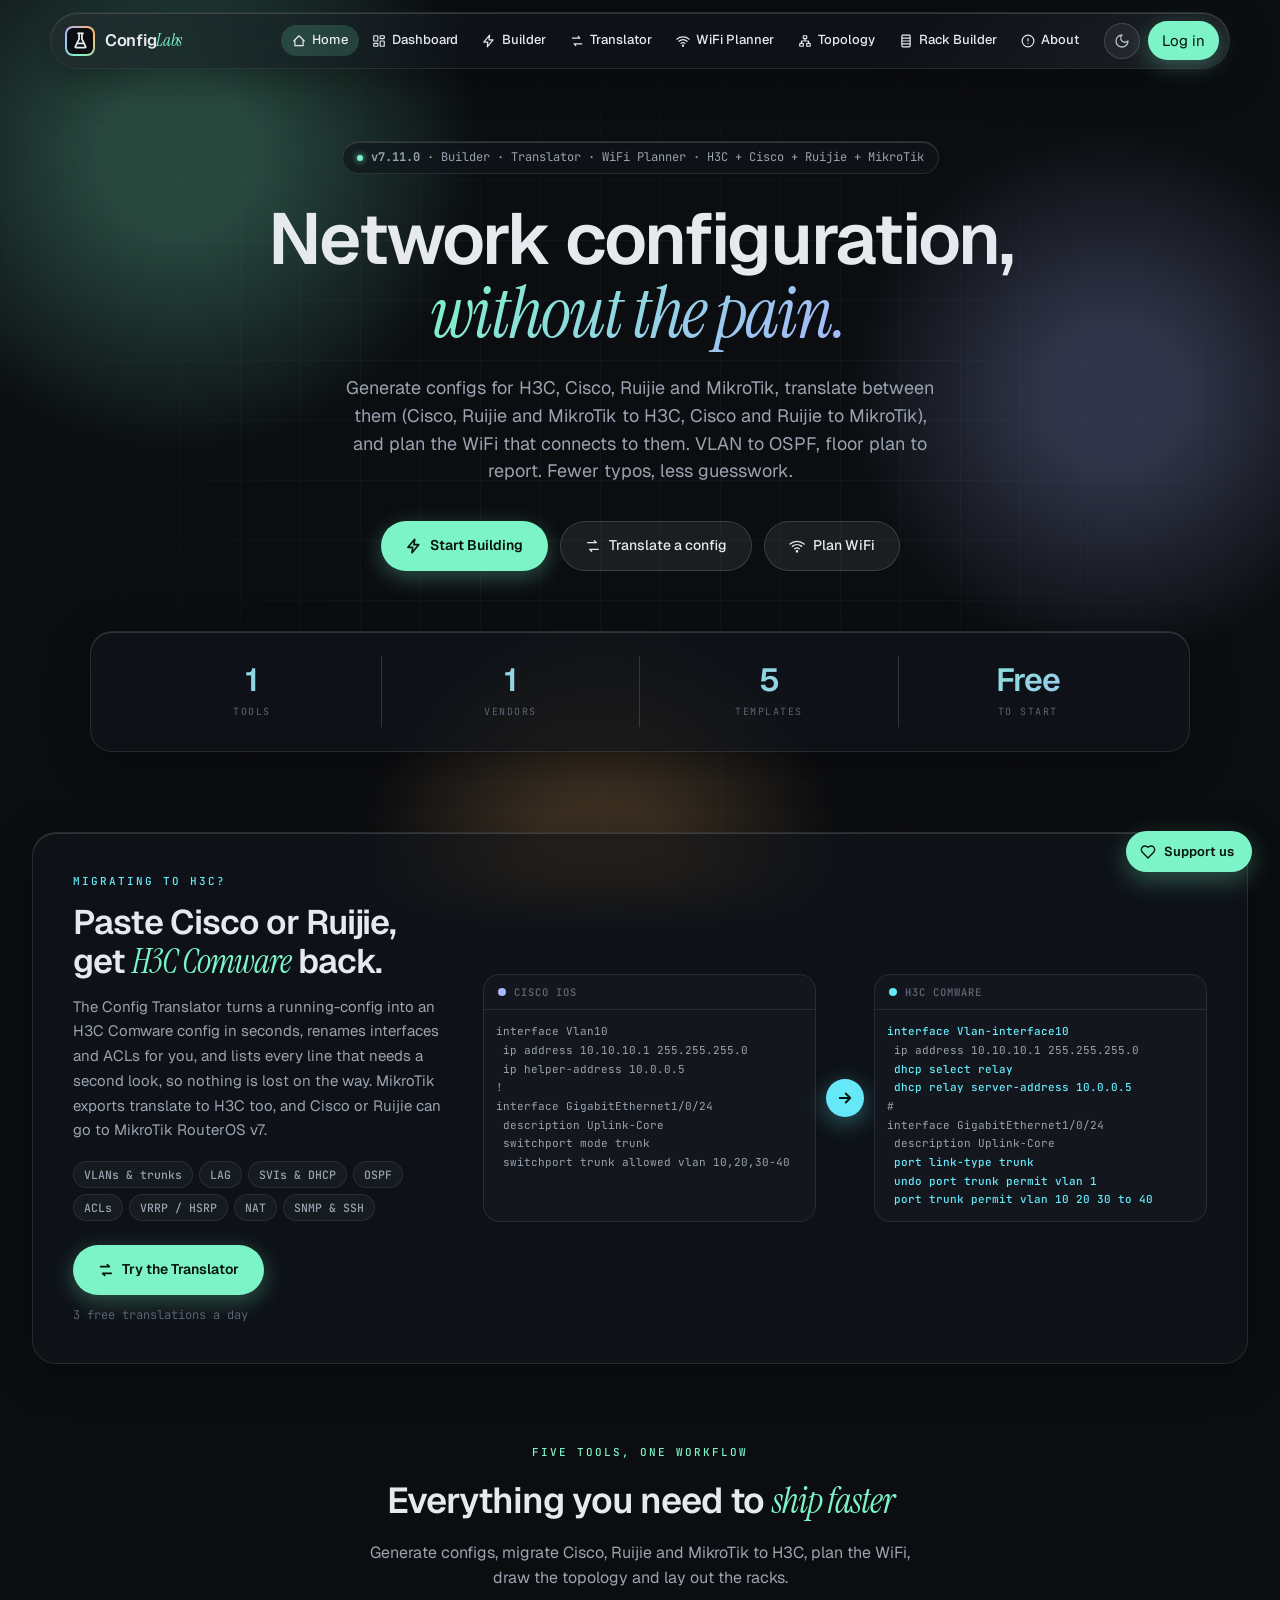
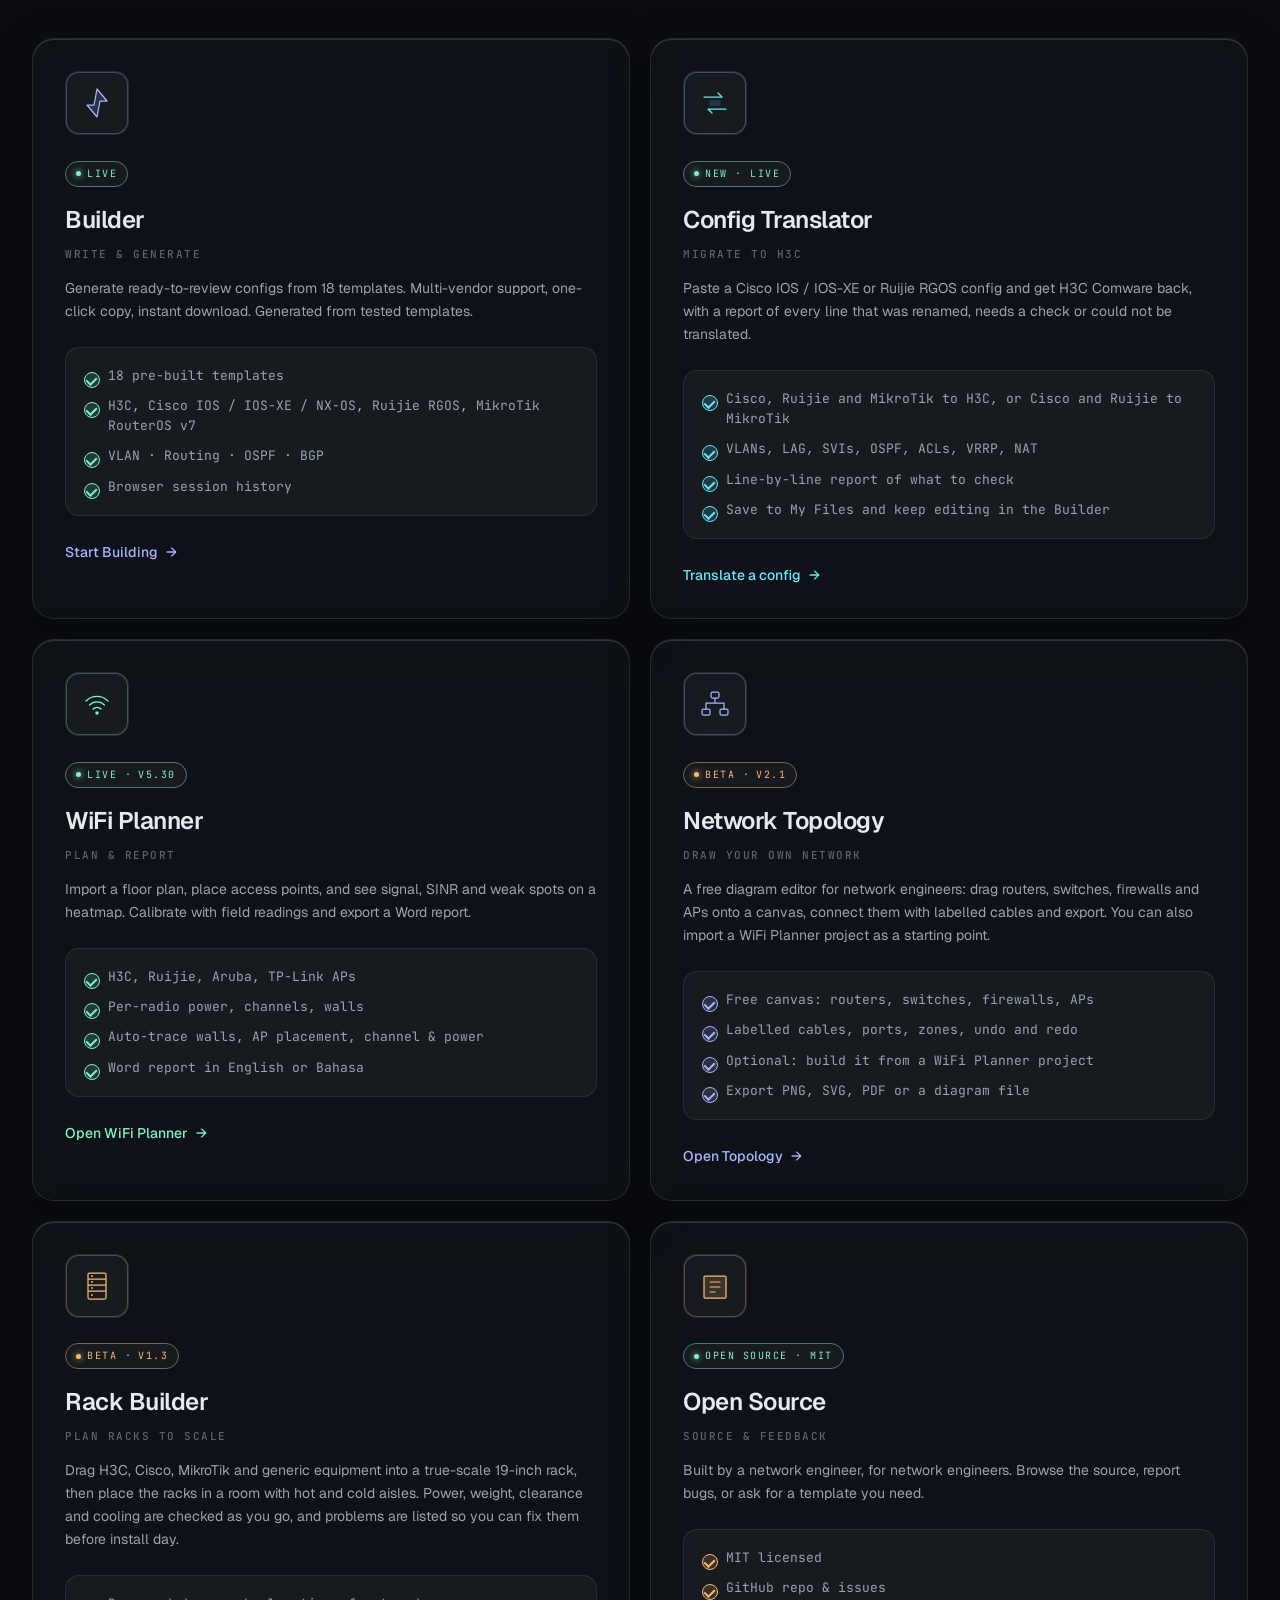
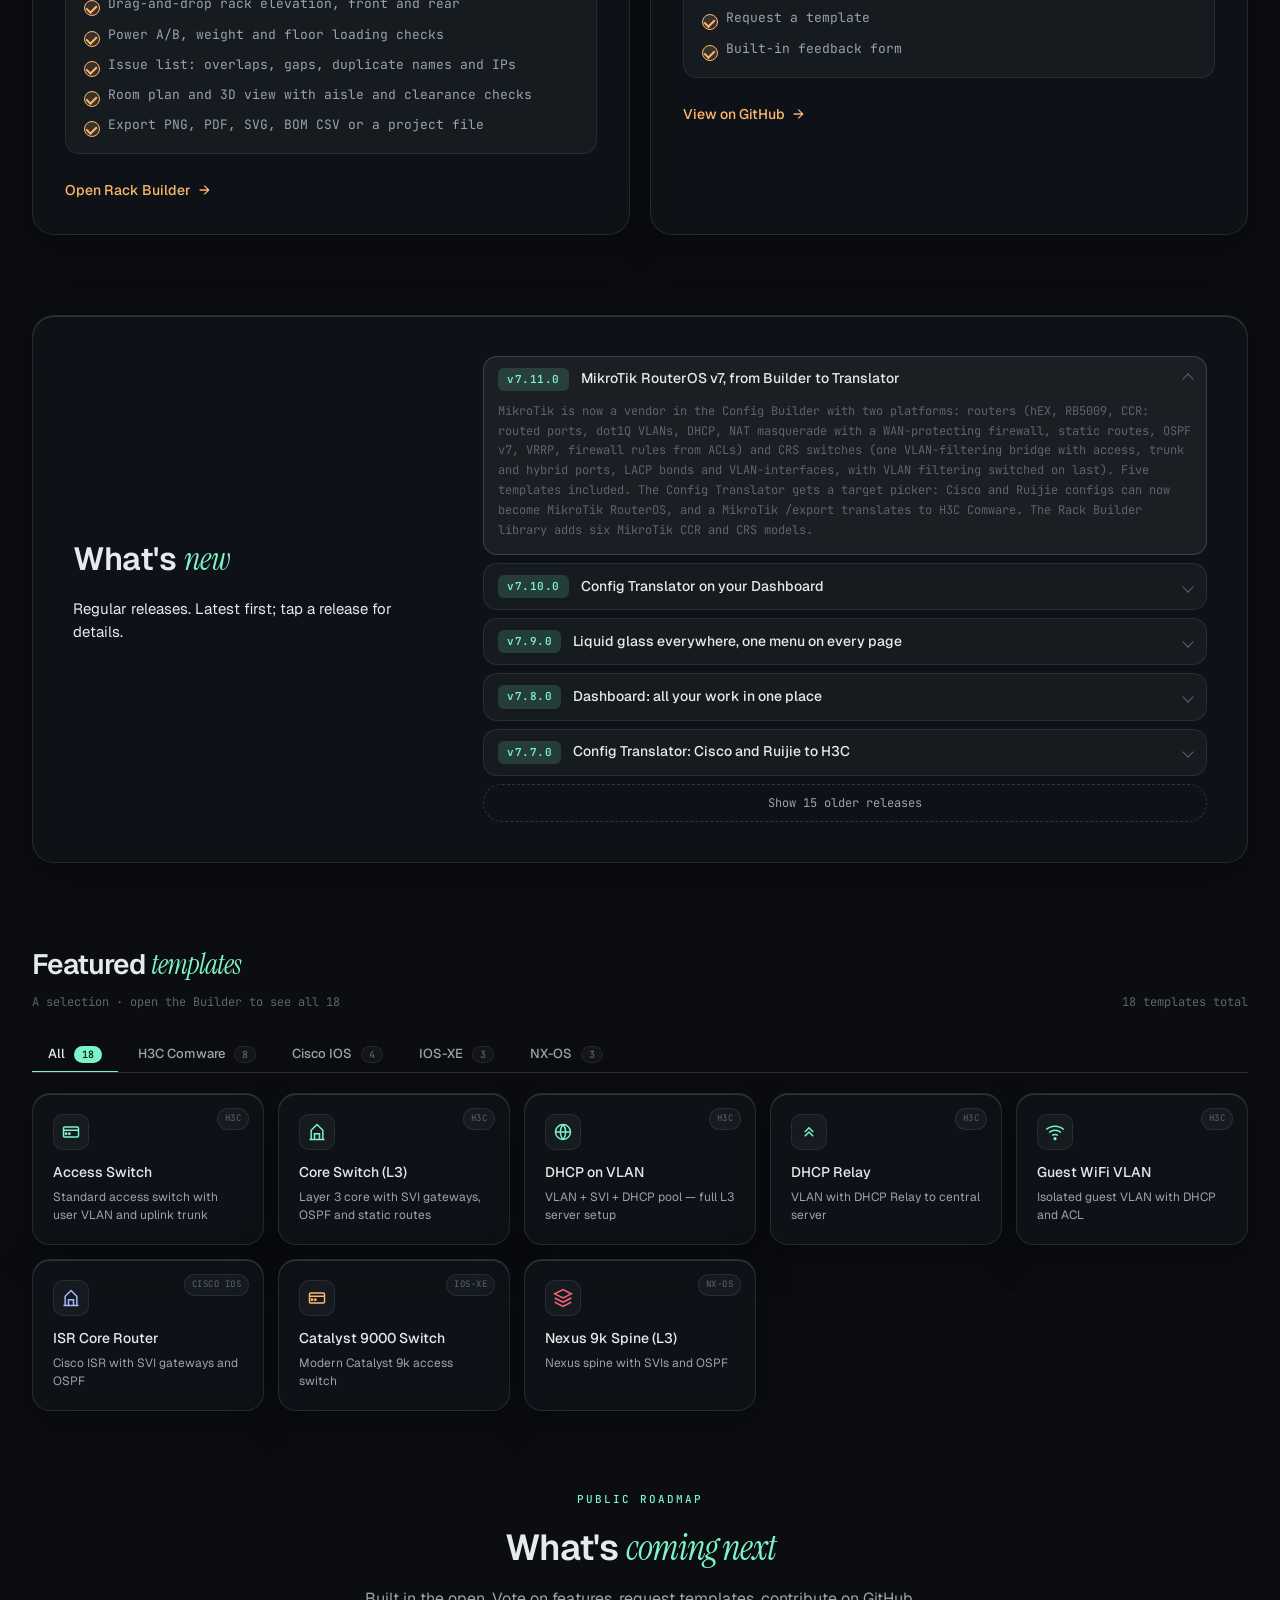
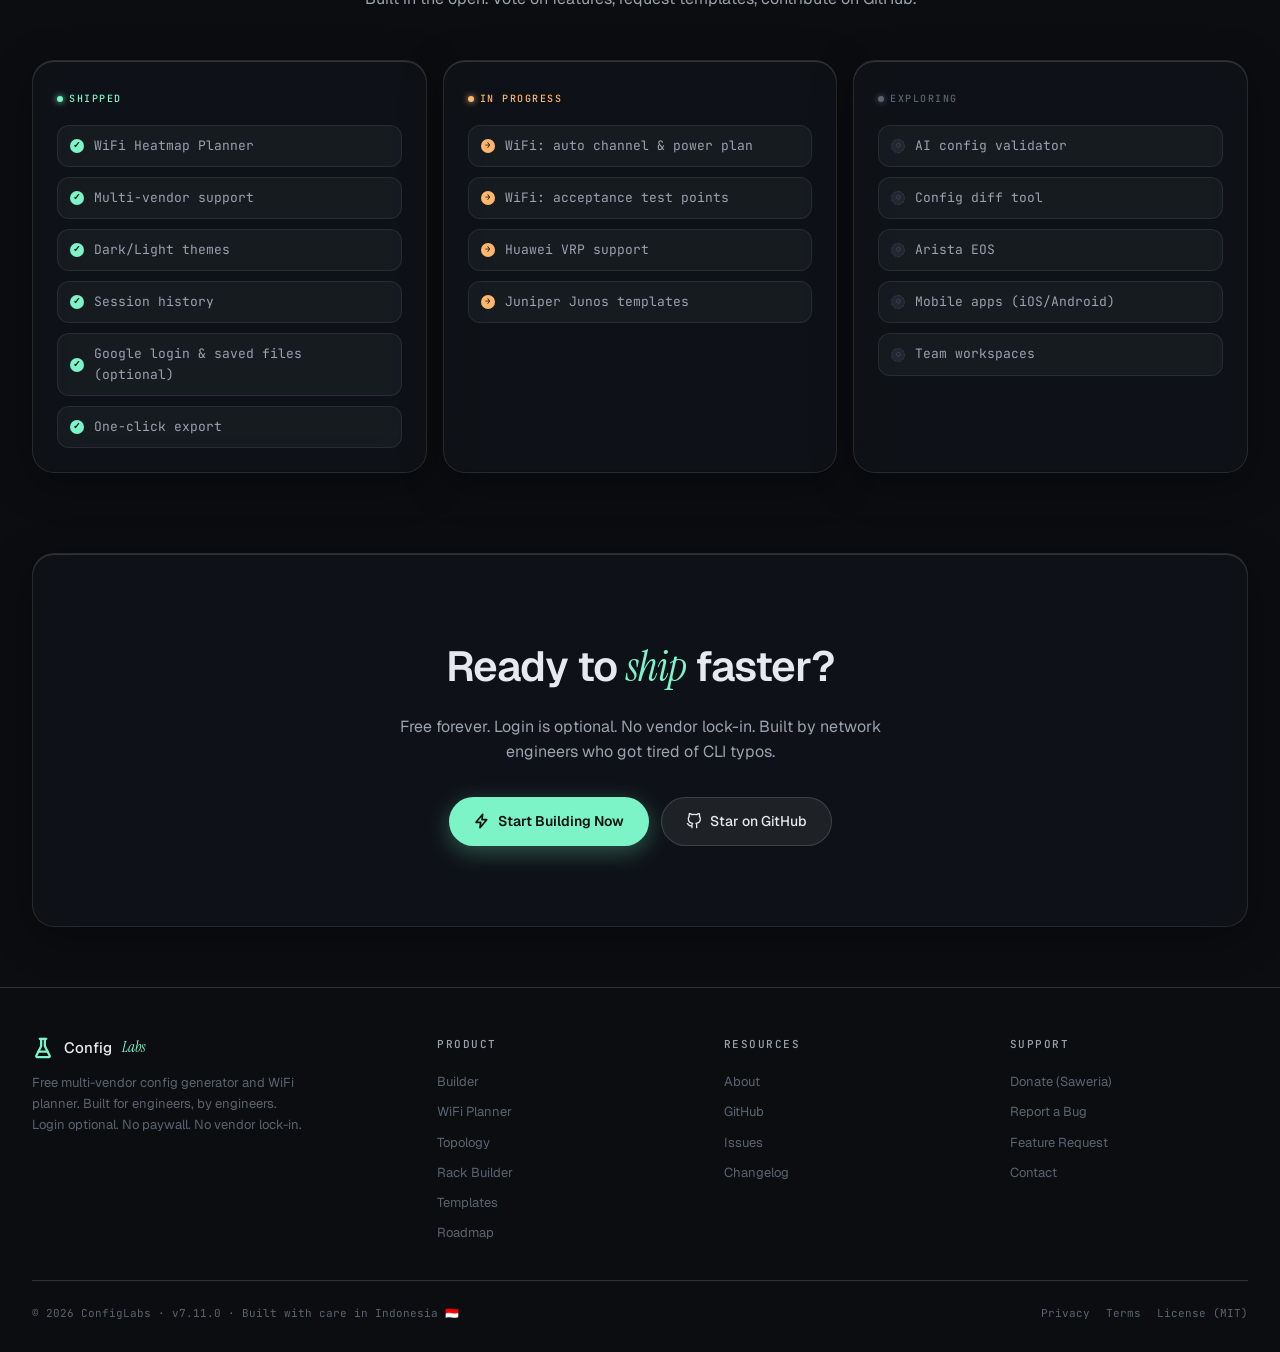
<file: index.html>
<!DOCTYPE html>
<html lang="en" data-theme="dark">
<head>
<meta charset="UTF-8"/>
<meta name="viewport" content="width=device-width, initial-scale=1.0"/>
<title>ConfigLabs — Network Config Generator, Cisco to H3C Translator &amp; WiFi Planner</title>
<meta name="description" content="Free network config generator for H3C Comware, Cisco, Ruijie and MikroTik RouterOS, a Cisco, Ruijie and MikroTik to H3C config translator (and Cisco to MikroTik), a WiFi heatmap planner, topology and rack tools. No login needed."/>
<meta name="keywords" content="H3C config generator, Cisco to H3C config converter, Cisco to H3C command translation, Ruijie to H3C, migrate Cisco to H3C Comware, Cisco IOS config, NX-OS config, Comware CLI, VLAN generator, OSPF config, WiFi heatmap planner, WiFi site survey, H3C access point"/>
<meta name="author" content="ConfigLabs"/>
<meta property="og:title" content="ConfigLabs — Network Config Generator, Cisco to H3C Translator &amp; WiFi Planner"/>
<meta property="og:description" content="Generate H3C, Cisco, Ruijie and MikroTik configs in seconds, translate Cisco, Ruijie and MikroTik configs to H3C Comware (or Cisco to MikroTik), and plan WiFi coverage with heatmaps and reports. Free to start."/>
<meta property="og:type" content="website"/>
<link rel="canonical" href="https://configlabs.online/"/>
<meta property="og:url" content="https://configlabs.online/"/>
<meta name="theme-color" content="#0b0d10"/>
<link rel="icon" type="image/x-icon" href="/favicon.ico"/>
<link rel="icon" type="image/png" sizes="32x32" href="/favicon-32.png"/>
<link rel="icon" type="image/png" sizes="16x16" href="/favicon-16.png"/>
<link rel="apple-touch-icon" sizes="180x180" href="/apple-touch-icon.png"/>
<link rel="icon" type="image/png" sizes="192x192" href="/android-chrome-192x192.png"/>
<link rel="manifest" href="/site.webmanifest"/>
<meta property="og:image" content="https://configlabs.online/og-image.png"/>
<meta property="og:image:width" content="1200"/><meta property="og:image:height" content="630"/>
<meta name="twitter:card" content="summary_large_image"/>
<meta name="twitter:image" content="https://configlabs.online/og-image.png"/>
<script type="application/ld+json">{"@context":"https://schema.org","@type":"WebApplication","name":"ConfigLabs","url":"https://configlabs.online","logo":"https://configlabs.online/favicon-512.png","description":"Free network configuration generator (H3C, Cisco) and WiFi heatmap planner.","applicationCategory":"DeveloperApplication","operatingSystem":"Web","offers":{"@type":"Offer","price":"0","priceCurrency":"USD"},"license":"https://opensource.org/licenses/MIT"}</script>
<link rel="stylesheet" href="/site.css"/>
<script src="/site.js" defer></script>
<link rel="preconnect" href="https://fonts.googleapis.com">
<link rel="preconnect" href="https://fonts.gstatic.com" crossorigin>
<link href="https://fonts.googleapis.com/css2?family=JetBrains+Mono:wght@400;500;700&family=Instrument+Serif:ital@0;1&family=Geist:wght@300;400;500;600;700&display=swap" rel="stylesheet">
<style>
:root{--tr:#67e8f9;
  --bg:#0b0d10;--bg-2:#111418;--surface:#15191f;--surface-2:#1b2027;
  --surface-hover:#222831;--border:#232a34;--border-strong:#2e3744;
  --text:#e6e9ee;--text-dim:#9aa3af;--text-muted:#5b6472;
  --accent:#7cf4c7;--accent-2:#a8b5ff;--accent-3:#ffb86b;
  --accent-cisco:#a8b5ff;--accent-h3c:#7cf4c7;
  --danger:#ff6478;--success:#7cf4c7;--warning:#ffc857;
  --glow:0 0 40px rgba(124,244,199,.15);
  --sans:'Geist',system-ui,sans-serif;
  --serif:'Instrument Serif',Georgia,serif;
  --mono:'JetBrains Mono',monospace;
  --radius:12px;--radius-lg:20px;
  --ease:cubic-bezier(.22,1,.36,1)
}
[data-theme="light"]{--tr:#0e7490;
  --bg:#f8f6f1;--bg-2:#fff;--surface:#fff;--surface-2:#f1ede3;
  --surface-hover:#ebe6d8;--border:#e4dfd0;--border-strong:#d0c9b5;
  --text:#1a1a1a;--text-dim:#5a5a5a;--text-muted:#8a8a8a;
  --accent:#0f766e;--accent-2:#4f46e5;--accent-3:#ea580c;
  --accent-cisco:#4f46e5;--accent-h3c:#0f766e;
  --glow:0 4px 20px rgba(15,118,110,.08)
}

*{box-sizing:border-box;margin:0;padding:0}
html,body{background:var(--bg);color:var(--text);font-family:var(--sans);font-size:15px;line-height:1.55;-webkit-font-smoothing:antialiased;overflow-x:hidden;transition:background .3s var(--ease),color .3s var(--ease)}
body::before{content:'';position:fixed;inset:0;background-image:linear-gradient(var(--border) 1px,transparent 1px),linear-gradient(90deg,var(--border) 1px,transparent 1px);background-size:60px 60px;mask-image:radial-gradient(ellipse at center,black 30%,transparent 80%);opacity:.3;pointer-events:none;z-index:0}

@keyframes pulse{0%,100%{opacity:1}50%{opacity:.4}}

/* LIQUID GLASS — panels and cards (tokens from /site.css) */
.stats-bar,.feature-card,.whats-new,.rm-col,.final-cta,.tpl,.modal,.auth-modal{background:var(--cl-glass);border:1px solid var(--cl-line);-webkit-backdrop-filter:blur(22px) saturate(170%);backdrop-filter:blur(22px) saturate(170%);box-shadow:inset 0 1px 0 var(--cl-rim),inset 0 -1px 0 rgba(0,0,0,.12),var(--cl-shadow)}
.tpl,.hero-tag{-webkit-backdrop-filter:blur(14px) saturate(150%);backdrop-filter:blur(14px) saturate(150%)}
@supports not ((backdrop-filter:blur(1px)) or (-webkit-backdrop-filter:blur(1px))){.stats-bar,.feature-card,.whats-new,.rm-col,.final-cta,.tpl,.modal,.auth-modal{background:var(--cl-glass-solid)}}
@media(max-width:640px){.stats-bar,.feature-card,.whats-new,.rm-col,.final-cta,.modal,.auth-modal{-webkit-backdrop-filter:blur(12px) saturate(150%);backdrop-filter:blur(12px) saturate(150%)}.tpl,.hero-tag{-webkit-backdrop-filter:blur(10px) saturate(140%);backdrop-filter:blur(10px) saturate(140%)}}

/* HERO */
.hero{text-align:center;padding:72px 32px 60px;position:relative;z-index:1}
.hero-tag{display:inline-flex;align-items:center;gap:8px;padding:6px 14px;border-radius:999px;background:var(--cl-glass);border:1px solid var(--cl-line);box-shadow:inset 0 1px 0 var(--cl-rim);font-size:12px;color:var(--text-dim);font-family:var(--mono);margin-bottom:28px;animation:fadeUp .6s var(--ease) both}
.hero-tag .live{width:6px;height:6px;border-radius:50%;background:var(--accent);box-shadow:0 0 6px var(--accent);animation:pulse 2s infinite}
.hero h1{font-size:clamp(40px,6vw,72px);line-height:1.02;letter-spacing:-2px;font-weight:600;margin-bottom:24px;animation:fadeUp .7s var(--ease) .1s both}
.hero h1 .serif{font-family:var(--serif);font-style:italic;font-weight:400;background:linear-gradient(135deg,var(--accent),var(--accent-2));-webkit-background-clip:text;background-clip:text;-webkit-text-fill-color:transparent;padding-right:4px}
.hero p{color:var(--text-dim);font-size:18px;max-width:600px;margin:0 auto 36px;animation:fadeUp .7s var(--ease) .2s both}
.hero-cta-row{display:flex;gap:12px;justify-content:center;flex-wrap:wrap;animation:fadeUp .7s var(--ease) .3s both}
.btn-primary{padding:13px 24px;background:var(--cl-accent);color:var(--cl-on-accent);border:1px solid transparent;border-radius:999px;font-weight:600;font-size:14px;cursor:pointer;text-decoration:none;display:inline-flex;align-items:center;gap:8px;transition:transform .2s var(--ease),filter .2s;font-family:var(--sans);box-shadow:0 6px 22px color-mix(in srgb,var(--cl-accent) 30%,transparent)}
.btn-primary:hover{transform:translateY(-2px);filter:brightness(1.06)}
.btn-secondary{padding:13px 24px;background:color-mix(in srgb,var(--text) 7%,transparent);color:var(--text);border:1px solid var(--cl-line-2);border-radius:999px;font-weight:500;font-size:14px;cursor:pointer;text-decoration:none;display:inline-flex;align-items:center;gap:8px;transition:all .2s var(--ease);font-family:var(--sans);-webkit-backdrop-filter:blur(14px) saturate(150%);backdrop-filter:blur(14px) saturate(150%)}
.btn-secondary:hover{background:color-mix(in srgb,var(--text) 12%,transparent);border-color:var(--accent)}
@keyframes fadeUp{from{opacity:0;transform:translateY(16px)}to{opacity:1;transform:translateY(0)}}

/* STATS */
.stats-bar{max-width:1100px;width:calc(100% - 32px);margin:0 auto 80px;padding:24px 32px;border-radius:22px;display:grid;grid-template-columns:repeat(4,1fr);gap:0;position:relative;z-index:1;animation:fadeUp .7s var(--ease) .4s both}
.stat-item{text-align:center;padding:8px 16px;border-right:1px solid var(--cl-line-2)}
.stat-item:last-child{border-right:none}
.stat-num{font-size:32px;font-weight:600;letter-spacing:-1px;background:linear-gradient(135deg,var(--accent),var(--accent-2));-webkit-background-clip:text;background-clip:text;-webkit-text-fill-color:transparent;line-height:1}
.stat-label{font-family:var(--mono);font-size:10px;color:var(--text-muted);text-transform:uppercase;letter-spacing:1.5px;margin-top:8px}
@media(max-width:768px){.stats-bar{grid-template-columns:repeat(2,1fr);gap:16px;margin-bottom:56px;padding:20px}.stat-item{border-right:none;border-bottom:1px solid var(--cl-line-2);padding-bottom:16px}.stat-item:nth-child(3),.stat-item:nth-child(4){border-bottom:none}}

/* TRANSLATOR SPOTLIGHT */
.tr-spot{display:grid;grid-template-columns:minmax(0,.75fr) minmax(0,1.45fr);gap:36px;align-items:center;padding:40px;border-radius:24px;margin-bottom:80px;position:relative;z-index:1;
  background:var(--cl-glass);border:1px solid var(--cl-line);-webkit-backdrop-filter:blur(22px) saturate(170%);backdrop-filter:blur(22px) saturate(170%);box-shadow:inset 0 1px 0 var(--cl-rim),var(--cl-shadow)}
.tr-spot .eyebrow{font-family:var(--mono);font-size:11px;color:var(--tr);text-transform:uppercase;letter-spacing:2px;margin-bottom:12px;font-weight:500}
.tr-spot h2{font-size:34px;font-weight:600;letter-spacing:-1px;line-height:1.15;margin-bottom:14px}
.tr-spot h2 em{font-family:var(--serif);font-style:italic;color:var(--accent);font-weight:400}
.tr-spot p{color:var(--text-dim);font-size:15px;line-height:1.65;margin-bottom:18px}
.tr-tags{display:flex;flex-wrap:wrap;gap:6px;margin-bottom:24px}
.tr-free{font:12px var(--mono);color:var(--text-muted);align-self:center}
.tr-tags span{font:500 11.5px var(--mono);padding:5px 10px;border-radius:999px;background:var(--cl-item);border:1px solid var(--cl-item-line);color:var(--text-dim)}
.tr-spot .hero-cta-row{justify-content:flex-start;margin:0}
.tr-demo{display:grid;grid-template-columns:minmax(0,1fr) auto minmax(0,1fr);gap:10px;align-items:center}
.tr-code{border-radius:16px;background:var(--cl-solid);border:1px solid var(--cl-solid-line);overflow:hidden;min-width:0;align-self:stretch}
.tr-code .hd{display:flex;align-items:center;gap:8px;padding:10px 14px;border-bottom:1px solid var(--cl-solid-line);font:600 10.5px var(--mono);letter-spacing:1px;text-transform:uppercase;color:var(--text-muted)}
.tr-code .hd i{width:8px;height:8px;border-radius:50%;background:var(--c)}
.tr-code pre{margin:0;padding:12px 12px;font:11px/1.7 var(--mono);color:var(--text-dim);overflow-x:auto;white-space:pre}
.tr-code pre b{color:var(--tr);font-weight:500}
.tr-arrow{width:38px;height:38px;border-radius:50%;display:grid;place-items:center;background:var(--tr);color:#06130e;box-shadow:0 6px 22px color-mix(in srgb,var(--tr) 35%,transparent)}
[data-theme="light"] .tr-arrow{color:#fff}
@media(max-width:1000px){.tr-spot{grid-template-columns:1fr;padding:28px;gap:28px}}
@media(max-width:700px){.tr-demo{grid-template-columns:1fr}.tr-arrow{transform:rotate(90deg);justify-self:center}.tr-spot h2{font-size:28px}.tr-spot{padding:22px}}
.feature-card.translator:hover{border-color:var(--tr)}
.feature-card.translator .feature-icon{box-shadow:inset 0 0 0 1px color-mix(in srgb,var(--tr) 30%,transparent)}
.feature-card.translator .feature-cta{color:var(--tr)}
.feature-card.translator .feature-benefits li::before{background:color-mix(in srgb,var(--tr) 15%,transparent);border-color:var(--tr)}
.feature-card.translator .feature-benefits li::after{border-color:var(--tr)}

/* FEATURES */
.container{position:relative;z-index:1;max-width:1280px;margin:0 auto;padding:0 32px}
.section-head-center{text-align:center;margin-bottom:48px}
.section-head-center .eyebrow{font-family:var(--mono);font-size:11px;color:var(--accent);text-transform:uppercase;letter-spacing:2px;margin-bottom:12px;font-weight:500}
.section-head-center h2{font-size:36px;font-weight:600;letter-spacing:-1px;margin-bottom:12px}
.section-head-center h2 em{font-family:var(--serif);font-style:italic;color:var(--accent);font-weight:400}
.section-head-center p{color:var(--text-dim);font-size:16px;max-width:560px;margin:0 auto}

.features-grid{display:grid;grid-template-columns:repeat(2,1fr);gap:20px;margin-bottom:80px}
@media(max-width:640px){.features-grid{grid-template-columns:1fr}}

.feature-card{border-radius:22px;padding:32px;transition:all .4s var(--ease);position:relative;overflow:hidden;opacity:0;transform:translateY(20px);animation:fadeCard .8s var(--ease) forwards;text-decoration:none;color:inherit;display:block}
.feature-card:nth-child(1){animation-delay:.5s}
.feature-card:nth-child(2){animation-delay:.6s}
.feature-card:nth-child(3){animation-delay:.7s}
@keyframes fadeCard{to{opacity:1;transform:translateY(0)}}

.feature-card:hover{transform:translateY(-6px);background:var(--cl-glass-strong);box-shadow:inset 0 1px 0 var(--cl-rim),0 20px 60px rgba(0,0,0,.4)}
[data-theme="light"] .feature-card:hover{box-shadow:inset 0 1px 0 var(--cl-rim),0 20px 50px rgba(60,50,20,.16)}
.feature-card.builder:hover{border-color:var(--accent-2)}
.feature-card.wifi:hover{border-color:var(--accent)}
.feature-card.rack:hover{border-color:var(--accent-3)}
.feature-card.rack .feature-icon{box-shadow:inset 0 0 0 1px color-mix(in srgb,var(--accent-3) 30%,transparent)}
.feature-card.rack .feature-cta{color:var(--accent-3)}
.feature-card.rack .feature-benefits li::before{background:color-mix(in srgb,var(--accent-3) 15%,transparent);border-color:var(--accent-3)}
.feature-card.rack .feature-benefits li::after{border-color:var(--accent-3)}
.feature-card.topo:hover{border-color:var(--accent-2)}
.feature-card.topo .feature-icon{box-shadow:inset 0 0 0 1px color-mix(in srgb,var(--accent-2) 30%,transparent)}
.feature-card.topo .feature-cta{color:var(--accent-2)}
.feature-card.topo .feature-benefits li::before{background:color-mix(in srgb,var(--accent-2) 15%,transparent);border-color:var(--accent-2)}
.feature-card.topo .feature-benefits li::after{border-color:var(--accent-2)}
.feature-card.about:hover{border-color:var(--accent-3)}
.feature-card:hover .feature-icon{transform:scale(1.1) rotate(-5deg)}
.feature-card:hover .feature-cta::after{transform:translateX(4px)}

.feature-icon{width:64px;height:64px;border-radius:14px;background:var(--cl-item);border:1px solid var(--cl-item-line);display:flex;align-items:center;justify-content:center;margin-bottom:24px;transition:transform .4s var(--ease);position:relative}
.feature-card.builder .feature-icon{box-shadow:inset 0 0 0 1px color-mix(in srgb,var(--accent-2) 30%,transparent)}
.feature-card.wifi .feature-icon{box-shadow:inset 0 0 0 1px color-mix(in srgb,var(--accent) 30%,transparent)}
.feature-card.about .feature-icon{box-shadow:inset 0 0 0 1px color-mix(in srgb,var(--accent-3) 30%,transparent)}
.feature-icon svg{width:32px;height:32px}

.feature-status{display:inline-flex;align-items:center;gap:6px;font-family:var(--mono);font-size:10px;text-transform:uppercase;letter-spacing:1.5px;padding:4px 10px;border-radius:999px;background:var(--cl-item);border:1px solid var(--cl-item-line);margin-bottom:14px}
.feature-status.live{color:var(--accent);border-color:color-mix(in srgb,var(--accent) 40%,var(--border))}
.feature-status.beta{color:var(--accent-3);border-color:color-mix(in srgb,var(--accent-3) 40%,var(--border))}
.feature-status .dot{width:5px;height:5px;border-radius:50%;background:currentColor;box-shadow:0 0 6px currentColor}

.feature-card h2{font-size:24px;font-weight:600;letter-spacing:-.5px;margin-bottom:8px}
.feature-card .subtitle{color:var(--text-muted);font-size:11px;font-family:var(--mono);font-weight:500;margin-bottom:14px;text-transform:uppercase;letter-spacing:1.5px}
.feature-card>p{color:var(--text-dim);font-size:14px;margin-bottom:24px;line-height:1.65}

.feature-benefits{list-style:none;margin:0 0 24px;padding:18px;background:var(--cl-item);border:1px solid var(--cl-item-line);border-radius:14px}
.feature-benefits li{font-size:13px;color:var(--text-dim);margin-bottom:10px;padding-left:24px;position:relative;font-family:var(--mono)}
.feature-benefits li:last-child{margin-bottom:0}
.feature-benefits li::before{content:'';position:absolute;left:0;top:6px;width:14px;height:14px;border-radius:50%;background:color-mix(in srgb,var(--accent) 15%,transparent);border:1px solid var(--accent)}
.feature-benefits li::after{content:'';position:absolute;left:4px;top:9px;width:5px;height:8px;border:solid var(--accent);border-width:0 2px 2px 0;transform:rotate(45deg)}
.feature-card.about .feature-benefits li::before{background:color-mix(in srgb,var(--accent-3) 15%,transparent);border-color:var(--accent-3)}
.feature-card.about .feature-benefits li::after{border-color:var(--accent-3)}

.feature-cta{display:inline-flex;align-items:center;gap:8px;color:var(--accent-2);font-weight:500;font-size:14px;text-decoration:none;transition:transform .3s var(--ease)}
.feature-card.wifi .feature-cta{color:var(--accent)}
.feature-card.about .feature-cta{color:var(--accent-3)}
.feature-cta::after{content:'→';transition:transform .3s var(--ease)}

/* WHAT'S NEW */
.whats-new{border-radius:22px;padding:40px;margin-bottom:80px;position:relative;overflow:hidden}
.whats-new-grid{display:grid;grid-template-columns:1fr 2fr;gap:48px;align-items:center;position:relative;z-index:1}
@media(max-width:768px){.whats-new-grid{grid-template-columns:1fr;gap:24px}}
.whats-new h3{font-size:32px;font-weight:600;letter-spacing:-.5px;margin-bottom:12px}
.whats-new h3 em{font-family:var(--serif);font-style:italic;color:var(--accent);font-weight:400}
.whats-new>div>p{color:var(--text-dim);font-size:14px;line-height:1.7}
.changelog{display:flex;flex-direction:column;gap:8px}
/* changelog rows: page's own .cl-item (overrides the shared .cl-item in /site.css; same name, its own look) */
.changelog .cl-item{background:var(--cl-item);border:1px solid var(--cl-item-line);border-radius:14px;transition:border-color .2s var(--ease),background .2s var(--ease)}
.changelog .cl-item:hover,.changelog .cl-item[open]{border-color:var(--cl-line-2);background:color-mix(in srgb,var(--text) 6%,transparent)}
[data-theme="light"] .changelog .cl-item:hover,[data-theme="light"] .changelog .cl-item[open]{background:rgba(255,255,255,.8)}
.cl-item summary{display:flex;align-items:center;gap:12px;padding:11px 14px;cursor:pointer;list-style:none}
.cl-item summary::-webkit-details-marker,.cl-more>summary::-webkit-details-marker{display:none}
.cl-item summary::after{content:'';margin-left:auto;width:7px;height:7px;border-right:1.5px solid var(--text-muted);border-bottom:1.5px solid var(--text-muted);transform:rotate(45deg);transition:transform .2s var(--ease);flex-shrink:0}
.cl-item[open] summary::after{transform:rotate(-135deg)}
.cl-version{font-family:var(--mono);font-size:11px;font-weight:600;padding:3px 9px;border-radius:6px;background:color-mix(in srgb,var(--accent) 15%,transparent);color:var(--accent);flex-shrink:0;letter-spacing:.5px}
.cl-item h4{font-size:14px;font-weight:500;margin:0;min-width:0}
.cl-item p{font-size:12px;line-height:1.65;color:var(--text-muted);font-family:var(--mono);padding:0 14px 14px}
.cl-more>summary{display:block;text-align:center;padding:9px;border:1px dashed var(--cl-line-2);border-radius:999px;cursor:pointer;list-style:none;font-family:var(--mono);font-size:12px;color:var(--text-dim);transition:all .2s var(--ease)}
.cl-more>summary:hover{border-color:var(--accent);color:var(--accent)}
.cl-more .cl-more-close,.cl-more[open] .cl-more-open{display:none}
.cl-more[open] .cl-more-close{display:inline}
.cl-older{display:flex;flex-direction:column;gap:8px;margin-top:8px}
@media(max-width:640px){.whats-new{padding:22px 14px;margin-bottom:56px}.whats-new h3{font-size:26px}.cl-item summary{padding:10px 12px;gap:8px}.cl-item h4{font-size:13px;line-height:1.35}.cl-version{font-size:10px;padding:3px 7px}.cl-item p{padding:0 12px 12px}}

/* TEMPLATES */
.templates-section{margin-bottom:80px}
.section-head{display:flex;align-items:flex-end;justify-content:space-between;margin-bottom:24px;flex-wrap:wrap;gap:16px}
.section-head h2{font-size:28px;font-weight:600;letter-spacing:-1px}
.section-head h2 em{font-family:var(--serif);font-style:italic;color:var(--accent);font-weight:400}
.section-head .meta{font-family:var(--mono);font-size:12px;color:var(--text-muted)}
.tpl-tabs{display:flex;gap:4px;margin-bottom:20px;border-bottom:1px solid var(--cl-line-2);overflow-x:auto;scrollbar-width:none}
.tpl-tabs::-webkit-scrollbar{display:none}
.tpl-tab{padding:10px 16px;background:transparent;border:none;color:var(--text-dim);font-family:var(--sans);font-size:13px;font-weight:500;cursor:pointer;border-radius:8px 8px 0 0;transition:all .2s;white-space:nowrap;position:relative}
.tpl-tab:hover{color:var(--text)}
.tpl-tab.active{color:var(--text)}
.tpl-tab.active::after{content:'';position:absolute;bottom:-1px;left:0;right:0;height:2px;background:var(--accent)}
.tpl-tab .count{font-family:var(--mono);font-size:10px;padding:1px 7px;border-radius:99px;background:var(--cl-item);color:var(--text-muted);margin-left:6px;border:1px solid var(--cl-item-line)}
.tpl-tab.active .count{background:var(--cl-accent);color:var(--cl-on-accent);border-color:transparent}

.templates-grid{display:grid;grid-template-columns:repeat(auto-fill,minmax(220px,1fr));gap:14px}
.tpl{border-radius:18px;padding:20px;cursor:pointer;transition:all .2s var(--ease);position:relative;overflow:hidden;text-decoration:none;color:inherit;display:block}
.tpl:hover{border-color:var(--accent);transform:translateY(-3px);background:var(--cl-glass-strong)}
.tpl-icon{width:36px;height:36px;border-radius:10px;background:var(--cl-item);border:1px solid var(--cl-item-line);display:flex;align-items:center;justify-content:center;margin-bottom:12px}
.tpl-icon svg{width:20px;height:20px}
.tpl-name{font-weight:500;font-size:14px;margin-bottom:4px}
.tpl-desc{font-size:12px;color:var(--text-dim);line-height:1.5}
.tpl-vendor-tag{position:absolute;top:14px;right:14px;font-family:var(--mono);font-size:9px;padding:3px 7px;border-radius:99px;background:var(--cl-item);color:var(--text-muted);letter-spacing:.5px;text-transform:uppercase;border:1px solid var(--cl-item-line)}

/* ROADMAP */
.roadmap{margin-bottom:80px}
.roadmap-grid{display:grid;grid-template-columns:repeat(3,1fr);gap:16px}
@media(max-width:768px){.roadmap-grid{grid-template-columns:1fr}}
.rm-col{border-radius:22px;padding:24px}
.rm-status{display:inline-flex;align-items:center;gap:6px;font-family:var(--mono);font-size:10px;text-transform:uppercase;letter-spacing:1.5px;margin-bottom:18px;font-weight:500}
.rm-status.shipped{color:var(--accent)}
.rm-status.progress{color:var(--accent-3)}
.rm-status.exploring{color:var(--text-muted)}
.rm-status .dot{width:6px;height:6px;border-radius:50%;background:currentColor;box-shadow:0 0 6px currentColor}
.rm-list{display:flex;flex-direction:column;gap:10px}
.rm-item{font-size:13px;color:var(--text-dim);padding:10px 12px;background:var(--cl-item);border:1px solid var(--cl-item-line);border-radius:12px;display:flex;align-items:center;gap:10px;font-family:var(--mono)}
.rm-item .check{width:14px;height:14px;border-radius:50%;flex-shrink:0;display:flex;align-items:center;justify-content:center;font-size:9px;font-weight:700}
.rm-col.shipped .rm-item .check{background:var(--accent);color:var(--bg)}
.rm-col.progress .rm-item .check{background:var(--accent-3);color:var(--bg)}
.rm-col.exploring .rm-item .check{background:var(--surface-hover);color:var(--text-muted);border:1px dashed var(--border-strong)}

/* FINAL CTA */
.final-cta{text-align:center;padding:80px 32px;border-radius:22px;margin-bottom:60px;position:relative;overflow:hidden}
.final-cta h2{font-size:42px;font-weight:600;letter-spacing:-1px;margin-bottom:16px;position:relative}
.final-cta h2 em{font-family:var(--serif);font-style:italic;color:var(--accent);font-weight:400}
.final-cta p{color:var(--text-dim);font-size:16px;margin-bottom:32px;max-width:520px;margin-left:auto;margin-right:auto;position:relative}
.final-cta .hero-cta-row{position:relative}

/* FOOTER */
footer{padding:48px 32px 30px;border-top:1px solid var(--cl-line-2);position:relative;z-index:1}
.footer-grid{max-width:1280px;margin:0 auto;display:grid;grid-template-columns:1.5fr 1fr 1fr 1fr;gap:48px;margin-bottom:32px}
@media(max-width:768px){.footer-grid{grid-template-columns:1fr 1fr}}
.footer-col h4{font-family:var(--mono);font-size:11px;color:var(--text-dim);text-transform:uppercase;letter-spacing:1.5px;margin-bottom:14px;font-weight:500}
.footer-col a{display:block;color:var(--text-muted);text-decoration:none;font-size:13px;padding:5px 0;transition:color .15s;cursor:pointer}
.footer-col a:hover{color:var(--accent)}
.footer-brand-block{font-size:15px;color:var(--text);margin-bottom:12px;font-weight:500;display:flex;align-items:center;gap:10px}
.footer-brand-block em{font-family:var(--serif);font-style:italic;color:var(--accent);font-weight:400}
.footer-tagline{color:var(--text-muted);font-size:13px;line-height:1.65;margin-bottom:14px;max-width:280px}
.legal{max-width:1280px;margin:0 auto;border-top:1px solid var(--cl-line-2);padding-top:24px;display:flex;justify-content:space-between;align-items:center;flex-wrap:wrap;gap:16px;font-size:11px;color:var(--text-muted);font-family:var(--mono)}
.legal-links{display:flex;gap:16px}
.legal-links a{color:var(--text-muted);text-decoration:none;transition:color .15s}
.legal-links a:hover{color:var(--accent)}

/* MODAL */
.modal-overlay{position:fixed;inset:0;background:rgba(0,0,0,.55);backdrop-filter:blur(8px);z-index:1100;opacity:0;pointer-events:none;transition:opacity .25s;display:grid;place-items:center;padding:20px}
.modal-overlay.show{opacity:1;pointer-events:auto}
.modal{background:var(--cl-glass-strong);border-radius:22px;padding:28px;max-width:500px;width:100%;transform:translateY(20px);transition:transform .25s var(--ease);max-height:90vh;overflow-y:auto}
.modal-overlay.show .modal{transform:translateY(0)}
.modal h2{font-size:24px;font-weight:600;letter-spacing:-.5px;margin-bottom:8px}
.modal h2 em{font-family:var(--serif);font-style:italic;color:var(--accent);font-weight:400}
.modal p{color:var(--text-dim);font-size:14px;line-height:1.6}
.modal-actions{display:flex;gap:10px;justify-content:flex-end;margin-top:20px;flex-wrap:wrap}
.btn{padding:10px 18px;border-radius:999px;font-size:13px;font-weight:500;cursor:pointer;border:none;font-family:var(--sans);text-decoration:none;display:inline-flex;align-items:center;gap:8px;transition:all .2s var(--ease)}
.btn.btn-primary{background:var(--cl-accent);color:var(--cl-on-accent)}
.btn.btn-primary:hover{filter:brightness(1.06);transform:translateY(-1px)}
.btn.btn-secondary{padding:10px 18px;background:color-mix(in srgb,var(--text) 7%,transparent);color:var(--text);border:1px solid var(--cl-line-2)}
.btn.btn-secondary:hover{background:color-mix(in srgb,var(--text) 12%,transparent)}
.support-hero{font-size:56px;text-align:center;margin-bottom:12px;line-height:1}
.support-reasons{background:var(--cl-item);border:1px solid var(--cl-item-line);border-radius:14px;padding:16px 18px;margin:16px 0 24px}
.support-reasons h4{font-family:var(--mono);font-size:11px;color:var(--text-dim);margin-bottom:12px;letter-spacing:1.5px;text-transform:uppercase;font-weight:500}
.support-reasons li{color:var(--text-dim);font-size:13px;padding:4px 0;list-style:none;display:flex;align-items:center;gap:10px}
.support-reasons li::before{content:'✓';color:var(--accent);font-weight:700;font-size:12px}
.btn-saweria{width:100%;padding:14px;background:var(--cl-accent);color:var(--cl-on-accent);border:none;border-radius:999px;font-size:15px;font-weight:600;cursor:pointer;display:flex;align-items:center;justify-content:center;gap:10px;text-decoration:none;transition:filter .15s}
.btn-saweria:hover{filter:brightness(1.05)}
.saweria-pill{background:var(--cl-on-accent);color:var(--cl-accent);padding:2px 8px;border-radius:5px;font-size:10px;font-weight:800;font-family:var(--mono);letter-spacing:1px}

/* Support FAB */
.support-fab{position:fixed;bottom:28px;right:28px;z-index:90;padding:12px 18px 12px 14px;border-radius:999px;background:var(--cl-accent);color:var(--cl-on-accent);font-family:var(--sans);font-size:13px;font-weight:600;border:none;cursor:pointer;display:inline-flex;align-items:center;gap:8px;box-shadow:0 8px 24px color-mix(in srgb,var(--cl-accent) 30%,transparent),0 2px 8px rgba(0,0,0,.3);transition:transform .2s var(--ease),box-shadow .2s;animation:fabIn .6s var(--ease) 1s both;text-decoration:none}
.support-fab:hover{transform:translateY(-2px) scale(1.03);box-shadow:0 12px 32px rgba(124,244,199,.4)}
@keyframes fabIn{from{opacity:0;transform:translateY(20px) scale(.8)}to{opacity:1;transform:translateY(0) scale(1)}}

::-webkit-scrollbar{width:8px;height:8px}
::-webkit-scrollbar-track{background:transparent}
::-webkit-scrollbar-thumb{background:var(--border-strong);border-radius:4px}
::-webkit-scrollbar-thumb:hover{background:var(--text-muted)}
/* ── LOGIN MODAL ─────────────────────────────────────────── */
.auth-modal-overlay{position:fixed;inset:0;background:rgba(0,0,0,.6);backdrop-filter:blur(8px);z-index:1100;display:none;place-items:center;padding:20px}
.auth-modal-overlay.open{display:grid}
.auth-modal{background:var(--cl-glass-strong);border-radius:22px;padding:32px;max-width:400px;width:100%;position:relative}
.auth-modal-title{font-size:26px;font-weight:600;letter-spacing:-.5px;margin-bottom:4px}
.auth-modal-title em{font-family:var(--serif);color:var(--accent);font-style:italic;font-weight:400}
.auth-modal-sub{font-size:13px;color:var(--text-dim);margin-bottom:24px}
.auth-modal-close{position:absolute;top:20px;right:20px;background:color-mix(in srgb,var(--text) 7%,transparent);border:1px solid var(--cl-line-2);border-radius:50%;width:32px;height:32px;display:flex;align-items:center;justify-content:center;cursor:pointer;color:var(--text-dim);font-size:14px;transition:all .15s}
.auth-modal-close:hover{background:color-mix(in srgb,var(--text) 12%,transparent);color:var(--text)}
.oauth-btn{display:flex;align-items:center;justify-content:center;gap:10px;width:100%;padding:13px;background:color-mix(in srgb,var(--text) 7%,transparent);border:1px solid var(--cl-line-2);color:var(--text);border-radius:999px;font-size:14px;font-weight:500;cursor:pointer;font-family:var(--sans);transition:all .15s var(--ease);margin-bottom:10px}
.oauth-btn:hover{background:color-mix(in srgb,var(--text) 12%,transparent);transform:translateY(-1px);box-shadow:0 4px 16px rgba(0,0,0,.15)}
.oauth-btn.google:hover{border-color:#4285f4;color:#4285f4}
.auth-terms{text-align:center;font-size:11px;color:var(--text-muted);margin-top:20px;line-height:1.6}
.auth-terms a{color:var(--accent);text-decoration:none}

@media(max-width:640px){
  .support-fab{bottom:14px!important;right:14px!important;padding:12px!important}
  .support-fab span{display:none}
}
@media(max-width:640px){
  .hero{padding:44px 20px 48px}
  .hero-tag{border-radius:14px;text-align:center;line-height:1.5}
}
.desk-only{display:none;margin-top:8px;font-family:var(--mono);font-size:11px;color:var(--text-muted)}
@media(max-width:767px){.desk-only{display:block}}
</style>
</head>
<body data-theme="dark">

<div class="cl-orbs" aria-hidden="true"><i></i><i></i><i></i></div>
<div id="cl-nav"></div>

<!-- ============================================================
     LOGIN MODAL
     ============================================================ -->
<div class="auth-modal-overlay" id="auth-modal" onclick="if(event.target===this)authCloseModal()">
  <div class="auth-modal">
    <button class="auth-modal-close" onclick="authCloseModal()">✕</button>
    <h2 class="auth-modal-title">Sign in to <em>ConfigLabs</em></h2>
    <p class="auth-modal-sub">Save your configs · It's free</p>

    <!-- Google OAuth Button -->
    <button class="oauth-btn google" onclick="window.location.href='/auth/google'">
      <svg width="18" height="18" viewBox="0 0 24 24" fill="none" xmlns="http://www.w3.org/2000/svg">
        <path d="M22.56 12.25c0-.78-.07-1.53-.2-2.25H12v4.26h5.92c-.26 1.37-1.04 2.53-2.21 3.31v2.77h3.57c2.08-1.92 3.28-4.74 3.28-8.09z" fill="#4285F4"/>
        <path d="M12 23c2.97 0 5.46-.98 7.28-2.66l-3.57-2.77c-.98.66-2.23 1.06-3.71 1.06-2.86 0-5.29-1.93-6.16-4.53H2.18v2.84C3.99 20.53 7.7 23 12 23z" fill="#34A853"/>
        <path d="M5.84 14.09c-.22-.66-.35-1.36-.35-2.09s.13-1.43.35-2.09V7.07H2.18C1.43 8.55 1 10.22 1 12s.43 3.45 1.18 4.93l2.85-2.22.81-.62z" fill="#FBBC05"/>
        <path d="M12 5.38c1.62 0 3.06.56 4.21 1.64l3.15-3.15C17.45 2.09 14.97 1 12 1 7.7 1 3.99 3.47 2.18 7.07l3.66 2.84c.87-2.6 3.3-4.53 6.16-4.53z" fill="#EA4335"/>
      </svg>
      Continue with Google
    </button>

    <p class="auth-terms">
      By signing in you agree to our <a href="/about.html#terms">Terms</a>.<br>
      We never share your data. No spam, ever.
    </p>
  </div>
</div>

<!-- ============================================================
     HERO
     ============================================================ -->
<section class="hero">
  <div class="hero-tag">
    <span class="live"></span>
    <span><b data-cl-version>v6.0.0</b> · Builder · Translator · WiFi Planner · H3C + Cisco + Ruijie + MikroTik</span>
  </div>
  <h1>Network configuration,<br><span class="serif">without the pain.</span></h1>
  <p>Generate configs for H3C, Cisco, Ruijie and MikroTik, translate between them (Cisco, Ruijie and MikroTik to H3C, Cisco and Ruijie to MikroTik), and plan the WiFi that connects to them. VLAN to OSPF, floor plan to report. Fewer typos, less guesswork.</p>
  <div class="hero-cta-row">
    <a href="/builder.html" class="btn-primary">
      <svg width="16" height="16" viewBox="0 0 24 24" fill="none" stroke="currentColor" stroke-width="2.5" stroke-linecap="round" stroke-linejoin="round"><path d="M13 2L3 14h7l-1 8 10-12h-7l1-8z"/></svg>
      Start Building
    </a>
    <a href="/translate.html" class="btn-secondary">
      <svg width="16" height="16" viewBox="0 0 24 24" fill="none" stroke="currentColor" stroke-width="2" stroke-linecap="round" stroke-linejoin="round"><path d="M4 7h13l-3-3M20 17H7l3 3"/></svg>
      Translate a config
    </a>
    <a href="/wifi.html" class="btn-secondary">
      <svg width="16" height="16" viewBox="0 0 24 24" fill="none" stroke="currentColor" stroke-width="2" stroke-linecap="round" stroke-linejoin="round"><path d="M5 12.55a11 11 0 0 1 14.08 0"/><path d="M1.42 9a16 16 0 0 1 21.16 0"/><path d="M8.53 16.11a6 6 0 0 1 6.95 0"/><circle cx="12" cy="20" r="1"/></svg>
      Plan WiFi
    </a>
  </div>
</section>

<!-- STATS -->
<div class="stats-bar">
  <div class="stat-item"><div class="stat-num">5</div><div class="stat-label">Tools</div></div>
  <div class="stat-item"><div class="stat-num">4</div><div class="stat-label">Vendors</div></div>
  <div class="stat-item"><div class="stat-num">18</div><div class="stat-label">Templates</div></div>
  <div class="stat-item"><div class="stat-num">Free</div><div class="stat-label">To start</div></div>
</div>

<div class="container">

  <!-- TRANSLATOR SPOTLIGHT -->
  <section class="tr-spot" aria-labelledby="tr-spot-h">
    <div>
      <div class="eyebrow">Migrating to H3C?</div>
      <h2 id="tr-spot-h">Paste Cisco or Ruijie,<br>get <em>H3C Comware</em> back.</h2>
      <p>The Config Translator turns a running-config into an H3C Comware config in seconds, renames interfaces and ACLs for you, and lists every line that needs a second look, so nothing is lost on the way. MikroTik exports translate to H3C too, and Cisco or Ruijie can go to MikroTik RouterOS v7.</p>
      <div class="tr-tags"><span>VLANs &amp; trunks</span><span>LAG</span><span>SVIs &amp; DHCP</span><span>OSPF</span><span>ACLs</span><span>VRRP / HSRP</span><span>NAT</span><span>SNMP &amp; SSH</span></div>
      <div class="hero-cta-row">
        <a href="/translate.html" class="btn-primary"><svg width="16" height="16" viewBox="0 0 24 24" fill="none" stroke="currentColor" stroke-width="2.5" stroke-linecap="round" stroke-linejoin="round"><path d="M4 7h13l-3-3M20 17H7l3 3"/></svg>Try the Translator</a>
        <span class="tr-free">3 free translations a day</span>
      </div>
    </div>
    <div class="tr-demo" aria-label="Example: a Cisco config and its H3C translation">
      <div class="tr-code" style="--c:#a8b5ff"><div class="hd"><i></i>Cisco IOS</div><pre>interface Vlan10
 ip address 10.10.10.1 255.255.255.0
 ip helper-address 10.0.0.5
!
interface GigabitEthernet1/0/24
 description Uplink-Core
 switchport mode trunk
 switchport trunk allowed vlan 10,20,30-40</pre></div>
      <span class="tr-arrow" aria-hidden="true"><svg width="18" height="18" viewBox="0 0 24 24" fill="none" stroke="currentColor" stroke-width="2.5" stroke-linecap="round" stroke-linejoin="round"><path d="M5 12h14M13 6l6 6-6 6"/></svg></span>
      <div class="tr-code" style="--c:var(--tr)"><div class="hd"><i></i>H3C Comware</div><pre><b>interface Vlan-interface10</b>
 ip address 10.10.10.1 255.255.255.0
<b> dhcp select relay
 dhcp relay server-address 10.0.0.5</b>
#
interface GigabitEthernet1/0/24
 description Uplink-Core
<b> port link-type trunk
 undo port trunk permit vlan 1
 port trunk permit vlan 10 20 30 to 40</b></pre></div>
    </div>
  </section>

  <div class="section-head-center">
    <div class="eyebrow">Five tools, one workflow</div>
    <h2>Everything you need to <em>ship faster</em></h2>
    <p>Generate configs, migrate Cisco, Ruijie and MikroTik to H3C, plan the WiFi, draw the topology and lay out the racks.</p>
  </div>

  <div class="features-grid">

    <!-- BUILDER -->
    <a href="/builder.html" class="feature-card builder">
      <div class="feature-icon">
        <svg viewBox="0 0 64 64" fill="none">
          <path d="M32 4L52 28H38L32 60L12 36H26L32 4Z" stroke="#a8b5ff" stroke-width="2.5" stroke-linejoin="round" stroke-linecap="round"/>
          <path d="M32 4L52 28H38L32 60L12 36H26L32 4Z" fill="#a8b5ff" opacity="0.15"/>
        </svg>
      </div>
      <div class="feature-status live"><span class="dot"></span>Live</div>
      <h2>Builder</h2>
      <div class="subtitle">Write & Generate</div>
      <p>Generate ready-to-review configs from 18 templates. Multi-vendor support, one-click copy, instant download. Generated from tested templates.</p>
      <ul class="feature-benefits">
        <li>18 pre-built templates</li>
        <li>H3C, Cisco IOS / IOS-XE / NX-OS, Ruijie RGOS, MikroTik RouterOS v7</li>
        <li>VLAN · Routing · OSPF · BGP</li>
        <li>Browser session history</li>
      </ul>
      <span class="feature-cta">Start Building</span>
    </a>

    <!-- TRANSLATOR -->
    <a href="/translate.html" class="feature-card translator">
      <div class="feature-icon">
        <svg viewBox="0 0 64 64" fill="none">
          <path d="M10 20h36l-8-8" stroke="#67e8f9" stroke-width="2.5" stroke-linecap="round" stroke-linejoin="round"/>
          <path d="M54 44H18l8 8" stroke="#67e8f9" stroke-width="2.5" stroke-linecap="round" stroke-linejoin="round"/>
          <rect x="22" y="27" width="20" height="10" rx="3" fill="#67e8f9" opacity="0.15" stroke="#67e8f9" stroke-width="2"/>
        </svg>
      </div>
      <div class="feature-status live"><span class="dot"></span>New · Live</div>
      <h2>Config Translator</h2>
      <div class="subtitle">Migrate to H3C</div>
      <p>Paste a Cisco IOS / IOS-XE or Ruijie RGOS config and get H3C Comware back, with a report of every line that was renamed, needs a check or could not be translated.</p>
      <ul class="feature-benefits">
        <li>Cisco, Ruijie and MikroTik to H3C, or Cisco and Ruijie to MikroTik</li>
        <li>VLANs, LAG, SVIs, OSPF, ACLs, VRRP, NAT</li>
        <li>Line-by-line report of what to check</li>
        <li>Save to My Files and keep editing in the Builder</li>
      </ul>
      <span class="feature-cta">Translate a config</span>
    </a>


    <!-- WIFI -->
    <a href="/wifi.html" class="feature-card wifi">
      <div class="feature-icon">
        <svg viewBox="0 0 64 64" fill="none">
          <path d="M10 26a31 31 0 0 1 44 0" stroke="#7cf4c7" stroke-width="2.5" stroke-linecap="round"/>
          <path d="M17 34a21 21 0 0 1 30 0" stroke="#7cf4c7" stroke-width="2.5" stroke-linecap="round"/>
          <path d="M24 42a11 11 0 0 1 16 0" stroke="#7cf4c7" stroke-width="2.5" stroke-linecap="round"/>
          <circle cx="32" cy="50" r="3.5" fill="#7cf4c7"/>
        </svg>
      </div>
      <div class="feature-status live"><span class="dot"></span>Live · <span data-cl-wifi>v5.17</span></div>
      <h2>WiFi Planner</h2>
      <div class="subtitle">Plan & Report</div>
      <p>Import a floor plan, place access points, and see signal, SINR and weak spots on a heatmap. Calibrate with field readings and export a Word report.</p>
      <ul class="feature-benefits">
        <li>H3C, Ruijie, Aruba, TP-Link APs</li>
        <li>Per-radio power, channels, walls</li>
        <li>Auto-trace walls, AP placement, channel &amp; power</li>
        <li>Word report in English or Bahasa</li>
      </ul>
      <span class="feature-cta">Open WiFi Planner</span>
      <span class="desk-only">Laptop / tablet only</span>
    </a>

    <!-- TOPOLOGY -->
    <a href="/topology.html" class="feature-card topo">
      <div class="feature-icon">
        <svg viewBox="0 0 64 64" fill="none">
          <rect x="24" y="8" width="16" height="12" rx="3" stroke="#a8b5ff" stroke-width="2.5"/>
          <rect x="6" y="42" width="16" height="12" rx="3" stroke="#a8b5ff" stroke-width="2.5"/>
          <rect x="42" y="42" width="16" height="12" rx="3" stroke="#a8b5ff" stroke-width="2.5"/>
          <path d="M32 20v10M14 42V30h36v12" stroke="#a8b5ff" stroke-width="2.5" stroke-linecap="round" stroke-linejoin="round"/>
        </svg>
      </div>
      <div class="feature-status beta"><span class="dot"></span>Beta · <span data-cl-topo>v2.1</span></div>
      <h2>Network Topology</h2>
      <div class="subtitle">Draw your own network</div>
      <p>A free diagram editor for network engineers: drag routers, switches, firewalls and APs onto a canvas, connect them with labelled cables and export. You can also import a WiFi Planner project as a starting point.</p>
      <ul class="feature-benefits">
        <li>Free canvas: routers, switches, firewalls, APs</li>
        <li>Labelled cables, ports, zones, undo and redo</li>
        <li>Optional: build it from a WiFi Planner project</li>
        <li>Export PNG, SVG, PDF or a diagram file</li>
      </ul>
      <span class="feature-cta">Open Topology</span>
      <span class="desk-only">Laptop / tablet only</span>
    </a>

    <!-- RACK BUILDER -->
    <a href="/rack.html" class="feature-card rack">
      <div class="feature-icon">
        <svg viewBox="0 0 64 64" fill="none">
          <rect x="14" y="6" width="36" height="52" rx="3" stroke="#ffb86b" stroke-width="2.5"/>
          <path d="M14 18h36M14 30h36M14 42h36" stroke="#ffb86b" stroke-width="2.5"/>
          <circle cx="22" cy="12" r="1.8" fill="#ffb86b"/><circle cx="22" cy="24" r="1.8" fill="#ffb86b"/><circle cx="22" cy="36" r="1.8" fill="#ffb86b"/><circle cx="22" cy="50" r="1.8" fill="#ffb86b"/>
        </svg>
      </div>
      <div class="feature-status beta"><span class="dot"></span>Beta · <span data-cl-rack>v1.1</span></div>
      <h2>Rack Builder</h2>
      <div class="subtitle">Plan racks to scale</div>
      <p>Drag H3C, Cisco, MikroTik and generic equipment into a true-scale 19-inch rack, then place the racks in a room with hot and cold aisles. Power, weight, clearance and cooling are checked as you go, and problems are listed so you can fix them before install day.</p>
      <ul class="feature-benefits">
        <li>Drag-and-drop rack elevation, front and rear</li>
        <li>Power A/B, weight and floor loading checks</li>
        <li>Issue list: overlaps, gaps, duplicate names and IPs</li>
        <li>Room plan and 3D view with aisle and clearance checks</li>
        <li>Export PNG, PDF, SVG, BOM CSV or a project file</li>
      </ul>
      <span class="feature-cta">Open Rack Builder</span>
      <span class="desk-only">Laptop / tablet only</span>
    </a>

    <!-- ABOUT - Opens GitHub -->
    <a href="https://github.com/NaufalBudiman/ConfigLabs" target="_blank" rel="noopener noreferrer" class="feature-card about">
      <div class="feature-icon">
        <svg viewBox="0 0 64 64" fill="none">
          <path d="M12 12C10.9 12 10 12.9 10 14V54C10 55.1 10.9 56 12 56H52C53.1 56 54 55.1 54 54V14C54 12.9 53.1 12 52 12H12Z" stroke="#ffb86b" stroke-width="2.5" stroke-linejoin="round"/>
          <path d="M12 12C10.9 12 10 12.9 10 14V54C10 55.1 10.9 56 12 56H52C53.1 56 54 55.1 54 54V14C54 12.9 53.1 12 52 12H12Z" fill="#ffb86b" opacity="0.15"/>
          <line x1="22" y1="24" x2="42" y2="24" stroke="#ffb86b" stroke-width="2" stroke-linecap="round"/>
          <line x1="22" y1="34" x2="42" y2="34" stroke="#ffb86b" stroke-width="2" stroke-linecap="round"/>
          <line x1="22" y1="44" x2="32" y2="44" stroke="#ffb86b" stroke-width="2" stroke-linecap="round"/>
        </svg>
      </div>
      <div class="feature-status live"><span class="dot"></span>Open Source · MIT</div>
      <h2>Open Source</h2>
      <div class="subtitle">Source & Feedback</div>
      <p>Built by a network engineer, for network engineers. Browse the source, report bugs, or ask for a template you need.</p>
      <ul class="feature-benefits">
        <li>MIT licensed</li>
        <li>GitHub repo &amp; issues</li>
        <li>Request a template</li>
        <li>Built-in feedback form</li>
      </ul>
      <span class="feature-cta">View on GitHub</span>
    </a>

  </div>

  <!-- WHAT'S NEW -->
  <section class="whats-new">
    <div class="whats-new-grid">
      <div>
        <h3>What's <em>new</em></h3>
        <p>Regular releases. Latest first; tap a release for details.</p>
      </div>
      <div class="changelog">
        <details class="cl-item" open><summary><span class="cl-version"><span data-cl-version>v7.11.0</span></span><h4>MikroTik RouterOS v7, from Builder to Translator</h4></summary><p>MikroTik is now a vendor in the Config Builder with two platforms: routers (hEX, RB5009, CCR: routed ports, dot1Q VLANs, DHCP, NAT masquerade with a WAN-protecting firewall, static routes, OSPF v7, VRRP, firewall rules from ACLs) and CRS switches (one VLAN-filtering bridge with access, trunk and hybrid ports, LACP bonds and VLAN-interfaces, with VLAN filtering switched on last). Five templates included. The Config Translator gets a target picker: Cisco and Ruijie configs can now become MikroTik RouterOS, and a MikroTik /export translates to H3C Comware. The Rack Builder library adds six MikroTik CCR and CRS models.</p></details>
        <details class="cl-item"><summary><span class="cl-version">v7.10.0</span><h4>Config Translator on your Dashboard</h4></summary><p>Every translation is now kept in this browser and can be reopened with its input, output and report. Save to My Files turns a translated config into an H3C config in your account that opens in the Builder, so you can keep editing it there. The Dashboard has a Config Translator card with today's free translations and your last translation, a Translations tile, and a Translations filter in Recent work.</p></details>
        <details class="cl-item"><summary><span class="cl-version">v7.9.0</span><h4>Liquid glass everywhere, one menu on every page</h4></summary><p>Every page now has the liquid-glass look of the Dashboard: glass panels, cards, toolbars and dialogs over soft colour glows, in dark and light. The top menu is now exactly the same on every page, with Log in or your account menu and the theme switch in one place, and your theme choice follows you from page to page. Code output, inputs and the drawing areas of the WiFi Planner, Topology and Rack Builder stay solid so they are easy to read.</p></details>
        <details class="cl-item"><summary><span class="cl-version">v7.8.0</span><h4>Dashboard: all your work in one place</h4></summary><p>A new Dashboard page brings your saved configs, WiFi projects, topology diagrams and rack projects together, with a Continue where you left off card, today's Translator usage and quick actions. Liquid-glass design in dark and light, built for phones too. Diagrams and racks saved in this browser show up even when you are not logged in. The Builder can now open a saved config from a link, WiFi projects that live only in your account open from a link too, and logging in from the Dashboard brings you back to it.</p></details>
        <details class="cl-item"><summary><span class="cl-version">v7.7.0</span><h4>Config Translator: Cisco and Ruijie to H3C</h4></summary><p>Paste a Cisco IOS / IOS-XE or Ruijie RGOS config and get an H3C Comware config. VLANs, trunks, LAG, SVIs, DHCP, static routes, OSPF, ACLs (renumbered for Comware), VRRP/HSRP, SNMP, SSH and NAT overload are translated. A report lists every line that was not translated or needs a second look, plus the interface and ACL renaming. Free: 3 translations a day, up to 150 lines. The H3C Config Builder now also supports LAG, VRRP, ACL ports and names, SNMP, SSH and OSPF multi-area.</p></details>
        <details class="cl-more"><summary><span class="cl-more-open">Show 15 older releases</span><span class="cl-more-close">Hide older releases</span></summary>
          <div class="cl-older">
          <details class="cl-item"><summary><span class="cl-version">v7.6.0</span><h4>Config Builder: Ruijie</h4></summary><p>Ruijie (RGOS) is now a vendor in the Config Builder, with three platforms: switches (VLAN, trunk, LAG, VRRP, OSPF, ACL), routers (dot1Q sub-interfaces, NAT, DHCP, routing) and WLAN AC with fit APs (SSIDs, AP groups, WPA2-PSK, DHCP option 138). Nine templates included. Syntax follows public Ruijie documentation, so test on your model first.</p></details>
          <details class="cl-item"><summary><span class="cl-version">v7.5.0</span><h4>Rack Builder: polish</h4></summary><p>Press ? to see every shortcut (C cable tool, F fit, V front/rear, G gaps). The Core and Compute templates now come with cabling and power cords. Cable schedules export to PDF, PNG, SVG and CSV, and large projects (600+ devices) stay fast.</p></details>
          <details class="cl-item"><summary><span class="cl-version">v7.4.0</span><h4>Rack Builder: power cords, cooling and hand-offs</h4></summary><p>Draw power cords from device PSUs to PDU outlets: devices then take their A or B feed from the PDU, and each PDU is checked against its capacity. Auto power cords wires a whole rack in one click. Racks now show kW, BTU/h and the airflow needed, with a warning above about 10 kW. Send the cabled devices to the Topology editor as a ready diagram, or open a switch in the Config Builder with its hostname and interface descriptions filled in from its cables.</p></details>
          <details class="cl-item"><summary><span class="cl-version">v7.3.0</span><h4>Rack Builder: cabling</h4></summary><p>Connect any port to any port with the Cable tool (press C): pick the cable type (Cat5e/6/6A, DAC, AOC, OM3/OM4/OS2 fiber, console, USB), colour, length and label. Cables are drawn on the rack front and rear, with warnings for a wrong cable type, a port used twice and a cable that is too long. Includes a cable schedule (CSV, PDF) and a purchase list by type and length.</p></details>
          <details class="cl-item"><summary><span class="cl-version">v7.2.1</span><h4>Rack Builder: vendor-accurate device looks</h4></summary><p>H3C switches and servers are now drawn in black and Cisco in grey, like the real hardware. The category colour moved to a thin line on top (toggle: Tag). H3C S6860 now has its console, management ports, four fan trays and two PSUs on the rear. H3C servers get the UniServer ear layout (VGA, Type-C, USB on the left; power, UID, health on the right), a Bezel toggle and serial labels.</p></details>
          <details class="cl-item"><summary><span class="cl-version">v7.2.0</span><h4>Rack Builder: realistic device faceplates</h4></summary><p>Switches, firewalls, servers, storage, patch panels, PDUs and UPS units are now drawn like the real hardware, front and rear: port blocks with numbering, console and LEDs, drive bays and carriers, power supply and fan modules, PCIe slots. Each device shows a front and rear preview in its panel, and the equipment list shows a thumbnail. Port counts and types follow each model; LED and module positions are illustrative. Every port now has an ID, ready for cabling in the next version.</p></details>
          <details class="cl-item"><summary><span class="cl-version">v7.1.5</span><h4>Config Builder: DHCP CIDR dropdown</h4></summary><p>The CIDR field in each DHCP pool is now a dropdown (/8 to /32) that lists how many usable hosts each size gives, for example "/24 - 254 hosts", and shows the pool size under the form. If you list excluded IPs, it also shows how many users are left. This is display only; the generated config is unchanged.</p></details>
          <details class="cl-item"><summary><span class="cl-version">v7.1.3</span><h4>Rack Builder: snap tooltip</h4></summary><p>The Snap menu in Room mode now explains the shortcuts: hold Alt while dragging for free placement, or Shift to snap to floor tiles.</p></details>
          <details class="cl-item"><summary><span class="cl-version">v7.1.2</span><h4>Rack Builder: rename hint</h4></summary><p>Rack tabs now show a "Double-click to rename" tooltip, so naming racks is easier to discover.</p></details>
          <details class="cl-item"><summary><span class="cl-version">v7.1.1</span><h4>Rack Builder: floor tiles, rack types, names</h4></summary><p>Rooms now have a tile grid (600 mm squares with row and column labels) and racks and objects snap into the tiles and stay inside the walls. Pick a rack type from a catalogue (cabinet, open frame, wall mount) and any height in U, name each rack, and see the server count per rack and for the whole project. Fixes: duplicated racks no longer land on top of the original, double-click rename works, the first click after editing a field is no longer lost, and the editor now fits phone screens.</p></details>
          <details class="cl-item"><summary><span class="cl-version">v7.1.0</span><h4>Rack Builder: Room plan and 3D</h4></summary><p>Rack Builder now has a Room mode. Set the room size, place racks and objects (doors, cooling units, columns) on a to-scale plan, and drag them with snapping. Racks arrange into hot and cold aisles with one click, and the plan checks clearance in front and behind each rack, door swing, racks facing the wrong way, and the room heat load against your cooling capacity. A 3D view lets you orbit the room. Export the plan or the 3D view as PNG, PDF or SVG.</p></details>
          <details class="cl-item"><summary><span class="cl-version">v7.0.0</span><h4>Rack Builder (beta)</h4></summary><p>A new tool for planning server racks to scale: drag H3C, Cisco and generic equipment into a 19-inch rack, see the front and rear, and check power per feed, loss of a feed, rack weight and floor loading. Open gaps, overlaps and duplicate names or IPs are listed as issues. Export PNG, PDF, SVG, a bill of materials (CSV) or a project file. Values marked Typical are placeholders: check them against the datasheet.</p></details>
          <details class="cl-item"><summary><span class="cl-version">v6.3.5</span><h4>H3C config accuracy</h4></summary><p>H3C output now follows the official Comware 7 command reference: DHCP forbidden-ip moved to system view, banner delimiters, common DHCP pools no longer emit an extended-pool apply command, and VLAN templates fill both Name and Description.</p></details>
          <details class="cl-item"><summary><span class="cl-version">v6.3.3</span><h4>Topology: Export Everywhere</h4></summary><p>JPEG, WebP and PDF downloads are now also in the WiFi Planner view, and every diagram on the My diagrams page has an Export image / PDF option in its menu that opens the export dialog directly.</p></details>
          <details class="cl-item"><summary><span class="cl-version">v6.3.2</span><h4>Topology (beta): Export</h4></summary><p>The Topology editor is now labelled Beta. Export has its own dialog with a live preview: PNG, JPEG, WebP, SVG, PDF (A4, A3, Letter or fit-to-diagram), draw.io for editing in diagrams.net, and a .json backup. Choose resolution, theme, transparent background and whether to include the title and legend.</p></details>
          </div>
        </details>
      </div>
    </div>
  </section>
  <script>if(window.innerWidth<640){var f=document.querySelector('.changelog .cl-item[open]');if(f)f.removeAttribute('open')}</script>

  <!-- TEMPLATES -->
  <section class="templates-section">
    <div class="section-head">
      <div>
        <h2>Featured <em>templates</em></h2>
        <div class="meta" style="margin-top:6px">A selection · open the Builder to see all 18</div>
      </div>
      <span class="meta">18 templates total</span>
    </div>

    <div class="tpl-tabs">
      <button class="tpl-tab active" data-f="all">All <span class="count">18</span></button>
      <button class="tpl-tab" data-f="h3c">H3C Comware <span class="count">8</span></button>
      <button class="tpl-tab" data-f="ios">Cisco IOS <span class="count">4</span></button>
      <button class="tpl-tab" data-f="iosxe">IOS-XE <span class="count">3</span></button>
      <button class="tpl-tab" data-f="nxos">NX-OS <span class="count">3</span></button>
    </div>

    <div class="templates-grid">
      <a href="/builder.html" class="tpl" data-os="h3c"><span class="tpl-vendor-tag">H3C</span><div class="tpl-icon"><svg viewBox="0 0 24 24" fill="none" stroke="#7cf4c7" stroke-width="1.8"><rect x="3" y="6" width="18" height="12" rx="1.5"/><line x1="3" y1="10" x2="21" y2="10"/><circle cx="6" cy="14" r="0.8" fill="currentColor"/><circle cx="10" cy="14" r="0.8" fill="currentColor"/></svg></div><div class="tpl-name">Access Switch</div><div class="tpl-desc">Standard access switch with user VLAN and uplink trunk</div></a>
      <a href="/builder.html" class="tpl" data-os="h3c"><span class="tpl-vendor-tag">H3C</span><div class="tpl-icon"><svg viewBox="0 0 24 24" fill="none" stroke="#7cf4c7" stroke-width="1.8"><path d="M3 21h18M5 21V10l7-7 7 7v11M9 21V14h6v7"/></svg></div><div class="tpl-name">Core Switch (L3)</div><div class="tpl-desc">Layer 3 core with SVI gateways, OSPF and static routes</div></a>
      <a href="/builder.html" class="tpl" data-os="h3c"><span class="tpl-vendor-tag">H3C</span><div class="tpl-icon"><svg viewBox="0 0 24 24" fill="none" stroke="#7cf4c7" stroke-width="1.8"><circle cx="12" cy="12" r="9"/><path d="M3 12h18M12 3a14 14 0 010 18M12 3a14 14 0 000 18"/></svg></div><div class="tpl-name">DHCP on VLAN</div><div class="tpl-desc">VLAN + SVI + DHCP pool — full L3 server setup</div></a>
      <a href="/builder.html" class="tpl" data-os="h3c"><span class="tpl-vendor-tag">H3C</span><div class="tpl-icon"><svg viewBox="0 0 24 24" fill="none" stroke="#7cf4c7" stroke-width="1.8"><path d="M7 17l5-5 5 5M7 12l5-5 5 5"/></svg></div><div class="tpl-name">DHCP Relay</div><div class="tpl-desc">VLAN with DHCP Relay to central server</div></a>
      <a href="/builder.html" class="tpl" data-os="h3c"><span class="tpl-vendor-tag">H3C</span><div class="tpl-icon"><svg viewBox="0 0 24 24" fill="none" stroke="#7cf4c7" stroke-width="1.8"><path d="M5 12.55a11 11 0 0114.08 0M1.42 9a16 16 0 0121.16 0M8.53 16.11a6 6 0 016.95 0"/><circle cx="12" cy="20" r="1"/></svg></div><div class="tpl-name">Guest WiFi VLAN</div><div class="tpl-desc">Isolated guest VLAN with DHCP and ACL</div></a>
      <a href="/builder.html" class="tpl" data-os="ios"><span class="tpl-vendor-tag">CISCO IOS</span><div class="tpl-icon"><svg viewBox="0 0 24 24" fill="none" stroke="#a8b5ff" stroke-width="1.8"><path d="M3 21h18M5 21V10l7-7 7 7v11M9 21V14h6v7"/></svg></div><div class="tpl-name">ISR Core Router</div><div class="tpl-desc">Cisco ISR with SVI gateways and OSPF</div></a>
      <a href="/builder.html" class="tpl" data-os="iosxe"><span class="tpl-vendor-tag">IOS-XE</span><div class="tpl-icon"><svg viewBox="0 0 24 24" fill="none" stroke="#ffb86b" stroke-width="1.8"><rect x="3" y="6" width="18" height="12" rx="1.5"/><line x1="3" y1="10" x2="21" y2="10"/><circle cx="6" cy="14" r="0.8" fill="currentColor"/><circle cx="10" cy="14" r="0.8" fill="currentColor"/></svg></div><div class="tpl-name">Catalyst 9000 Switch</div><div class="tpl-desc">Modern Catalyst 9k access switch</div></a>
      <a href="/builder.html" class="tpl" data-os="nxos"><span class="tpl-vendor-tag">NX-OS</span><div class="tpl-icon"><svg viewBox="0 0 24 24" fill="none" stroke="#ff6478" stroke-width="1.8"><path d="M12 2L2 7l10 5 10-5-10-5zM2 17l10 5 10-5M2 12l10 5 10-5"/></svg></div><div class="tpl-name">Nexus 9k Spine (L3)</div><div class="tpl-desc">Nexus spine with SVIs and OSPF</div></a>
    </div>
  </section>

  <!-- ROADMAP -->
  <section class="roadmap" id="roadmap">
    <div class="section-head-center">
      <div class="eyebrow">Public roadmap</div>
      <h2>What's <em>coming next</em></h2>
      <p>Built in the open. Vote on features, request templates, contribute on GitHub.</p>
    </div>

    <div class="roadmap-grid">
      <div class="rm-col shipped">
        <div class="rm-status shipped"><span class="dot"></span>Shipped</div>
        <div class="rm-list">
          <div class="rm-item"><span class="check">✓</span>WiFi Heatmap Planner</div>
          <div class="rm-item"><span class="check">✓</span>Multi-vendor support</div>
          <div class="rm-item"><span class="check">✓</span>Dark/Light themes</div>
          <div class="rm-item"><span class="check">✓</span>Session history</div>
          <div class="rm-item"><span class="check">✓</span>Google login &amp; saved files (optional)</div>
          <div class="rm-item"><span class="check">✓</span>One-click export</div>
        </div>
      </div>
      <div class="rm-col progress">
        <div class="rm-status progress"><span class="dot"></span>In Progress</div>
        <div class="rm-list">
          <div class="rm-item"><span class="check">→</span>WiFi: auto channel &amp; power plan</div>
          <div class="rm-item"><span class="check">→</span>WiFi: acceptance test points</div>
          <div class="rm-item"><span class="check">→</span>Huawei VRP support</div>
          <div class="rm-item"><span class="check">→</span>Juniper Junos templates</div>
        </div>
      </div>
      <div class="rm-col exploring">
        <div class="rm-status exploring"><span class="dot"></span>Exploring</div>
        <div class="rm-list">
          <div class="rm-item"><span class="check">○</span>AI config validator</div>
          <div class="rm-item"><span class="check">○</span>Config diff tool</div>
          <div class="rm-item"><span class="check">○</span>Arista EOS</div>
          <div class="rm-item"><span class="check">○</span>Mobile apps (iOS/Android)</div>
          <div class="rm-item"><span class="check">○</span>Team workspaces</div>
        </div>
      </div>
    </div>
  </section>

  <!-- FINAL CTA -->
  <section class="final-cta">
    <h2>Ready to <em>ship</em> faster?</h2>
    <p>Free forever. Login is optional. No vendor lock-in. Built by network engineers who got tired of CLI typos.</p>
    <div class="hero-cta-row">
      <a href="/builder.html" class="btn-primary">
        <svg width="16" height="16" viewBox="0 0 24 24" fill="none" stroke="currentColor" stroke-width="2.5" stroke-linecap="round" stroke-linejoin="round"><path d="M13 2L3 14h7l-1 8 10-12h-7l1-8z"/></svg>
        Start Building Now
      </a>
      <a href="https://github.com/NaufalBudiman/ConfigLabs" target="_blank" rel="noopener noreferrer" class="btn-secondary">
        <svg width="16" height="16" viewBox="0 0 24 24" fill="none" stroke="currentColor" stroke-width="2" stroke-linecap="round" stroke-linejoin="round"><path d="M9 19c-5 1.5-5-2.5-7-3m14 6v-3.87a3.37 3.37 0 0 0-.94-2.61c3.14-.35 6.44-1.54 6.44-7A5.44 5.44 0 0 0 20 4.77 5.07 5.07 0 0 0 19.91 1S18.73.65 16 2.48a13.38 13.38 0 0 0-7 0C6.27.65 5.09 1 5.09 1A5.07 5.07 0 0 0 5 4.77a5.44 5.44 0 0 0-1.5 3.78c0 5.42 3.3 6.61 6.44 7A3.37 3.37 0 0 0 9 18.13V22"/></svg>
        Star on GitHub
      </a>
    </div>
  </section>

</div>

<!-- FOOTER -->
<footer>
  <div class="footer-grid">
    <div>
      <div class="footer-brand-block">
        <svg width="22" height="22" viewBox="0 0 24 24" fill="none" stroke="currentColor" stroke-width="2.5" stroke-linecap="round" stroke-linejoin="round" style="color:var(--accent);flex-shrink:0"><path d="M10 2v7.527a2 2 0 0 1-.211.896L4.72 20.55a1 1 0 0 0 .9 1.45h12.76a1 1 0 0 0 .9-1.45l-5.069-10.127A2 2 0 0 1 14 9.527V2"/><path d="M8.5 2h7"/><path d="M7 16h10"/></svg>
        Config<em>Labs</em>
      </div>
      <p class="footer-tagline">Free multi-vendor config generator and WiFi planner. Built for engineers, by engineers. Login optional. No paywall. No vendor lock-in.</p>
    </div>
    <div class="footer-col">
      <h4>Product</h4>
      <a href="/builder.html">Builder</a>
      <a href="/wifi.html">WiFi Planner</a>
      <a href="/topology.html">Topology</a>
      <a href="/rack.html">Rack Builder</a>
      <a href="/builder.html">Templates</a>
      <a href="#roadmap">Roadmap</a>
    </div>
    <div class="footer-col">
      <h4>Resources</h4>
      <a href="/about.html">About</a>
      <a href="https://github.com/NaufalBudiman/ConfigLabs" target="_blank" rel="noopener noreferrer">GitHub</a>
      <a href="https://github.com/NaufalBudiman/ConfigLabs/issues" target="_blank" rel="noopener noreferrer">Issues</a>
      <a href="https://github.com/NaufalBudiman/ConfigLabs/releases" target="_blank" rel="noopener noreferrer">Changelog</a>
    </div>
    <div class="footer-col">
      <h4>Support</h4>
      <a href="https://saweria.co/configlabs" target="_blank" rel="noopener noreferrer">Donate (Saweria)</a>
      <a href="https://github.com/NaufalBudiman/ConfigLabs/issues/new" target="_blank" rel="noopener noreferrer">Report a Bug</a>
      <a href="https://github.com/NaufalBudiman/ConfigLabs/issues/new" target="_blank" rel="noopener noreferrer">Feature Request</a>
      <a href="/about.html#contact">Contact</a>
    </div>
  </div>
  <div class="legal">
    <span>© 2026 ConfigLabs · <span data-cl-version>v6.0.0</span> · Built with care in Indonesia 🇮🇩</span>
    <div class="legal-links">
      <a href="/about.html#privacy">Privacy</a>
      <a href="/about.html#terms">Terms</a>
      <a href="https://github.com/NaufalBudiman/ConfigLabs/blob/main/LICENSE" target="_blank" rel="noopener noreferrer">License (MIT)</a>
    </div>
  </div>
</footer>

<!-- Support FAB -->
<button class="support-fab" onclick="openSupport()" title="Support ConfigLabs">
  <svg class="cl-ic" aria-hidden="true"><use href="/icons.svg#i-heart"/></svg> <span>Support us</span>
</button>

<!-- Support Modal -->
<div class="modal-overlay" id="support-modal" onclick="if(event.target===this)closeSupport()">
  <div class="modal">
    <div class="support-hero"><svg class="cl-ic" aria-hidden="true" style="width:30px;height:30px"><use href="/icons.svg#i-heart"/></svg></div>
    <h2 style="text-align:center">Support <em>ConfigLabs</em></h2>
    <p style="text-align:center;margin:8px 0 0">ConfigLabs is free and will stay free. No ads, no tracking.</p>
    <div class="support-reasons">
      <h4>Your support helps:</h4>
      <ul>
        <li>Cover server &amp; database hosting</li>
        <li>Keep the domain alive</li>
        <li>Stay completely ad-free</li>
        <li>Add more vendors &amp; features</li>
      </ul>
    </div>
    <a href="https://saweria.co/configlabs" target="_blank" rel="noopener noreferrer" class="btn-saweria"><svg class="cl-ic" aria-hidden="true"><use href="/icons.svg#i-heart"/></svg> Support via <span class="saweria-pill">SAWERIA</span></a>
    <p style="text-align:center;font-family:var(--mono);font-size:12px;color:var(--text-muted);margin-top:14px">Terima kasih banyak!</p>
    <div class="modal-actions" style="justify-content:center"><button class="btn btn-secondary" onclick="closeSupport()">Maybe later</button></div>
  </div>
</div>

<script>
// Theme toggle (matches existing site)
function toggleTheme(){
  const html = document.documentElement;
  const body = document.body;
  const cur = body.dataset.theme || 'dark';
  const next = cur === 'dark' ? 'light' : 'dark';
  body.dataset.theme = next;
  html.dataset.theme = next;
  const tb = document.getElementById('theme-btn');
  if(tb) tb.textContent = next === 'dark' ? '🌙' : '☀️';
  try{ localStorage.setItem('clab_theme', next); }catch(e){}
}

// Support modal
function openSupport()  { document.getElementById('support-modal').classList.add('show'); }
function closeSupport() { document.getElementById('support-modal').classList.remove('show'); }
// ESC key closes modals
document.addEventListener('keydown', e => {
  if (e.key === 'Escape') {
    document.querySelectorAll('.modal-overlay.show').forEach(m => m.classList.remove('show'));
  }
});
// Restore theme from localStorage
try{
  const saved = localStorage.getItem('clab_theme') || localStorage.getItem('configlabs-theme');
  if(saved === 'light' || saved === 'dark'){
    document.body.dataset.theme = saved;
    document.documentElement.dataset.theme = saved;
    const tb = document.getElementById('theme-btn');
    if(tb) tb.textContent = saved === 'dark' ? '🌙' : '☀️';
  }
}catch(e){}

// Animate stats on scroll
const stats = document.querySelectorAll('.stat-num');
const observer = new IntersectionObserver(entries => {
  entries.forEach(entry => {
    if (entry.isIntersecting) {
      const el = entry.target;
      const target = el.textContent;
      const isPercent = target.includes('%');
      const isPlus = target.includes('+');
      const num = parseInt(target);
      if (isNaN(num)) return;
      let current = 0;
      const duration = 1500;
      const step = num / (duration / 16);
      const animate = () => {
        current += step;
        if (current >= num) {
          el.textContent = num + (isPlus ? '+' : '') + (isPercent ? '%' : '');
          return;
        }
        el.textContent = Math.floor(current) + (isPlus ? '+' : '') + (isPercent ? '%' : '');
        requestAnimationFrame(animate);
      };
      animate();
      observer.unobserve(el);
    }
  });
}, { threshold: 0.5 });
stats.forEach(s => observer.observe(s));

// Tab switching for templates
document.querySelectorAll('.tpl-tab').forEach(tab => {
  tab.addEventListener('click', () => {
    document.querySelectorAll('.tpl-tab').forEach(t => t.classList.remove('active'));
    tab.classList.add('active');
    const f=tab.dataset.f;
    document.querySelectorAll('.templates-grid .tpl').forEach(c=>{c.style.display=(f==='all'||c.dataset.os===f)?'':'none'});
  });
});
</script>

<!-- ============================================================
     AUTH MANAGER
     ============================================================ -->
<script>
(function() {
  // ── State ────────────────────────────────────────────────
  let _user  = null;
  let _token = localStorage.getItem('clab_token') || '';

  // ── Open / Close Modal ───────────────────────────────────
  window.authOpenModal  = () => document.getElementById('auth-modal').classList.add('open');
  window.authCloseModal = () => document.getElementById('auth-modal').classList.remove('open');
  document.addEventListener('keydown', e => { if (e.key === 'Escape') authCloseModal(); });

  // ── Toggle dropdown ──────────────────────────────────────
  window.authToggleDropdown = () => {
    const dd = document.getElementById('auth-dd');
    if (dd) dd.classList.toggle('open');
  };
  document.addEventListener('click', e => {
    const wrap = document.getElementById('auth-nav');
    if (wrap && !wrap.contains(e.target)) {
      const dd = document.getElementById('auth-dd');
      if (dd) dd.classList.remove('open');
    }
  });

  // ── Logout ───────────────────────────────────────────────
  window.authLogout = () => {
    localStorage.removeItem('clab_token');
    _user  = null;
    _token = '';
    renderAuthNav();
    if (typeof toast === 'function') toast('Logged out');
  };

  // ── Render nav UI ────────────────────────────────────────
  function renderAuthNav() {
    const el = document.getElementById('auth-nav');
    if (!el) return;

    if (_user) {
      const _X=v=>String(v==null?"":v).replace(/&/g,"&amp;").replace(/</g,"&lt;").replace(/>/g,"&gt;").replace(/"/g,"&quot;").replace(/'/g,"&#39;");
      const avatar = _user.avatar_url
        ? `<img class="auth-avatar" src="${/^https:\/\//.test(_user.avatar_url)?_X(_user.avatar_url):''}" alt="avatar" onclick="authToggleDropdown()">`
        : `<button class="auth-avatar" onclick="authToggleDropdown()" style="background:var(--accent);color:var(--bg);font-weight:700;font-size:14px;display:flex;align-items:center;justify-content:center">${_X((_user.name||"?")[0].toUpperCase())}</button>`;

      el.innerHTML = `
        <div class="auth-user-wrap">
          ${avatar}
          <div class="auth-dropdown" id="auth-dd">
            <div class="auth-dropdown-header">
              <div class="auth-dropdown-name">${_X(_user.name)}</div>
              <div class="auth-dropdown-email">${_X(_user.email)}</div>
              <div class="auth-dropdown-provider">via ${_X(_user.provider)}</div>
            </div>
            <button class="auth-dropdown-item danger" onclick="authLogout()">
              <svg width="14" height="14" viewBox="0 0 24 24" fill="none" stroke="currentColor" stroke-width="2" stroke-linecap="round" stroke-linejoin="round"><path d="M9 21H5a2 2 0 01-2-2V5a2 2 0 012-2h4"/><polyline points="16 17 21 12 16 7"/><line x1="21" y1="12" x2="9" y2="12"/></svg>
              Logout
            </button>
          </div>
        </div>`;
    } else {
      el.innerHTML = `<button class="auth-login-btn" onclick="authOpenModal()">
        <svg width="14" height="14" viewBox="0 0 24 24" fill="none" stroke="currentColor" stroke-width="2" stroke-linecap="round" stroke-linejoin="round"><path d="M15 3h4a2 2 0 012 2v14a2 2 0 01-2 2h-4"/><polyline points="10 17 15 12 10 7"/><line x1="15" y1="12" x2="3" y2="12"/></svg>
        Login
      </button>`;
    }
  }

  // ── Fetch current user from API ──────────────────────────
  async function fetchMe() {
    if (!_token) { renderAuthNav(); return; }
    try {
      const res = await fetch('/api/me', {
        headers: { 'Authorization': `Bearer ${_token}` }
      });
      if (res.ok) {
        _user = await res.json();
      } else {
        localStorage.removeItem('clab_token');
        _token = '';
        _user  = null;
      }
    } catch (_) {
      _user = null;
    }
    renderAuthNav();
  }

  // ── Handle OAuth callback (?auth_token=...) ──────────────
  const params = new URLSearchParams(window.location.search);
  const incoming = params.get('auth_token');
  const authErr  = params.get('auth_error');

  if (incoming && !/^[\w-]+\.[\w-]+\.[\w-]+$/.test(incoming)) { window.history.replaceState({}, '', window.location.pathname); }
  else if (incoming) {
    localStorage.setItem('clab_token', incoming);
    _token = incoming;
    try { const nx = localStorage.getItem('cl_next'); if (nx && /^\/[a-z]+\.html$/.test(nx)) { localStorage.removeItem('cl_next'); window.location.replace(nx); } } catch (e) {}
    window.history.replaceState({}, '', window.location.pathname);
  }
  if (authErr) {
    window.history.replaceState({}, '', window.location.pathname);
    alert('Login failed — please try again.');
  }

  // ── Init ─────────────────────────────────────────────────
  fetchMe();
})();
</script>
</body>
</html>
</file>
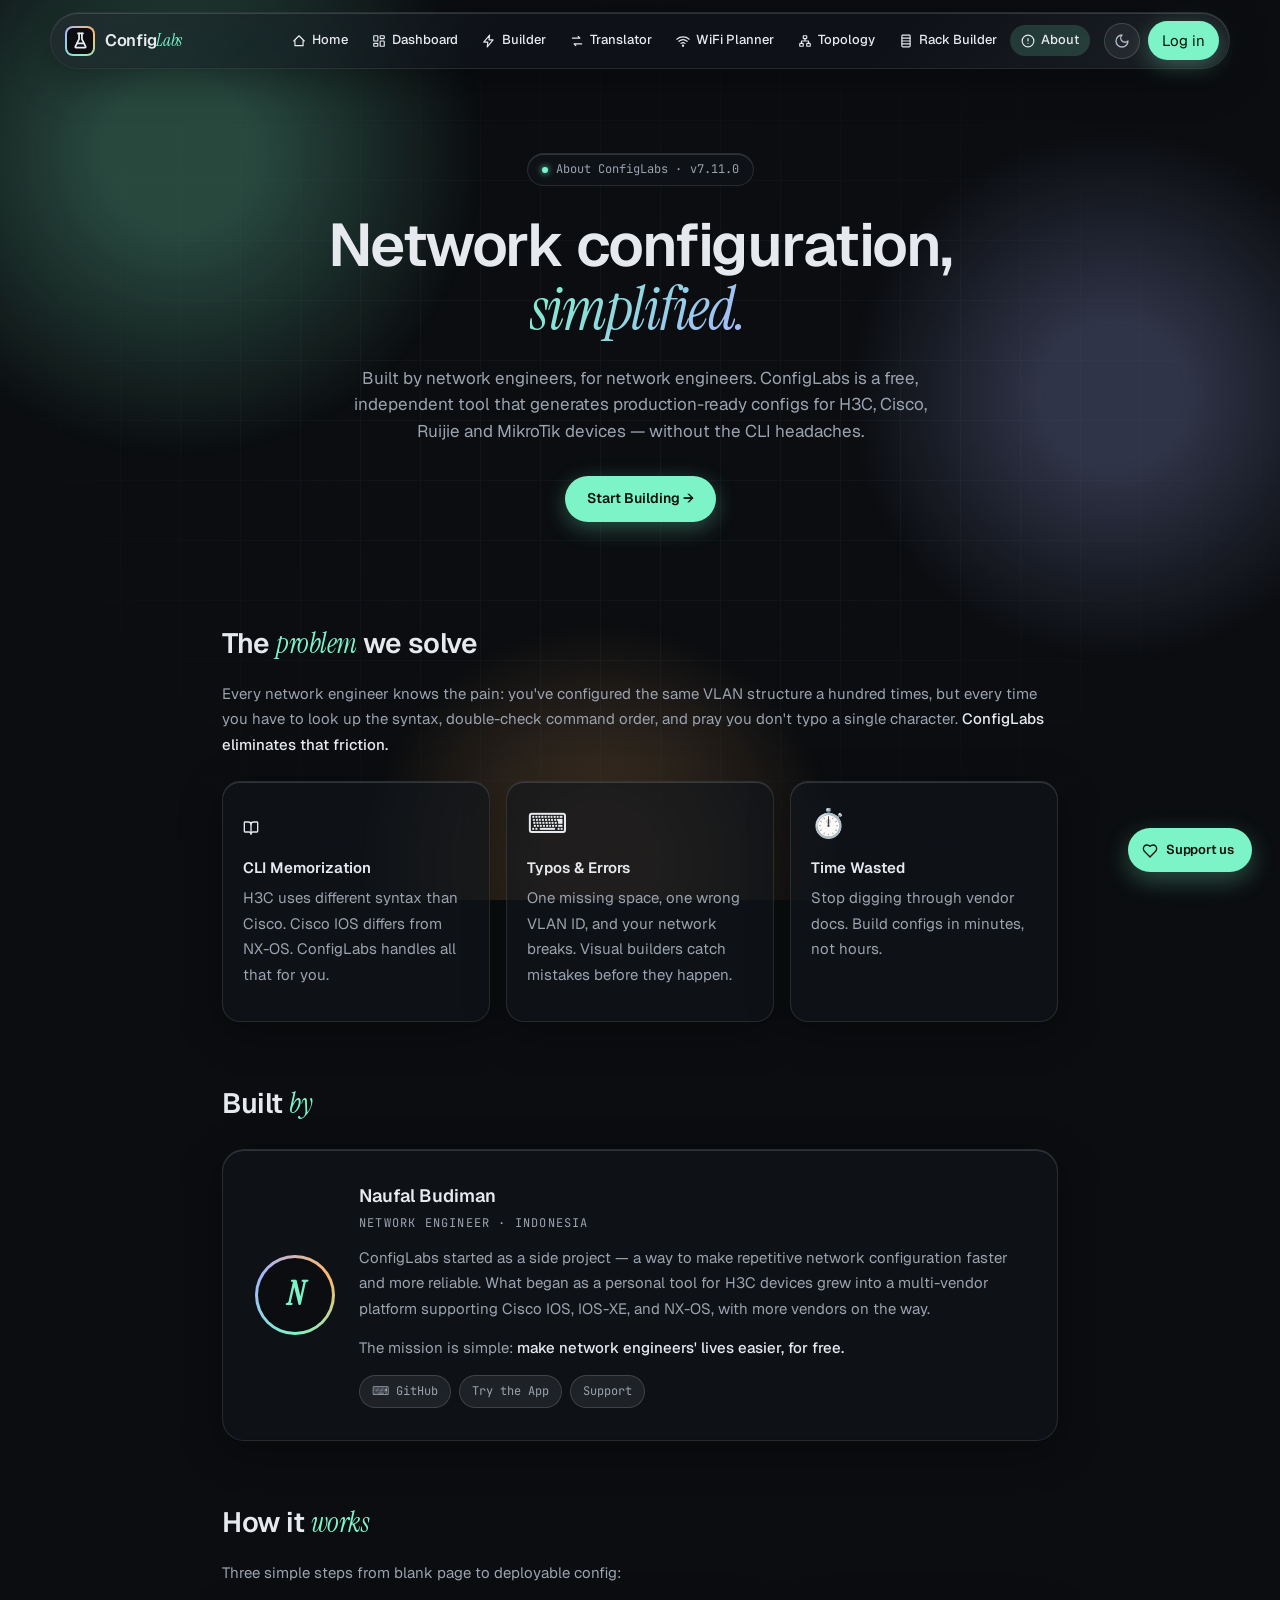
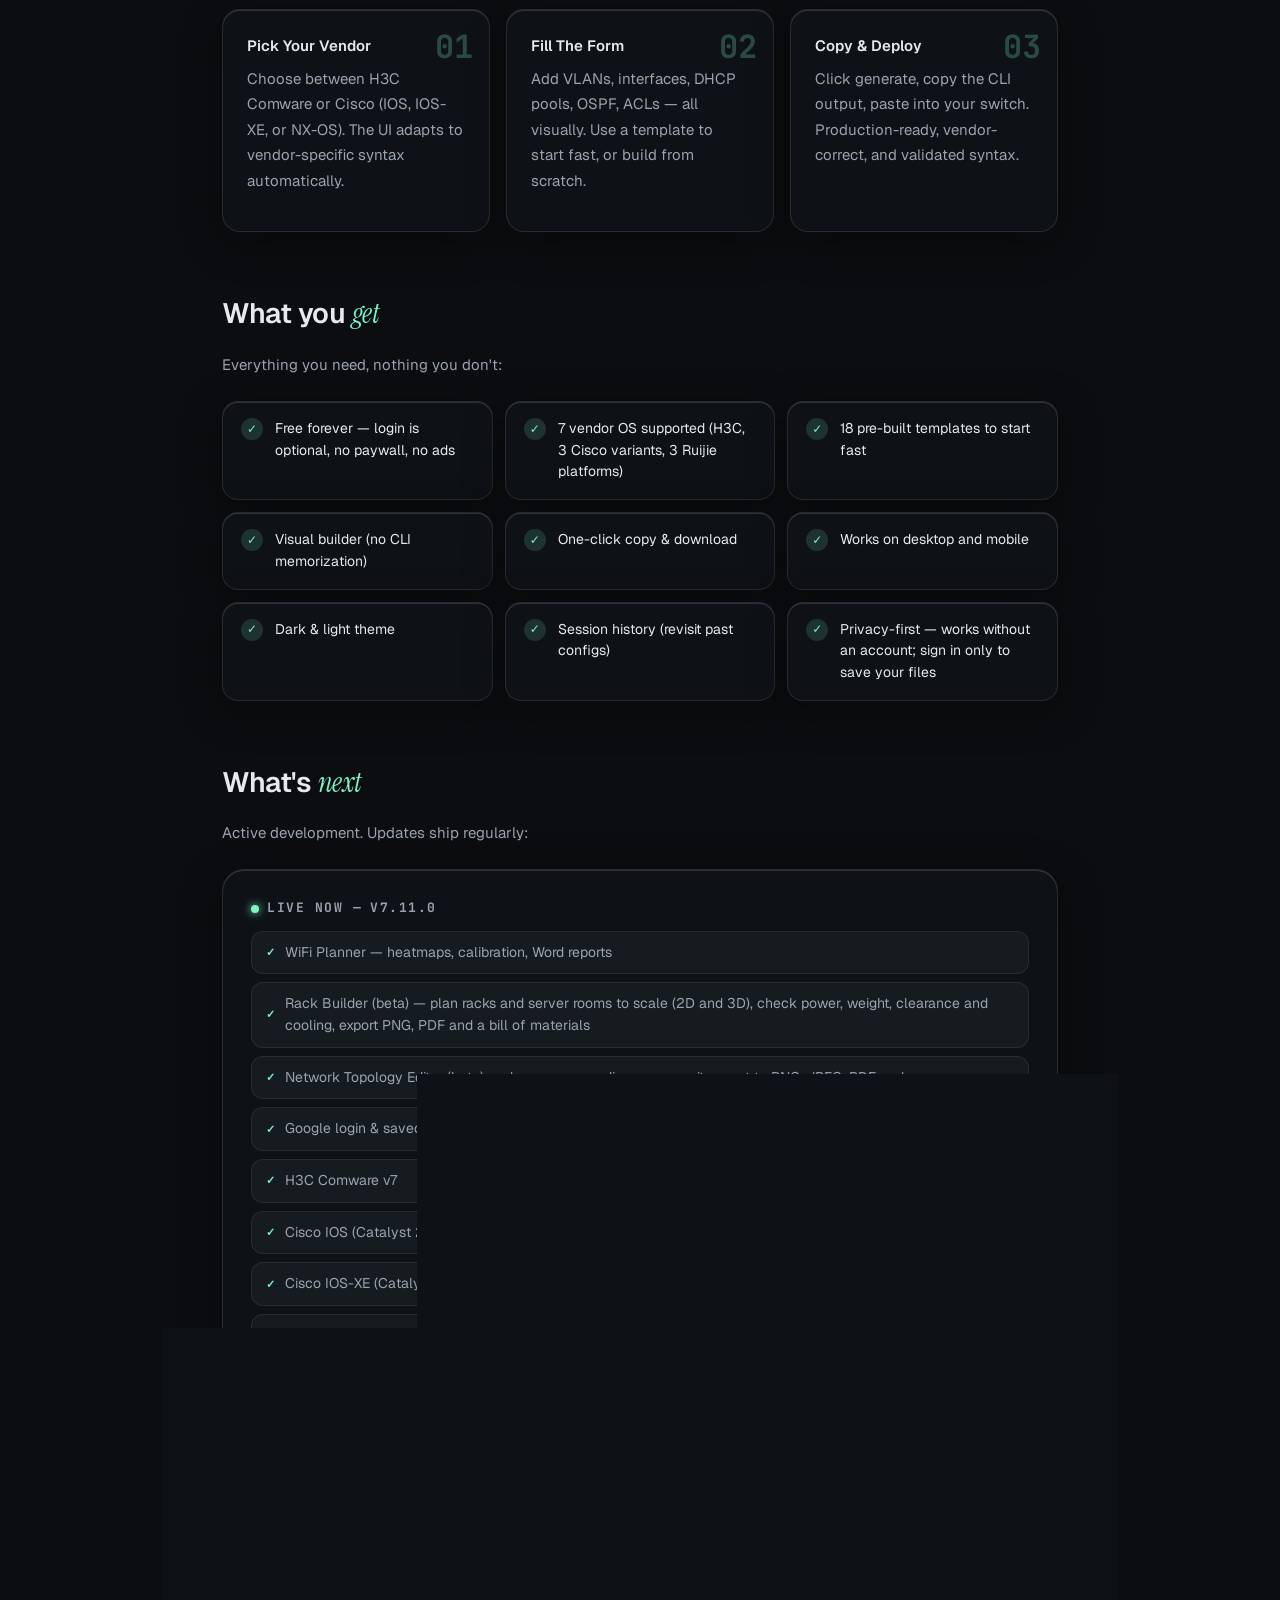
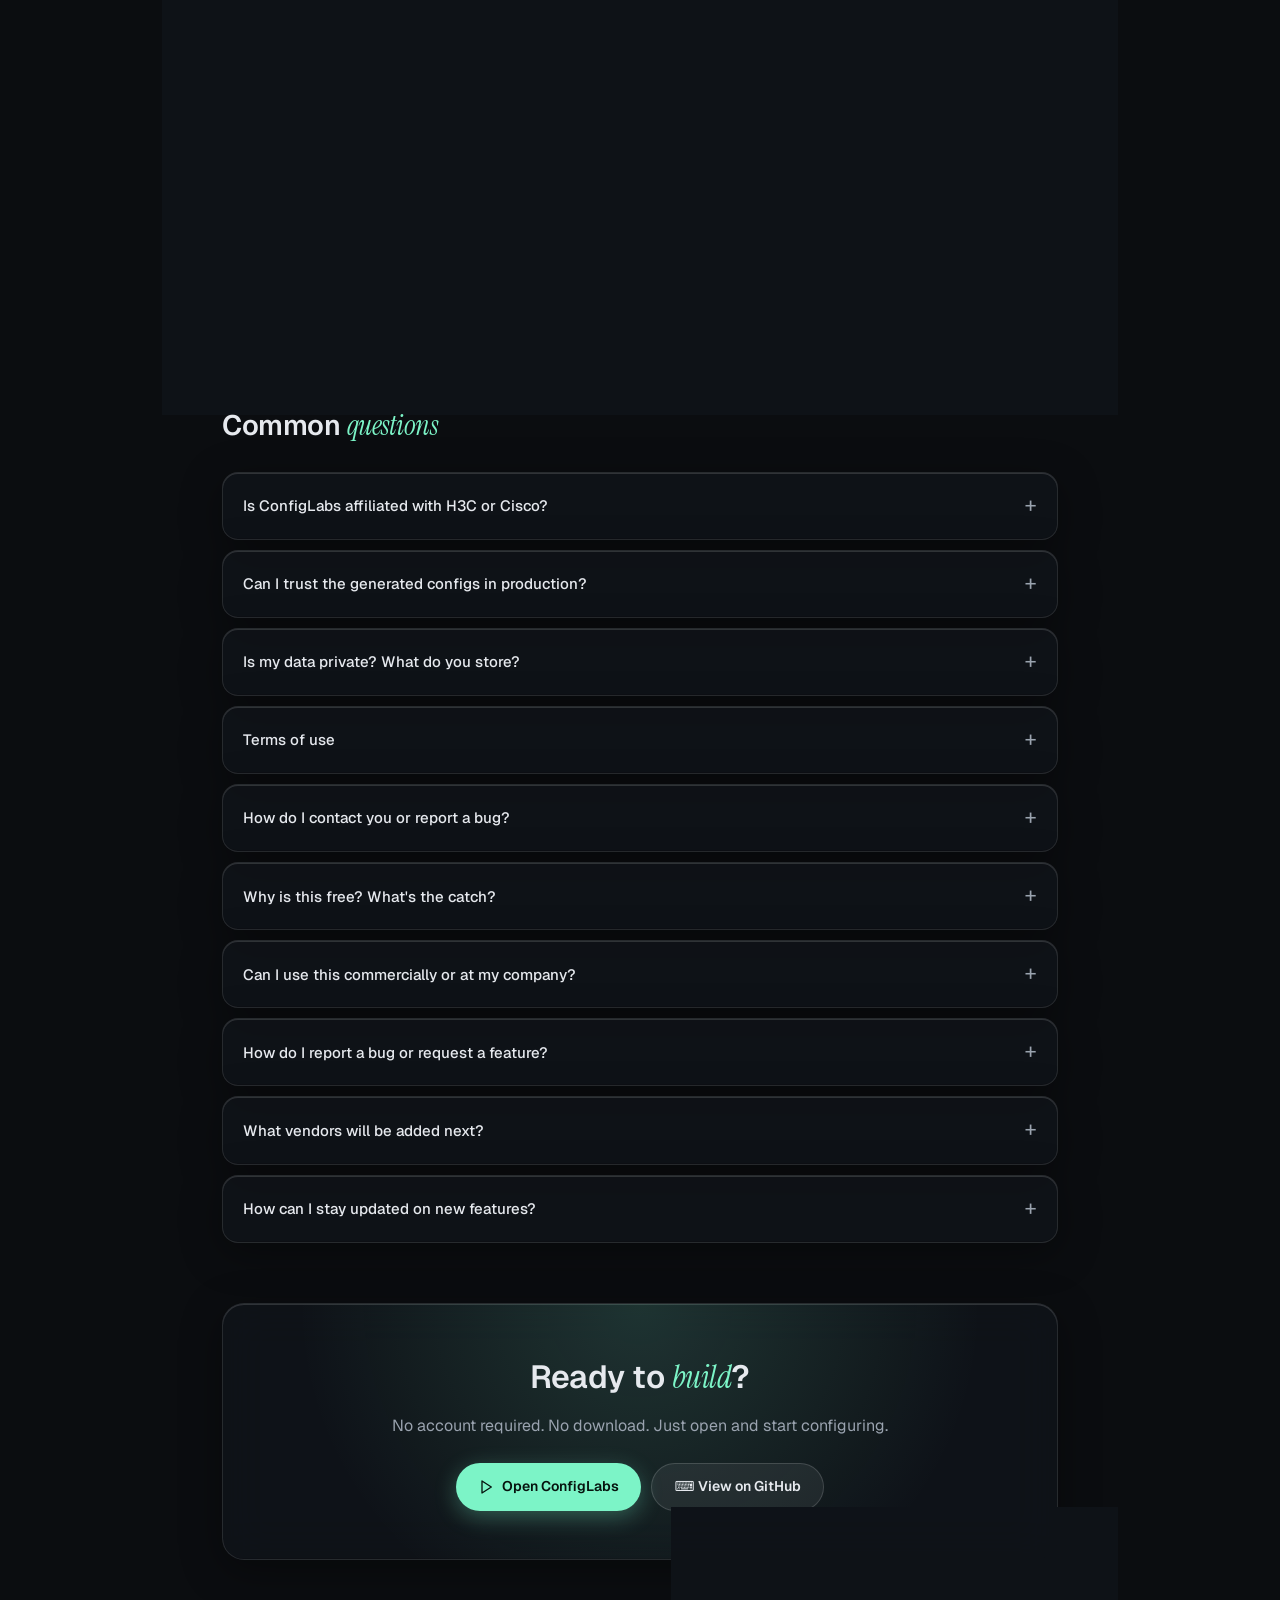
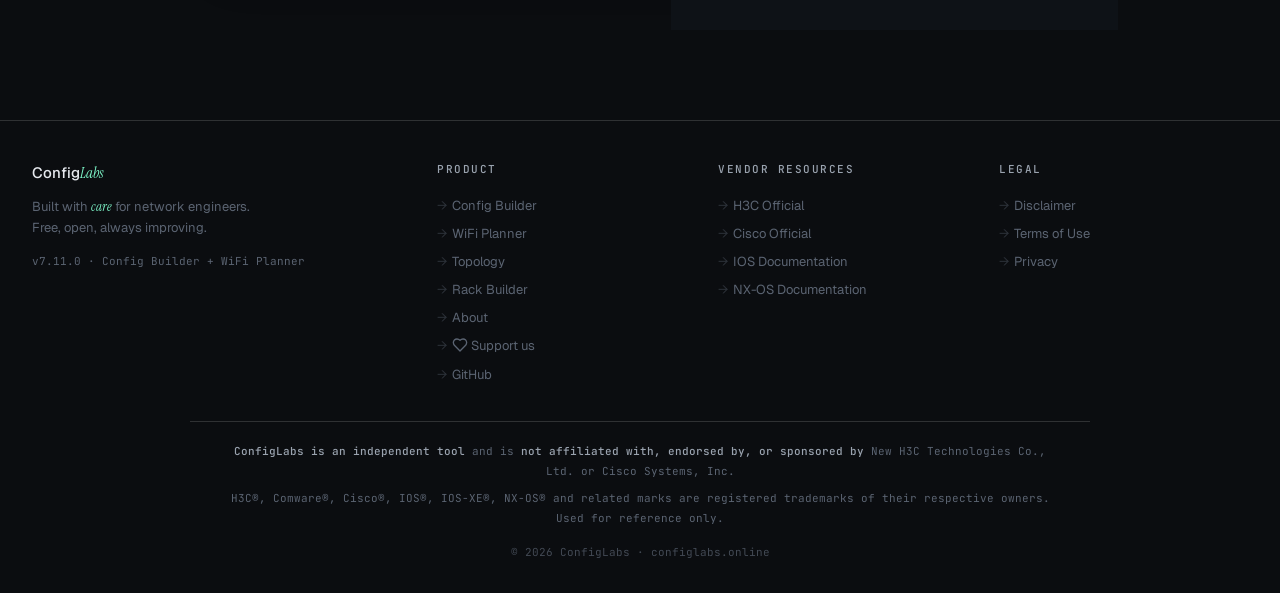
<file: about.html>
<!DOCTYPE html>
<html lang="en">
<head>
<meta charset="UTF-8"/>
<meta name="viewport" content="width=device-width, initial-scale=1.0"/>
<title>About — ConfigLabs</title>
<meta name="description" content="ConfigLabs is a free, independent network configuration generator and WiFi planner built by a network engineer, for network engineers."/>
<meta name="keywords" content="ConfigLabs, about, H3C, Cisco, Ruijie, MikroTik, network configuration, WiFi planner"/>
<meta name="author" content="ConfigLabs"/>
<meta property="og:title" content="About ConfigLabs — Network Configuration, Simplified"/>
<meta property="og:description" content="The story behind ConfigLabs. Built by a network engineer, for network engineers. Free and open source."/>
<meta property="og:type" content="website"/>
<link rel="canonical" href="https://configlabs.online/about.html"/>
<meta property="og:url" content="https://configlabs.online/about.html"/>
<meta name="theme-color" content="#0b0d10"/>

<!-- Proper favicon setup -->
<link rel="icon" type="image/x-icon" href="/favicon.ico"/>
<link rel="icon" type="image/png" sizes="32x32" href="/favicon-32.png"/>
<link rel="icon" type="image/png" sizes="16x16" href="/favicon-16.png"/>
<link rel="apple-touch-icon" sizes="180x180" href="/apple-touch-icon.png"/>
<link rel="icon" type="image/png" sizes="192x192" href="/android-chrome-192x192.png"/>
<link rel="manifest" href="/site.webmanifest"/>

<!-- Schema.org for the About page -->
<script type="application/ld+json">{"@context":"https://schema.org","@type":"WebApplication","name":"ConfigLabs","url":"https://configlabs.online","logo":"https://configlabs.online/favicon-512.png","description":"Free network configuration generator (H3C, Cisco) and WiFi heatmap planner.","applicationCategory":"DeveloperApplication","operatingSystem":"Web","offers":{"@type":"Offer","price":"0","priceCurrency":"USD"},"license":"https://opensource.org/licenses/MIT"}</script>
<link rel="stylesheet" href="/site.css"/>
<script src="/site.js" defer></script>

<link rel="preconnect" href="https://fonts.googleapis.com">
<link rel="preconnect" href="https://fonts.gstatic.com" crossorigin>
<link href="https://fonts.googleapis.com/css2?family=JetBrains+Mono:wght@400;500;700&family=Instrument+Serif:ital@0;1&family=Geist:wght@300;400;500;600;700&display=swap" rel="stylesheet">

<style>
:root {
  --bg: #0b0d10;
  --bg-2: #111418;
  --surface: #15191f;
  --surface-2: #1b2027;
  --surface-hover: #222831;
  --border: #232a34;
  --border-strong: #2e3744;
  --text: #e6e9ee;
  --text-dim: #9aa3af;
  --text-muted: #5b6472;
  --accent: #7cf4c7;
  --accent-2: #a8b5ff;
  --accent-3: #ffb86b;
  --danger: #ff6478;
  --success: #7cf4c7;
  --glow: 0 0 40px rgba(124, 244, 199, 0.15);
  --sans: 'Geist', system-ui, sans-serif;
  --serif: 'Instrument Serif', Georgia, serif;
  --mono: 'JetBrains Mono', monospace;
  --radius: 12px;
  --radius-lg: 20px;
  --ease: cubic-bezier(0.22, 1, 0.36, 1);
}
[data-theme="light"] {
  --bg: #f8f6f1; --bg-2: #ffffff; --surface: #ffffff; --surface-2: #f1ede3;
  --surface-hover: #ebe6d8; --border: #e4dfd0; --border-strong: #d0c9b5;
  --text: #1a1a1a; --text-dim: #5a5a5a; --text-muted: #8a8a8a;
  --accent: #0f766e; --accent-2: #4f46e5; --accent-3: #ea580c;
  --glow: 0 4px 20px rgba(15, 118, 110, 0.08);
}

* { box-sizing: border-box; margin: 0; padding: 0; }
html, body { background: var(--bg); color: var(--text); font-family: var(--sans); font-size: 15px; line-height: 1.55; -webkit-font-smoothing: antialiased; transition: background 0.3s var(--ease), color 0.3s var(--ease); }

body::before { content: ''; position: fixed; inset: 0; background-image: linear-gradient(var(--border) 1px, transparent 1px), linear-gradient(90deg, var(--border) 1px, transparent 1px); background-size: 60px 60px; mask-image: radial-gradient(ellipse at center, black 30%, transparent 80%); opacity: 0.3; pointer-events: none; z-index: 0; }

/* ========== LIQUID GLASS (tokens from /site.css) ========== */
.problem-card, .step, .maker, .roadmap, .cta-section, .auth-modal, .feature, .faq-item, .hero-tag { background: var(--cl-glass); border: 1px solid var(--cl-line); -webkit-backdrop-filter: blur(22px) saturate(170%); backdrop-filter: blur(22px) saturate(170%); box-shadow: inset 0 1px 0 var(--cl-rim), inset 0 -1px 0 rgba(0,0,0,.12), var(--cl-shadow); }
.feature, .faq-item, .hero-tag { -webkit-backdrop-filter: blur(14px) saturate(150%); backdrop-filter: blur(14px) saturate(150%); }
.hero-tag { box-shadow: inset 0 1px 0 var(--cl-rim); }
@supports not ((backdrop-filter: blur(1px)) or (-webkit-backdrop-filter: blur(1px))) { .problem-card, .step, .maker, .roadmap, .cta-section, .auth-modal, .feature, .faq-item, .hero-tag { background: var(--cl-glass-solid); } }
@media (max-width: 640px) { .problem-card, .step, .maker, .roadmap, .cta-section, .auth-modal { -webkit-backdrop-filter: blur(12px) saturate(150%); backdrop-filter: blur(12px) saturate(150%); } .feature, .faq-item, .hero-tag { -webkit-backdrop-filter: blur(10px) saturate(140%); backdrop-filter: blur(10px) saturate(140%); } }

/* ========== CONTAINER ========== */
.container { position: relative; z-index: 1; max-width: 900px; margin: 0 auto; padding: 24px 32px 80px; }

/* ========== HERO ========== */
.hero { text-align: center; padding: 60px 0 40px; }
.hero-tag { display: inline-flex; align-items: center; gap: 8px; padding: 6px 14px; border-radius: 999px; font-size: 12px; color: var(--text-dim); font-family: var(--mono); margin-bottom: 28px; animation: fadeUp 0.6s var(--ease) both; }
.hero-tag .live { width: 6px; height: 6px; border-radius: 50%; background: var(--accent); box-shadow: 0 0 6px var(--accent); }
.hero h1 { font-size: clamp(40px, 6vw, 60px); line-height: 1.05; letter-spacing: -1.5px; font-weight: 600; margin-bottom: 24px; animation: fadeUp 0.7s var(--ease) 0.1s both; }
.hero h1 .serif { font-family: var(--serif); font-style: italic; font-weight: 400; background: linear-gradient(135deg, var(--accent), var(--accent-2)); -webkit-background-clip: text; background-clip: text; -webkit-text-fill-color: transparent; padding-right: 4px; }
.hero p { color: var(--text-dim); font-size: 17px; max-width: 600px; margin: 0 auto 32px; animation: fadeUp 0.7s var(--ease) 0.2s both; }
.cta-btn { display: inline-flex; align-items: center; gap: 8px; padding: 12px 22px; background: var(--cl-accent); color: var(--cl-on-accent); border-radius: 999px; text-decoration: none; font-weight: 600; font-size: 14px; box-shadow: 0 6px 22px color-mix(in srgb, var(--cl-accent) 30%, transparent); transition: transform 0.2s var(--ease); animation: fadeUp 0.7s var(--ease) 0.3s both; }
.cta-btn:hover { transform: translateY(-2px); }

@keyframes fadeUp { from { opacity: 0; transform: translateY(16px); } to { opacity: 1; transform: translateY(0); } }

/* ========== SECTIONS ========== */
section.block { margin: 60px 0; animation: fadeUp 0.7s var(--ease) both; }
section.block h2 { font-size: 28px; font-weight: 600; letter-spacing: -0.5px; margin-bottom: 16px; }
section.block h2 em { font-family: var(--serif); font-style: italic; color: var(--accent); font-weight: 400; }
section.block p { color: var(--text-dim); font-size: 15px; line-height: 1.7; margin-bottom: 14px; }
section.block strong { color: var(--text); font-weight: 500; }

/* ========== PROBLEM CARDS ========== */
.problem-grid { display: grid; grid-template-columns: repeat(auto-fit, minmax(220px, 1fr)); gap: 16px; margin-top: 24px; }
.problem-card { border-radius: 18px; padding: 20px; transition: all 0.2s var(--ease); }
.problem-card:hover { border-color: var(--accent); transform: translateY(-2px); }
.problem-card .icon { font-size: 28px; margin-bottom: 10px; display: block; }
.problem-card h3 { font-size: 15px; font-weight: 600; margin-bottom: 6px; color: var(--text); }
.problem-card p { font-size: 13px; color: var(--text-dim); margin: 0; line-height: 1.5; }

/* ========== HOW IT WORKS ========== */
.steps { display: grid; grid-template-columns: repeat(auto-fit, minmax(220px, 1fr)); gap: 16px; margin-top: 24px; counter-reset: step; }
.step { border-radius: 18px; padding: 24px; position: relative; transition: all 0.2s var(--ease); }
.step:hover { border-color: var(--accent); }
.step::before { counter-increment: step; content: counter(step, decimal-leading-zero); position: absolute; top: 12px; right: 16px; font-family: var(--mono); font-size: 32px; color: var(--accent); opacity: 0.25; font-weight: 700; }
.step h3 { font-size: 15px; font-weight: 600; margin-bottom: 8px; color: var(--text); }
.step p { font-size: 13px; color: var(--text-dim); margin: 0; line-height: 1.5; }

/* ========== FEATURES ========== */
.features { display: grid; grid-template-columns: repeat(auto-fit, minmax(260px, 1fr)); gap: 12px; margin-top: 24px; }
.feature { border-radius: 16px; padding: 16px 18px; display: flex; align-items: flex-start; gap: 12px; transition: all 0.2s var(--ease); }
.feature:hover { border-color: var(--accent); }
.feature .check { width: 22px; height: 22px; border-radius: 50%; background: color-mix(in srgb, var(--accent) 15%, transparent); color: var(--accent); display: grid; place-items: center; flex-shrink: 0; font-weight: 700; font-size: 12px; }
.feature span { font-size: 14px; color: var(--text); }

/* ========== ROADMAP ========== */
.roadmap { border-radius: 22px; padding: 28px; margin-top: 24px; }
.roadmap-section { margin-bottom: 22px; }
.roadmap-section:last-child { margin-bottom: 0; }
.roadmap-section h3 { font-size: 13px; font-family: var(--mono); text-transform: uppercase; letter-spacing: 1.5px; color: var(--text-dim); margin-bottom: 12px; display: flex; align-items: center; gap: 8px; }
.roadmap-section h3 .dot { width: 8px; height: 8px; border-radius: 50%; }
.roadmap-section.live h3 .dot { background: var(--accent); box-shadow: 0 0 8px var(--accent); }
.roadmap-section.soon h3 .dot { background: var(--accent-2); }
.roadmap-section.maybe h3 .dot { background: var(--accent-3); }
.roadmap-list { list-style: none; padding: 0; margin: 0; display: flex; flex-direction: column; gap: 8px; }
.roadmap-list li { padding: 10px 14px; background: var(--cl-item); border: 1px solid var(--cl-item-line); border-radius: 12px; font-size: 14px; color: var(--text-dim); display: flex; align-items: center; gap: 10px; }
.roadmap-list li::before { font-family: var(--mono); font-size: 11px; }
.roadmap-section.live .roadmap-list li::before { content: '✓'; color: var(--accent); font-weight: 700; }
.roadmap-section.soon .roadmap-list li::before { content: '→'; color: var(--accent-2); }
.roadmap-section.maybe .roadmap-list li::before { content: '?'; color: var(--accent-3); }

/* ========== FAQ ========== */
.faq { display: flex; flex-direction: column; gap: 10px; margin-top: 24px; }
.faq-item { border-radius: 16px; overflow: hidden; transition: border-color 0.2s; }
.faq-item:hover { border-color: var(--cl-line-2); }
.faq-item summary { padding: 16px 20px; font-weight: 500; font-size: 15px; color: var(--text); cursor: pointer; list-style: none; display: flex; justify-content: space-between; align-items: center; transition: background 0.15s; }
.faq-item summary::-webkit-details-marker { display: none; }
.faq-item summary::after { content: '+'; font-family: var(--mono); font-size: 22px; color: var(--text-dim); transition: transform 0.3s var(--ease); font-weight: 300; }
.faq-item summary:hover { background: color-mix(in srgb, var(--text) 5%, transparent); }
.faq-item[open] summary::after { transform: rotate(45deg); color: var(--accent); }
.faq-item .faq-body { padding: 0 20px 18px; color: var(--text-dim); font-size: 14px; line-height: 1.7; }
.faq-item .faq-body a { color: var(--accent); text-decoration: none; }
.faq-item .faq-body a:hover { text-decoration: underline; }

/* ========== MAKER CARD ========== */
.maker { border-radius: 22px; padding: 32px; margin-top: 24px; display: flex; gap: 24px; align-items: center; }
@media (max-width: 600px) { .maker { flex-direction: column; text-align: center; } }
.maker-avatar { width: 80px; height: 80px; border-radius: 50%; background: conic-gradient(from 180deg, var(--accent), var(--accent-2), var(--accent-3), var(--accent)); display: grid; place-items: center; flex-shrink: 0; position: relative; }
.maker-avatar::after { content: ''; position: absolute; inset: 3px; border-radius: 50%; background: var(--bg); }
.maker-avatar span { position: relative; z-index: 1; font-size: 32px; font-family: var(--serif); font-style: italic; color: var(--accent); font-weight: 600; }
.maker-info h3 { font-size: 18px; font-weight: 600; margin-bottom: 4px; }
.maker-info .role { font-family: var(--mono); font-size: 12px; color: var(--text-dim); margin-bottom: 12px; text-transform: uppercase; letter-spacing: 1.2px; }
.maker-info p { font-size: 14px; color: var(--text-dim); line-height: 1.6; margin-bottom: 12px; }
.maker-links { display: flex; gap: 8px; flex-wrap: wrap; }
.maker-links a { display: inline-flex; align-items: center; gap: 6px; padding: 6px 12px; background: color-mix(in srgb, var(--text) 7%, transparent); border: 1px solid var(--cl-line-2); border-radius: 999px; color: var(--text-dim); text-decoration: none; font-size: 12px; font-family: var(--mono); transition: all 0.2s; }
.maker-links a:hover { border-color: var(--accent); color: var(--accent); }

/* ========== CTA SECTION ========== */
.cta-section { border-radius: 22px; padding: 48px 32px; text-align: center; margin-top: 60px; position: relative; overflow: hidden; }
.cta-section::before { content: ''; position: absolute; inset: 0; background: radial-gradient(circle at 50% 0%, color-mix(in srgb, var(--accent) 15%, transparent), transparent 70%); pointer-events: none; }
.cta-section h2 { position: relative; z-index: 1; font-size: 32px; font-weight: 600; letter-spacing: -0.5px; margin-bottom: 12px; }
.cta-section h2 em { font-family: var(--serif); font-style: italic; color: var(--accent); font-weight: 400; }
.cta-section p { position: relative; z-index: 1; color: var(--text-dim); margin-bottom: 24px; font-size: 16px; }
.cta-buttons { position: relative; z-index: 1; display: flex; gap: 10px; justify-content: center; flex-wrap: wrap; }
.cta-section .btn { padding: 12px 22px; border-radius: 999px; font-weight: 600; font-size: 14px; text-decoration: none; display: inline-flex; align-items: center; gap: 8px; transition: transform 0.2s; }
.cta-section .btn-primary { background: var(--cl-accent); color: var(--cl-on-accent); box-shadow: 0 6px 22px color-mix(in srgb, var(--cl-accent) 30%, transparent); }
.cta-section .btn-secondary { background: color-mix(in srgb, var(--text) 7%, transparent); color: var(--text); border: 1px solid var(--cl-line-2); }
.cta-section .btn:hover { transform: translateY(-2px); }

/* ========== FOOTER ========== */
footer { position: relative; z-index: 1; margin-top: 80px; padding: 40px 0 30px; border-top: 1px solid var(--cl-line-2); color: var(--text-muted); font-size: 13px; }
.footer-grid { max-width: 1400px; margin: 0 auto; padding: 0 32px; display: grid; grid-template-columns: 1.5fr 1fr 1fr 1fr; gap: 32px; margin-bottom: 32px; }
@media (max-width: 768px) { .footer-grid { grid-template-columns: 1fr 1fr; } }
.footer-col h4 { font-family: var(--mono); font-size: 11px; color: var(--text-dim); text-transform: uppercase; letter-spacing: 1.5px; margin-bottom: 14px; font-weight: 500; }
.footer-col a { display: block; color: var(--text-muted); text-decoration: none; font-size: 13px; padding: 4px 0; transition: color 0.15s; cursor: pointer; }
.footer-col a:hover { color: var(--accent); }
.footer-col a::before { content: '→ '; opacity: 0.4; margin-right: 2px; }
.footer-brand-block { font-size: 15px; color: var(--text); margin-bottom: 12px; font-weight: 500; }
.footer-brand-block em { font-family: var(--serif); font-style: italic; color: var(--accent); font-weight: 400; }
.footer-tagline { color: var(--text-muted); font-size: 13px; line-height: 1.6; margin-bottom: 14px; }
.legal { max-width: 900px; margin: 0 auto; padding: 0 32px; border-top: 1px solid var(--cl-line-2); padding-top: 20px; text-align: center; font-size: 11px; color: var(--text-muted); line-height: 1.8; font-family: var(--mono); }
.legal strong { color: var(--text-dim); font-weight: 500; }

/* Support FAB */
.support-fab { position: fixed; bottom: 28px; right: 28px; z-index: 90; padding: 12px 18px 12px 14px; border-radius: 999px; background: var(--cl-accent); color: var(--cl-on-accent); font-family: var(--sans); font-size: 13px; font-weight: 600; letter-spacing: -0.2px; border: none; cursor: pointer; display: inline-flex; align-items: center; gap: 8px; box-shadow: 0 8px 24px color-mix(in srgb, var(--cl-accent) 30%, transparent), 0 2px 8px rgba(0,0,0,0.3); transition: transform 0.2s var(--ease); text-decoration: none; }
.support-fab:hover { transform: translateY(-2px) scale(1.04); }
.support-fab .fab-icon { font-size: 18px; line-height: 1; }
@media (max-width: 600px) { .support-fab { bottom: 20px; right: 20px; padding: 11px 16px 11px 12px; font-size: 12px; } }

::-webkit-scrollbar { width: 8px; height: 8px; }
::-webkit-scrollbar-track { background: transparent; }
::-webkit-scrollbar-thumb { background: var(--border-strong); border-radius: 4px; }
::-webkit-scrollbar-thumb:hover { background: var(--text-muted); }
/* ── AUTH ───────────────────────────────────────────────────────── */
.auth-modal-overlay{position:fixed;inset:0;background:rgba(0,0,0,.6);backdrop-filter:blur(8px);z-index:1100;display:none;place-items:center;padding:20px}
.auth-modal-overlay.open{display:grid}
.auth-modal{background:var(--cl-glass-strong);border-radius:22px;padding:32px;max-width:400px;width:100%;position:relative}
.auth-modal-title{font-size:26px;font-weight:600;letter-spacing:-.5px;margin-bottom:4px}
.auth-modal-title em{font-family:var(--serif);color:var(--accent);font-style:italic;font-weight:400}
.auth-modal-sub{font-size:13px;color:var(--text-dim);margin-bottom:24px}
.auth-modal-close{position:absolute;top:20px;right:20px;background:color-mix(in srgb,var(--text) 7%,transparent);border:1px solid var(--cl-line-2);border-radius:50%;width:32px;height:32px;display:flex;align-items:center;justify-content:center;cursor:pointer;color:var(--text-dim);font-size:14px;transition:all .15s}
.auth-modal-close:hover{background:color-mix(in srgb,var(--text) 12%,transparent);color:var(--text)}
.oauth-btn{display:flex;align-items:center;justify-content:center;gap:10px;width:100%;padding:13px;background:color-mix(in srgb,var(--text) 7%,transparent);border:1px solid var(--cl-line-2);color:var(--text);border-radius:999px;font-size:14px;font-weight:500;cursor:pointer;font-family:var(--sans);transition:all .15s;margin-bottom:10px}
.oauth-btn:hover{background:color-mix(in srgb,var(--text) 12%,transparent);transform:translateY(-1px)}
.oauth-btn.google:hover{border-color:#4285f4;color:#4285f4}
.auth-terms{text-align:center;font-size:11px;color:var(--text-muted);margin-top:20px;line-height:1.6}
.auth-terms a{color:var(--accent);text-decoration:none}

@media(max-width:640px){
  .support-fab{bottom:14px!important;right:14px!important;padding:12px!important}
  .support-fab span{display:none}
}
@media(max-width:640px){
  .container{padding:16px 20px 64px}
  .hero{padding:36px 0 32px}
  .hero-tag{border-radius:14px;text-align:center;line-height:1.5}
}
</style>
</head>
<body data-theme="dark">

<div class="cl-orbs" aria-hidden="true"><i></i><i></i><i></i></div>
<div id="cl-nav"></div>
<!-- LOGIN MODAL -->
<div class="auth-modal-overlay" id="auth-modal" onclick="if(event.target===this)authCloseModal()">
  <div class="auth-modal">
    <button class="auth-modal-close" onclick="authCloseModal()">✕</button>
    <h2 class="auth-modal-title">Sign in to <em>ConfigLabs</em></h2>
    <p class="auth-modal-sub">Save your configs · It's free</p>
    <button class="oauth-btn google" onclick="window.location.href='/auth/google'">
      <svg width="18" height="18" viewBox="0 0 24 24" fill="none"><path d="M22.56 12.25c0-.78-.07-1.53-.2-2.25H12v4.26h5.92c-.26 1.37-1.04 2.53-2.21 3.31v2.77h3.57c2.08-1.92 3.28-4.74 3.28-8.09z" fill="#4285F4"/><path d="M12 23c2.97 0 5.46-.98 7.28-2.66l-3.57-2.77c-.98.66-2.23 1.06-3.71 1.06-2.86 0-5.29-1.93-6.16-4.53H2.18v2.84C3.99 20.53 7.7 23 12 23z" fill="#34A853"/><path d="M5.84 14.09c-.22-.66-.35-1.36-.35-2.09s.13-1.43.35-2.09V7.07H2.18C1.43 8.55 1 10.22 1 12s.43 3.45 1.18 4.93l2.85-2.22.81-.62z" fill="#FBBC05"/><path d="M12 5.38c1.62 0 3.06.56 4.21 1.64l3.15-3.15C17.45 2.09 14.97 1 12 1 7.7 1 3.99 3.47 2.18 7.07l3.66 2.84c.87-2.6 3.3-4.53 6.16-4.53z" fill="#EA4335"/></svg>
      Continue with Google
    </button>
    <p class="auth-terms">By signing in you agree to our <a href="/about.html">Terms</a>.<br>We never share your data.</p>
  </div>
</div>

<div class="container">

  <!-- ===================== HERO ===================== -->
  <section class="hero">
    <div class="hero-tag"><span class="live"></span> About ConfigLabs · <span data-cl-version>v6.0.0</span></div>
    <h1>Network configuration,<br><span class="serif">simplified.</span></h1>
    <p>Built by network engineers, for network engineers. ConfigLabs is a free, independent tool that generates production-ready configs for H3C, Cisco, Ruijie and MikroTik devices — without the CLI headaches.</p>
    <a href="/builder.html" class="cta-btn">Start Building →</a>
  </section>

  <!-- ===================== THE PROBLEM ===================== -->
  <section class="block">
    <h2>The <em>problem</em> we solve</h2>
    <p>Every network engineer knows the pain: you've configured the same VLAN structure a hundred times, but every time you have to look up the syntax, double-check command order, and pray you don't typo a single character. <strong>ConfigLabs eliminates that friction.</strong></p>

    <div class="problem-grid">
      <div class="problem-card">
        <span class="icon"><svg class="cl-ic" aria-hidden="true"><use href="/icons.svg#i-book-open"/></svg></span>
        <h3>CLI Memorization</h3>
        <p>H3C uses different syntax than Cisco. Cisco IOS differs from NX-OS. ConfigLabs handles all that for you.</p>
      </div>
      <div class="problem-card">
        <span class="icon">⌨️</span>
        <h3>Typos &amp; Errors</h3>
        <p>One missing space, one wrong VLAN ID, and your network breaks. Visual builders catch mistakes before they happen.</p>
      </div>
      <div class="problem-card">
        <span class="icon">⏱️</span>
        <h3>Time Wasted</h3>
        <p>Stop digging through vendor docs. Build configs in minutes, not hours.</p>
      </div>
    </div>
  </section>

  <!-- ===================== THE MAKER ===================== -->
  <section class="block">
    <h2>Built <em>by</em></h2>
    <div class="maker">
      <div class="maker-avatar"><span>N</span></div>
      <div class="maker-info">
        <h3>Naufal Budiman</h3>
        <div class="role">Network Engineer · Indonesia</div>
        <p>ConfigLabs started as a side project — a way to make repetitive network configuration faster and more reliable. What began as a personal tool for H3C devices grew into a multi-vendor platform supporting Cisco IOS, IOS-XE, and NX-OS, with more vendors on the way.</p>
        <p>The mission is simple: <strong>make network engineers' lives easier, for free.</strong></p>
        <div class="maker-links">
          <a href="https://github.com/NaufalBudiman/ConfigLabs" target="_blank" rel="noopener">⌨ GitHub</a>
          <a href="/builder.html" >Try the App</a>
          <a href="https://saweria.co/configlabs" target="_blank" rel="noopener">Support</a>
        </div>
      </div>
    </div>
  </section>

  <!-- ===================== HOW IT WORKS ===================== -->
  <section class="block">
    <h2>How it <em>works</em></h2>
    <p>Three simple steps from blank page to deployable config:</p>
    <div class="steps">
      <div class="step">
        <h3>Pick Your Vendor</h3>
        <p>Choose between H3C Comware or Cisco (IOS, IOS-XE, or NX-OS). The UI adapts to vendor-specific syntax automatically.</p>
      </div>
      <div class="step">
        <h3>Fill The Form</h3>
        <p>Add VLANs, interfaces, DHCP pools, OSPF, ACLs — all visually. Use a template to start fast, or build from scratch.</p>
      </div>
      <div class="step">
        <h3>Copy &amp; Deploy</h3>
        <p>Click generate, copy the CLI output, paste into your switch. Production-ready, vendor-correct, and validated syntax.</p>
      </div>
    </div>
  </section>

  <!-- ===================== FEATURES ===================== -->
  <section class="block">
    <h2>What you <em>get</em></h2>
    <p>Everything you need, nothing you don't:</p>
    <div class="features">
      <div class="feature"><div class="check">✓</div><span>Free forever — login is optional, no paywall, no ads</span></div>
      <div class="feature"><div class="check">✓</div><span>7 vendor OS supported (H3C, 3 Cisco variants, 3 Ruijie platforms)</span></div>
      <div class="feature"><div class="check">✓</div><span>18 pre-built templates to start fast</span></div>
      <div class="feature"><div class="check">✓</div><span>Visual builder (no CLI memorization)</span></div>
      <div class="feature"><div class="check">✓</div><span>One-click copy &amp; download</span></div>
      <div class="feature"><div class="check">✓</div><span>Works on desktop and mobile</span></div>
      <div class="feature"><div class="check">✓</div><span>Dark &amp; light theme</span></div>
      <div class="feature"><div class="check">✓</div><span>Session history (revisit past configs)</span></div>
      <div class="feature"><div class="check">✓</div><span>Privacy-first — works without an account; sign in only to save your files</span></div>
    </div>
  </section>

  <!-- ===================== ROADMAP ===================== -->
  <section class="block">
    <h2>What's <em>next</em></h2>
    <p>Active development. Updates ship regularly:</p>
    <div class="roadmap">
      <div class="roadmap-section live">
        <h3><span class="dot"></span>Live now — <span data-cl-version>v6.0.0</span></h3>
        <ul class="roadmap-list">
          <li>WiFi Planner — heatmaps, calibration, Word reports</li>
          <li>Rack Builder (beta) — plan racks and server rooms to scale (2D and 3D), check power, weight, clearance and cooling, export PNG, PDF and a bill of materials</li>
          <li>Network Topology Editor (beta) — draw your own diagram, save it, export to PNG, JPEG, PDF and more</li>
          <li>Google login &amp; saved configs (optional)</li>
          <li>H3C Comware v7</li>
          <li>Cisco IOS (Catalyst 2960/3750, ISR)</li>
          <li>Cisco IOS-XE (Catalyst 9000, ISR 4k)</li>
          <li>Cisco NX-OS (Nexus 9k/7k/5k)</li>
          <li>Ruijie RGOS (switches, routers, WLAN AC + fit AP)</li>
        </ul>
      </div>
      <div class="roadmap-section soon">
        <h3><span class="dot"></span>Coming soon</h3>
        <ul class="roadmap-list">
          <li>WiFi: auto channel &amp; power plan</li>
          <li>WiFi: acceptance test points</li>
          <li>Huawei VRP support</li>
          <li>Juniper Junos support</li>
        </ul>
      </div>
      <div class="roadmap-section maybe">
        <h3><span class="dot"></span>Exploring</h3>
        <ul class="roadmap-list">
          <li>AI-powered config validator</li>
          <li>Config diff &amp; comparison tool</li>
          <li>Arista EOS &amp; MikroTik RouterOS</li>
          <li>Mobile app (iOS &amp; Android)</li>
        </ul>
      </div>
    </div>
  </section>

  <!-- ===================== FAQ ===================== -->
  <section class="block">
    <h2>Common <em>questions</em></h2>
    <div class="faq">

      <details class="faq-item" id="disclaimer">
        <summary>Is ConfigLabs affiliated with H3C or Cisco?</summary>
        <div class="faq-body">No. ConfigLabs is an independent tool — not affiliated with, endorsed by, or sponsored by New H3C Technologies Co., Ltd., Cisco Systems, Inc., Ruijie Networks Co., Ltd., or any other vendor. H3C®, Comware®, Cisco®, IOS®, IOS-XE®, NX-OS®, Ruijie® and RGOS® are registered trademarks of their respective owners. We just respect their platforms.</div>
      </details>

      <details class="faq-item">
        <summary>Can I trust the generated configs in production?</summary>
        <div class="faq-body">Always review and test in a lab environment first. ConfigLabs follows official vendor syntax and best practices, but every network is different. The tool is provided "AS IS" — you're responsible for what you deploy.</div>
      </details>

      <details class="faq-item" id="privacy">
        <summary>Is my data private? What do you store?</summary>
        <div class="faq-body"><strong>Short version: very little.</strong> The Config Builder and WiFi Planner work without an account, and there are no ads or tracking scripts.<br><br>
        <strong>Config Builder:</strong> the values you enter are sent to our server only to render the config; they are not stored. Your session history stays in your browser tab.<br>
        <strong>WiFi Planner:</strong> projects, floor plans and measurements are stored in your own browser (IndexedDB) and are not uploaded. Clear your browser data and they are gone, so export what you need.<br>
        <strong>If you sign in with Google:</strong> we keep your name, email and avatar, plus any configs you choose to save, in our database (Neon PostgreSQL).<br>
        <strong>Feedback:</strong> messages you send through the feedback form are logged so we can read them.</div>
      </details>

      <details class="faq-item" id="terms">
        <summary>Terms of use</summary>
        <div class="faq-body">ConfigLabs is provided "AS IS", without warranty of any kind. You are responsible for reviewing and testing everything you generate or plan before using it on real equipment or sites. WiFi predictions are estimates and should be validated with a site survey. The source code is released under the <a href="https://github.com/NaufalBudiman/ConfigLabs/blob/main/LICENSE" target="_blank" rel="noopener">MIT License</a>.</div>
      </details>

      <details class="faq-item" id="contact">
        <summary>How do I contact you or report a bug?</summary>
        <div class="faq-body">Open an issue on <a href="https://github.com/NaufalBudiman/ConfigLabs/issues/new" target="_blank" rel="noopener">GitHub</a>, or use the Feedback button in the Config Builder.</div>
      </details>

      <details class="faq-item">
        <summary>Why is this free? What's the catch?</summary>
        <div class="faq-body">There's no catch. ConfigLabs is built as a passion project for the networking community. If it saves you time, you can <a href="https://saweria.co/configlabs" target="_blank" rel="noopener">support it via Saweria</a> — but you don't have to. The tool stays free regardless.</div>
      </details>

      <details class="faq-item">
        <summary>Can I use this commercially or at my company?</summary>
        <div class="faq-body">Yes! Use it for any purpose — personal projects, work, lab studies, certifications, client deployments. No license required, no attribution needed. Just don't redistribute it as your own product.</div>
      </details>

      <details class="faq-item">
        <summary>How do I report a bug or request a feature?</summary>
        <div class="faq-body">Click the Feedback button in the app, or open an issue on <a href="https://github.com/NaufalBudiman/ConfigLabs" target="_blank" rel="noopener">GitHub</a>. We read every message and prioritize based on impact.</div>
      </details>

      <details class="faq-item">
        <summary>What vendors will be added next?</summary>
        <div class="faq-body">Huawei VRP and Juniper Junos are next on the roadmap, followed by Arista EOS and MikroTik RouterOS. Got a vendor request? Send feedback and let us know!</div>
      </details>

      <details class="faq-item">
        <summary>How can I stay updated on new features?</summary>
        <div class="faq-body">Star the <a href="https://github.com/NaufalBudiman/ConfigLabs" target="_blank" rel="noopener">GitHub repo</a> to follow updates. Major releases will be announced there. Social media accounts coming soon.</div>
      </details>

    </div>
  </section>

  <!-- ===================== CTA ===================== -->
  <section class="cta-section">
    <h2>Ready to <em>build</em>?</h2>
    <p>No account required. No download. Just open and start configuring.</p>
    <div class="cta-buttons">
      <a href="/builder.html" class="btn btn-primary"><svg class="cl-ic" aria-hidden="true"><use href="/icons.svg#i-play"/></svg> Open ConfigLabs</a>
      <a href="https://github.com/NaufalBudiman/ConfigLabs" target="_blank" rel="noopener" class="btn btn-secondary">⌨ View on GitHub</a>
    </div>
  </section>

</div>

<!-- ===================== FOOTER ===================== -->
<footer>
  <div class="footer-grid">
    <div class="footer-col">
      <div class="footer-brand-block">Config<em>Labs</em></div>
      <div class="footer-tagline">
        Built with <em style="font-family:var(--serif); font-style:italic; color:var(--accent);">care</em> for network engineers.<br>
        Free, open, always improving.
      </div>
      <div style="font-family:var(--mono); font-size:11px; color:var(--text-muted);"><span data-cl-version>v6.0.0</span> · Config Builder + WiFi Planner</div>
    </div>
    <div class="footer-col">
      <h4>Product</h4>
      <a href="/builder.html">Config Builder</a>
      <a href="/wifi.html">WiFi Planner</a>
      <a href="/topology.html">Topology</a>
      <a href="/rack.html">Rack Builder</a>
      <a href="/about.html">About</a>
      <a href="https://saweria.co/configlabs" target="_blank" rel="noopener"><svg class="cl-ic" aria-hidden="true"><use href="/icons.svg#i-heart"/></svg> Support us</a>
      <a href="https://github.com/NaufalBudiman/ConfigLabs" target="_blank" rel="noopener">GitHub</a>
    </div>
    <div class="footer-col">
      <h4>Vendor Resources</h4>
      <a href="https://www.h3c.com" target="_blank" rel="noopener">H3C Official</a>
      <a href="https://www.cisco.com" target="_blank" rel="noopener">Cisco Official</a>
      <a href="https://www.cisco.com/c/en/us/td/docs/ios-xml/ios/" target="_blank" rel="noopener">IOS Documentation</a>
      <a href="https://www.cisco.com/c/en/us/support/switches/nexus-9000-series-switches/" target="_blank" rel="noopener">NX-OS Documentation</a>
    </div>
    <div class="footer-col">
      <h4>Legal</h4>
      <a href="#disclaimer">Disclaimer</a>
      <a href="#terms">Terms of Use</a>
      <a href="#privacy">Privacy</a>
    </div>
  </div>
  <div class="legal">
    <p><strong>ConfigLabs is an independent tool</strong> and is <strong>not affiliated with, endorsed by, or sponsored by</strong> New H3C Technologies Co., Ltd. or Cisco Systems, Inc.</p>
    <p style="margin-top:8px">H3C®, Comware®, Cisco®, IOS®, IOS-XE®, NX-OS® and related marks are registered trademarks of their respective owners. Used for reference only.</p>
    <p style="margin-top:14px; opacity:0.7">© <span id="year"></span> ConfigLabs · configlabs.online</p>
  </div>
</footer>

<!-- Floating Support Button -->
<a href="https://saweria.co/configlabs" target="_blank" rel="noopener" class="support-fab" title="Support ConfigLabs">
  <span class="fab-icon"><svg class="cl-ic" aria-hidden="true"><use href="/icons.svg#i-heart"/></svg></span>
  <span>Support us</span>
</a>

<script>
const THEME_KEY = 'clab_theme';
document.getElementById('year').textContent = new Date().getFullYear();

function toggleTheme() {
  const cur = document.body.dataset.theme;
  const next = cur === 'dark' ? 'light' : 'dark';
  document.body.dataset.theme = next;
  document.documentElement.dataset.theme = next;
  const tb = document.getElementById('theme-btn');
  if (tb) tb.textContent = next === 'dark' ? '🌙' : '☀️';
  try { localStorage.setItem(THEME_KEY, next); } catch(e){}
}
(function initTheme(){
  try {
    const saved = localStorage.getItem(THEME_KEY) || localStorage.getItem('configlabs_theme') || localStorage.getItem('configlabs-theme');
    if (saved === 'light' || saved === 'dark') {
      document.body.dataset.theme = saved;
      document.documentElement.dataset.theme = saved;
      const tb = document.getElementById('theme-btn');
      if (tb) tb.textContent = saved === 'dark' ? '🌙' : '☀️';
    }
  } catch(e){}
})();
</script>

<script>
(function(){var _u=null,_t=localStorage.getItem("clab_token")||"";window.authOpenModal=function(){document.getElementById("auth-modal").classList.add("open")};window.authCloseModal=function(){document.getElementById("auth-modal").classList.remove("open")};document.addEventListener("keydown",function(e){if(e.key==="Escape")authCloseModal()});window.authToggleDropdown=function(){var d=document.getElementById("auth-dd");if(d)d.classList.toggle("open")};document.addEventListener("click",function(e){var w=document.getElementById("auth-nav");if(w&&!w.contains(e.target)){var d=document.getElementById("auth-dd");if(d)d.classList.remove("open")}});window.authLogout=function(){localStorage.removeItem("clab_token");_u=null;_t="";rAN()};function X(v){return String(v==null?"":v).replace(/&/g,"&amp;").replace(/</g,"&lt;").replace(/>/g,"&gt;").replace(/"/g,"&quot;").replace(/'/g,"&#39;")}function rAN(){var el=document.getElementById("auth-nav");if(!el)return;if(_u){var av=_u.avatar_url?"<img class=\'auth-avatar\' src=\'"+_u.avatar_url+"\' alt=\'\'  onclick=\'authToggleDropdown()\'>":" <button class=\'auth-avatar\' onclick=\'authToggleDropdown()\' style=\'background:var(--accent);color:var(--bg);font-weight:700;font-size:14px;display:flex;align-items:center;justify-content:center\'>" +X((_u.name||"?")[0].toUpperCase())+"</button>";el.innerHTML="<div class=\'auth-user-wrap\'>"+av+"<div class=\'auth-dropdown\' id=\'auth-dd\'><div class=\'auth-dropdown-header\'><div class=\'auth-dropdown-name\'>"+X(_u.name)+"</div><div class=\'auth-dropdown-email\'>"+X(_u.email)+"</div></div><button class=\'auth-dropdown-item danger\' onclick=\'authLogout()\'>Logout</button></div></div>";}else{el.innerHTML="<button class=\'auth-login-btn\' onclick=\'authOpenModal()\'>Login</button>";}}async function fetchMe(){if(!_t){rAN();return;}try{var r=await fetch("/api/me",{headers:{"Authorization":"Bearer "+_t}});if(r.ok){_u=await r.json();}else{localStorage.removeItem("clab_token");_t="";_u=null;}}catch(e){_u=null;}rAN();}var p=new URLSearchParams(window.location.search);var tk=p.get("auth_token"),er=p.get("auth_error");if(tk&&/^[\w-]+\.[\w-]+\.[\w-]+$/.test(tk)){localStorage.setItem("clab_token",tk);_t=tk;window.history.replaceState({},"",window.location.pathname);}fetchMe();})();
</script>
<script>
(function(){function o(){var h=location.hash.slice(1);if(!h)return;var e=document.getElementById(h);if(e&&e.tagName==='DETAILS'){e.open=true;e.scrollIntoView({behavior:'smooth',block:'center'});}}
window.addEventListener('hashchange',o);window.addEventListener('load',o);})();
</script>
</body>
</html>
</file>
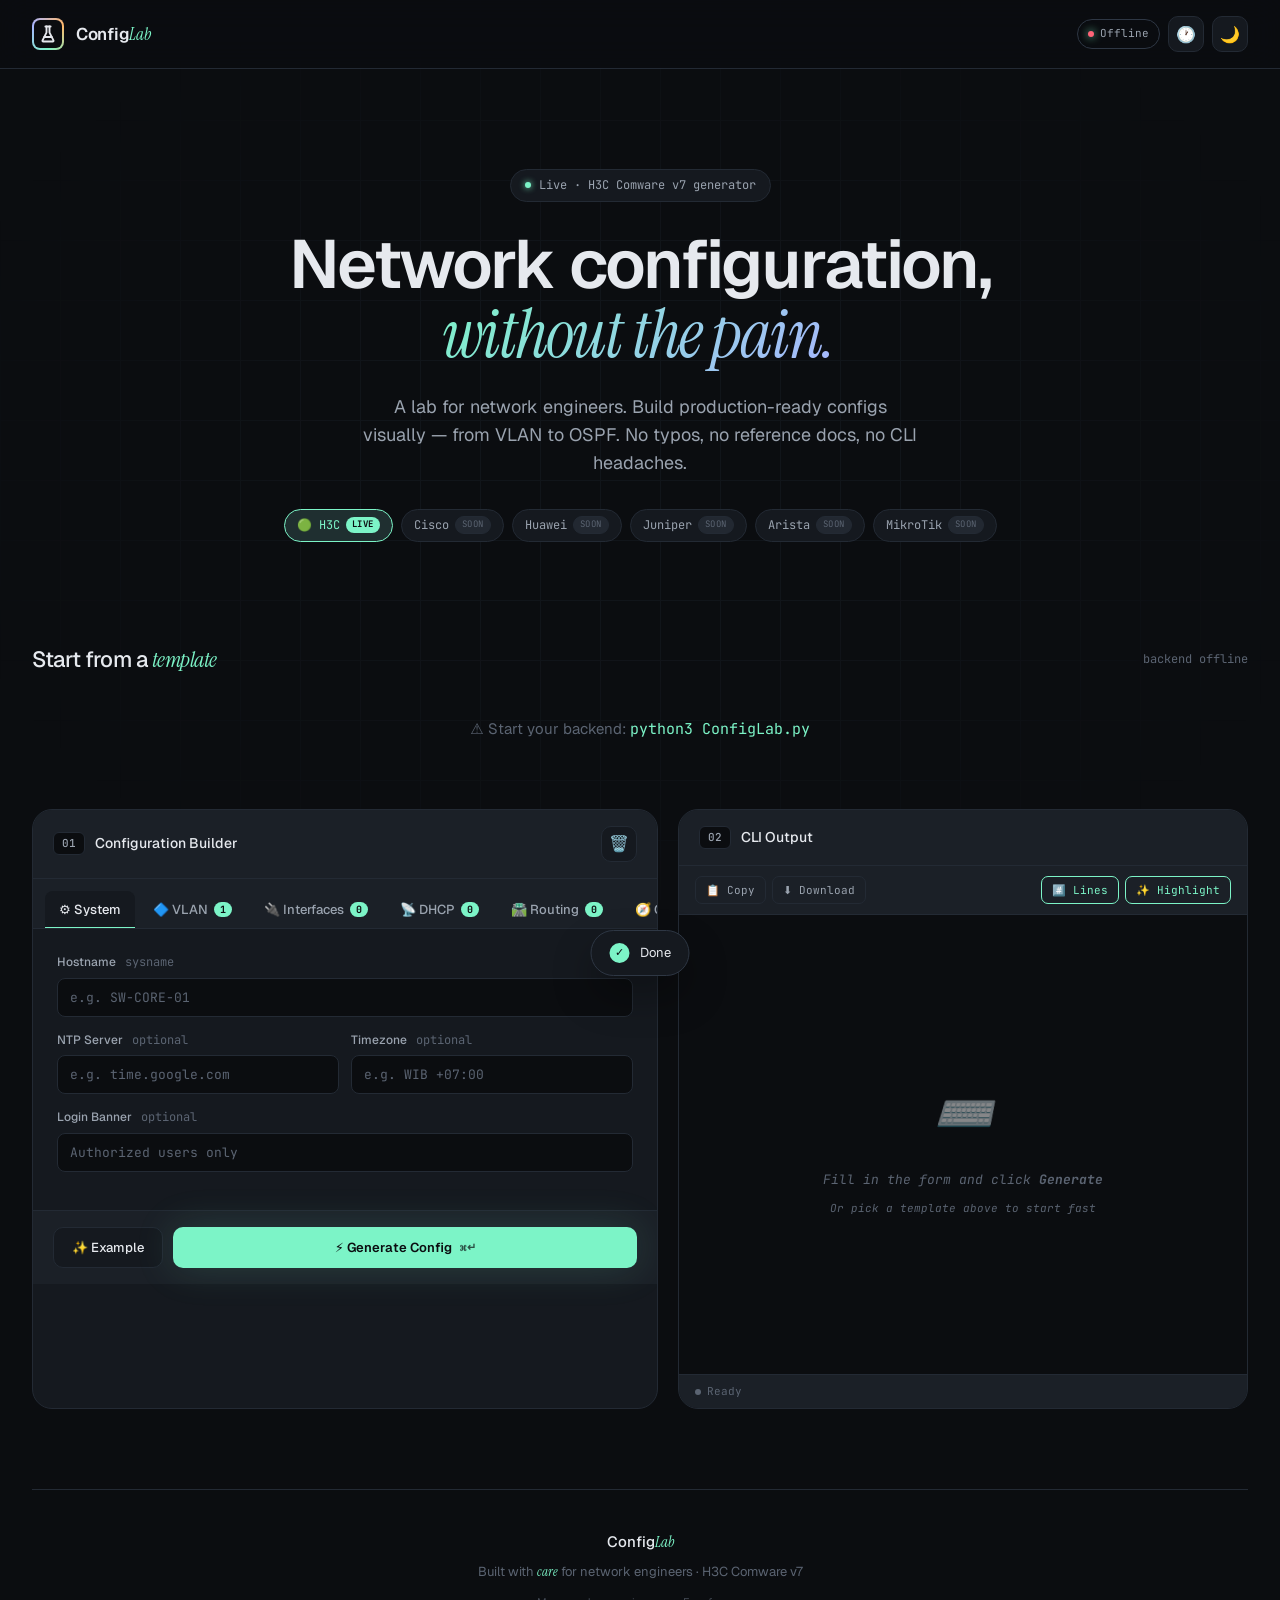
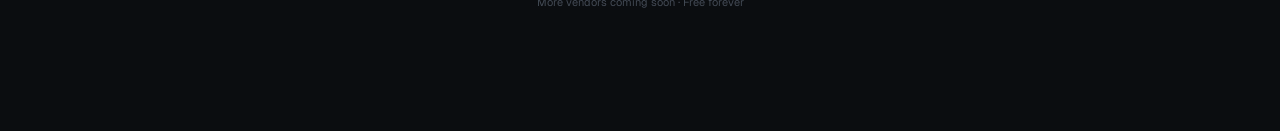
<file: ConfigLab.html>
<!DOCTYPE html>
<html lang="en">
<head>
<meta charset="UTF-8"/>
<meta name="viewport" content="width=device-width, initial-scale=1.0"/>
<title>ConfigLab — Network Configuration, Simplified</title>
<link rel="preconnect" href="https://fonts.googleapis.com">
<link rel="preconnect" href="https://fonts.gstatic.com" crossorigin>
<link href="https://fonts.googleapis.com/css2?family=JetBrains+Mono:wght@400;500;700&family=Instrument+Serif:ital@0;1&family=Geist:wght@300;400;500;600;700&display=swap" rel="stylesheet">
<style>
:root {
  --bg: #0b0d10;
  --bg-2: #111418;
  --surface: #15191f;
  --surface-2: #1b2027;
  --surface-hover: #222831;
  --border: #232a34;
  --border-strong: #2e3744;
  --text: #e6e9ee;
  --text-dim: #9aa3af;
  --text-muted: #5b6472;
  --accent: #7cf4c7;
  --accent-2: #a8b5ff;
  --accent-3: #ffb86b;
  --danger: #ff6478;
  --success: #7cf4c7;
  --warning: #ffc857;
  --glow: 0 0 40px rgba(124, 244, 199, 0.15);
  --sans: 'Geist', system-ui, sans-serif;
  --serif: 'Instrument Serif', Georgia, serif;
  --mono: 'JetBrains Mono', monospace;
  --radius: 12px;
  --radius-lg: 20px;
  --ease: cubic-bezier(0.22, 1, 0.36, 1);
}

[data-theme="light"] {
  --bg: #f8f6f1;
  --bg-2: #ffffff;
  --surface: #ffffff;
  --surface-2: #f1ede3;
  --surface-hover: #ebe6d8;
  --border: #e4dfd0;
  --border-strong: #d0c9b5;
  --text: #1a1a1a;
  --text-dim: #5a5a5a;
  --text-muted: #8a8a8a;
  --accent: #0f766e;
  --accent-2: #4f46e5;
  --accent-3: #ea580c;
  --glow: 0 4px 20px rgba(15, 118, 110, 0.08);
}

* { box-sizing: border-box; margin: 0; padding: 0; }

html, body {
  background: var(--bg);
  color: var(--text);
  font-family: var(--sans);
  font-size: 15px;
  line-height: 1.55;
  -webkit-font-smoothing: antialiased;
  transition: background 0.3s var(--ease), color 0.3s var(--ease);
}

body::before {
  content: '';
  position: fixed; inset: 0;
  background-image:
    linear-gradient(var(--border) 1px, transparent 1px),
    linear-gradient(90deg, var(--border) 1px, transparent 1px);
  background-size: 60px 60px;
  mask-image: radial-gradient(ellipse at center, black 30%, transparent 80%);
  opacity: 0.3;
  pointer-events: none;
  z-index: 0;
}

nav {
  position: sticky; top: 0; z-index: 50;
  padding: 16px 32px;
  background: color-mix(in srgb, var(--bg) 75%, transparent);
  backdrop-filter: blur(20px);
  -webkit-backdrop-filter: blur(20px);
  border-bottom: 1px solid var(--border);
  display: flex; align-items: center; justify-content: space-between;
}

.brand {
  display: flex; align-items: center; gap: 12px;
  font-weight: 600; font-size: 17px; letter-spacing: -0.3px;
}

.brand-logo {
  width: 32px; height: 32px;
  border-radius: 8px;
  background: conic-gradient(from 180deg, var(--accent), var(--accent-2), var(--accent-3), var(--accent));
  display: grid; place-items: center;
  position: relative;
}
.brand-logo::after {
  content: '';
  position: absolute; inset: 2px;
  border-radius: 6px;
  background: var(--bg);
}
.brand-logo svg {
  position: relative; z-index: 1;
  width: 18px; height: 18px;
  color: var(--text);
}

.brand em {
  font-family: var(--serif);
  font-style: italic;
  color: var(--accent);
  font-weight: 400;
}

.nav-actions { display: flex; gap: 8px; align-items: center; }

.chip {
  font-family: var(--mono);
  font-size: 11px;
  padding: 5px 10px;
  border-radius: 999px;
  border: 1px solid var(--border-strong);
  color: var(--text-dim);
  display: inline-flex; align-items: center; gap: 6px;
}

.chip .dot {
  width: 6px; height: 6px; border-radius: 50%;
  background: var(--success);
  box-shadow: 0 0 8px var(--success);
  animation: pulse 2s infinite;
}

@keyframes pulse { 0%,100% { opacity: 1; } 50% { opacity: 0.4; } }

.icon-btn {
  background: var(--surface);
  border: 1px solid var(--border);
  color: var(--text-dim);
  width: 36px; height: 36px;
  border-radius: 10px;
  cursor: pointer;
  display: grid; place-items: center;
  transition: all 0.2s var(--ease);
  font-size: 16px;
}
.icon-btn:hover { background: var(--surface-hover); color: var(--text); border-color: var(--border-strong); }

.container {
  position: relative; z-index: 1;
  max-width: 1400px;
  margin: 0 auto;
  padding: 40px 32px 80px;
}

.hero {
  text-align: center;
  padding: 60px 0 40px;
}

.hero-tag {
  display: inline-flex;
  align-items: center; gap: 8px;
  padding: 6px 14px;
  border-radius: 999px;
  background: var(--surface);
  border: 1px solid var(--border);
  font-size: 12px;
  color: var(--text-dim);
  font-family: var(--mono);
  margin-bottom: 28px;
  animation: fadeUp 0.6s var(--ease) both;
}

.hero-tag .live {
  width: 6px; height: 6px; border-radius: 50%;
  background: var(--accent);
  box-shadow: 0 0 6px var(--accent);
}

.hero h1 {
  font-size: clamp(40px, 6vw, 68px);
  line-height: 1.02;
  letter-spacing: -2px;
  font-weight: 600;
  margin-bottom: 24px;
  animation: fadeUp 0.7s var(--ease) 0.1s both;
}

.hero h1 .serif {
  font-family: var(--serif);
  font-style: italic;
  font-weight: 400;
  background: linear-gradient(135deg, var(--accent), var(--accent-2));
  -webkit-background-clip: text;
  background-clip: text;
  -webkit-text-fill-color: transparent;
  padding-right: 4px;
}

.hero p {
  color: var(--text-dim);
  font-size: 18px;
  max-width: 560px;
  margin: 0 auto 32px;
  animation: fadeUp 0.7s var(--ease) 0.2s both;
}

.vendor-pills {
  display: flex;
  justify-content: center;
  gap: 8px;
  flex-wrap: wrap;
  animation: fadeUp 0.7s var(--ease) 0.3s both;
}

.vendor-pill {
  padding: 6px 12px;
  border-radius: 999px;
  border: 1px solid var(--border);
  background: var(--surface);
  font-size: 12px;
  display: inline-flex; align-items: center; gap: 6px;
  font-family: var(--mono);
  color: var(--text-dim);
  transition: all 0.2s;
}

.vendor-pill.active {
  border-color: var(--accent);
  color: var(--accent);
  background: color-mix(in srgb, var(--accent) 10%, var(--surface));
}

.vendor-pill .soon-badge {
  font-size: 9px;
  padding: 1px 6px;
  border-radius: 99px;
  background: var(--surface-hover);
  color: var(--text-muted);
  border: 1px solid var(--border);
  letter-spacing: 0.5px;
}

.vendor-pill.active .soon-badge {
  background: var(--accent);
  color: var(--bg);
  border: none;
  font-weight: 700;
}

@keyframes fadeUp {
  from { opacity: 0; transform: translateY(16px); }
  to   { opacity: 1; transform: translateY(0); }
}

.templates-section {
  margin-bottom: 48px;
  margin-top: 60px;
  animation: fadeUp 0.7s var(--ease) 0.4s both;
}

.section-head {
  display: flex; align-items: center; justify-content: space-between;
  margin-bottom: 20px;
}

.section-head h2 {
  font-size: 22px;
  font-weight: 500;
  letter-spacing: -0.5px;
}

.section-head h2 em {
  font-family: var(--serif); font-style: italic; color: var(--accent);
  font-weight: 400;
}

.section-head .count {
  font-family: var(--mono);
  font-size: 12px;
  color: var(--text-muted);
}

.templates-grid {
  display: grid;
  grid-template-columns: repeat(auto-fill, minmax(220px, 1fr));
  gap: 12px;
}

.tpl {
  background: var(--surface);
  border: 1px solid var(--border);
  border-radius: var(--radius);
  padding: 16px;
  cursor: pointer;
  transition: all 0.2s var(--ease);
  position: relative;
  overflow: hidden;
}

.tpl:hover { border-color: var(--accent); transform: translateY(-2px); }

.tpl-emoji { font-size: 26px; margin-bottom: 10px; display: block; }
.tpl-name { font-weight: 500; font-size: 14px; margin-bottom: 4px; }
.tpl-desc { font-size: 12px; color: var(--text-dim); line-height: 1.5; }

.main-layout {
  display: grid;
  grid-template-columns: 1.1fr 1fr;
  gap: 20px;
}

@media (max-width: 960px) {
  .main-layout { grid-template-columns: 1fr; }
}

.builder, .output-wrap {
  background: var(--surface);
  border: 1px solid var(--border);
  border-radius: var(--radius-lg);
  overflow: hidden;
  animation: fadeUp 0.7s var(--ease) 0.5s both;
}

.panel-head {
  padding: 16px 20px;
  border-bottom: 1px solid var(--border);
  display: flex; align-items: center; justify-content: space-between;
  background: var(--surface-2);
}

.panel-title {
  font-weight: 500;
  font-size: 14px;
  display: flex; align-items: center; gap: 10px;
}

.panel-title .num {
  font-family: var(--mono); font-size: 11px;
  padding: 2px 8px; border-radius: 6px;
  background: var(--bg); color: var(--text-dim);
  border: 1px solid var(--border);
}

.tabs {
  display: flex; gap: 4px;
  padding: 12px 12px 0;
  background: var(--surface-2);
  border-bottom: 1px solid var(--border);
  overflow-x: auto;
}

.tab {
  padding: 10px 14px;
  background: transparent;
  border: none;
  color: var(--text-dim);
  font-family: var(--sans);
  font-size: 13px;
  font-weight: 500;
  cursor: pointer;
  border-radius: 8px 8px 0 0;
  transition: all 0.2s;
  display: flex; align-items: center; gap: 6px;
  white-space: nowrap;
  position: relative;
}

.tab:hover { color: var(--text); background: var(--surface-hover); }

.tab.active {
  color: var(--text);
  background: var(--surface);
}

.tab.active::after {
  content: '';
  position: absolute;
  bottom: -1px; left: 0; right: 0;
  height: 2px;
  background: var(--accent);
}

.tab .badge {
  font-family: var(--mono); font-size: 10px;
  padding: 1px 6px; border-radius: 99px;
  background: var(--accent); color: var(--bg);
  font-weight: 700;
}

.panel-body { padding: 24px; }

.tab-panel { display: none; animation: fadeIn 0.25s var(--ease); }
.tab-panel.active { display: block; }

@keyframes fadeIn { from { opacity: 0; } to { opacity: 1; } }

.field { margin-bottom: 14px; }

.field-row {
  display: grid;
  grid-template-columns: 1fr 1fr;
  gap: 12px;
}

.field-row-3 {
  display: grid;
  grid-template-columns: 1fr 1fr 1fr;
  gap: 12px;
}

label {
  display: block;
  font-size: 12px;
  color: var(--text-dim);
  margin-bottom: 6px;
  font-weight: 500;
}

label .hint { font-family: var(--mono); color: var(--text-muted); font-weight: 400; margin-left: 6px; }

input, select, textarea {
  width: 100%;
  padding: 10px 12px;
  background: var(--bg);
  border: 1px solid var(--border);
  border-radius: 8px;
  color: var(--text);
  font-family: var(--mono);
  font-size: 13px;
  outline: none;
  transition: all 0.15s var(--ease);
}

input:focus, select:focus, textarea:focus {
  border-color: var(--accent);
  box-shadow: 0 0 0 3px color-mix(in srgb, var(--accent) 20%, transparent);
}

input::placeholder { color: var(--text-muted); }

.segmented {
  display: grid;
  grid-auto-flow: column;
  grid-auto-columns: 1fr;
  gap: 4px;
  padding: 4px;
  background: var(--bg);
  border: 1px solid var(--border);
  border-radius: 10px;
}

.segmented button {
  padding: 8px 12px;
  background: transparent;
  border: none;
  color: var(--text-dim);
  font-family: var(--sans);
  font-size: 12px;
  font-weight: 500;
  cursor: pointer;
  border-radius: 7px;
  transition: all 0.2s;
  text-transform: uppercase;
  letter-spacing: 0.5px;
}

.segmented button:hover { color: var(--text); }
.segmented button.active {
  background: var(--accent);
  color: var(--bg);
  font-weight: 600;
}

.repeater {
  display: flex; flex-direction: column;
  gap: 10px;
  margin-bottom: 16px;
}

.repeater-item {
  background: var(--bg);
  border: 1px solid var(--border);
  border-radius: 10px;
  padding: 14px;
  position: relative;
  transition: border-color 0.2s;
  animation: fadeIn 0.3s var(--ease);
}

.repeater-item:hover { border-color: var(--border-strong); }

.repeater-head {
  display: flex; align-items: center; justify-content: space-between;
  margin-bottom: 10px;
}

.repeater-title {
  font-size: 12px;
  font-family: var(--mono);
  color: var(--text-dim);
  text-transform: uppercase;
  letter-spacing: 1px;
}

.repeater-item .btn-remove {
  background: transparent; border: 1px solid var(--border);
  color: var(--text-muted);
  width: 24px; height: 24px; border-radius: 6px;
  cursor: pointer; display: grid; place-items: center;
  font-size: 14px;
  transition: all 0.2s;
}

.repeater-item .btn-remove:hover { background: var(--danger); color: white; border-color: var(--danger); }

.btn-add {
  background: transparent;
  border: 1px dashed var(--border-strong);
  color: var(--text-dim);
  padding: 12px;
  border-radius: 10px;
  cursor: pointer;
  width: 100%;
  font-family: var(--sans); font-size: 13px;
  transition: all 0.2s;
  display: flex; align-items: center; justify-content: center; gap: 6px;
}

.btn-add:hover { border-color: var(--accent); color: var(--accent); background: color-mix(in srgb, var(--accent) 5%, transparent); }

.check {
  display: flex; align-items: center; gap: 8px;
  cursor: pointer; user-select: none;
  font-size: 13px; color: var(--text-dim);
}

.check input { width: auto; margin: 0; }

.panel-footer {
  padding: 16px 20px;
  border-top: 1px solid var(--border);
  display: flex; gap: 10px;
  background: var(--surface-2);
}

.btn {
  padding: 11px 18px;
  border: none;
  border-radius: 10px;
  font-family: var(--sans);
  font-size: 13px;
  font-weight: 500;
  cursor: pointer;
  transition: all 0.2s var(--ease);
  display: inline-flex; align-items: center; justify-content: center; gap: 8px;
}

.btn-primary {
  background: var(--accent);
  color: var(--bg);
  flex: 1;
  font-weight: 600;
  box-shadow: var(--glow);
}

.btn-primary:hover { transform: translateY(-1px); filter: brightness(1.05); }

.btn-secondary {
  background: var(--surface);
  color: var(--text);
  border: 1px solid var(--border);
}
.btn-secondary:hover { background: var(--surface-hover); border-color: var(--border-strong); }

.output-wrap { display: flex; flex-direction: column; min-height: 600px; }

.output-toolbar {
  display: flex; gap: 6px;
  padding: 10px 16px;
  border-bottom: 1px solid var(--border);
  background: var(--surface-2);
  align-items: center;
  justify-content: space-between;
}

.output-toolbar-left { display: flex; gap: 6px; }

.tool-btn {
  background: transparent;
  border: 1px solid var(--border);
  color: var(--text-dim);
  padding: 6px 10px;
  border-radius: 7px;
  font-family: var(--mono); font-size: 11px;
  cursor: pointer;
  transition: all 0.2s;
  display: inline-flex; align-items: center; gap: 5px;
}
.tool-btn:hover { color: var(--text); border-color: var(--accent); background: color-mix(in srgb, var(--accent) 8%, transparent); }
.tool-btn.active { color: var(--accent); border-color: var(--accent); }

.output {
  flex: 1;
  overflow: auto;
  padding: 20px;
  font-family: var(--mono);
  font-size: 13px;
  line-height: 1.8;
  background: var(--bg);
}

.output.empty {
  color: var(--text-muted);
  font-style: italic;
  display: grid; place-items: center;
  text-align: center;
}

.empty-art {
  font-size: 48px; margin-bottom: 12px; display: block;
  opacity: 0.5;
}

.line {
  display: grid;
  grid-template-columns: 40px 1fr;
  gap: 14px;
  padding: 1px 6px;
  border-radius: 4px;
  transition: background 0.15s;
}
.line:hover { background: color-mix(in srgb, var(--accent) 5%, transparent); }
.line .ln {
  color: var(--text-muted);
  user-select: none;
  text-align: right;
  font-size: 11px;
}
.line.comment .content { color: var(--text-muted); font-style: italic; }
.line.cmd .kw { color: var(--accent-2); }
.line.cmd .val { color: var(--accent); }

.status-bar {
  padding: 8px 16px;
  border-top: 1px solid var(--border);
  background: var(--surface-2);
  font-family: var(--mono); font-size: 11px;
  color: var(--text-muted);
  display: flex; justify-content: space-between; align-items: center;
}

.status-bar .s-dot {
  display: inline-block;
  width: 6px; height: 6px; border-radius: 50%;
  background: var(--text-muted);
  margin-right: 6px;
  vertical-align: middle;
}
.status-bar.ok .s-dot { background: var(--success); box-shadow: 0 0 6px var(--success); }
.status-bar.err .s-dot { background: var(--danger); }

.history-drawer {
  position: fixed;
  top: 0; right: -420px;
  width: 420px; max-width: 100%;
  height: 100vh;
  background: var(--bg-2);
  border-left: 1px solid var(--border);
  transition: right 0.4s var(--ease);
  z-index: 100;
  display: flex; flex-direction: column;
}

.history-drawer.open { right: 0; }

.drawer-head {
  padding: 20px;
  border-bottom: 1px solid var(--border);
  display: flex; align-items: center; justify-content: space-between;
}
.drawer-head h3 { font-size: 18px; font-weight: 500; }
.drawer-head h3 em { font-family: var(--serif); font-style: italic; color: var(--accent); font-weight: 400; }

.drawer-body {
  flex: 1; overflow-y: auto; padding: 16px;
}

.history-item {
  background: var(--surface);
  border: 1px solid var(--border);
  border-radius: 10px;
  padding: 14px;
  margin-bottom: 10px;
  cursor: pointer;
  transition: all 0.2s;
}
.history-item:hover { border-color: var(--accent); transform: translateX(-4px); }

.history-item .h-time {
  font-family: var(--mono); font-size: 11px;
  color: var(--text-muted); margin-bottom: 6px;
}
.history-item .h-preview {
  font-family: var(--mono); font-size: 12px;
  color: var(--text-dim);
  max-height: 60px; overflow: hidden;
  white-space: pre-wrap;
  position: relative;
}
.history-item .h-preview::after {
  content: ''; position: absolute; bottom: 0; left: 0; right: 0; height: 30px;
  background: linear-gradient(to bottom, transparent, var(--surface));
}
.history-empty { text-align: center; color: var(--text-muted); padding: 40px 20px; font-size: 13px; }

.overlay {
  position: fixed; inset: 0;
  background: rgba(0,0,0,0.5);
  backdrop-filter: blur(4px);
  z-index: 99;
  opacity: 0; pointer-events: none;
  transition: opacity 0.3s;
}
.overlay.show { opacity: 1; pointer-events: auto; }

.toast {
  position: fixed; bottom: 24px; left: 50%;
  transform: translate(-50%, 100px);
  background: var(--surface);
  border: 1px solid var(--border-strong);
  color: var(--text);
  padding: 12px 18px;
  border-radius: 999px;
  font-size: 13px;
  box-shadow: 0 20px 40px rgba(0,0,0,0.3);
  z-index: 200;
  transition: transform 0.3s var(--ease);
  display: flex; align-items: center; gap: 10px;
}

.toast.show { transform: translate(-50%, 0); }
.toast .t-icon {
  width: 20px; height: 20px; border-radius: 50%;
  background: var(--success); color: var(--bg);
  display: grid; place-items: center; font-weight: 700; font-size: 11px;
}

footer {
  margin-top: 80px;
  padding: 40px 0;
  border-top: 1px solid var(--border);
  text-align: center;
  color: var(--text-muted);
  font-size: 13px;
}

footer em { font-family: var(--serif); font-style: italic; color: var(--accent); }

footer .footer-brand {
  font-size: 15px;
  color: var(--text);
  margin-bottom: 8px;
  font-weight: 500;
}

::-webkit-scrollbar { width: 8px; height: 8px; }
::-webkit-scrollbar-track { background: transparent; }
::-webkit-scrollbar-thumb { background: var(--border-strong); border-radius: 4px; }
::-webkit-scrollbar-thumb:hover { background: var(--text-muted); }
</style>
</head>
<body data-theme="dark">

<nav>
  <div class="brand">
    <div class="brand-logo">
      <svg viewBox="0 0 24 24" fill="none" stroke="currentColor" stroke-width="2.5" stroke-linecap="round" stroke-linejoin="round">
        <path d="M10 2v7.527a2 2 0 0 1-.211.896L4.72 20.55a1 1 0 0 0 .9 1.45h12.76a1 1 0 0 0 .9-1.45l-5.069-10.127A2 2 0 0 1 14 9.527V2"/>
        <path d="M8.5 2h7"/>
        <path d="M7 16h10"/>
      </svg>
    </div>
    <div>Config<em>Lab</em></div>
  </div>
  <div class="nav-actions">
    <div class="chip"><span class="dot"></span><span id="backend-status">Connecting...</span></div>
    <button class="icon-btn" onclick="toggleHistory()" title="History">🕐</button>
    <button class="icon-btn" onclick="toggleTheme()" title="Theme" id="theme-btn">🌙</button>
  </div>
</nav>

<div class="container">

  <section class="hero">
    <div class="hero-tag"><span class="live"></span> Live · H3C Comware v7 generator</div>
    <h1>Network configuration,<br><span class="serif">without the pain.</span></h1>
    <p>A lab for network engineers. Build production-ready configs visually — from VLAN to OSPF. No typos, no reference docs, no CLI headaches.</p>
    <div class="vendor-pills">
      <div class="vendor-pill active">🟢 H3C <span class="soon-badge">LIVE</span></div>
      <div class="vendor-pill">Cisco <span class="soon-badge">SOON</span></div>
      <div class="vendor-pill">Huawei <span class="soon-badge">SOON</span></div>
      <div class="vendor-pill">Juniper <span class="soon-badge">SOON</span></div>
      <div class="vendor-pill">Arista <span class="soon-badge">SOON</span></div>
      <div class="vendor-pill">MikroTik <span class="soon-badge">SOON</span></div>
    </div>
  </section>

  <section class="templates-section">
    <div class="section-head">
      <h2>Start from a <em>template</em></h2>
      <span class="count" id="tpl-count">loading...</span>
    </div>
    <div class="templates-grid" id="templates-grid"></div>
  </section>

  <div class="main-layout">

    <section class="builder">
      <div class="panel-head">
        <div class="panel-title">
          <span class="num">01</span>
          Configuration Builder
        </div>
        <button class="icon-btn" onclick="clearAll()" title="Clear all">🗑️</button>
      </div>

      <div class="tabs" id="tabs">
        <button class="tab active" data-tab="system">⚙️ System</button>
        <button class="tab" data-tab="vlan">🔷 VLAN <span class="badge" id="b-vlan">0</span></button>
        <button class="tab" data-tab="intf">🔌 Interfaces <span class="badge" id="b-intf">0</span></button>
        <button class="tab" data-tab="dhcp">📡 DHCP <span class="badge" id="b-dhcp">0</span></button>
        <button class="tab" data-tab="route">🛣️ Routing <span class="badge" id="b-route">0</span></button>
        <button class="tab" data-tab="ospf">🧭 OSPF</button>
        <button class="tab" data-tab="acl">🛡️ ACL <span class="badge" id="b-acl">0</span></button>
      </div>

      <div class="panel-body">

        <div class="tab-panel active" id="pane-system">
          <div class="field">
            <label>Hostname <span class="hint">sysname</span></label>
            <input id="sys-hostname" placeholder="e.g. SW-CORE-01">
          </div>
          <div class="field-row">
            <div class="field">
              <label>NTP Server <span class="hint">optional</span></label>
              <input id="sys-ntp" placeholder="e.g. time.google.com">
            </div>
            <div class="field">
              <label>Timezone <span class="hint">optional</span></label>
              <input id="sys-tz" placeholder="e.g. WIB +07:00">
            </div>
          </div>
          <div class="field">
            <label>Login Banner <span class="hint">optional</span></label>
            <input id="sys-banner" placeholder="Authorized users only">
          </div>
        </div>

        <div class="tab-panel" id="pane-vlan">
          <div class="repeater" id="rep-vlans"></div>
          <button class="btn-add" onclick="addVlan()">＋ Add VLAN</button>
        </div>

        <div class="tab-panel" id="pane-intf">
          <div class="repeater" id="rep-intfs"></div>
          <button class="btn-add" onclick="addIntf()">＋ Add Interface</button>
        </div>

        <div class="tab-panel" id="pane-dhcp">
          <div class="repeater" id="rep-dhcp"></div>
          <button class="btn-add" onclick="addDhcp()">＋ Add DHCP Pool</button>
        </div>

        <div class="tab-panel" id="pane-route">
          <div class="repeater" id="rep-routes"></div>
          <button class="btn-add" onclick="addRoute()">＋ Add Static Route</button>
        </div>

        <div class="tab-panel" id="pane-ospf">
          <div class="field-row">
            <div class="field">
              <label>Process ID <span class="hint">e.g. 1</span></label>
              <input id="ospf-pid" placeholder="1">
            </div>
            <div class="field">
              <label>Router ID <span class="hint">e.g. 1.1.1.1</span></label>
              <input id="ospf-rid" placeholder="1.1.1.1">
            </div>
          </div>
          <div class="field">
            <label>Area <span class="hint">e.g. 0 for backbone</span></label>
            <input id="ospf-area" placeholder="0">
          </div>
          <label style="margin-top:8px">Networks in this area</label>
          <div class="repeater" id="rep-ospf-nets"></div>
          <button class="btn-add" onclick="addOspfNet()">＋ Add Network</button>
        </div>

        <div class="tab-panel" id="pane-acl">
          <div class="repeater" id="rep-acls"></div>
          <button class="btn-add" onclick="addAcl()">＋ Add ACL</button>
        </div>

      </div>

      <div class="panel-footer">
        <button class="btn btn-secondary" onclick="loadExample()">✨ Example</button>
        <button class="btn btn-primary" onclick="generate()">
          ⚡ Generate Config
          <span style="font-family:var(--mono);font-size:11px;opacity:0.7">⌘↵</span>
        </button>
      </div>
    </section>

    <section class="output-wrap">
      <div class="panel-head">
        <div class="panel-title">
          <span class="num">02</span>
          CLI Output
        </div>
      </div>
      <div class="output-toolbar">
        <div class="output-toolbar-left">
          <button class="tool-btn" onclick="copyConfig()">📋 Copy</button>
          <button class="tool-btn" onclick="downloadConfig()">⬇ Download</button>
        </div>
        <div class="output-toolbar-left">
          <button class="tool-btn active" id="toggle-ln" onclick="toggleLineNumbers()">#️⃣ Lines</button>
          <button class="tool-btn active" id="toggle-hl" onclick="toggleHighlight()">✨ Highlight</button>
        </div>
      </div>
      <div class="output empty" id="output">
        <div>
          <span class="empty-art">⌨️</span>
          <div>Fill in the form and click <strong>Generate</strong></div>
          <div style="font-size:11px; margin-top:8px">Or pick a template above to start fast</div>
        </div>
      </div>
      <div class="status-bar" id="status">
        <div><span class="s-dot"></span><span id="status-text">Ready</span></div>
        <span id="line-info"></span>
      </div>
    </section>

  </div>

  <footer>
    <div class="footer-brand">Config<em>Lab</em></div>
    <div>Built with <em>care</em> for network engineers · H3C Comware v7</div>
    <div style="margin-top:12px; font-size:11px; opacity:0.7">More vendors coming soon · Free forever</div>
  </footer>
</div>

<div class="overlay" id="overlay" onclick="toggleHistory()"></div>
<aside class="history-drawer" id="history-drawer">
  <div class="drawer-head">
    <h3>Config <em>History</em></h3>
    <button class="icon-btn" onclick="toggleHistory()">✕</button>
  </div>
  <div class="drawer-body" id="history-body">
    <div class="history-empty">No saved configs yet.<br>Generate something first!</div>
  </div>
</aside>

<div class="toast" id="toast"><span class="t-icon">✓</span><span id="toast-msg">Done</span></div>

<script>
const API = 'http://127.0.0.1:5001';
const THEME_KEY = 'configlab_theme';
const MAX_HIST = 20;

let showLineNumbers = true;
let showHighlight = true;
let lastConfig = '';
let history = [];

function toggleTheme() {
  const cur = document.body.dataset.theme;
  const next = cur === 'dark' ? 'light' : 'dark';
  document.body.dataset.theme = next;
  document.getElementById('theme-btn').textContent = next === 'dark' ? '🌙' : '☀️';
  try { localStorage.setItem(THEME_KEY, next); } catch(e){}
}

(function initTheme(){
  try {
    const saved = localStorage.getItem(THEME_KEY);
    if (saved) {
      document.body.dataset.theme = saved;
      document.getElementById('theme-btn').textContent = saved === 'dark' ? '🌙' : '☀️';
    }
  } catch(e){}
})();

document.querySelectorAll('.tab').forEach(t => {
  t.addEventListener('click', () => {
    document.querySelectorAll('.tab').forEach(x => x.classList.remove('active'));
    document.querySelectorAll('.tab-panel').forEach(x => x.classList.remove('active'));
    t.classList.add('active');
    document.getElementById('pane-' + t.dataset.tab).classList.add('active');
  });
});

function makeItem(title, html) {
  const div = document.createElement('div');
  div.className = 'repeater-item';
  div.innerHTML = `
    <div class="repeater-head">
      <div class="repeater-title">${title}</div>
      <button class="btn-remove" onclick="this.closest('.repeater-item').remove(); updateBadges();">✕</button>
    </div>
    ${html}
  `;
  return div;
}

function addVlan(data = {}) {
  const html = `
    <div class="field-row-3">
      <div class="field"><label>VLAN ID</label><input class="v-id" value="${data.vlan||''}" placeholder="10"></div>
      <div class="field"><label>Name</label><input class="v-name" value="${data.name||''}" placeholder="USERS"></div>
      <div class="field"><label>Gateway IP (CIDR)</label><input class="v-ip" value="${data.ip||''}" placeholder="10.10.10.1/24"></div>
    </div>
    <div class="field"><label>Description <span class="hint">optional</span></label><input class="v-desc" value="${data.description||''}" placeholder="Office user VLAN"></div>
    <div class="field"><label>DHCP Relay Server <span class="hint">optional — for L3 VLANs</span></label><input class="v-relay" value="${data.dhcp_relay||''}" placeholder="10.10.100.10"></div>
  `;
  document.getElementById('rep-vlans').appendChild(makeItem('VLAN', html));
  updateBadges();
}

function addIntf(data = {}) {
  const mode = data.mode || 'access';
  const html = `
    <div class="field-row">
      <div class="field"><label>Interface Name</label><input class="i-name" value="${data.interface||''}" placeholder="GigabitEthernet1/0/1"></div>
      <div class="field"><label>Description</label><input class="i-desc" value="${data.description||''}" placeholder="Uplink to core"></div>
    </div>
    <div class="field">
      <label>Port Mode</label>
      <div class="segmented mode-seg">
        <button type="button" data-mode="access" class="${mode==='access'?'active':''}">Access</button>
        <button type="button" data-mode="trunk" class="${mode==='trunk'?'active':''}">Trunk</button>
        <button type="button" data-mode="hybrid" class="${mode==='hybrid'?'active':''}">Hybrid</button>
      </div>
      <input type="hidden" class="i-mode" value="${mode}">
    </div>
    <div class="field i-vlan-wrap" style="display:${mode==='access'?'block':'none'}">
      <label>Access VLAN</label><input class="i-vlan" value="${data.vlan||''}" placeholder="10">
    </div>
    <div class="field i-trunk-wrap" style="display:${mode==='trunk'?'block':'none'}">
      <div class="field-row">
        <div><label>Allowed VLANs</label><input class="i-allowed" value="${data.allowed||''}" placeholder="10 20 30"></div>
        <div><label>Native (PVID)</label><input class="i-pvid" value="${data.pvid||''}" placeholder="1"></div>
      </div>
    </div>
    <div class="field i-hybrid-wrap" style="display:${mode==='hybrid'?'block':'none'}">
      <div class="field-row">
        <div><label>Untagged VLANs</label><input class="i-untagged" value="${data.untagged||''}" placeholder="10"></div>
        <div><label>Tagged VLANs</label><input class="i-tagged" value="${data.tagged||''}" placeholder="20 30"></div>
      </div>
    </div>
    <div style="display:flex; gap:16px; margin-top:8px; flex-wrap:wrap">
      <label class="check"><input type="checkbox" class="i-edge" ${data.stp_edge?'checked':''}> STP Edge Port</label>
      <label class="check"><input type="checkbox" class="i-poe" ${data.poe?'checked':''}> PoE Enable</label>
      <label class="check"><input type="checkbox" class="i-shut" ${data.shutdown?'checked':''}> Shutdown</label>
    </div>
  `;
  const el = makeItem('Interface', html);
  document.getElementById('rep-intfs').appendChild(el);
  el.querySelectorAll('.mode-seg button').forEach(b => {
    b.addEventListener('click', () => {
      el.querySelectorAll('.mode-seg button').forEach(x => x.classList.remove('active'));
      b.classList.add('active');
      el.querySelector('.i-mode').value = b.dataset.mode;
      el.querySelector('.i-vlan-wrap').style.display = b.dataset.mode==='access'?'block':'none';
      el.querySelector('.i-trunk-wrap').style.display = b.dataset.mode==='trunk'?'block':'none';
      el.querySelector('.i-hybrid-wrap').style.display = b.dataset.mode==='hybrid'?'block':'none';
    });
  });
  updateBadges();
}

function addDhcp(data = {}) {
  const html = `
    <div class="field-row">
      <div class="field"><label>Pool Name</label><input class="d-name" value="${data.pool_name||''}" placeholder="USERS_POOL"></div>
      <div class="field"><label>Lease (days)</label><input class="d-lease" value="${data.lease_days||'7'}" placeholder="7"></div>
    </div>
    <div class="field-row-3">
      <div class="field"><label>Network</label><input class="d-net" value="${data.network||''}" placeholder="10.10.10.0"></div>
      <div class="field"><label>CIDR</label><input class="d-cidr" value="${data.cidr||''}" placeholder="24"></div>
      <div class="field"><label>Gateway</label><input class="d-gw" value="${data.gateway||''}" placeholder="10.10.10.1"></div>
    </div>
    <div class="field-row">
      <div class="field"><label>DNS Servers</label><input class="d-dns" value="${data.dns||'8.8.8.8 1.1.1.1'}" placeholder="8.8.8.8 1.1.1.1"></div>
      <div class="field"><label>Domain</label><input class="d-domain" value="${data.domain||''}" placeholder="company.local"></div>
    </div>
    <div class="field-row">
      <div class="field"><label>Exclude From</label><input class="d-ex-start" value="${data.exclude_start||''}" placeholder="10.10.10.1"></div>
      <div class="field"><label>Exclude To</label><input class="d-ex-end" value="${data.exclude_end||''}" placeholder="10.10.10.20"></div>
    </div>
  `;
  document.getElementById('rep-dhcp').appendChild(makeItem('DHCP Pool', html));
  updateBadges();
}

function addRoute(data = {}) {
  const html = `
    <div class="field-row-3">
      <div class="field"><label>Destination</label><input class="r-net" value="${data.network||''}" placeholder="0.0.0.0"></div>
      <div class="field"><label>CIDR</label><input class="r-cidr" value="${data.cidr||''}" placeholder="0"></div>
      <div class="field"><label>Next Hop</label><input class="r-nh" value="${data.next_hop||''}" placeholder="192.168.1.1"></div>
    </div>
    <div class="field-row">
      <div class="field"><label>Preference <span class="hint">optional</span></label><input class="r-pref" value="${data.preference||''}" placeholder="60"></div>
      <div class="field"><label>Description</label><input class="r-desc" value="${data.description||''}" placeholder="Default route"></div>
    </div>
  `;
  document.getElementById('rep-routes').appendChild(makeItem('Static Route', html));
  updateBadges();
}

function addOspfNet(data = {}) {
  const html = `
    <div class="field-row">
      <div class="field"><label>Network</label><input class="o-net" value="${data.network||''}" placeholder="10.0.0.0"></div>
      <div class="field"><label>CIDR</label><input class="o-cidr" value="${data.cidr||''}" placeholder="16"></div>
    </div>
  `;
  document.getElementById('rep-ospf-nets').appendChild(makeItem('OSPF Network', html));
}

function addAcl(data = {}) {
  const rulesData = data.rules && data.rules.length ? data.rules : [{}];
  const rulesHtml = rulesData.map((r, i) => `
    <div class="field-row-3" style="margin-bottom:6px">
      <input class="acl-rid" value="${r.rule_id||((i+1)*5)}" placeholder="5">
      <select class="acl-act">
        <option value="permit" ${r.action==='permit'?'selected':''}>permit</option>
        <option value="deny" ${r.action==='deny'?'selected':''}>deny</option>
      </select>
      <input class="acl-src" value="${r.source||'any'}" placeholder="any or 10.10.10.0">
    </div>
  `).join('');
  const html = `
    <div class="field-row">
      <div class="field"><label>ACL Number <span class="hint">2000–2999 basic · 3000–3999 advanced</span></label><input class="a-num" value="${data.acl_number||'3000'}" placeholder="3000"></div>
    </div>
    <label>Rules <span class="hint">rule-id · action · source</span></label>
    <div class="acl-rules">${rulesHtml}</div>
    <button class="btn-add" style="margin-top:8px" onclick="addAclRule(this)">＋ Add Rule</button>
  `;
  document.getElementById('rep-acls').appendChild(makeItem('ACL', html));
  updateBadges();
}

function addAclRule(btn) {
  const row = document.createElement('div');
  row.className = 'field-row-3';
  row.style.marginBottom = '6px';
  row.innerHTML = '<input class="acl-rid" placeholder="10"><select class="acl-act"><option value="permit">permit</option><option value="deny">deny</option></select><input class="acl-src" placeholder="any">';
  btn.previousElementSibling.appendChild(row);
}

function updateBadges() {
  document.getElementById('b-vlan').textContent  = document.getElementById('rep-vlans').children.length;
  document.getElementById('b-intf').textContent  = document.getElementById('rep-intfs').children.length;
  document.getElementById('b-dhcp').textContent  = document.getElementById('rep-dhcp').children.length;
  document.getElementById('b-route').textContent = document.getElementById('rep-routes').children.length;
  document.getElementById('b-acl').textContent   = document.getElementById('rep-acls').children.length;
}

function collectData() {
  const data = {};
  const sys = {};
  const hostname = document.getElementById('sys-hostname').value.trim();
  if (hostname) sys.hostname = hostname;
  const ntp = document.getElementById('sys-ntp').value.trim();
  if (ntp) sys.ntp = ntp;
  const tz = document.getElementById('sys-tz').value.trim();
  if (tz) sys.timezone = tz;
  const banner = document.getElementById('sys-banner').value.trim();
  if (banner) sys.banner = banner;
  if (Object.keys(sys).length) data.system = sys;

  data.vlans = [...document.querySelectorAll('#rep-vlans .repeater-item')].map(el => ({
    vlan: el.querySelector('.v-id').value.trim(),
    name: el.querySelector('.v-name').value.trim(),
    description: el.querySelector('.v-desc').value.trim(),
    ip: el.querySelector('.v-ip').value.trim(),
    dhcp_relay: el.querySelector('.v-relay').value.trim()
  })).filter(v => v.vlan);

  data.interfaces = [...document.querySelectorAll('#rep-intfs .repeater-item')].map(el => ({
    interface: el.querySelector('.i-name').value.trim(),
    description: el.querySelector('.i-desc').value.trim(),
    mode: el.querySelector('.i-mode').value,
    vlan: el.querySelector('.i-vlan').value.trim(),
    allowed: el.querySelector('.i-allowed').value.trim(),
    pvid: el.querySelector('.i-pvid').value.trim(),
    untagged: el.querySelector('.i-untagged').value.trim(),
    tagged: el.querySelector('.i-tagged').value.trim(),
    stp_edge: el.querySelector('.i-edge').checked,
    poe: el.querySelector('.i-poe').checked,
    shutdown: el.querySelector('.i-shut').checked
  })).filter(i => i.interface);

  data.dhcp_pools = [...document.querySelectorAll('#rep-dhcp .repeater-item')].map(el => ({
    pool_name: el.querySelector('.d-name').value.trim(),
    network: el.querySelector('.d-net').value.trim(),
    cidr: el.querySelector('.d-cidr').value.trim(),
    gateway: el.querySelector('.d-gw').value.trim(),
    dns: el.querySelector('.d-dns').value.trim(),
    domain: el.querySelector('.d-domain').value.trim(),
    lease_days: el.querySelector('.d-lease').value.trim(),
    exclude_start: el.querySelector('.d-ex-start').value.trim(),
    exclude_end: el.querySelector('.d-ex-end').value.trim()
  })).filter(p => p.pool_name);

  data.static_routes = [...document.querySelectorAll('#rep-routes .repeater-item')].map(el => ({
    network: el.querySelector('.r-net').value.trim(),
    cidr: el.querySelector('.r-cidr').value.trim(),
    next_hop: el.querySelector('.r-nh').value.trim(),
    preference: el.querySelector('.r-pref').value.trim(),
    description: el.querySelector('.r-desc').value.trim()
  })).filter(r => r.network && r.next_hop);

  const opid = document.getElementById('ospf-pid').value.trim();
  if (opid) {
    const nets = [...document.querySelectorAll('#rep-ospf-nets .repeater-item')].map(el => ({
      network: el.querySelector('.o-net').value.trim(),
      cidr: el.querySelector('.o-cidr').value.trim()
    })).filter(n => n.network);
    data.ospf = {
      process_id: opid,
      router_id: document.getElementById('ospf-rid').value.trim(),
      area: document.getElementById('ospf-area').value.trim(),
      networks: nets
    };
  }

  data.acls = [...document.querySelectorAll('#rep-acls .repeater-item')].map(el => {
    const rules = [...el.querySelectorAll('.acl-rules .field-row-3')].map(rr => ({
      rule_id: rr.querySelector('.acl-rid').value.trim(),
      action: rr.querySelector('.acl-act').value,
      source: rr.querySelector('.acl-src').value.trim()
    })).filter(r => r.source);
    return { acl_number: el.querySelector('.a-num').value.trim(), rules };
  }).filter(a => a.acl_number);

  return data;
}

function applyTemplate(data) {
  clearAll(true);
  if (data.system) {
    document.getElementById('sys-hostname').value = data.system.hostname || '';
    document.getElementById('sys-ntp').value = data.system.ntp || '';
    document.getElementById('sys-tz').value = data.system.timezone || '';
    document.getElementById('sys-banner').value = data.system.banner || '';
  }
  (data.vlans || []).forEach(v => addVlan(v));
  (data.interfaces || []).forEach(i => addIntf(i));
  (data.dhcp_pools || []).forEach(d => addDhcp(d));
  (data.static_routes || []).forEach(r => addRoute(r));
  if (data.ospf) {
    document.getElementById('ospf-pid').value = data.ospf.process_id || '';
    document.getElementById('ospf-rid').value = data.ospf.router_id || '';
    document.getElementById('ospf-area').value = data.ospf.area || '';
    (data.ospf.networks || []).forEach(n => addOspfNet(n));
  }
  (data.acls || []).forEach(a => addAcl(a));
  updateBadges();
  toast('Template loaded');
}

function clearAll(silent) {
  ['sys-hostname','sys-ntp','sys-tz','sys-banner','ospf-pid','ospf-rid','ospf-area'].forEach(id => {
    const el = document.getElementById(id); if (el) el.value = '';
  });
  ['rep-vlans','rep-intfs','rep-dhcp','rep-routes','rep-ospf-nets','rep-acls'].forEach(id => {
    document.getElementById(id).innerHTML = '';
  });
  updateBadges();
  if (!silent) {
    document.getElementById('output').className = 'output empty';
    document.getElementById('output').innerHTML = '<div><span class="empty-art">⌨️</span><div>Fill in the form and click <strong>Generate</strong></div></div>';
    document.getElementById('line-info').textContent = '';
    setStatus('Ready', '');
    toast('Cleared');
  }
}

function loadExample() {
  applyTemplate({
    system: { hostname: 'SW-DEMO-01' },
    vlans: [
      { vlan: '10', name: 'USERS', description: 'Office users', ip: '10.10.10.1/24' },
      { vlan: '20', name: 'SERVERS', ip: '10.10.20.1/24' }
    ],
    interfaces: [
      { interface: 'GigabitEthernet1/0/1', mode: 'access', vlan: '10', description: 'User port', stp_edge: true },
      { interface: 'GigabitEthernet1/0/24', mode: 'trunk', allowed: '10 20', description: 'Uplink' }
    ]
  });
}

async function generate() {
  const data = collectData();
  if (!data.system && (!data.vlans || data.vlans.length === 0) && (!data.interfaces || data.interfaces.length === 0) &&
      (!data.dhcp_pools || data.dhcp_pools.length === 0) && (!data.static_routes || data.static_routes.length === 0) &&
      !data.ospf && (!data.acls || data.acls.length === 0)) {
    toast('Add something first!', true);
    return;
  }
  setStatus('Generating...', '');
  try {
    const res = await fetch(API + '/generate', {
      method: 'POST',
      headers: { 'Content-Type': 'application/json' },
      body: JSON.stringify(data)
    });
    if (!res.ok) throw new Error('Server error');
    const result = await res.json();
    lastConfig = result.config;
    renderOutput(lastConfig);
    setStatus('Generated ' + new Date().toLocaleTimeString(), 'ok');
    document.getElementById('line-info').textContent = (result.lines || lastConfig.split('\n').length) + ' lines';
    saveHistory(lastConfig);
    toast('Config generated!');
  } catch (e) {
    setStatus('Backend offline — run python3 CloudLab.py', 'err');
    toast('Cannot reach backend', true);
  }
}

function renderOutput(text) {
  const out = document.getElementById('output');
  out.classList.remove('empty');
  const lines = text.split('\n');
  out.innerHTML = lines.map((line, i) => {
    const ln = showLineNumbers ? `<span class="ln">${i+1}</span>` : '<span></span>';
    let cls = 'line';
    let content;
    if (line.startsWith('#')) {
      cls += ' comment';
      content = escapeHtml(line);
    } else {
      cls += ' cmd';
      content = showHighlight ? highlight(line) : escapeHtml(line);
    }
    return `<div class="${cls}">${ln}<span class="content">${content || '&nbsp;'}</span></div>`;
  }).join('');
}

function highlight(line) {
  let s = escapeHtml(line);
  s = s.replace(/\b(system-view|vlan|name|description|interface|port|link-type|access|trunk|hybrid|permit|tagged|untagged|ip|address|route-static|dhcp|server|ip-pool|network|gateway-list|dns-list|expired|domain-name|forbidden-ip|ospf|router-id|area|acl|number|rule|source|any|mask|quit|save|force|sysname|header|ntp-service|unicast-server|clock|timezone|poe|enable|stp|edged-port|shutdown|undo|speed|duplex|pvid|relay|select|preference|from|to|deny|day|shell)\b/g,
    '<span class="kw">$1</span>');
  s = s.replace(/\b(\d{1,3}(?:\.\d{1,3}){3}(?:\/\d+)?)\b/g, '<span class="val">$1</span>');
  return s;
}

function escapeHtml(s) {
  return s.replace(/&/g,'&amp;').replace(/</g,'&lt;').replace(/>/g,'&gt;');
}

function setStatus(text, cls) {
  const s = document.getElementById('status');
  s.className = 'status-bar' + (cls ? ' ' + cls : '');
  document.getElementById('status-text').textContent = text;
}

function toggleLineNumbers() {
  showLineNumbers = !showLineNumbers;
  document.getElementById('toggle-ln').classList.toggle('active', showLineNumbers);
  if (lastConfig) renderOutput(lastConfig);
}

function toggleHighlight() {
  showHighlight = !showHighlight;
  document.getElementById('toggle-hl').classList.toggle('active', showHighlight);
  if (lastConfig) renderOutput(lastConfig);
}

function copyConfig() {
  if (!lastConfig) { toast('Nothing to copy yet', true); return; }
  navigator.clipboard.writeText(lastConfig);
  toast('Copied to clipboard');
}

function downloadConfig() {
  if (!lastConfig) { toast('Nothing to download', true); return; }
  const host = document.getElementById('sys-hostname').value.trim() || 'config';
  const blob = new Blob([lastConfig], { type: 'text/plain' });
  const a = document.createElement('a');
  a.href = URL.createObjectURL(blob);
  a.download = `${host}-configlab-${Date.now()}.txt`;
  a.click();
  toast('Downloaded!');
}

function toast(msg, isErr) {
  const t = document.getElementById('toast');
  document.getElementById('toast-msg').textContent = msg;
  t.querySelector('.t-icon').style.background = isErr ? 'var(--danger)' : 'var(--success)';
  t.querySelector('.t-icon').textContent = isErr ? '!' : '✓';
  t.classList.add('show');
  clearTimeout(window._toastT);
  window._toastT = setTimeout(() => t.classList.remove('show'), 2400);
}

function saveHistory(cfg) {
  history.unshift({ time: Date.now(), config: cfg });
  if (history.length > MAX_HIST) history = history.slice(0, MAX_HIST);
  renderHistory();
}

function renderHistory() {
  const body = document.getElementById('history-body');
  if (history.length === 0) {
    body.innerHTML = '<div class="history-empty">No saved configs yet.<br>Generate something first!</div>';
    return;
  }
  body.innerHTML = history.map((h, i) => `
    <div class="history-item" onclick="restoreHistory(${i})">
      <div class="h-time">${new Date(h.time).toLocaleString()}</div>
      <div class="h-preview">${escapeHtml(h.config.split('\n').slice(0,6).join('\n'))}</div>
    </div>
  `).join('');
}

function restoreHistory(i) {
  if (!history[i]) return;
  lastConfig = history[i].config;
  renderOutput(lastConfig);
  document.getElementById('line-info').textContent = lastConfig.split('\n').length + ' lines';
  setStatus('Restored from ' + new Date(history[i].time).toLocaleTimeString(), 'ok');
  toggleHistory();
  toast('Restored');
}

function toggleHistory() {
  document.getElementById('history-drawer').classList.toggle('open');
  document.getElementById('overlay').classList.toggle('show');
}

async function loadTemplates() {
  try {
    const res = await fetch(API + '/templates');
    const data = await res.json();
    const grid = document.getElementById('templates-grid');
    const keys = Object.keys(data);
    document.getElementById('tpl-count').textContent = keys.length + ' ready to use';
    grid.innerHTML = keys.map(k => {
      const t = data[k];
      const emojiMatch = t.name.match(/\p{Emoji}/u);
      const emoji = emojiMatch ? emojiMatch[0] : '📋';
      const name = t.name.replace(/\p{Emoji}/u, '').trim();
      const safeData = JSON.stringify(t.data).replace(/"/g, '&quot;').replace(/'/g, '&#39;');
      return `
        <div class="tpl" data-tpl="${safeData}">
          <span class="tpl-emoji">${emoji}</span>
          <div class="tpl-name">${name}</div>
          <div class="tpl-desc">${t.description}</div>
        </div>
      `;
    }).join('');
    document.querySelectorAll('.tpl').forEach(el => {
      el.addEventListener('click', () => {
        try { applyTemplate(JSON.parse(el.dataset.tpl.replace(/&quot;/g,'"').replace(/&#39;/g,"'"))); }
        catch(e){ console.error(e); }
      });
    });
    document.getElementById('backend-status').textContent = 'Connected';
  } catch (e) {
    document.getElementById('backend-status').textContent = 'Offline';
    document.querySelector('.chip .dot').style.background = 'var(--danger)';
    document.getElementById('tpl-count').textContent = 'backend offline';
    document.getElementById('templates-grid').innerHTML = '<div style="grid-column:1/-1;padding:20px;text-align:center;color:var(--text-muted)">⚠️ Start your backend: <code style="font-family:var(--mono);color:var(--accent)">python3 ConfigLab.py</code></div>';
  }
}

document.addEventListener('keydown', e => {
  if ((e.metaKey || e.ctrlKey) && e.key === 'Enter') { e.preventDefault(); generate(); }
  if (e.key === 'Escape') {
    document.getElementById('history-drawer').classList.remove('open');
    document.getElementById('overlay').classList.remove('show');
  }
});

loadTemplates();
addVlan({ vlan: '10', name: 'USERS' });
</script>
</body>
</html>
</file>
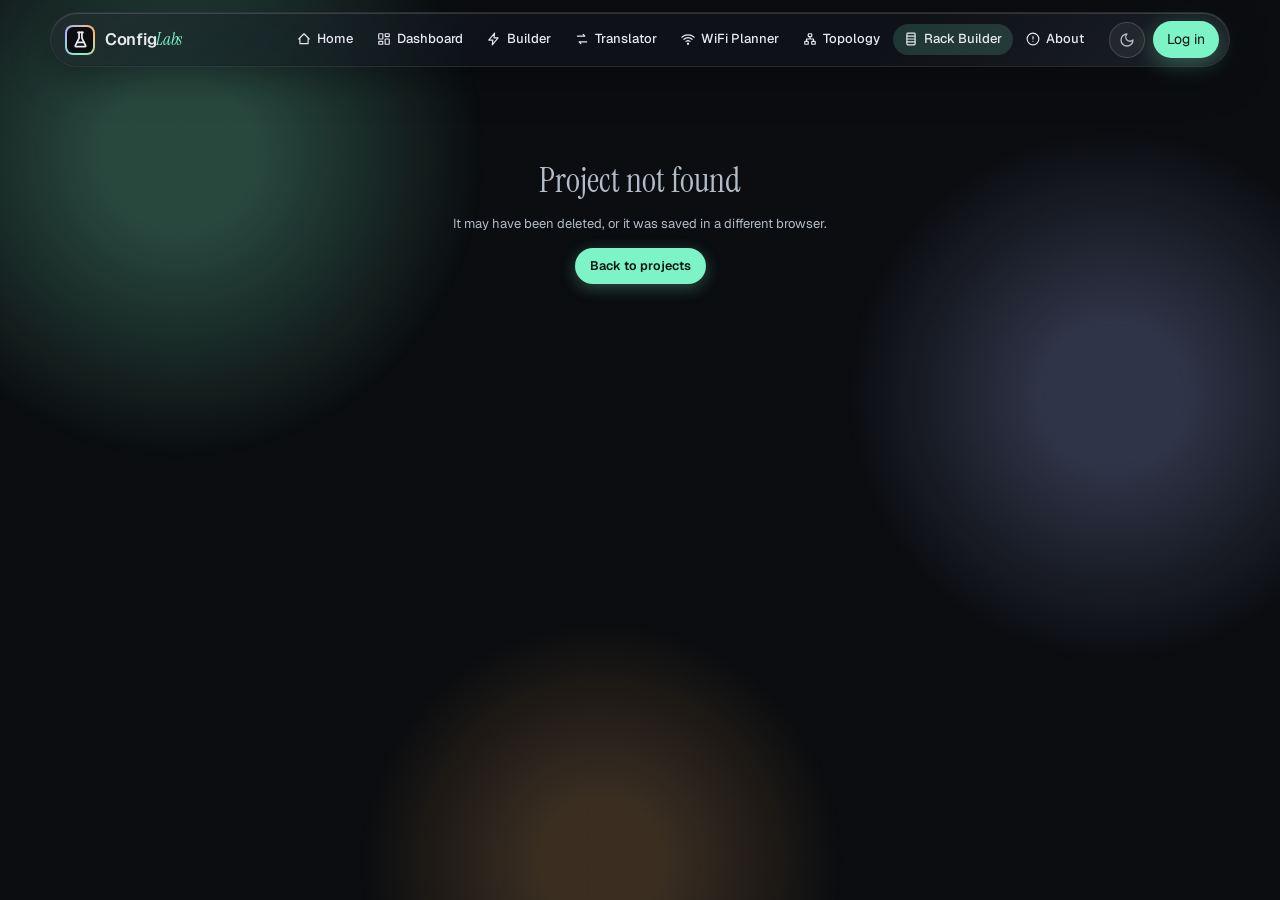
<file: rack-editor.html>
<!DOCTYPE html>
<html lang="en">
<head>
<meta charset="UTF-8"/>
<meta name="viewport" content="width=device-width, initial-scale=1.0"/>
<title>Rack Editor — ConfigLabs</title>
<meta name="description" content="Design server racks to scale: drag H3C, Cisco and generic equipment into a 19-inch rack, check power and weight, and export PNG, PDF or a bill of materials. Free, no login."/>
<meta name="author" content="ConfigLabs"/>
<meta name="robots" content="noindex"/>
<meta property="og:title" content="Rack Editor — ConfigLabs"/>
<meta property="og:description" content="A free rack elevation builder with power and weight checks. No account needed."/>
<meta property="og:type" content="website"/>
<link rel="canonical" href="https://configlabs.online/rack-editor.html"/>
<meta property="og:url" content="https://configlabs.online/rack-editor.html"/>

<meta name="theme-color" content="#0b0d10"/>
<link rel="icon" type="image/x-icon" href="/favicon.ico"/>
<link rel="icon" type="image/png" sizes="32x32" href="/favicon-32.png"/>
<link rel="icon" type="image/png" sizes="16x16" href="/favicon-16.png"/>
<link rel="apple-touch-icon" sizes="180x180" href="/apple-touch-icon.png"/>
<link rel="manifest" href="/site.webmanifest"/>
<meta property="og:image" content="https://configlabs.online/og-image.png"/>
<link rel="stylesheet" href="/site.css"/>
<script src="/site.js" defer></script>
<link rel="preconnect" href="https://fonts.googleapis.com">
<link rel="preconnect" href="https://fonts.gstatic.com" crossorigin>
<link href="https://fonts.googleapis.com/css2?family=JetBrains+Mono:wght@400;500;700&family=Instrument+Serif:ital@0;1&family=Geist:wght@300;400;500;600;700&display=swap" rel="stylesheet">
<style>
/* ===== Rack Builder: projects ===== */
:root{--bg:#0b0d10;--bg-2:#111418;--surface:#15191f;--surface-2:#1b2027;--surface-hover:#222831;--border:#232a34;--border-strong:#2e3744;--text:#e6e9ee;--text-dim:#b3bcc8;--text-muted:#9ca5b3;--accent:#7cf4c7;--accent-2:#a8b5ff;--accent-3:#ffb86b;--danger:#ff6478;--success:#7cf4c7;--warning:#ffc857;--sans:'Geist',system-ui,sans-serif;--serif:'Instrument Serif',Georgia,serif;--mono:'JetBrains Mono',monospace;--ease:cubic-bezier(.22,1,.36,1)}
[data-theme="light"]{--bg:#f8f6f1;--bg-2:#fff;--surface:#fff;--surface-2:#f1ede3;--surface-hover:#ebe6d8;--border:#e4dfd0;--border-strong:#d0c9b5;--text:#1a1a1a;--text-dim:#4a4d53;--text-muted:#5a5e66;--accent:#0f766e;--accent-2:#4f46e5;--accent-3:#ea580c;--danger:#e11d48;--warning:#b7791f}
*{box-sizing:border-box;margin:0;padding:0}
html,body{height:100%;background:var(--bg);color:var(--text);font-family:var(--sans);font-size:14px;line-height:1.5;-webkit-font-smoothing:antialiased}
body{display:flex;flex-direction:column;overflow:hidden}
#app{flex:1;min-height:0;display:grid;grid-template-columns:292px 1fr 324px;position:relative}
.panel{background:var(--bg-2);border-right:1px solid var(--border);overflow-y:auto;overflow-x:hidden;display:flex;flex-direction:column;z-index:5}
#right.panel{border-right:none;border-left:1px solid var(--border)}
.panel::-webkit-scrollbar{width:8px}.panel::-webkit-scrollbar-thumb{background:var(--border-strong);border-radius:8px}
.sec{padding:16px 18px;border-bottom:1px solid var(--border)}
.sec h4{font-size:10.5px;font-family:var(--mono);letter-spacing:1.2px;text-transform:uppercase;color:var(--text-muted);margin-bottom:10px;font-weight:600;display:flex;justify-content:space-between;align-items:center}
.sec h4 small{font-size:10px;letter-spacing:0;text-transform:none;color:var(--text-muted);font-weight:400}
.lbl{font-size:11.5px;color:var(--text-dim);margin-bottom:4px;display:block}
select,input[type=text],input[type=number]{width:100%;padding:8px 10px;background:var(--bg);border:1px solid var(--border);border-radius:8px;color:var(--text);font-family:var(--mono);font-size:12px;outline:none;transition:all .15s var(--ease)}
select:focus,input:focus{border-color:var(--accent);box-shadow:0 0 0 3px color-mix(in srgb,var(--accent) 18%,transparent)}
.row{display:flex;gap:8px;align-items:center}
.row>*{flex:1;min-width:0}
.seg{display:flex;background:var(--bg);border:1px solid var(--border);border-radius:9px;padding:3px;gap:2px}
.seg button{flex:1;padding:6px 8px;border:none;background:none;color:var(--text-dim);font-size:12px;font-weight:500;border-radius:6px;cursor:pointer;font-family:var(--sans);transition:all .15s}
.seg button.on{background:color-mix(in srgb,var(--accent) 16%,var(--surface));color:var(--accent);box-shadow:0 0 0 1px color-mix(in srgb,var(--accent) 35%,transparent)}
.tgl{display:flex;align-items:center;justify-content:space-between;padding:6px 0;font-size:12.5px;color:var(--text-dim);cursor:pointer;user-select:none}
.tgl input{display:none}
.tgl i{width:32px;height:18px;border-radius:99px;background:var(--border-strong);position:relative;transition:background .2s;flex:none}
.tgl i::after{content:'';position:absolute;top:2px;left:2px;width:14px;height:14px;border-radius:50%;background:#fff;transition:transform .2s var(--ease)}
.tgl input:checked+i{background:var(--accent)}
.tgl input:checked+i::after{transform:translateX(14px)}
.btn{padding:8px 12px;border-radius:9px;border:1px solid var(--border-strong);background:var(--surface);color:var(--text);font-size:12.5px;font-weight:500;cursor:pointer;font-family:var(--sans);transition:all .15s;display:inline-flex;align-items:center;justify-content:center;gap:6px}
.btn:hover{background:var(--surface-hover);border-color:var(--accent)}
.btn.pri{background:linear-gradient(135deg,var(--accent),var(--accent-2));color:#0b0d10;border-color:transparent;font-weight:600}
.btn.sm{padding:5px 9px;font-size:11.5px}
.note{font-size:11px;color:var(--text-muted);line-height:1.55;margin-top:8px}
.pill{font-family:var(--mono);font-size:10px;padding:2px 7px;border-radius:99px;border:1px solid var(--border-strong);color:var(--text-dim);white-space:nowrap}
.pill.ok{color:var(--accent);border-color:color-mix(in srgb,var(--accent) 40%,transparent)}
.pill.warn{color:var(--warning);border-color:color-mix(in srgb,var(--warning) 45%,transparent)}
.pill.bad{color:var(--danger);border-color:color-mix(in srgb,var(--danger) 45%,transparent)}
.tools{position:absolute;top:14px;left:50%;transform:translateX(-50%);display:flex;gap:4px;background:color-mix(in srgb,var(--surface) 92%,transparent);backdrop-filter:blur(14px);border:1px solid var(--border-strong);border-radius:12px;padding:5px;box-shadow:0 12px 30px rgba(0,0,0,.28);z-index:6;max-width:calc(100% - 20px);flex-wrap:wrap;justify-content:center}
.tools button{background:none;border:none;color:var(--text-dim);min-width:34px;height:32px;padding:0 9px;border-radius:8px;cursor:pointer;font-size:12.5px;display:inline-flex;align-items:center;justify-content:center;gap:6px;font-family:var(--sans);font-weight:500;transition:all .15s}
.tools button:hover{background:var(--surface-hover);color:var(--text)}
.tools button.on{color:var(--accent);background:color-mix(in srgb,var(--accent) 12%,transparent)}
.tools .sep{width:1px;background:var(--border-strong);margin:5px 3px}
.tools .zl{font-family:var(--mono);font-size:11px;color:var(--text-muted);min-width:44px;text-align:center;align-self:center}
.menu{position:relative}
.menu .dd{position:absolute;top:38px;right:0;min-width:210px;background:var(--surface);border:1px solid var(--border-strong);border-radius:11px;box-shadow:0 18px 40px rgba(0,0,0,.35);padding:5px;display:none;z-index:9}
.menu.open .dd{display:block}
.dd button{width:100%;justify-content:flex-start;height:auto;padding:8px 10px;text-align:left;white-space:nowrap}
.dd small{display:block;font-size:10.5px;color:var(--text-muted);font-weight:400}
#mini{position:absolute;right:14px;bottom:14px;width:210px;height:140px;background:color-mix(in srgb,var(--surface) 92%,transparent);border:1px solid var(--border-strong);border-radius:12px;overflow:hidden;box-shadow:0 12px 30px rgba(0,0,0,.28);z-index:6;cursor:pointer}
#mini svg{width:100%;height:100%;display:block}
#hint{position:absolute;left:14px;bottom:14px;font-size:11px;color:var(--text-muted);font-family:var(--mono);background:color-mix(in srgb,var(--surface) 85%,transparent);padding:6px 10px;border-radius:8px;border:1px solid var(--border);z-index:6;pointer-events:none}
#toast{position:fixed;bottom:22px;left:50%;transform:translate(-50%,90px);background:var(--surface);border:1px solid var(--border-strong);padding:10px 16px;border-radius:999px;font-size:12.5px;z-index:99;transition:transform .3s var(--ease);box-shadow:0 14px 34px rgba(0,0,0,.4)}
#toast.show{transform:translate(-50%,0)}
#printbox{display:none}
body{display:block;overflow:auto;height:auto;min-height:100%}
.beta{font:700 9px var(--mono);letter-spacing:1px;padding:2px 6px;border-radius:99px;background:color-mix(in srgb,var(--accent-3) 18%,transparent);color:var(--accent-3);border:1px solid color-mix(in srgb,var(--accent-3) 45%,transparent);margin-left:6px;vertical-align:2px}
a.btn{text-decoration:none}
.bnote{display:flex;gap:10px;align-items:flex-start;font-size:12.5px;color:var(--text-dim);background:color-mix(in srgb,var(--accent-3) 8%,var(--surface));border:1px solid color-mix(in srgb,var(--accent-3) 30%,transparent);border-radius:10px;padding:9px 12px;margin-bottom:16px}
.wrap{max-width:1240px;margin:0 auto;padding:34px 24px 80px}
.hd{display:flex;align-items:flex-end;justify-content:space-between;gap:16px;flex-wrap:wrap;margin-bottom:22px}
.hd h1{font-family:var(--serif);font-weight:400;font-size:42px;letter-spacing:-.5px;line-height:1.05}
.hd h1 em{color:var(--accent)}
.hd p{color:var(--text-dim);margin-top:6px;font-size:13.5px}
.hd .acts{display:flex;gap:8px;flex-wrap:wrap}
.bar{display:flex;gap:10px;align-items:center;flex-wrap:wrap;margin-bottom:18px}
.bar input[type=text]{max-width:300px;flex:1;min-width:160px}
.bar select{width:auto}
.bar .sp{flex:1}
.seg{display:flex;background:var(--bg-2);border:1px solid var(--border);border-radius:9px;padding:3px;gap:2px}
.seg button{padding:6px 10px;border:none;background:none;color:var(--text-dim);font-size:12px;border-radius:6px;cursor:pointer;font-family:var(--sans)}
.seg button.on{background:color-mix(in srgb,var(--accent) 16%,var(--surface));color:var(--accent)}
.grid{display:grid;grid-template-columns:repeat(auto-fill,minmax(250px,1fr));gap:16px}
.dc{background:var(--surface);border:1px solid var(--border);border-radius:14px;overflow:hidden;cursor:pointer;position:relative;transition:all .2s var(--ease)}
.dc:hover{border-color:var(--accent);transform:translateY(-2px);box-shadow:0 14px 34px rgba(0,0,0,.25)}
.dc .th{aspect-ratio:16/10;background:var(--bg);background-image:radial-gradient(var(--border) 1px,transparent 1px);background-size:16px 16px;display:grid;place-items:center;border-bottom:1px solid var(--border);overflow:hidden}
.dc .th svg{width:100%;height:100%;display:block}
.dc .th .ph{color:var(--text-muted);font-size:12px;font-family:var(--mono)}
.dc .mt{padding:12px 14px 13px}
.dc .mt b{display:block;font-size:14px;font-weight:600;overflow:hidden;text-overflow:ellipsis;white-space:nowrap;padding-right:30px}
.dc .mt span{display:block;font-size:11.5px;color:var(--text-muted);font-family:var(--mono);margin-top:2px}
.dc .mt .ds{font-family:var(--sans);color:var(--text-dim);overflow:hidden;text-overflow:ellipsis;white-space:nowrap}
.dots{position:absolute;right:8px;bottom:10px;width:30px;height:30px;border-radius:8px;border:1px solid transparent;background:none;color:var(--text-dim);cursor:pointer;font-size:18px;line-height:1}
.dots:hover{background:var(--surface-hover);border-color:var(--border-strong);color:var(--text)}
.pop{position:fixed;z-index:80;min-width:170px;background:var(--surface);border:1px solid var(--border-strong);border-radius:11px;box-shadow:0 18px 40px rgba(0,0,0,.4);padding:5px;display:none}
.pop button{display:block;width:100%;text-align:left;padding:8px 10px;background:none;border:none;border-radius:7px;color:var(--text);font-size:12.5px;cursor:pointer;font-family:var(--sans)}
.pop button:hover{background:var(--surface-hover)}
.pop button.dng{color:var(--danger)}
.new{border:2px dashed var(--border-strong);background:none;display:flex;flex-direction:column;align-items:center;justify-content:center;gap:8px;min-height:230px;color:var(--text-dim);font-size:13px}
.new:hover{color:var(--accent);background:color-mix(in srgb,var(--accent) 5%,transparent)}
.new i{font-style:normal;font-size:34px;line-height:1;color:var(--accent)}
.list .grid{grid-template-columns:1fr;gap:8px}
.list .dc{display:flex;align-items:center}
.list .dc .th{width:120px;aspect-ratio:16/10;border-bottom:none;border-right:1px solid var(--border);flex:none}
.list .dc .mt{flex:1;min-width:0}
.list .dots{bottom:auto;top:50%;transform:translateY(-50%)}
.list .new{min-height:70px;flex-direction:row}
.empty{text-align:center;padding:60px 20px;color:var(--text-dim)}
.empty h2{font-family:var(--serif);font-weight:400;font-size:34px;color:var(--text);margin-bottom:8px}
.empty h2 em{color:var(--accent)}
.empty .row{justify-content:center;margin-top:16px;flex-wrap:wrap}
.empty .row>*{flex:none}
.foot{margin-top:26px;font-size:11.5px;color:var(--text-muted);font-family:var(--mono)}
.ov{position:fixed;inset:0;background:rgba(0,0,0,.55);backdrop-filter:blur(4px);z-index:90;display:none;align-items:center;justify-content:center;padding:20px}
.ov.on{display:flex}
.md{background:var(--surface);border:1px solid var(--border-strong);border-radius:16px;width:min(460px,100%);padding:22px;box-shadow:0 30px 80px rgba(0,0,0,.5)}
.md h3{font-size:18px;margin-bottom:14px;font-weight:600}
.md .fld{margin-bottom:12px}
.md label.l{font-size:11.5px;color:var(--text-dim);display:block;margin-bottom:4px}
.md .ft{display:flex;gap:8px;justify-content:flex-end;margin-top:16px}
.tpl{display:grid;grid-template-columns:1fr 1fr;gap:8px}
.tpl div{padding:10px 12px;border:1px solid var(--border);border-radius:10px;cursor:pointer;font-size:12.5px;background:var(--bg)}
.tpl div b{display:block;font-size:13px;margin-bottom:2px}
.tpl div span{color:var(--text-muted);font-size:11.5px}
.tpl div.on{border-color:var(--accent);background:color-mix(in srgb,var(--accent) 8%,var(--bg))}
.drop{position:fixed;inset:0;z-index:95;background:color-mix(in srgb,var(--accent) 12%,rgba(0,0,0,.6));display:none;align-items:center;justify-content:center;font-size:22px;font-family:var(--serif);color:var(--text);pointer-events:none;border:3px dashed var(--accent)}
.drop.on{display:flex}
@media (max-width:640px){.wrap{padding:22px 16px 60px}.hd h1{font-size:32px}.grid{grid-template-columns:1fr 1fr;gap:10px}}
/* ===== Rack editor ===== */
html,body{height:100%}body{display:flex;flex-direction:column;overflow:hidden;min-height:0}
#app{grid-template-columns:304px minmax(0,1fr) 344px}
#stage{position:relative;min-width:0;min-height:0;display:flex;flex-direction:column}
#docbar{flex:none;height:46px;display:flex;align-items:center;gap:10px;padding:0 14px;background:var(--bg-2);border-bottom:1px solid var(--border)}
#docbar .btn,#docbar .seg button{white-space:nowrap}#docbar input{width:auto;flex:0 1 260px;min-width:120px;background:transparent;border-color:transparent;font-family:var(--sans);font-size:14px;font-weight:600}
#docbar input:hover{border-color:var(--border)}#docbar input:focus{background:var(--bg)}
#docbar .sp{flex:1}#sv{font:11px var(--mono);color:var(--text-muted);white-space:nowrap}
#rtabs{flex:none;display:flex;gap:4px;padding:8px 14px 0;background:var(--bg-2);border-bottom:1px solid var(--border);overflow-x:auto;align-items:flex-end}
#rtabs button{padding:7px 14px;border:1px solid var(--border);border-bottom:none;border-radius:9px 9px 0 0;background:var(--bg);color:var(--text-dim);font:500 12.5px var(--sans);cursor:pointer;white-space:nowrap}
#rtabs button.on{background:var(--surface);color:var(--accent);border-color:var(--border-strong);position:relative;top:1px}
#rtabs .add{color:var(--accent);border-style:dashed}
#bar2,#bar3{flex:none;display:flex;gap:8px;align-items:center;padding:8px 14px;background:var(--bg-2);border-bottom:1px solid var(--border);flex-wrap:wrap}
#bar2 .zl,#bar3 .zl{font:11px var(--mono);color:var(--text-muted);min-width:42px;text-align:center}
#bar2 .sp,#bar3 .sp{flex:1}
#cv{flex:1;min-height:0;overflow:auto;display:flex;padding:20px;background:var(--bg);background-image:radial-gradient(var(--border) 1px,transparent 1px);background-size:18px 18px;touch-action:pan-x pan-y}
#cv svg{margin:auto;display:block;flex:none;user-select:none;-webkit-user-select:none}
#cv svg [data-dev]{cursor:grab}
#stat{flex:none;display:flex;gap:18px;flex-wrap:wrap;align-items:center;padding:7px 14px;border-top:1px solid var(--border);background:var(--bg-2);font:11.5px var(--mono);color:var(--text-dim)}
#stat b{color:var(--text);font-weight:600}#stat .sp{flex:1}
.tabs{display:flex;border-bottom:1px solid var(--border);position:sticky;top:0;background:var(--bg-2);z-index:2;flex:none}
.tabs button{flex:1;padding:11px 6px;background:none;border:none;border-bottom:2px solid transparent;color:var(--text-dim);font:500 12.5px var(--sans);cursor:pointer;position:relative}
.tabs button.on{color:var(--accent);border-bottom-color:var(--accent)}
.tabs .n{font:700 9.5px var(--mono);background:var(--danger);color:#fff;border-radius:99px;padding:1px 5px;margin-left:4px}
.tabs .n.w{background:var(--warning);color:#1a1a1a}
.grp{font:600 10.5px var(--mono);letter-spacing:1.1px;text-transform:uppercase;color:var(--text-muted);padding:12px 18px 6px;display:flex;justify-content:space-between}
.mi{position:relative;margin:0 12px 6px;padding:9px 38px 9px 12px;border:1px solid var(--border);border-radius:10px;background:var(--surface);cursor:grab;touch-action:none;user-select:none}
.mi:hover{border-color:var(--accent);background:var(--surface-hover)}
.mi .t{display:flex;gap:6px;align-items:center;justify-content:space-between}.mi b{font-size:12.5px;font-weight:600;min-width:0;overflow:hidden;text-overflow:ellipsis;white-space:nowrap}
.mi .s{font:10.5px var(--mono);color:var(--text-muted);margin-top:2px}.mi .pv{margin-top:6px;pointer-events:none;border-radius:3px;overflow:hidden}.mi .pv svg{display:block}.pvbig{margin-top:8px}.pvbig .l{font:10px var(--mono);color:var(--text-muted);text-transform:uppercase;letter-spacing:.06em;margin:6px 0 2px}.pvbig svg{display:block;border-radius:4px}
.mi .add{position:absolute;right:6px;top:50%;transform:translateY(-50%);width:26px;height:26px;border-radius:7px;border:1px solid var(--border-strong);background:var(--bg);color:var(--accent);cursor:pointer;font-size:16px;line-height:1}
.mi .cx{position:absolute;right:38px;bottom:5px;background:none;border:none;color:var(--text-muted);cursor:pointer;font-size:12px;padding:2px 4px}.mi .cx:hover{color:var(--danger)}
.mi .add:hover{background:var(--accent);color:#0b0d10}
#chip{position:fixed;z-index:99;pointer-events:none;padding:6px 10px;border-radius:8px;background:var(--surface);border:1px solid var(--accent);font:12px var(--mono);box-shadow:0 10px 26px rgba(0,0,0,.4);display:none}
.rr{display:flex;align-items:center;gap:8px;padding:8px 10px;margin-bottom:6px;border:1px solid var(--border);border-radius:10px;background:var(--surface);cursor:pointer}.rr.on{border-color:var(--accent)}.rr b{flex:1;min-width:0;overflow:hidden;text-overflow:ellipsis;white-space:nowrap;font-size:12.5px}.rr small{color:var(--text-muted);font:10.5px var(--mono)}
#modeseg{min-width:150px}
.cabrow{display:flex;gap:8px;align-items:center;padding:7px 9px;border:1px solid var(--border);border-radius:8px;margin-bottom:6px;cursor:pointer;font-size:12px;background:var(--surface)}.cabrow:hover{background:var(--surface-hover)}.cabrow.on{border-color:var(--accent);box-shadow:0 0 0 2px color-mix(in srgb,var(--accent) 22%,transparent)}.cabrow i{width:11px;height:11px;border-radius:50%;flex:none;box-shadow:0 0 0 1px #0007}.cabrow span{flex:1;min-width:0;overflow-wrap:anywhere}.cabrow small{color:var(--text-muted);font:11px var(--mono);white-space:nowrap}
.swc{display:flex;gap:6px;flex-wrap:wrap}.swc button{width:24px;height:24px;border-radius:7px;border:2px solid transparent;cursor:pointer;box-shadow:0 0 0 1px #0006}.swc button.on{border-color:var(--text)}
.cabmsg{font-size:12px;padding:6px 9px;border-radius:7px;margin-top:6px;border:1px solid var(--border)}.cabmsg.warn{border-color:var(--warning);color:var(--warning)}.cabmsg.info{color:var(--text-dim)}#r3d{touch-action:none;cursor:grab}
.f2{display:grid;grid-template-columns:1fr 1fr;gap:8px}
.f{margin-bottom:10px}.f.full{grid-column:1/-1}
textarea{width:100%;padding:8px 10px;background:var(--bg);border:1px solid var(--border);border-radius:8px;color:var(--text);font-family:var(--mono);font-size:12px;outline:none;resize:vertical;min-height:54px}
textarea:focus{border-color:var(--accent)}
.chk{display:flex;gap:14px;font-size:12.5px;color:var(--text-dim)}.chk label{display:flex;gap:6px;align-items:center;cursor:pointer}.chk input{width:auto}
.meter{height:8px;border-radius:99px;background:var(--bg);border:1px solid var(--border);overflow:hidden;margin:4px 0 2px}
.meter i{display:block;height:100%;background:var(--accent);border-radius:99px}.meter i.warn{background:var(--warning)}.meter i.bad{background:var(--danger)}
.mrow{display:flex;justify-content:space-between;font:11.5px var(--mono);color:var(--text-dim)}.mrow b{color:var(--text);font-weight:600}
.is{padding:10px 12px;border:1px solid var(--border);border-left-width:3px;border-radius:9px;margin-bottom:8px;font-size:12.5px;background:var(--surface);cursor:pointer}
.is.crit{border-left-color:var(--danger)}.is.warn{border-left-color:var(--warning)}.is.info{border-left-color:var(--accent-2)}
.is.ack{opacity:.5}.is b{display:block;font:600 10.5px var(--mono);letter-spacing:.8px;text-transform:uppercase;color:var(--text-muted);margin-bottom:3px}
.is .ak{float:right;font-size:11px}
table.bom{width:100%;border-collapse:collapse;font-size:12px}table.bom th{font:600 10px var(--mono);letter-spacing:1px;text-transform:uppercase;color:var(--text-muted);text-align:left;padding:6px 4px;border-bottom:1px solid var(--border)}
table.bom td{padding:7px 4px;border-bottom:1px solid var(--border);vertical-align:top}table.bom td.r,table.bom th.r{text-align:right;font-family:var(--mono)}
.kv{font-size:12px;color:var(--text-dim);line-height:1.7}.kv b{color:var(--text);font-weight:600}
.empt{padding:26px 18px;color:var(--text-dim);font-size:13px;text-align:center}
.md{width:min(560px,100%);max-height:92vh;overflow:auto}
.opts{display:flex;gap:6px;flex-wrap:wrap}.opts button{padding:6px 11px;border-radius:8px;border:1px solid var(--border-strong);background:var(--bg);color:var(--text-dim);font:12px var(--sans);cursor:pointer}.opts button.on{border-color:var(--accent);color:var(--accent);background:color-mix(in srgb,var(--accent) 10%,var(--bg))}
@media (max-width:700px){#docbar{height:auto;flex-wrap:wrap;padding:8px 12px;gap:8px}#docbar input{flex:1 1 140px;min-width:100px}#docbar .sp,.beta{display:none}#docbar .btn.sm{padding:6px 9px}}
@media (max-width:1000px){html,body{height:auto}body{display:block;overflow:auto;min-height:100%}#app{display:flex;flex-direction:column;flex:none;min-height:0}#stage{order:1;display:flex;flex-direction:column;min-width:0}#right{order:2}#left{order:3}.panel{max-height:none;overflow:visible;border:none;border-bottom:1px solid var(--border)}#cv{flex:none;height:70vh;min-height:360px}.tabs{position:static}}
/* ===== liquid glass layer (tokens, orbs and the top nav live in /site.css). The rack drawing (#cv), inputs and tables stay solid. ===== */
#cl-nav{flex:none}
#app{z-index:1;flex:1 1 auto;min-height:0;height:calc(100vh - var(--cl-nav-h));gap:10px;padding:8px 12px 12px}
.panel,#stage{background:var(--cl-glass);border:1px solid var(--cl-line);border-radius:20px;-webkit-backdrop-filter:blur(22px) saturate(170%);backdrop-filter:blur(22px) saturate(170%);box-shadow:inset 0 1px 0 var(--cl-rim),inset 0 -1px 0 rgba(0,0,0,.12),var(--cl-shadow)}
#right.panel{border:1px solid var(--cl-line)}
#stage{overflow:hidden}
.panel::-webkit-scrollbar-thumb{background:color-mix(in srgb,var(--text) 18%,transparent)}
.sec{border-bottom-color:var(--cl-item-line)}
.tabs{background:var(--cl-glass-strong);border-bottom-color:var(--cl-item-line);-webkit-backdrop-filter:blur(18px) saturate(160%);backdrop-filter:blur(18px) saturate(160%)}
#docbar{height:auto;min-height:50px;flex-wrap:wrap;row-gap:6px;padding:7px 12px;background:transparent;border-bottom-color:var(--cl-item-line)}
#docbar input{flex:1 1 150px;max-width:300px}#docbar input:hover{border-color:var(--cl-item-line)}
.vsep{width:1px;height:20px;background:var(--cl-item-line);flex:none}
#rtabs{padding:8px 14px;align-items:center;background:transparent;border-bottom-color:var(--cl-item-line);scrollbar-width:thin}
#rtabs button{padding:6px 14px;border:1px solid var(--cl-item-line);border-radius:999px;background:var(--cl-item)}
#rtabs button.on{top:0;color:var(--accent);background:color-mix(in srgb,var(--accent) 14%,transparent);border-color:color-mix(in srgb,var(--accent) 45%,transparent)}
#rtabs .add{border-style:dashed;border-color:color-mix(in srgb,var(--accent) 45%,transparent);background:none}
#bar2,#bar3{background:transparent;border-bottom-color:var(--cl-item-line)}
#cv{border-bottom:1px solid var(--cl-item-line)}
#stat{background:transparent;border-top:none}
.btn{border-radius:999px;padding:8px 14px;background:color-mix(in srgb,var(--text) 7%,transparent);border-color:var(--cl-line-2);color:var(--text);font-weight:600}
.btn.sm{padding:5px 10px}
.btn:hover{background:color-mix(in srgb,var(--text) 12%,transparent);border-color:var(--cl-line-2)}
.btn.pri{background:var(--accent);color:var(--cl-on-accent);border-color:transparent;box-shadow:0 4px 16px color-mix(in srgb,var(--accent) 28%,transparent)}
.btn.pri:hover{background:var(--accent);filter:brightness(1.06)}
.seg{background:color-mix(in srgb,var(--text) 6%,transparent);border-color:var(--cl-line-2);border-radius:999px}
.seg button{border-radius:999px}
.opts button{border-radius:999px;background:var(--cl-item);border-color:var(--cl-item-line)}
.opts button.on{background:color-mix(in srgb,var(--accent) 12%,transparent);border-color:var(--accent)}
.mi,.rr,.cabrow,.is{background:var(--cl-item);border-color:var(--cl-item-line)}
.mi,.rr,.is{border-radius:12px}
.mi:hover,.cabrow:hover{background:color-mix(in srgb,var(--text) 8%,transparent);border-color:color-mix(in srgb,var(--accent) 50%,var(--cl-item-line))}
.rr.on,.cabrow.on{border-color:var(--accent)}
.mi .add{border-radius:999px;border-color:var(--cl-line-2);background:var(--cl-solid)}
.mi .add:hover{background:var(--accent);color:var(--cl-on-accent)}
.cabmsg{border-color:var(--cl-item-line)}
table.bom th,table.bom td{border-bottom-color:var(--cl-item-line)}
.tpl div{background:var(--cl-item);border-color:var(--cl-item-line);border-radius:12px}
.tpl div.on{border-color:var(--accent);background:color-mix(in srgb,var(--accent) 10%,transparent)}
.ov{z-index:1001;background:rgba(0,0,0,.45)}
[data-theme="light"] .ov{background:rgba(40,34,20,.22)}
.md{background:var(--cl-glass-strong);border-color:var(--cl-line);border-radius:22px;padding:24px;-webkit-backdrop-filter:blur(26px) saturate(170%);backdrop-filter:blur(26px) saturate(170%);box-shadow:inset 0 1px 0 var(--cl-rim),inset 0 -1px 0 rgba(0,0,0,.12),0 30px 80px rgba(0,0,0,.45)}
#toast{background:var(--cl-glass-strong);border-color:var(--cl-line);-webkit-backdrop-filter:blur(18px) saturate(160%);backdrop-filter:blur(18px) saturate(160%);box-shadow:inset 0 1px 0 var(--cl-rim),0 14px 34px rgba(0,0,0,.35);z-index:1002}
#chip{z-index:1003;border-radius:999px;background:var(--cl-glass-strong);-webkit-backdrop-filter:blur(14px);backdrop-filter:blur(14px)}
@supports not ((backdrop-filter:blur(1px)) or (-webkit-backdrop-filter:blur(1px))){.panel,#stage,.md,#toast,#chip{background:var(--cl-glass-solid)}.tabs{background:var(--cl-glass-solid)}}
@media (max-width:1000px){#app{height:auto;padding:8px 12px 16px;gap:12px}.panel{border:1px solid var(--cl-line)}.tabs{border-radius:20px 20px 0 0}}
@media (max-width:640px){.panel,#stage,.md{-webkit-backdrop-filter:blur(12px) saturate(150%);backdrop-filter:blur(12px) saturate(150%)}}
</style>
</head>
<body data-theme="dark">
<div class="cl-orbs" aria-hidden="true"><i></i><i></i><i></i></div>
<div id="cl-nav"></div>
<div id="app">
  <aside class="panel" id="left"></aside>
  <section id="stage">
    <div id="docbar"><a class="btn sm" href="/rack.html" title="Back to all rack projects">← Projects</a><input type="text" id="docname" maxlength="80" placeholder="Project name" spellcheck="false"><span class="beta">BETA</span><div class="seg" id="modeseg"><button data-md="rack" class="on">Rack</button><button data-md="room">Room</button></div><span class="sp"></span><span id="sv"></span>
      <button class="btn sm" id="b-undo" title="Undo (Ctrl+Z)">↶</button><button class="btn sm" id="b-redo" title="Redo (Ctrl+Y)">↷</button><button class="btn sm pri" id="b-exp">Export</button></div>
    <div id="rtabs"></div>
    <div id="bar2">
      <div class="seg" id="faceseg" style="min-width:150px"><button data-f="front" class="on">Front</button><button data-f="rear">Rear</button></div>
      <button class="btn sm" id="z-out" title="Zoom out">−</button><span class="zl" id="zl">100%</span><button class="btn sm" id="z-in" title="Zoom in">+</button><button class="btn sm" id="z-fit">Fit</button>
      <label class="tgl" style="gap:8px;padding:0 4px"><span>Show gaps</span><input type="checkbox" id="t-gaps" checked><i></i></label>
      <button class="btn sm" id="b-cab" title="Cable tool (C): click a port, then another port to connect them. Esc to stop.">Cable tool</button><label class="tgl" style="gap:8px;padding:0 4px"><span>Cables</span><input type="checkbox" id="t-cab" checked><i></i></label>
      <span class="vsep"></span><button class="btn sm" id="b-tag" onclick="toggleArt('catTag')" title="Show or hide the thin category colour line on top of each device">Tag</button><button class="btn sm" id="b-bez" onclick="toggleArt('bezel')" title="Show the front bezel on H3C servers (hides the drive bays)">Bezel</button>
      <span class="sp"></span>
      <button class="btn sm" id="b-rename" title="Rename this rack (or double-click its tab)">Rename rack</button>
      <button class="btn sm" id="b-blank" title="Fit blanking panels in every open gap between equipment">Fill gaps with blanking</button>
    </div>
    <div id="bar3" style="display:none">
      <div class="seg" id="viewseg" style="min-width:140px"><button data-v="2d" class="on">2D plan</button><button data-v="3d">3D</button></div>
      <button class="btn sm" id="rz-out" title="Zoom out">−</button><span class="zl" id="zl3" style="min-width:64px">100%</span><button class="btn sm" id="rz-in" title="Zoom in">+</button><button class="btn sm" id="rz-fit">Fit</button>
      <label class="lbl" style="margin:0 0 0 6px">Colour by</label><select id="r-col" style="width:auto"><option value="plain">Plain</option><option value="power">Power load</option><option value="fill">Space used</option><option value="weight">Weight</option></select>
      <label class="lbl" style="margin:0 0 0 6px">Snap</label><select id="r-snap" style="width:auto" title="Hold Alt while dragging for free placement, Shift to snap to tiles"><option value="tile">Tile (600 mm)</option><option value="100">100 mm</option><option value="free">Free</option></select>
      <label class="tgl" style="gap:8px;padding:0 4px"><span>Clearance zones</span><input type="checkbox" id="b-clr"><i></i></label>
      <span class="sp"></span><button class="btn sm" id="b-rot" title="Rotate selected (R)">Rotate ↻</button>
    </div>
    <div id="cv"></div>
    <div id="stat"></div>
  </section>
  <aside class="panel" id="right"></aside>
</div>
<div id="chip"></div>
<div class="ov" id="ov"><div class="md" id="md"></div></div>
<div id="toast"></div>
<script src="/rack-lib.js"></script>
<script src="/rack-calc.js"></script>
<script src="/rack-render.js"></script>
<script src="/rack-art.js"></script>
<script src="/rack-cable.js"></script>
<script src="/topology-raster.js"></script>
<script>
'use strict';
const $ = id => document.getElementById(id), esc = RR.esc, UMM = RK.UMM;
const ls = { get(k) { try { return localStorage.getItem(k); } catch (e) { return null; } }, set(k, v) { try { localStorage.setItem(k, v); return true; } catch (e) { return false; } }, del(k) { try { localStorage.removeItem(k); } catch (e) {} } };
let _tt; function toast(m) { const t = $('toast'); t.textContent = m; t.classList.add('show'); clearTimeout(_tt); _tt = setTimeout(() => t.classList.remove('show'), 2800); }
const qs = new URLSearchParams(location.search), PID = /^[\w.\-]{1,60}$/.test(qs.get('p') || '') ? qs.get('p') : '';
const S = { P: null, rackId: null, face: 'front', sel: null, zoom: 1, gaps: true, tabL: 'lib', tabR: 'dev', q: '', vendor: 'all', undo: [], redo: [], geo: null, drag: null, issues: [] };
const pal = () => document.body.dataset.theme === 'light' ? 'light' : 'dark';
const rack = () => RC.rack(S.P, S.rackId) || S.P.racks[0];
const selDev = () => S.sel ? RC.dev(S.P, S.sel) : null;
const num = (v, d, lo, hi) => { v = parseFloat(v); if (!isFinite(v)) v = d; return Math.min(hi, Math.max(lo, v)); };
const imp = () => S.P.settings.units === 'imperial';
const fKg = v => imp() ? (v * 2.20462).toFixed(1) + ' lb' : (+v.toFixed(1)) + ' kg';
const fLen = v => imp() ? (v / 25.4).toFixed(1) + ' in' : Math.round(v) + ' mm';
const fW = v => v >= 10000 ? (v / 1000).toFixed(1) + ' kW' : Math.round(v) + ' W';

/* ---------- load / save ---------- */
function load() {
  let P = null; try { P = RC.cleanProject(JSON.parse(ls.get('cl_rk_d_' + PID))); } catch (e) {}
  if (!PID || !P) { document.getElementById('app').innerHTML = '<div class="empt" style="grid-column:1/-1;padding:80px 20px"><h2 style="font-family:var(--serif);font-weight:400;font-size:34px;margin-bottom:8px">Project not found</h2><p>It may have been deleted, or it was saved in a different browser.</p><p style="margin-top:14px"><a class="btn pri" href="/rack.html">Back to projects</a></p></div>'; return false; }
  S.P = P; S.rackId = P.racks[0].id; return true;
}
let _sv; function touch() { $('sv').textContent = 'Saving…'; clearTimeout(_sv); _sv = setTimeout(save, 350); }
function save() {
  const P = S.P, used = {}; P.devices.forEach(d => used[d.modelId] = 1); Object.keys(P.models).forEach(k => { if (!used[k]) delete P.models[k]; });
  if (!ls.set('cl_rk_d_' + PID, JSON.stringify(P))) { $('sv').textContent = 'Not saved'; toast('Browser storage is full or blocked: export a file now so you do not lose work'); return; }
  let a = []; try { a = JSON.parse(ls.get('cl_rk_idx') || '[]'); } catch (e) {} if (!Array.isArray(a)) a = [];
  const x = a.find(y => y && y.id === PID); if (x) { x.name = P.name; x.desc = P.site || x.desc || ''; x.updated = Date.now(); x.n = P.racks.length; x.d = P.devices.length; ls.set('cl_rk_idx', JSON.stringify(a)); }
  $('sv').textContent = 'Saved ' + new Date().toLocaleTimeString([], { hour: '2-digit', minute: '2-digit' });
}
addEventListener('beforeunload', () => { if (S.P) save(); });
function mutate(fn, keep) {
  if (!keep) { S.undo.push(JSON.stringify(S.P)); if (S.undo.length > 80) S.undo.shift(); S.redo = []; }
  fn(); const c = RC.cleanProject(S.P); if (c) S.P = c;
  if (!RC.rack(S.P, S.rackId)) S.rackId = S.P.racks[0].id; if (S.sel && !RC.dev(S.P, S.sel)) S.sel = null;
  touch(); render();
}
function undo(redo) {
  const from = redo ? S.redo : S.undo, to = redo ? S.undo : S.redo; if (!from.length) return;
  to.push(JSON.stringify(S.P)); const c = RC.cleanProject(JSON.parse(from.pop())); if (!c) return; S.P = c;
  if (!RC.rack(S.P, S.rackId)) S.rackId = S.P.racks[0].id; if (S.sel && !RC.dev(S.P, S.sel)) S.sel = null; touch(); render();
}

/* ---------- keep the DOM stable when panels refresh (so a click is never lost to a re-render) ---------- */
function morph(el, html) { const t = document.createElement('div'); t.innerHTML = html; mSync(el, t); }
function mSync(a, b) {
  const bc = [...b.childNodes];
  bc.forEach((y, i) => {
    const x = a.childNodes[i];
    if (!x) { a.appendChild(y.cloneNode(true)); return; }
    if (x.nodeType !== y.nodeType || (x.nodeType === 1 && x.tagName !== y.tagName)) { a.replaceChild(y.cloneNode(true), x); return; }
    if (x.nodeType !== 1) { if (x.nodeValue !== y.nodeValue) x.nodeValue = y.nodeValue; return; }
    [...x.attributes].forEach(at => { if (!y.hasAttribute(at.name)) x.removeAttribute(at.name); });
    [...y.attributes].forEach(at => { if (x.getAttribute(at.name) !== at.value) x.setAttribute(at.name, at.value); });
    const tg = x.tagName;
    if (tg === 'INPUT') { if (x.type === 'checkbox') x.checked = y.hasAttribute('checked'); else { const v = y.getAttribute('value') || ''; if (x.value !== v) x.value = v; } }
    else if (tg === 'TEXTAREA') { if (x.value !== y.textContent) x.value = y.textContent; }
    else { mSync(x, y); if (tg === 'SELECT') x.selectedIndex = Math.max(0, [...y.options].findIndex(o => o.hasAttribute('selected'))); }
  });
  while (a.childNodes.length > bc.length) a.removeChild(a.lastChild);
}

/* ---------- rendering ---------- */
function render() { S.issues = RC.validate(S.P); renderTabs(); renderCanvas(); renderLeft(); renderRight(); S.mode === 'room' ? statRoom() : renderStat(); $('docname').value !== S.P.name && document.activeElement !== $('docname') && ($('docname').value = S.P.name); $('b-undo').disabled = !S.undo.length; $('b-redo').disabled = !S.redo.length; }
function renderTabs() {
  $('rtabs').innerHTML = S.P.racks.map(r => `<button data-r="${esc(r.id)}" title="Double-click to rename" class="${r.id === S.rackId ? 'on' : ''}">${esc(r.label)} <small style="color:var(--text-muted)">${r.u}U${RC.summary(S.P, r.id).servers ? ' · ' + RC.summary(S.P, r.id).servers + ' srv' : ''}</small></button>`).join('') + '<button class="add" data-add="1" title="Add a rack">+ Rack</button>';
  document.querySelectorAll('#faceseg button').forEach(b => b.classList.toggle('on', b.dataset.f === S.face));
}
function cabOverlay() { if (!S.geo || S.mode === 'room') return ''; return RCB.overlay(S.P, rack(), S.geo, S.face, { pal: pal(), sel: S.cabSel, show: S.cabShow, pending: S.cabA, hover: S.cabHover }); }
function paintCab() { const g = $('cabw'); if (g) g.innerHTML = cabOverlay(); }
function cabPoint(e) { const b = $('rsvg').getBoundingClientRect(); return [(e.clientX - b.left) / S.zoom, (e.clientY - b.top) / S.zoom]; }
function defType(ta, tb, same) {
  const fb = { sfp: 1, 'sfp+': 1, qsfp: 1, lc: 1 };
  if (ta === 'rj45' && tb === 'rj45') return 'cat6'; if (ta === 'con' || tb === 'con') return 'console'; if ((ta === 'psu' || tb === 'psu') && (ta === 'out' || tb === 'out')) return 'power';
  if (fb[ta] && fb[tb]) return (ta === 'lc' || tb === 'lc') ? 'om4' : (ta === tb && same ? 'dac' : 'om4'); if (ta === 'usb' || tb === 'usb' || ta === 'usbc' || tb === 'usbc') return 'usb'; return 'cat6';
}
function setCabTool(on) { S.cabTool = on; S.cabA = null; S.cabHover = null; $('b-cab').classList.toggle('pri', on); $('cv').style.cursor = on ? 'crosshair' : ''; if (on && !S.cabShow) { S.cabShow = true; $('t-cab').checked = true; } renderCanvas(); renderStat(); }
function cabClick(e) {
  if (!S.geo) return; const [x, y] = cabPoint(e), h = RCB.hit(S.P, rack(), S.geo, S.face, x, y); if (!h) return false;
  const here = { d: h.d.id, p: h.p.id };
  if (!S.cabA) { S.cabA = here; paintCab(); renderStat(); return; }
  if (S.cabA.d === here.d && S.cabA.p === here.p) { S.cabA = null; paintCab(); renderStat(); return; }
  if (S.cabA.d === here.d) return toast('Pick a port on a different device');
  const A = RCB.end(S.P, S.cabA), B = { d: h.d, m: h.m, port: h.p }, same = A.d.rackId === h.d.rackId, type = defType(A.port && A.port.t, h.p.t, same);
  const c = { id: RC.uid('c'), a: S.cabA, b: here, type, color: RC.CABLES[type].col, len: null, label: '', note: '', status: 'planned' }; c.len = RCB.estimate(Object.assign({}, S.P, { cables: [] }), c);
  mutate(() => { S.P.cables.push(c); S.cabSel = c.id; S.tabR = 'cab'; S.cabA = null; });
}
function renderCanvas() {
  if (S.mode === 'room') return renderRoom();
  const r = rack(), o = RR.rackSVG(S.P, r.id, { face: S.face, sel: S.sel, pal: pal(), gaps: S.gaps, pid: 'c' }); S.geo = o;
  $('cv').innerHTML = `<svg xmlns="http://www.w3.org/2000/svg" id="rsvg" width="${Math.round(o.w * S.zoom)}" height="${Math.round(o.h * S.zoom)}" viewBox="0 0 ${o.w} ${o.h}">${o.svg}<g id="cabw">${cabOverlay()}</g><g id="gh" pointer-events="none"></g></svg>`;
  $('zl').textContent = Math.round(S.zoom * 100) + '%';
}
function fit(strict) { if (S.mode === 'room') return fitRoom(); const r = rack(), h = r.u * UMM + 60; let z = Math.min(2.5, ($('cv').clientHeight - 44) / h); S.zoom = Math.max(strict ? 0.2 : 0.55, z); renderCanvas(); }
function renderStat() {
  const r = rack(), st = RC.stats(S.P, r), live = S.issues.filter(i => !i.ack), c = live.filter(i => i.sev === 'crit').length, w = live.filter(i => i.sev === 'warn').length;
  $('stat').innerHTML = `<span>${esc(r.label)}</span><span>Space <b>${st.usedU}/${r.u}U</b> (${st.pct}%)</span><span>Power <b>${fW(st.watts)}</b></span><span>Weight <b>${fKg(st.kg)}</b></span><span class="sp"></span><span>${c ? '<b style="color:var(--danger)">' + c + ' critical</b> · ' : ''}${w ? '<b style="color:var(--warning)">' + w + ' warnings</b>' : (c ? '' : '<b style="color:var(--accent)">No problems found</b>')}</span>`;
}
const verPill = m => `<span class="pill ${m.ver === 'datasheet' ? 'ok' : m.ver === 'typical' ? 'warn' : ''}" title="${esc(m.ver === 'typical' ? 'Placeholder values: check against the datasheet' : m.ver === 'partial' ? 'Some values are estimates' : 'Values from the vendor datasheet or hardware guide')}">${esc(RK.VER[m.ver])}</span>`;
function modelLine(m) { const w = S.P.settings.powerBasis === 'typ' && m.w.typ != null ? m.w.typ : m.w.max; return [m.vendor, m.u + 'U', fLen(m.d), m.cat === 'blank' ? '' : (w ? fW(w) : '')].filter(Boolean).join(' · '); }

/* ---------- left panel ---------- */
function renderLeft() {
  if (S.mode === 'room') { morph($('left'), leftRoom()); return; }
  const L = $('left'); const keepQ = document.activeElement && document.activeElement.id === 'lq';
  let h = `<div class="tabs"><button data-tl="lib" class="${S.tabL === 'lib' ? 'on' : ''}">Equipment</button><button data-tl="rack" class="${S.tabL === 'rack' ? 'on' : ''}">Rack &amp; project</button></div>`;
  if (S.tabL === 'lib') {
    const all = RK.all(), vs = [...new Set(all.map(m => m.vendor || 'Generic'))];
    h += `<div class="sec"><input type="text" id="lq" placeholder="Search equipment" value="${esc(S.q)}" autocomplete="off"><div class="row" style="margin-top:8px"><select id="lv"><option value="all">All vendors</option>${vs.map(v => `<option${v === S.vendor ? ' selected' : ''}>${esc(v)}</option>`).join('')}</select><button class="btn sm" id="b-cust">+ Custom device</button></div><p class="note">Drag into the rack, or press + to add at the first free slot. <b>Typical</b> means a placeholder value: check it against your datasheet.</p></div>`;
    const q = S.q.trim().toLowerCase(), f = all.filter(m => (S.vendor === 'all' || (m.vendor || 'Generic') === S.vendor) && (!q || (m.vendor + ' ' + m.name + ' ' + RK.CATS[m.cat]).toLowerCase().includes(q)));
    RK.GROUPS.forEach(g => { const it = f.filter(m => g[2].indexOf(m.cat) >= 0); if (!it.length) return; h += `<div class="grp"><span>${esc(g[1])}</span><span>${it.length}</span></div>` + it.map(m => `<div class="mi" data-m="${esc(m.id)}"><div class="t"><b>${esc((m.vendor ? m.vendor + ' ' : '') + m.name)}</b>${verPill(m)}</div><div class="s">${esc(modelLine(m))}</div>${m.cat === 'blank' ? '' : `<div class="pv">${RR.devicePreview(m, 'front', pal(), { compact: true, label: ' ' })}</div>`}${m.custom ? `<button class="cx" data-cdel="${esc(m.id)}" title="Delete from my library">✕</button>` : ''}<button class="add" data-add="${esc(m.id)}" title="Add to rack">+</button></div>`).join(''); });
    if (!f.length) h += '<div class="empt">Nothing matches. Clear the search, or add a custom device.</div>';
    h += '<div style="height:20px"></div>';
  } else {
    const r = rack(), P = S.P, s = P.settings, o = (v, a) => a.map(x => `<option value="${esc(x[0])}"${String(x[0]) === String(v) ? ' selected' : ''}>${esc(x[1])}</option>`).join('');
    h += `<div class="sec"><h4>${esc(r.label)}</h4><div class="row" style="margin-bottom:10px"><button class="btn sm" id="b-rtype">Browse rack types…</button></div><div class="f"><label class="lbl">Rack name</label><input type="text" data-rk="label" value="${esc(r.label)}" maxlength="40"></div>
<div class="f2"><div class="f"><label class="lbl">Height (U)</label><select data-rk="u">${o(r.u, Array.from({ length: 60 }, (_, i) => [i + 1, (i + 1) + 'U' + (RK.PRESETS_U.indexOf(i + 1) >= 0 ? ' (common)' : '')]))}</select></div><div class="f"><label class="lbl">Numbering</label><select data-rk="numbering">${o(r.numbering, [['bottom-up', 'U1 at bottom'], ['top-down', 'U1 at top']])}</select></div>
<div class="f"><label class="lbl">Width (mm)</label><select data-rk="w">${o(r.w, [[482, '482 (open frame)'], [600, '600'], [700, '700'], [750, '750'], [800, '800']])}</select></div><div class="f"><label class="lbl">Depth (mm)</label><input type="text" inputmode="numeric" data-rk="d" value="${r.d}"></div>
<div class="f"><label class="lbl">Frame</label><select data-rk="frame">${o(r.frame, [['cabinet', 'Closed cabinet'], ['open', 'Open frame'], ['wall', 'Wall mount']])}</select></div><div class="f"><label class="lbl">Empty weight (kg)</label><input type="text" inputmode="decimal" data-rk="emptyKg" value="${r.emptyKg}"></div>
<div class="f"><label class="lbl">Load rating (kg)</label><input type="text" inputmode="decimal" data-rk="loadRating" value="${r.loadRating}"></div><div class="f"></div>
<div class="f"><label class="lbl">PDU feed A (W)</label><input type="text" inputmode="numeric" data-rk="pduA" value="${r.pdus.A.cap}" list="pl"></div><div class="f"><label class="lbl">PDU feed B (W)</label><input type="text" inputmode="numeric" data-rk="pduB" value="${r.pdus.B.cap}" list="pl"></div></div>
<datalist id="pl">${RK.PDU_PRESETS.map(x => `<option value="${x[0]}" label="${esc(x[1])}">`).join('')}</datalist><p class="note">Feed capacity is the real circuit or PDU rating in watts. 0 means that feed is not installed. Presets: 3680 (16 A), 7360 (32 A), 11040 and 22170 (three phase).</p>
<div class="row" style="margin-top:6px"><button class="btn sm" data-ra="dup">Duplicate rack</button><button class="btn sm" data-ra="del" style="color:var(--danger)">Delete rack</button></div></div>
<div class="sec"><h4>Project</h4><div class="f"><label class="lbl">Site or client</label><input type="text" data-ps="site" value="${esc(P.site)}" maxlength="80"></div>
<div class="f2"><div class="f"><label class="lbl">Units shown</label><select data-ps="units">${o(s.units, [['metric', 'Metric (kg, mm)'], ['imperial', 'Imperial (lb, in)']])}</select></div><div class="f"><label class="lbl">Power basis</label><select data-ps="powerBasis">${o(s.powerBasis, [['max', 'Maximum watts'], ['typ', 'Typical watts']])}</select></div>
<div class="f"><label class="lbl">Warn at (%)</label><input type="text" inputmode="numeric" data-ps="warn" value="${s.warn}"></div><div class="f"><label class="lbl">Critical at (%)</label><input type="text" inputmode="numeric" data-ps="crit" value="${s.crit}"></div>
<div class="f"><label class="lbl">Floor rating (kg/m²)</label><input type="text" inputmode="numeric" data-ps="floorRating" value="${s.floorRating}"></div><div class="f"></div></div>
<p class="note">Planning on <b>maximum</b> watts is the safe choice. Units only change how weights and depths are shown. Inputs stay in kg and mm. Floor rating is your building's limit: ask the facilities team.</p></div><div style="height:20px"></div>`;
  }
  morph(L, h);
}

/* ---------- right panel ---------- */
const bar = (v, cap, warn, crit) => { const p = cap ? v / cap * 100 : (v > 0 ? 999 : 0); return `<div class="meter"><i class="${p >= crit ? 'bad' : p >= warn ? 'warn' : ''}" style="width:${Math.min(100, p)}%"></i></div>`; };
function renderRight() {
  if (S.mode === 'room') { morph($('right'), rightRoom()); return; }
  const live = S.issues.filter(i => !i.ack), c = live.filter(i => i.sev === 'crit').length, w = live.filter(i => i.sev === 'warn').length;
  let h = `<div class="tabs"><button data-tr="dev" class="${S.tabR === 'dev' ? 'on' : ''}">Device</button><button data-tr="sum" class="${S.tabR === 'sum' ? 'on' : ''}">Summary</button><button data-tr="iss" class="${S.tabR === 'iss' ? 'on' : ''}">Issues${c ? `<span class="n">${c}</span>` : w ? `<span class="n w">${w}</span>` : ''}</button><button data-tr="cab" class="${S.tabR === 'cab' ? 'on' : ''}">Cables${S.P.cables.length ? `<span class="n" style="background:var(--surface-2);color:var(--text)">${S.P.cables.length}</span>` : ''}</button><button data-tr="bom" class="${S.tabR === 'bom' ? 'on' : ''}">BOM</button></div>`;
  if (S.tabR === 'dev') h += devPanel(); else if (S.tabR === 'sum') h += sumPanel(); else if (S.tabR === 'iss') h += issPanel(); else if (S.tabR === 'cab') h += cabPanel(); else h += bomPanel();
  morph($('right'), h);
}
function devPanel() {
  const d = selDev(), r = rack(); if (!d) {
    const s = RC.stats(S.P, r); return `<div class="sec"><h4>${esc(r.label)}</h4><div class="kv">Space used <b>${s.usedU} of ${r.u}U</b> · ${s.freeU}U free<br>Devices <b>${s.devices}</b><br>Power <b>${fW(s.watts)}</b> · Weight <b>${fKg(s.kg)}</b></div><p class="note">Click a device in the rack to edit its name, address, power feeds and notes. Drag it up or down to move it.</p></div><div class="sec"><h4>Shortcuts</h4><div class="kv">Delete: remove device<br>Arrow up / down: move one U<br>Ctrl+D: duplicate · Ctrl+Z / Y: undo / redo<br>Esc: deselect<br>C: cable tool · F: fit · V: front/rear · ?: all shortcuts</div></div>`;
  }
  const m = RC.model(S.P, d.modelId), der = RC.derive(S.P, d), nf = der.length ? der : d.feeds, op = (v, a) => a.map(x => `<option value="${esc(x[0])}"${x[0] === v ? ' selected' : ''}>${esc(x[1])}</option>`).join('');
  const link = m.src ? `<a href="${esc(m.src)}" target="_blank" rel="noopener noreferrer" style="color:var(--accent)">source</a>` : '';
  return `<div class="sec"><h4>${esc(RK.CATS[m.cat])} ${verPill(m)}</h4><div style="font-weight:600;font-size:14px">${esc((m.vendor ? m.vendor + ' ' : '') + m.name)}</div>
<div class="kv" style="margin-top:6px">${m.u}U · depth <b>${fLen(m.d)}</b> · <b>${fKg(RC.kg(S.P, d))}</b> · <b>${fW(RC.watts(S.P, d))}</b> · ${m.psu} PSU<br>Airflow: ${esc(RK.AIR[m.air])}</div>${m.note ? `<p class="note">${esc(m.note)} ${link}</p>` : (link ? `<p class="note">${link}</p>` : '')}<div class="pvbig"><div class="l">Front</div>${RR.devicePreview(m, 'front', pal(), { label: d.hostname || m.name })}${m.cat === 'patch' || m.cat === 'blank' ? '' : `<div class="l">Rear</div>${RR.devicePreview(m, 'rear', pal(), { label: d.hostname || m.name })}`}<p class="note" style="margin-top:6px">Port counts and types follow the model. LED, console and fan positions are illustrative.</p></div></div>
<div class="sec"><h4>Identity</h4><div class="f2"><div class="f full"><label class="lbl">Hostname</label><input type="text" data-df="hostname" value="${esc(d.hostname)}" maxlength="63" placeholder="e.g. CORE-01"></div><div class="f"><label class="lbl">Role</label><input type="text" data-df="role" value="${esc(d.role)}" maxlength="40"></div><div class="f"><label class="lbl">Status</label><select data-df="status">${op(d.status, [['planned', 'Planned'], ['installed', 'Installed']])}</select></div>
<div class="f"><label class="lbl">Management IP</label><input type="text" data-df="mgmtIp" value="${esc(d.mgmtIp)}" maxlength="45" placeholder="10.0.0.1"></div><div class="f"><label class="lbl">VLAN</label><input type="text" data-df="vlan" value="${esc(d.vlan)}" maxlength="40"></div>
<div class="f full"><label class="lbl">Other IPs (comma separated)</label><input type="text" data-df="ips" value="${esc(d.ips.join(', '))}"></div><div class="f"><label class="lbl">Serial</label><input type="text" data-df="serial" value="${esc(d.serial)}" maxlength="60"></div><div class="f"><label class="lbl">Asset tag</label><input type="text" data-df="asset" value="${esc(d.asset)}" maxlength="60"></div></div></div>
<div class="sec"><h4>Position</h4><div class="f2"><div class="f"><label class="lbl">Lowest U</label><input type="text" inputmode="numeric" data-df="u" value="${d.u}"></div><div class="f"><label class="lbl">Rack</label><select data-df="rackId">${S.P.racks.map(x => `<option value="${esc(x.id)}"${x.id === d.rackId ? ' selected' : ''}>${esc(x.label)}</option>`).join('')}</select></div>
<div class="f"><label class="lbl">Mounting</label><select data-df="side">${op(d.side, [['full', 'Full depth'], ['front', 'Front half only'], ['rear', 'Rear half only']])}</select></div><div class="f"><label class="lbl">Orientation</label><select data-df="rev">${op(d.rev ? '1' : '0', [['0', 'Normal'], ['1', 'Reversed (rear forward)']])}</select></div></div></div>
${devCabs(d, m)}<div class="sec"><h4>Power</h4><div class="chk" style="margin-bottom:10px"><label><input type="checkbox" data-df="feedA"${nf.indexOf('A') >= 0 ? ' checked' : ''}${der.length ? ' disabled' : ''}> Feed A</label><label><input type="checkbox" data-df="feedB"${nf.indexOf('B') >= 0 ? ' checked' : ''}${der.length ? ' disabled' : ''}> Feed B</label></div>${der.length ? '<p class="note" style="margin-top:-4px">Feeds follow the power cords drawn to PDUs (Cables tab). Remove the cords to set them by hand.</p>' : ''}
<div class="f2"><div class="f"><label class="lbl">Watts override</label><input type="text" inputmode="decimal" data-df="watts" value="${d.watts != null ? d.watts : ''}" placeholder="${Math.round(RC.watts(Object.assign({}, S.P, { devices: [] }), { modelId: d.modelId, feeds: [] }))}"></div><div class="f"><label class="lbl">Weight override (kg)</label><input type="text" inputmode="decimal" data-df="kg" value="${d.kg != null ? d.kg : ''}" placeholder="${+m.kg.toFixed(1)}"></div></div><p class="note">Leave blank to use the model's value. A dual-supply device on A and B draws half from each.</p>${m.cat === 'pdu' || m.cat === 'ups' ? `<div class="f2" style="margin-top:8px"><div class="f"><label class="lbl">This ${m.cat === 'ups' ? 'UPS' : 'PDU'} is on feed</label><select data-df="pduFeed">${op(d.pduFeed || '', [['', 'Not set'], ['A', 'Feed A'], ['B', 'Feed B']])}</select></div><div class="f"><label class="lbl">Capacity (W)</label><input type="text" inputmode="decimal" data-df="pduCap" value="${d.pduCap || ''}" placeholder="rack feed"></div></div><p class="note">Draw a power cord from a device PSU to an outlet here (Cable tool, rear view). The device then takes this feed, and this ${m.cat === 'ups' ? 'UPS' : 'PDU'} is checked against its capacity.</p>` : ''}</div>
<div class="sec"><h4>Notes</h4><textarea data-df="notes" maxlength="500">${esc(d.notes)}</textarea><div class="row" style="margin-top:10px"><button class="btn sm" data-da="dup">Duplicate</button><button class="btn sm" data-da="del" style="color:var(--danger)">Remove</button></div></div><div style="height:20px"></div>`;
}
function devCabs(d, m) {
  const P = S.P, cs = P.cables.filter(c => c.a.d === d.id || c.b.d === d.id), net = m.cat === 'switch' || m.cat === 'router' || m.cat === 'firewall';
  let h = `<div class="sec"><h4>Connections <small style="color:var(--text-muted)">${cs.length}</small></h4>`;
  if (!cs.length) h += '<p class="note">No cables yet. Press C (or the Cable tool button), click a port on this device, then a port on another device.</p>';
  else h += cs.map(c => { const mine = c.a.d === d.id ? c.a : c.b, oth = c.a.d === d.id ? c.b : c.a, x = RCB.end(P, mine); return `<div class="cabrow${S.cabSel === c.id ? ' on' : ''}" data-cs="${esc(c.id)}"><i style="background:${esc(c.color)}"></i><span>${esc(x ? RCB.portName(x.m, x.face, x.port) : '?')} → ${esc(RCB.endText(P, oth))}</span><small>${esc(RC.CABLES[c.type].n.replace(/ \(.*/, ''))}${c.len != null ? ' · ' + c.len + ' m' : ''}</small></div>`; }).join('');
  if (net) h += '<div class="row" style="margin-top:8px"><button class="btn sm" data-ca="builder" title="Open the Config Builder with this device\'s hostname and interface descriptions from its cables">Open in Config Builder</button></div>';
  return h + '</div>';
}
function cabPanel() {
  const P = S.P, r = rack(), rows = RCB.rows(P), sel = S.cabSel && P.cables.find(c => c.id === S.cabSel);
  let h = '';
  h += `<div class="sec"><div class="row"><button class="btn sm${S.cabTool ? ' pri' : ''}" data-ca="tool">${S.cabTool ? 'Stop cabling' : 'Cable tool'}</button><button class="btn sm" data-ca="estall" title="Fill in the length of every cable that has none">Estimate lengths</button><button class="btn sm" data-ca="autopwr" title="Draw a power cord from every PSU to the PDUs in this rack (PSU 1 to the first PDU, PSU 2 to the second)">Auto power cords</button></div><p class="note" style="margin-top:8px">${S.cabTool ? (S.cabA ? 'From <b>' + esc(RCB.endText(P, S.cabA)) + '</b>. Now click the other port. You can change rack or Front/Rear first. Esc cancels.' : 'Click a port to start a cable.') : 'Press C, then click a port and another port to connect them. Click a cable to edit it.'}</p></div>`;
  if (sel) {
    const T = RC.CABLES[sel.type], probs = RCB.check(P, sel), grp = [['Copper', ['cat5e', 'cat6', 'cat6a']], ['Direct attach / active optical', ['dac', 'aoc']], ['Fiber', ['om3', 'om4', 'os2']], ['Other', ['console', 'usb', 'power']]];
    h += `<div class="sec"><h4>${esc(sel.label || 'Selected cable')}</h4><div class="kv">${esc(RCB.endText(P, sel.a))}<br>↕<br>${esc(RCB.endText(P, sel.b))}</div><div class="row" style="margin:6px 0"><button class="btn sm" data-ca="goA">Show end A</button><button class="btn sm" data-ca="goB">Show end B</button></div>
<div class="f2"><div class="f full"><label class="lbl">Cable type</label><select data-cf="type">${grp.map(g => `<optgroup label="${g[0]}">${g[1].map(k => `<option value="${k}"${k === sel.type ? ' selected' : ''}>${esc(RC.CABLES[k].n)}</option>`).join('')}</optgroup>`).join('')}</select></div>
<div class="f"><label class="lbl">Length (m)</label><input type="text" inputmode="decimal" data-cf="len" value="${sel.len != null ? sel.len : ''}" placeholder="not set"></div><div class="f"><label class="lbl">&nbsp;</label><button class="btn sm" data-ca="est" style="width:100%">Estimate</button></div>
<div class="f full"><label class="lbl">Label (printed on the cable)</label><input type="text" data-cf="label" value="${esc(sel.label)}" maxlength="60" placeholder="e.g. SW01-G24 to CORE-G1"></div>
<div class="f"><label class="lbl">Status</label><select data-cf="status"><option value="planned"${sel.status === 'planned' ? ' selected' : ''}>Planned</option><option value="installed"${sel.status === 'installed' ? ' selected' : ''}>Installed</option></select></div></div>
<label class="lbl" style="margin-top:8px">Colour</label><div class="swc">${RC.CCOL.map(c => `<button data-cc="${c[0]}" title="${c[1]}" class="${c[0] === sel.color ? 'on' : ''}" style="background:${c[0]}"></button>`).join('')}</div>
<div class="f" style="margin-top:8px"><label class="lbl">Note</label><input type="text" data-cf="note" value="${esc(sel.note)}" maxlength="200"></div>
${probs.map(x => `<div class="cabmsg ${x.sev === 'info' ? 'info' : 'warn'}">${esc(x.msg.charAt(0).toUpperCase() + x.msg.slice(1))}</div>`).join('')}
<div class="row" style="margin-top:10px"><button class="btn sm" data-ca="del" style="color:var(--danger)">Delete cable</button></div></div>`;
  }
  h += `<div class="sec"><h4>All cables <small style="color:var(--text-muted)">${rows.length}</small></h4>`;
  if (!rows.length) h += '<div class="empt" style="padding:10px 0">No cables yet.</div>';
  else h += rows.map(x => `<div class="cabrow${S.cabSel === x.c.id ? ' on' : ''}" data-cs="${esc(x.c.id)}"><i style="background:${esc(x.c.color)}"></i><span><b>${x.no}</b> ${esc(x.c.label ? x.c.label + ' · ' : '')}${esc((x.A.d.hostname || x.A.m.name) + ' ' + RCB.portName(x.A.m, x.A.face, x.A.port).replace(/^(Front|Rear) /, m => m[0] + ':'))} → ${esc((x.B.d.hostname || x.B.m.name) + ' ' + RCB.portName(x.B.m, x.B.face, x.B.port).replace(/^(Front|Rear) /, m => m[0] + ':'))}${x.ra.id !== r.id && x.rb.id !== r.id ? '' : ''}</span><small>${x.c.len != null ? x.c.len + ' m' : ''}</small></div>`).join('');
  h += '</div>';
  if (rows.length) h += `<div class="sec"><h4>Purchase list</h4>${RCB.bom(P).map(b => `<div class="mrow"><span>${esc(RC.CABLES[b.type].n.replace(/ \(.*/, ''))}${b.len != null ? ', ' + b.len + ' m' : ', length not set'}</span><span><b>${b.qty}</b></span></div>`).join('')}<div class="row" style="margin-top:10px"><button class="btn sm" data-ca="csv">Schedule (CSV)</button><button class="btn sm" data-ca="topo" title="Create a diagram in the Topology editor from these devices and cables">Send to Topology</button></div></div>`;
  return h + '<div style="height:20px"></div>';
}
function cabGo(e) { const x = RCB.end(S.P, e); if (!x) return; S.rackId = x.d.rackId; S.face = (x.face === 'front') !== !!x.d.rev ? 'front' : 'rear'; S.sel = null; document.querySelectorAll('#faceseg button').forEach(b => b.classList.toggle('on', b.dataset.f === S.face)); render(); fit(); }
function cabAction(a) {
  const c = S.cabSel && S.P.cables.find(x => x.id === S.cabSel);
  if (a === 'autopwr') { let n = 0; mutate(() => { n = RC.autoPower(S.P, S.rackId); }); return toast(n ? n + ' power cord' + (n === 1 ? '' : 's') + ' added (see the rear view)' : 'Nothing to add: this rack needs a PDU, or every device already has power cords'); }
  if (a === 'tool') return setCabTool(!S.cabTool); if (a === 'csv') return download(fileBase() + '-cables.csv', new Blob(['\ufeff' + RCB.csv(S.P)], { type: 'text/csv' }));
  if (a === 'estall') { let n = 0; mutate(() => { S.P.cables.forEach(x => { if (x.len == null) { const v = RCB.estimate(S.P, x); if (v != null) { x.len = v; n++; } } }); }); return toast(n ? n + ' length' + (n === 1 ? '' : 's') + ' estimated' : 'Every cable already has a length'); }
  if (a === 'topo') { try { const r = RCB.sendToTopology(S.P); toast('Diagram created in Topology: ' + r.doc.items.filter(i => i.k === 'dev').length + ' devices, ' + r.doc.links.length + ' links'); setTimeout(() => { location.href = '/topology-editor.html?d=' + encodeURIComponent(r.id); }, 700); } catch (e) { toast('Could not write to the browser storage'); } return; }
  if (a === 'builder') { const d = selDev(); const o = d && RCB.toBuilder(S.P, d.id); if (!o) return toast('Select a switch, router or firewall'); try { localStorage.setItem('clab_rack_handoff', JSON.stringify(o)); location.href = '/builder.html?from=rack'; } catch (e) { toast('Could not write to the browser storage'); } return; }
  if (!c) return;
  if (a === 'del') return mutate(() => { S.P.cables = S.P.cables.filter(x => x.id !== c.id); S.cabSel = null; });
  if (a === 'est') { const v = RCB.estimate(S.P, c); return mutate(() => { c.len = v; }); }
  if (a === 'goA') return cabGo(c.a); if (a === 'goB') return cabGo(c.b);
}
function sumPanel() {
  const P = S.P, s = P.settings, r = rack(), st = RC.stats(P, r), fl = st.kg / st.footprint;
  const feed = f => { const cap = r.pdus[f].cap, l = st.feed[f]; return `<div class="mrow"><span>Feed ${f}</span><span><b>${fW(l)}</b> of ${cap ? fW(cap) : 'none'}${cap ? ' · ' + Math.round(l / cap * 100) + '%' : ''}</span></div>${bar(l, cap, s.warn, s.crit)}`; };
  const la = st.solo.A + st.dual, lb = st.solo.B + st.dual, both = r.pdus.A.cap && r.pdus.B.cap;
  const sm = RC.summary(P, r.id), rows = RC.SUM_GROUPS.filter(g => sm.groups[g[0]]).map(g => `<div class="mrow"><span>${esc(g[1])}</span><span><b>${sm.groups[g[0]]}</b></span></div>`).join('');
  let h = `<div class="sec"><h4>${esc(r.label)} · equipment</h4><div class="mrow" style="font-size:13px"><span>Servers</span><span><b>${sm.servers}</b></span></div>${rows.replace(/<div class="mrow"><span>Servers<\/span>.*?<\/div>/, '')}<div class="mrow" style="margin-top:4px;border-top:1px solid var(--border);padding-top:4px"><span>All devices</span><span><b>${sm.total}</b></span></div>${sm.names.length ? `<p class="note">Servers: ${esc(sm.names.slice(0, 16).join(', '))}${sm.names.length > 16 ? ' and ' + (sm.names.length - 16) + ' more' : ''}</p>` : ''}</div>
<div class="sec"><h4>${esc(r.label)} · power <small>${s.powerBasis === 'max' ? 'maximum watts' : 'typical watts'}</small></h4>${feed('A')}${feed('B')}
<div class="kv" style="margin-top:8px">Total <b>${fW(st.watts)}</b> · ${(st.watts * 3.412).toFixed(0)} BTU/h of heat to remove (${(st.watts / 1000).toFixed(2)} kW, about ${Math.round(st.watts * 0.158)} CFM / ${Math.round(st.watts * 0.158 * 1.699)} m³/h of air at an 11 K rise)${st.feed.none ? `<br><span style="color:var(--warning)">${fW(st.feed.none)} is not assigned to any feed</span>` : ''}</div>
${both ? `<div class="kv" style="margin-top:8px">If feed A fails: B carries <b>${fW(lb)}</b> (${Math.round(lb / r.pdus.B.cap * 100)}%)<br>If feed B fails: A carries <b>${fW(la)}</b> (${Math.round(la / r.pdus.A.cap * 100)}%)</div>` : '<p class="note">Set both feed capacities under Rack &amp; project to check what happens when one feed is lost.</p>'}</div>
<div class="sec"><h4>Weight</h4><div class="mrow"><span>Rack load</span><span><b>${fKg(st.kg)}</b> of ${fKg(r.loadRating)}</span></div>${bar(st.kg, r.loadRating, 90, 100)}<div class="mrow" style="margin-top:6px"><span>Floor loading</span><span><b>${imp() ? (fl * 0.2048).toFixed(0) + ' lb/ft²' : Math.round(fl) + ' kg/m²'}</b> of ${imp() ? (s.floorRating * 0.2048).toFixed(0) + ' lb/ft²' : s.floorRating + ' kg/m²'}</span></div>${bar(fl, s.floorRating, 90, 100)}<p class="note">Floor loading divides the full rack weight over its own footprint (${r.w} × ${r.d} mm). Real floors also depend on how the load is spread: ask a structural engineer for heavy rows.</p></div>
<div class="sec"><h4>Space</h4><div class="mrow"><span>Used</span><span><b>${st.usedU} of ${r.u}U</b> · ${st.pct}%</span></div>${bar(st.usedU, r.u, 90, 101)}<div class="kv" style="margin-top:6px">Clearance to plan: <b>${fLen(s.clearFront)}</b> front, <b>${fLen(s.clearRear)}</b> rear.</div></div>`;
  if (P.racks.length > 1) { const T = RC.summary(P, null); h += `<div class="sec"><h4>All racks · ${P.racks.length} racks, ${T.servers} servers</h4><table class="bom"><tr><th>Rack</th><th class="r">Srv</th><th class="r">Dev</th><th class="r">U</th><th class="r">Power</th><th class="r">Weight</th></tr>`; let tw = 0, tk = 0; P.racks.forEach(x => { const q = RC.stats(P, x), y = RC.summary(P, x.id); tw += q.watts; tk += q.kg; h += `<tr><td>${esc(x.label)}</td><td class="r">${y.servers}</td><td class="r">${y.total}</td><td class="r">${q.usedU}/${x.u}</td><td class="r">${fW(q.watts)}</td><td class="r">${fKg(q.kg)}</td></tr>`; }); h += `<tr><td><b>Total</b></td><td class="r"><b>${T.servers}</b></td><td class="r"><b>${T.total}</b></td><td></td><td class="r"><b>${fW(tw)}</b></td><td class="r"><b>${fKg(tk)}</b></td></tr></table></div>`; }
  return h + '<div style="height:20px"></div>';
}
function issPanel() {
  const a = S.issues; if (!a.length) return '<div class="empt"><b style="color:var(--accent)">No problems found.</b><br>Checked: overlaps, open gaps, duplicate names and IPs, power per feed, loss of a feed, weight and floor loading.</div>';
  return '<div class="sec"><p class="note" style="margin:0 0 10px">Click an issue to jump to it. Mark one as accepted if it is intentional: it stays listed but stops counting.</p>' + a.map(i => `<div class="is ${i.sev}${i.ack ? ' ack' : ''}" data-ik="${esc(i.key)}" data-ir="${esc(i.rackId || '')}" data-id="${esc(i.devId || '')}" data-io="${esc(i.objId || '')}"><button class="btn sm ak" data-ack="${esc(i.key)}">${i.ack ? 'Undo accept' : 'Accept'}</button><b>${esc(RC.RULES[i.rule] || i.rule)} · ${esc(i.sev)}</b>${esc(i.msg)}</div>`).join('') + '</div>';
}
function bomPanel() {
  const rows = RC.bom(S.P), tw = rows.reduce((t, r) => t + r.w, 0), tk = rows.reduce((t, r) => t + r.kg, 0), tq = rows.reduce((t, r) => t + r.qty, 0);
  if (!rows.length) return '<div class="empt">Nothing in the project yet. Add equipment and the bill of materials builds itself.</div>';
  return `<div class="sec"><table class="bom"><tr><th>Item</th><th class="r">Qty</th><th class="r">U</th><th class="r">Power</th></tr>${rows.map(r => `<tr><td>${esc((r.model.vendor ? r.model.vendor + ' ' : '') + r.model.name)}<br><span style="color:var(--text-muted);font-size:11px">${esc(RK.CATS[r.model.cat])} · ${esc(RK.VER[r.model.ver])}</span></td><td class="r">${r.qty}</td><td class="r">${r.u}</td><td class="r">${fW(r.w)}</td></tr>`).join('')}<tr><td><b>Total</b></td><td class="r"><b>${tq}</b></td><td class="r"></td><td class="r"><b>${fW(tw)}</b></td></tr></table><p class="note">Total weight ${fKg(tk)} (equipment only). Racks and PDUs are not in this list.</p>${S.P.cables.length ? '<table class="bom" style="margin-top:10px"><tr><th>Cable</th><th class="r">Qty</th></tr>' + RCB.bom(S.P).map(b => `<tr><td>${esc(RC.CABLES[b.type].n.replace(/ \(.*/, ''))}${b.len != null ? ', ' + b.len + ' m' : ', length not set'}</td><td class="r">${b.qty}</td></tr>`).join('') + '</table>' : ''}<div class="row" style="margin-top:10px"><button class="btn sm" id="b-csv">Download CSV</button></div></div>`;
}

/* ---------- editing actions ---------- */
function snapModel(m) { if (!S.P.models[m.id]) { const c = JSON.parse(JSON.stringify(m)); delete c.custom; S.P.models[m.id] = c; } }
const blankDev = (rackId, modelId, u) => ({ id: RC.uid('d'), rackId, modelId, u, side: 'full', rev: false, hostname: '', role: '', ips: [], mgmtIp: '', vlan: '', serial: '', asset: '', status: 'planned', feeds: [], notes: '' });
function addDevice(modelId, u) {
  const m = RK.find(modelId, S.P); if (!m) return; const r = rack(); let at = u;
  if (at == null) { at = null; for (let row = 0; row < r.u; row++) { const c = RR.uFromRow(r, row, m.u); if (RC.fits(S.P, r, c, m.u) && !RC.collides(S.P, r.id, null, c, m.u, 'full')) { at = c; break; } } }
  if (at == null) return toast('No free ' + m.u + 'U slot left in ' + r.label);
  const id = RC.uid('d');
  mutate(() => { snapModel(m); const d = blankDev(r.id, m.id, at); d.id = id; if (m.psu > 0) d.feeds = ['A', 'B'].filter((f, i) => i < Math.min(2, m.psu) && r.pdus[f].cap > 0); S.P.devices.push(d); S.sel = id; S.tabR = 'dev'; });
}
function delDevice(id) { mutate(() => { S.P.devices = S.P.devices.filter(d => d.id !== id); S.sel = null; }); }
function dupDevice(id) {
  const d = RC.dev(S.P, id); if (!d) return; const r = RC.rack(S.P, d.rackId), h = RC.h(S.P, d), u = RC.nearestFree(S.P, r, null, d.u + h, h, d.side); if (u == null) return toast('No room to duplicate here');
  const n = JSON.parse(JSON.stringify(d)); n.id = RC.uid('d'); n.u = u; n.hostname = ''; n.serial = ''; n.asset = ''; n.mgmtIp = ''; n.ips = []; mutate(() => { S.P.devices.push(n); S.sel = n.id; });
}
function moveSel(delta) { const d = selDev(); if (!d) return; const r = RC.rack(S.P, d.rackId), h = RC.h(S.P, d), u = d.u + delta; if (!RC.fits(S.P, r, u, h) || RC.collides(S.P, r.id, d.id, u, h, d.side)) return; mutate(() => { d.u = u; }); }

/* ---------- drag and drop (pointer events) ---------- */
function slotAt(cx, cy, h, offMm, ex, side) {
  const svg = $('rsvg'); if (!svg || !S.geo) return null; const b = svg.getBoundingClientRect();
  if (cx < b.left - 40 || cx > b.right + 40 || cy < b.top - 40 || cy > b.bottom + 40) return null;
  const r = rack(), y = (cy - b.top) / S.zoom - offMm + h * UMM / 2; let u = RR.uFromRow(r, RR.rowOf(r, y, S.geo.topY, h), h); u = Math.max(1, Math.min(r.u - h + 1, u));
  return { u, h, ok: !RC.collides(S.P, r.id, ex, u, h, side || 'full') };
}
function setGhost(s) {
  const g = $('gh'); if (!g) return; if (!s) { g.innerHTML = ''; return; } const p = RR.pal(pal()), c = s.ok ? p.acc : p.bad, y = RR.slotTop(rack(), s.u, s.h, S.geo.topY);
  g.innerHTML = `<rect x="${S.geo.x0}" y="${y}" width="${RK.RACKW}" height="${s.h * UMM}" rx="2" fill="${c}" fill-opacity=".24" stroke="${c}" stroke-width="2.4" stroke-dasharray="8 5"/><text x="${S.geo.x0 + 18}" y="${y + s.h * UMM / 2 + 4}" font-family="JetBrains Mono,monospace" font-size="12" font-weight="700" fill="${c}">U${s.u}${s.h > 1 ? '–' + (s.u + s.h - 1) : ''}${s.ok ? '' : ' · occupied'}</text>`;
}
function startDrag(kind, o, e) {
  const sx = e.clientX, sy = e.clientY; let on = false, slot = null;
  const chip = $('chip');
  const mv = ev => {
    if (!on) { if (Math.hypot(ev.clientX - sx, ev.clientY - sy) < 5) return; on = true; S.drag = o; chip.textContent = o.label; chip.style.display = 'block'; document.body.style.cursor = 'grabbing'; if (kind === 'move') { const el = document.querySelector('#rsvg [data-dev="' + CSS.escape(o.id) + '"]'); if (el) el.setAttribute('opacity', '.3'); } }
    chip.style.left = (ev.clientX + 14) + 'px'; chip.style.top = (ev.clientY + 12) + 'px';
    slot = slotAt(ev.clientX, ev.clientY, o.h, o.off, kind === 'move' ? o.id : null, o.side); setGhost(slot);
  };
  const up = ev => {
    removeEventListener('pointermove', mv); removeEventListener('pointerup', up); removeEventListener('pointercancel', up); chip.style.display = 'none'; document.body.style.cursor = ''; S.drag = null; setGhost(null);
    if (!on) { if (kind === 'move') { /* plain click: already selected */ } return; }
    if (ev.type === 'pointercancel') return render(); if (!slot) return render();
    if (!slot.ok) { toast('That slot is taken'); return render(); }
    if (kind === 'new') addDevice(o.modelId, slot.u); else { const d = RC.dev(S.P, o.id); if (d && d.u !== slot.u) mutate(() => { d.u = slot.u; }); else render(); }
  };
  addEventListener('pointermove', mv); addEventListener('pointerup', up); addEventListener('pointercancel', up);
}
$('left').addEventListener('pointerdown', e => {
  const mi = e.target.closest('.mi'); if (!mi || e.target.closest('.add') || e.button) return; const m = RK.find(mi.dataset.m, S.P); if (!m) return;
  startDrag('new', { modelId: m.id, h: m.u, off: m.u * UMM / 2, label: (m.vendor ? m.vendor + ' ' : '') + m.name + ' · ' + m.u + 'U' }, e);
});
$('cv').addEventListener('pointerdown', e => {
  if (S.mode === 'room') return roomDown(e);
  if (e.button) return; const cb = e.target.closest('[data-cable]');
  if (S.cabTool) { if (cabClick(e) !== false) return; if (!cb) { if (S.cabA) { S.cabA = null; paintCab(); renderStat(); } return; } }
  if (cb) { S.cabSel = cb.dataset.cable; S.tabR = 'cab'; S.sel = null; return render(); }
  const g = e.target.closest('[data-dev]');
  if (!g) { if (S.sel) { S.sel = null; render(); } return; }
  const id = g.dataset.dev, d = RC.dev(S.P, id); if (!d) return; const svg = $('rsvg'), b = svg.getBoundingClientRect(), h = RC.h(S.P, d), top = RR.slotTop(rack(), d.u, h, S.geo.topY), off = (e.clientY - b.top) / S.zoom - top;
  const was = S.sel === id; if (!was) { S.sel = id; S.tabR = 'dev'; render(); }
  startDrag('move', { id, h, off, side: d.side, label: d.hostname || RC.model(S.P, d.modelId).name }, e);
});

$('cv').addEventListener('pointermove', e => { if (!S.cabTool || S.mode === 'room' || !S.geo) return; const [x, y] = cabPoint(e), h = RCB.hit(S.P, rack(), S.geo, S.face, x, y), k = h ? h.d.id + '|' + h.p.id : ''; const cur = S.cabHover ? S.cabHover.d + '|' + S.cabHover.p : ''; if (k !== cur) { S.cabHover = h ? { d: h.d.id, p: h.p.id } : null; paintCab(); } });
/* ---------- events ---------- */
$('left').addEventListener('click', e => {
  const t = e.target.closest('[data-tl]'); if (t) { S.tabL = t.dataset.tl; return renderLeft(); }
  const a = e.target.closest('[data-add]'); if (a) return addDevice(a.dataset.add);
  if (e.target.closest('#b-cust')) return customDlg();
  const ra = e.target.closest('[data-ra]'); if (ra) { if (ra.dataset.ra === 'dup') dupRack(); else delRack(); }
});
$('left').addEventListener('input', e => { if (e.target.id === 'lq') { S.q = e.target.value; renderLeft(); } });
$('left').addEventListener('change', e => {
  const t = e.target; if (t.id === 'lv') { S.vendor = t.value; return renderLeft(); }
  if (t.dataset.rk) { const k = t.dataset.rk, r = rack(), v = t.value; mutate(() => {
    if (k === 'label') r.label = v.trim().slice(0, 40) || 'Rack'; else if (k === 'u') { const top = Math.max(0, ...RC.devsOf(S.P, r.id).map(d => RC.top(S.P, d))); const n = num(v, r.u, 1, 60) | 0; r.u = n; if (n < top) toast('Some equipment now sits above the top of the rack: see Issues'); }
    else if (k === 'numbering' || k === 'frame') r[k] = v; else if (k === 'w') r.w = +v; else if (k === 'd') r.d = num(v, r.d, 300, 2000); else if (k === 'emptyKg') r.emptyKg = num(v, r.emptyKg, 0, 1000); else if (k === 'loadRating') r.loadRating = num(v, r.loadRating, 10, 5000);
    else if (k === 'pduA') r.pdus.A.cap = num(v, 0, 0, 100000); else if (k === 'pduB') r.pdus.B.cap = num(v, 0, 0, 100000); }); if (k === 'u') fit(); return; }
  if (t.dataset.ps) { const k = t.dataset.ps, v = t.value; mutate(() => { const s = S.P.settings; if (k === 'site') S.P.site = v.slice(0, 80); else if (k === 'units' || k === 'powerBasis') s[k] = v; else s[k] = num(v, s[k], 0, 100000); }); }
});
$('right').addEventListener('click', e => {
  const t = e.target.closest('[data-tr]'); if (t) { S.tabR = t.dataset.tr; return renderRight(); }
  if (S.mode === 'room' && !e.target.closest('[data-ik]')) return;
  const cs = e.target.closest('[data-cs]'); if (cs) { S.cabSel = cs.dataset.cs; S.tabR = 'cab'; const c = S.P.cables.find(x => x.id === S.cabSel); if (c) { const x = RCB.end(S.P, c.a); if (x && x.d.rackId !== S.rackId && !S.cabA) S.rackId = x.d.rackId; } return render(); }
  const cc = e.target.closest('[data-cc]'); if (cc && S.cabSel) return mutate(() => { const c = S.P.cables.find(x => x.id === S.cabSel); if (c) c.color = cc.dataset.cc; });
  const ca = e.target.closest('[data-ca]'); if (ca) return cabAction(ca.dataset.ca);
  const da = e.target.closest('[data-da]'); if (da && S.sel) return da.dataset.da === 'dup' ? dupDevice(S.sel) : delDevice(S.sel);
  const ak = e.target.closest('[data-ack]'); if (ak) { e.stopPropagation(); const k = ak.dataset.ack; return mutate(() => { if (S.P.ack[k]) delete S.P.ack[k]; else S.P.ack[k] = 1; }); }
  const is = e.target.closest('[data-ik]'); if (is) return issueGo(is);
  if (e.target.closest('#b-csv')) download(fileBase() + '-bom.csv', new Blob(['﻿' + RC.bomCSV(S.P)], { type: 'text/csv' }));
});
$('right').addEventListener('change', e => {
  const t = e.target, k = t.dataset.df, d = selDev(); if (!k || !d) return; const v = t.value;
  mutate(() => {
    const r = RC.rack(S.P, d.rackId), h = RC.h(S.P, d);
    if (['hostname', 'role', 'vlan', 'serial', 'asset', 'notes', 'mgmtIp'].indexOf(k) >= 0) d[k] = v.trim(); else if (k === 'status') d.status = v;
    else if (k === 'ips') d.ips = v.split(/[,\s]+/).filter(Boolean).slice(0, 8);
    else if (k === 'feedA' || k === 'feedB') { const f = k === 'feedA' ? 'A' : 'B'; d.feeds = d.feeds.filter(x => x !== f); if (t.checked) d.feeds.push(f); d.feeds.sort(); }
    else if (k === 'watts' || k === 'kg') { if (v.trim() === '') delete d[k]; else d[k] = num(v, 0, 0, k === 'kg' ? 500 : 30000); }
    else if (k === 'rev') d.rev = v === '1';
    else if (k === 'pduFeed') d.pduFeed = v === 'A' || v === 'B' ? v : '';
    else if (k === 'pduCap') d.pduCap = num(v, 0, 0, 100000);
    else if (k === 'u') { const u = num(v, d.u, 1, 60) | 0; if (RC.fits(S.P, r, u, h) && !RC.collides(S.P, r.id, d.id, u, h, d.side)) d.u = u; else { const n = RC.nearestFree(S.P, r, d.id, u, h, d.side); if (n != null) { d.u = n; toast('Slot taken, moved to U' + n); } else toast('No room there'); } }
    else if (k === 'side') { if (!RC.collides(S.P, r.id, d.id, d.u, h, v)) d.side = v; else toast('Another device shares that U, so it cannot change to ' + v); }
    else if (k === 'rackId') { const nr = RC.rack(S.P, v); if (!nr) return; const u = RC.nearestFree(S.P, nr, d.id, Math.min(d.u, nr.u), h, d.side); if (u == null) return toast('No room in ' + nr.label); d.rackId = nr.id; d.u = u; S.rackId = nr.id; }
  });
});
$('right').addEventListener('change', e => {
  const t = e.target, k = t.dataset.cf; if (!k) return; const c = S.cabSel && S.P.cables.find(x => x.id === S.cabSel); if (!c) return; const v = t.value;
  mutate(() => {
    if (k === 'type') { const old = c.color === RC.CABLES[c.type].col; c.type = Object.prototype.hasOwnProperty.call(RC.CABLES, v) ? v : c.type; if (old) c.color = RC.CABLES[c.type].col; }
    else if (k === 'len') c.len = v.trim() === '' ? null : num(v, 0, 0, 100000); else if (k === 'label' || k === 'note') c[k] = v.trim(); else if (k === 'status') c.status = v;
  });
});
$('docname').addEventListener('change', e => mutate(() => { S.P.name = e.target.value.trim().slice(0, 80) || 'Untitled rack project'; }));
let _tabT=0,_tabId=null;
$('rtabs').addEventListener('click', e => { const b = e.target.closest('button'); if (!b) return; if (b.dataset.add) return addRack(); const now=Date.now(); if (_tabId===b.dataset.r && now-_tabT<450) { _tabT=0; return renameRack(b.dataset.r); } _tabT=now; _tabId=b.dataset.r; S.rackId = b.dataset.r; S.sel = null; render(); fit(); });
$('faceseg').addEventListener('click', e => { const b = e.target.closest('[data-f]'); if (b) { S.face = b.dataset.f; render(); } });
$('z-in').onclick = () => { S.zoom = Math.min(3, S.zoom * 1.2); renderCanvas(); }; $('z-out').onclick = () => { S.zoom = Math.max(0.2, S.zoom / 1.2); renderCanvas(); }; $('z-fit').onclick = () => fit(true);
$('b-cab').onclick = () => setCabTool(!S.cabTool); $('t-cab').onchange = e => { S.cabShow = e.target.checked; renderCanvas(); };
$('t-gaps').onchange = e => { S.gaps = e.target.checked; renderCanvas(); };
$('b-blank').onclick = () => { const n = RC.freeRuns(S.P, rack(), true).length; if (!n) return toast('No open gaps between equipment'); let c = 0; mutate(() => { c = RC.autoBlank(S.P, S.rackId, false); }); toast(c + ' blanking panel' + (c === 1 ? '' : 's') + ' added'); };
$('b-undo').onclick = () => undo(false); $('b-redo').onclick = () => undo(true); $('b-exp').onclick = () => exportDlg();
$('cv').addEventListener('wheel', e => { if (S.mode === 'room') { if (S.view === '3d') { e.preventDefault(); S.cam.zoom = Math.max(0.3, Math.min(4, S.cam.zoom * (e.deltaY < 0 ? 1.1 : 1 / 1.1))); renderRoom(); } else if (e.ctrlKey || e.metaKey) { e.preventDefault(); S.pz = Math.max(0.01, Math.min(1, S.pz * (e.deltaY < 0 ? 1.1 : 1 / 1.1))); renderRoom(); } return; } if (e.ctrlKey || e.metaKey) { e.preventDefault(); S.zoom = Math.max(0.2, Math.min(3, S.zoom * (e.deltaY < 0 ? 1.1 : 1 / 1.1))); renderCanvas(); } }, { passive: false });
document.addEventListener('keydown', e => {
  const tg = e.target.tagName; if (e.key === 'Escape') { if ($('ov').classList.contains('on')) closeM(); else if (S.cabTool) setCabTool(false); else if (S.cabSel) { S.cabSel = null; render(); } else if (S.mode === 'room' && S.rsel) { S.rsel = null; render(); } else if (S.sel) { S.sel = null; render(); } return; }
  if (tg === 'INPUT' || tg === 'TEXTAREA' || tg === 'SELECT' || $('ov').classList.contains('on')) return;
  const mod = e.ctrlKey || e.metaKey;
  if (e.key === '?') { e.preventDefault(); return shortcutsDlg(); }
  if (S.mode !== 'room' && !mod) { const k = e.key.toLowerCase();
    if (k === 'c') { e.preventDefault(); return setCabTool(!S.cabTool); }
    if (k === 'f') { e.preventDefault(); return fit(true); }
    if (k === 'v') { e.preventDefault(); S.face = S.face === 'front' ? 'rear' : 'front'; return render(); }
    if (k === 'g') { e.preventDefault(); S.gaps = !S.gaps; $('t-gaps').checked = S.gaps; return renderCanvas(); } }
  if (S.mode === 'room') { if (mod && e.key.toLowerCase() === 'z') { e.preventDefault(); undo(e.shiftKey); } else if (mod && e.key.toLowerCase() === 'y') { e.preventDefault(); undo(true); } else if (!mod) roomKey(e); return; }
  if (mod && e.key.toLowerCase() === 'z') { e.preventDefault(); undo(e.shiftKey); } else if (mod && e.key.toLowerCase() === 'y') { e.preventDefault(); undo(true); }
  else if (mod && e.key.toLowerCase() === 'd') { e.preventDefault(); if (S.sel) dupDevice(S.sel); }
  else if ((e.key === 'Delete' || e.key === 'Backspace') && S.sel) { e.preventDefault(); delDevice(S.sel); }
  else if (e.key === 'ArrowUp' && S.sel) { e.preventDefault(); moveSel(rack().numbering === 'top-down' ? -1 : 1); } else if (e.key === 'ArrowDown' && S.sel) { e.preventDefault(); moveSel(rack().numbering === 'top-down' ? 1 : -1); }
});

/* ---------- racks ---------- */
function addRack() { rackTypeDlg('new'); }
function dupRack() {
  const src = rack(), r = JSON.parse(JSON.stringify(src)); r.id = RC.uid('r'); r.label = (src.label + ' copy').slice(0, 40); r.x = null; r.y = null;
  mutate(() => { S.P.racks.push(r); RC.devsOf(S.P, src.id).forEach(d => { const n = JSON.parse(JSON.stringify(d)); n.id = RC.uid('d'); n.rackId = r.id; n.hostname = ''; n.serial = ''; n.asset = ''; n.mgmtIp = ''; n.ips = []; S.P.devices.push(n); }); S.rackId = r.id; S.sel = null; }); toast('Rack duplicated. Hostnames, IPs and serials were cleared.');
}
function delRack() {
  if (S.P.racks.length < 2) return toast('A project needs at least one rack');
  const r = rack(), n = RC.devsOf(S.P, r.id).length;
  modal(`<h3>Delete ${esc(r.label)}?</h3><p style="color:var(--text-dim);font-size:13.5px">${n ? n + ' device' + (n === 1 ? '' : 's') + ' in it will be removed too. ' : ''}You can undo this with Ctrl+Z until you leave the page.</p><div class="ft"><button class="btn" id="x-c">Cancel</button><button class="btn" id="x-ok" style="background:var(--danger);border-color:var(--danger);color:#fff">Delete rack</button></div>`, () => { $('x-c').onclick = closeM; $('x-ok').onclick = () => { closeM(); mutate(() => { S.P.devices = S.P.devices.filter(d => d.rackId !== r.id); S.P.racks = S.P.racks.filter(x => x.id !== r.id); S.rackId = S.P.racks[0].id; S.sel = null; }); fit(); }; });
}


/* ---------- rack types and naming ---------- */
const RT = { kind: 'all', pick: 'cab42' };
function rackTypeDlg(mode) {
  const cur = rack(), t0 = RK.RACK_TYPES.find(t => t.u === cur.u && t.w === cur.w && t.d === cur.d && t.kind === cur.frame); RT.pick = mode === 'apply' && t0 ? t0.id : 'cab42'; RT.kind = 'all';
  const list = () => RK.RACK_TYPES.filter(t => RT.kind === 'all' || t.kind === RT.kind).map(t => `<div data-t="${esc(t.id)}"${t.id === RT.pick ? ' class="on"' : ''}><b>${esc(t.name)}</b><span>${t.u}U · ${t.w} × ${t.d} mm · ${t.emptyKg} kg · load ${t.loadRating} kg${t.note ? '<br>' + esc(t.note) : ''}</span></div>`).join('');
  const base = mode === 'new' ? 'Rack' : cur.label;
  modal(`<h3>${mode === 'new' ? 'Add racks' : 'Change rack type'}</h3><div class="opts" id="rt-k">${[['all', 'All'], ['cabinet', 'Floor cabinet'], ['open', 'Open frame'], ['wall', 'Wall mount']].map(k => `<button data-k="${k[0]}" class="${RT.kind === k[0] ? 'on' : ''}">${k[1]}</button>`).join('')}</div>
<div class="tpl" id="rt-list" style="margin:12px 0;max-height:40vh;overflow:auto">${list()}</div><p class="note" style="margin:-4px 0 10px">Typical sizes. Check them against the cabinet you actually buy, then adjust height, depth and load rating under Rack &amp; project.</p>
<div class="f2"><div class="f"><label class="lbl">Height (U): pick any number</label><select id="rt-u" style="width:100%">${Array.from({ length: 60 }, (_, i) => `<option value="${i + 1}">${i + 1}U</option>`).join('')}</select></div><div class="f"><label class="lbl">Name</label><input type="text" id="rt-n" maxlength="40" value="${esc(base)}"></div>${mode === 'new' ? '<div class="f"><label class="lbl">How many racks</label><input type="text" inputmode="numeric" id="rt-c" value="1"></div>' : ''}</div>
<div class="ft"><button class="btn" id="rt-x">Cancel</button><button class="btn pri" id="rt-ok">${mode === 'new' ? 'Add' : 'Apply'}</button></div>`, () => {
    const setU = () => { const t = RK.RACK_TYPES.find(x => x.id === RT.pick); if (t) $('rt-u').value = t.u; }; setU(); if (mode === 'apply' && !t0) $('rt-u').value = cur.u;
    $('rt-k').onclick = e => { const b = e.target.closest('[data-k]'); if (!b) return; RT.kind = b.dataset.k; $('rt-k').querySelectorAll('button').forEach(x => x.classList.toggle('on', x === b)); $('rt-list').innerHTML = list(); };
    $('rt-list').onclick = e => { const d = e.target.closest('[data-t]'); if (!d) return; RT.pick = d.dataset.t; $('rt-list').querySelectorAll('[data-t]').forEach(x => x.classList.toggle('on', x === d)); setU(); };
    $('rt-x').onclick = closeM;
    $('rt-ok').onclick = () => {
      const t = RK.RACK_TYPES.find(x => x.id === RT.pick), u = num($('rt-u').value, 42, 1, 60) | 0, nm = $('rt-n').value.trim().slice(0, 36) || 'Rack';
      if (mode === 'new') { const n = Math.max(1, Math.min(30, num($('rt-c').value, 1, 1, 30) | 0)); let first = null;
        mutate(() => { for (let i = 0; i < n; i++) { const r = RC.newRack(n === 1 ? nm : nm + ' ' + (i + 1), u); r.w = t.w; r.d = t.d; r.frame = t.kind; r.emptyKg = t.emptyKg; r.loadRating = t.loadRating; r.pdus = JSON.parse(JSON.stringify(cur.pdus)); S.P.racks.push(r); if (!first) first = r.id; } S.rackId = first; S.sel = null; });
        closeM(); fit(); toast(n + ' rack' + (n === 1 ? '' : 's') + ' added'); }
      else { mutate(() => { const r = rack(); r.u = u; r.w = t.w; r.d = t.d; r.frame = t.kind; r.emptyKg = t.emptyKg; r.loadRating = t.loadRating; r.label = nm; }); closeM(); fit(); }
    };
  });
}
function renameRack(id) {
  const r = RC.rack(S.P, id); if (!r) return;
  modal(`<h3>Rename rack</h3><div class="fld"><label class="l">Name</label><input type="text" id="rn-n" maxlength="40" value="${esc(r.label)}"></div><div class="ft"><button class="btn" id="rn-x">Cancel</button><button class="btn pri" id="rn-ok">Save</button></div>`, () => {
    $('rn-n').focus(); $('rn-n').select(); $('rn-x').onclick = closeM; const go = () => { const v = $('rn-n').value.trim().slice(0, 40); if (!v) return; closeM(); mutate(() => { RC.rack(S.P, id).label = v; }); }; $('rn-ok').onclick = go; $('rn-n').addEventListener('keydown', e => { if (e.key === 'Enter') go(); });
  });
}
$('b-rename').onclick = () => renameRack(S.rackId);
$('left').addEventListener('click', e => {
  if (e.target.closest('#b-rtype')) return rackTypeDlg('apply');
  const cd = e.target.closest('[data-cdel]'); if (cd) { const id = cd.dataset.cdel, m = RK.custom().find(x => x.id === id); if (!m) return;
    modal(`<h3>Delete “${esc(m.name)}” from your library?</h3><p style="color:var(--text-dim);font-size:13.5px">Racks that already use it keep their copy. This only removes it from the list.</p><div class="ft"><button class="btn" id="cd-x">Cancel</button><button class="btn" id="cd-ok" style="background:var(--danger);border-color:var(--danger);color:#fff">Delete</button></div>`, () => { $('cd-x').onclick = closeM; $('cd-ok').onclick = () => { RK.saveCustom(RK.custom().filter(x => x.id !== id)); closeM(); renderLeft(); }; }); }
});

/* ---------- dialogs ---------- */
function modal(html, ready) { $('md').innerHTML = html; $('ov').classList.add('on'); if (ready) ready(); }
function shortcutsDlg() {
  const rows = [['C', 'Cable tool: click a port, then another port'], ['Esc', 'Stop cabling, deselect, close a window'], ['F', 'Fit the rack to the screen'], ['V', 'Switch between front and rear'], ['G', 'Show or hide open gaps'], ['↑ / ↓', 'Move the selected device one U'], ['Delete', 'Remove the selected device'], ['Ctrl+D', 'Duplicate the selected device'], ['Ctrl+Z / Ctrl+Y', 'Undo / redo'], ['Ctrl + wheel', 'Zoom'], ['?', 'This list']];
  modal('<h3>Keyboard shortcuts</h3><table class="bom">' + rows.map(r => `<tr><td style="font-family:var(--mono);white-space:nowrap">${esc(r[0])}</td><td>${esc(r[1])}</td></tr>`).join('') + '</table><div class="ft"><button class="btn" id="sc-x">Close</button></div>', () => { $('sc-x').onclick = closeM; });
}
function closeM() { $('ov').classList.remove('on'); }
$('ov').addEventListener('pointerdown', e => { if (e.target === $('ov')) closeM(); });
const FP = { none: [], '24rj': [{ k: 'p', t: 'rj45', n: 24, r: 2 }], '48rj': [{ k: 'p', t: 'rj45', n: 48, r: 2 }, { k: 'p', t: 'sfp+', n: 4, r: 1 }], '24x': [{ k: 'p', t: 'sfp+', n: 24, r: 2 }], '48x': [{ k: 'p', t: 'sfp+', n: 48, r: 2 }, { k: 'p', t: 'qsfp', n: 6, r: 1 }], bay8: [{ k: 'bay', n: 8, c: 4 }], bay24: [{ k: 'bay', n: 24, c: 8 }] };
function customDlg() {
  const opt = (a, f) => Object.keys(a).map(k => `<option value="${esc(k)}">${esc(f ? f(a[k]) : a[k])}</option>`).join('');
  modal(`<h3>Add your own device</h3><p class="note" style="margin:-6px 0 12px">Saved in this browser's equipment list. Use the values from the vendor's datasheet.</p><div class="f2"><div class="f"><label class="lbl">Vendor</label><input type="text" id="c-v" maxlength="40"></div><div class="f"><label class="lbl">Model name</label><input type="text" id="c-n" maxlength="60"></div>
<div class="f"><label class="lbl">Type</label><select id="c-c">${opt(RK.CATS)}</select></div><div class="f"><label class="lbl">Height (U)</label><input type="text" inputmode="numeric" id="c-u" value="1"></div>
<div class="f"><label class="lbl">Depth (mm)</label><input type="text" inputmode="numeric" id="c-d" value="450"></div><div class="f"><label class="lbl">Weight (kg)</label><input type="text" inputmode="decimal" id="c-k" value="6"></div>
<div class="f"><label class="lbl">Typical power (W, optional)</label><input type="text" inputmode="decimal" id="c-wt"></div><div class="f"><label class="lbl">Maximum power (W)</label><input type="text" inputmode="decimal" id="c-wm" value="100"></div>
<div class="f"><label class="lbl">Power supplies</label><input type="text" inputmode="numeric" id="c-p" value="1"></div><div class="f"><label class="lbl">Airflow</label><select id="c-a">${opt(RK.AIR)}</select></div>
<div class="f full"><label class="lbl">Front panel picture</label><select id="c-f"><option value="none">Plain panel</option><option value="24rj">24 × RJ45</option><option value="48rj">48 × RJ45 + 4 × SFP+</option><option value="24x">24 × SFP+</option><option value="48x">48 × SFP+ + 6 × QSFP</option><option value="bay8">8 drive bays</option><option value="bay24">24 drive bays</option></select></div>
<div class="f full"><label class="lbl">Datasheet link (optional)</label><input type="text" id="c-s" maxlength="300" placeholder="https://"></div></div>
<div class="ft"><button class="btn" id="c-x">Cancel</button><button class="btn pri" id="c-ok">Save device</button></div>`, () => {
    $('c-n').focus(); $('c-x').onclick = closeM;
    $('c-ok').onclick = () => {
      const name = $('c-n').value.trim(); if (!name) return toast('Give the device a model name');
      const m = RK.cleanModel({ id: 'cx-' + RC.uid(''), vendor: $('c-v').value, name, cat: $('c-c').value, u: $('c-u').value, d: $('c-d').value, kg: $('c-k').value, w: { typ: $('c-wt').value, max: $('c-wm').value }, psu: $('c-p').value, air: $('c-a').value, front: FP[$('c-f').value], ver: 'typical', src: $('c-s').value.trim(), note: 'Custom device: values entered by you.' });
      if (!m) return toast('Could not save that device'); const list = RK.custom(); list.push(m); if (!RK.saveCustom(list)) return toast('Browser storage is blocked, could not save'); closeM(); S.tabL = 'lib'; S.q = name; renderLeft(); toast('Saved. It is at the top of the list.');
    };
  });
}
const XS = { what: 'racks', fmt: 'png', faces: 'front', scope: 'current', theme: 'light', scale: 2, page: 'a4' };
function fileBase() { return (S.P.name || 'rack').replace(/[^\w\-]+/g, '_').slice(0, 50) || 'rack'; }
function download(name, blob) { const a = document.createElement('a'); a.href = URL.createObjectURL(blob); a.download = name; document.body.appendChild(a); a.click(); setTimeout(() => { URL.revokeObjectURL(a.href); a.remove(); }, 800); }
function exportDlg() {
  XS.what = S.mode === 'room' ? (S.view === '3d' ? '3d' : 'plan') : 'racks';
  const seg = (k, a) => `<div class="opts" data-x="${k}">${a.map(x => `<button data-v="${esc(x[0])}" class="${String(XS[k]) === String(x[0]) ? 'on' : ''}">${esc(x[1])}</button>`).join('')}</div>`;
  modal(`<h3>Export</h3><div class="f"><label class="lbl">Format</label>${seg('fmt', [['png', 'PNG image'], ['pdf', 'PDF'], ['svg', 'SVG'], ['csv', 'BOM (CSV)'], ['cables', 'Cable schedule (CSV)'], ['json', 'Project file (.json)']])}</div>
<div id="x-img"><div class="f"><label class="lbl">Content</label>${seg('what', [['racks', 'Rack elevations'], ['plan', 'Room plan'], ['3d', '3D view'], ['cables', 'Cable schedule']])}</div><div id="x-fr"><div class="f"><label class="lbl">Show</label>${seg('faces', [['front', 'Front'], ['rear', 'Rear'], ['both', 'Front and rear']])}</div><div class="f"><label class="lbl">Racks</label>${seg('scope', [['current', 'This rack'], ['all', 'All racks']])}</div></div>
<div class="f"><label class="lbl">Theme</label>${seg('theme', [['light', 'Light (for print)'], ['dark', 'Dark']])}</div><div class="f" id="x-sc"><label class="lbl">Resolution</label>${seg('scale', [[1, '1×'], [2, '2×'], [3, '3×']])}</div><div class="f" id="x-pg"><label class="lbl">PDF page</label>${seg('page', [['auto', 'Fit drawing'], ['a4', 'A4'], ['a3', 'A3'], ['letter', 'Letter']])}</div></div>
<div class="ft"><button class="btn" id="x-c">Close</button><button class="btn pri" id="x-go">Download</button></div>`, () => {
    const sync = () => { const f = XS.fmt; $('x-fr').style.display = XS.what === 'racks' ? '' : 'none'; $('x-img').style.display = f === 'csv' || f === 'json' || f === 'cables' ? 'none' : ''; $('x-sc').style.display = f === 'png' || f === 'pdf' ? '' : 'none'; $('x-pg').style.display = f === 'pdf' ? '' : 'none'; };
    $('md').onclick = e => { const b = e.target.closest('[data-x] button'); if (!b) return; const k = b.parentNode.dataset.x; XS[k] = k === 'scale' ? +b.dataset.v : b.dataset.v; b.parentNode.querySelectorAll('button').forEach(x => x.classList.toggle('on', x === b)); sync(); };
    sync(); $('x-c').onclick = closeM; $('x-go').onclick = doExport;
  });
}
async function doExport() {
  const f = XS.fmt, btn = $('x-go'), base = fileBase();
  try {
    btn.disabled = true; btn.textContent = 'Working…';
    if (f === 'json') download(base + '.json', new Blob([JSON.stringify({ app: 'configlabs-rack', v: 1, project: S.P }, null, 1)], { type: 'application/json' }));
    else if (f === 'cables') download(base + '-cables.csv', new Blob(['\ufeff' + RCB.csv(S.P)], { type: 'text/csv' }));
    else if (f === 'csv') download(base + '-bom.csv', new Blob(['﻿' + RC.bomCSV(S.P)], { type: 'text/csv' }));
    else {
      const svg = XS.what === 'cables' ? RCB.scheduleSVG(S.P, { pal: XS.theme }) : XS.what === 'plan' ? RR.planSheetSVG(S.P, { pal: XS.theme, color: S.rcolor, clear: S.rclear, scale: 0.12 }) : XS.what === '3d' ? RR.room3D(S.P, { pal: XS.theme, yaw: S.cam.yaw, pitch: S.cam.pitch, zoom: S.cam.zoom, w: 1400, h: 900, color: S.rcolor }) : RR.sheetSVG(S.P, { ids: XS.scope === 'all' ? null : [S.rackId], faces: XS.faces === 'both' ? ['front', 'rear'] : [XS.faces], pal: XS.theme, gaps: false, scale: 0.9 });
      if (f === 'svg') download(base + '.svg', new Blob([svg], { type: 'image/svg+xml' }));
      else {
        const fill = XS.theme === 'light' ? '#ffffff' : RR.PAL.dark.bg, c = await svgToCanvas(svg, XS.scale, fill);
        if (f === 'png') download(base + '.png', await canvasBlob(c, 'image/png'));
        else {
          const jb = await canvasBlob(c, 'image/jpeg', .92), jpeg = new Uint8Array(await jb.arrayBuffer()); let pw, ph, m = 0; const z = svgSize(svg);
          if (XS.page === 'auto') { pw = z.w * .75; ph = z.h * .75; } else { const Pg = PAGES[XS.page], land = c.width >= c.height; pw = land ? Pg[1] : Pg[0]; ph = land ? Pg[0] : Pg[1]; m = 28; }
          download(base + '.pdf', new Blob([makePDF(jpeg, c.width, c.height, pw, ph, m, S.P.name)], { type: 'application/pdf' }));
        }
      }
    }
    toast('Export saved'); closeM();
  } catch (e) { toast('Export failed. Try SVG, or a lower resolution'); btn.disabled = false; btn.textContent = 'Download'; }
}

/* ================= ROOM MODE (v7.1) ================= */
Object.assign(S, { snap: 'tile', mode: 'rack', view: '2d', rsel: null, pz: 0.1, cam: { yaw: -35, pitch: 42, zoom: 1 }, rcolor: 'plain', rclear: false, tabRR: 'item', rg: null });
Object.assign(S, { cabTool: false, cabShow: true, cabA: null, cabSel: null, cabHover: null });
const ROOMRULES = { rwall: 1, rhit: 1, rclear: 1, rair: 1, rdoor: 1, rcool: 1, runpl: 1 };
const DIRN = { 0: 'south', 90: 'west', 180: 'north', 270: 'east' };
function setMode(m) {
  S.mode = m; document.querySelectorAll('#modeseg button').forEach(b => b.classList.toggle('on', b.dataset.md === m));
  $('rtabs').style.display = $('bar2').style.display = m === 'rack' ? '' : 'none'; $('bar3').style.display = m === 'room' ? '' : 'none';
  render(); if (m === 'room') fitRoom(); else fit();
}
function rItem() { const s = S.rsel; if (!s) return null; if (s.t === 'rack') { const r = RC.rack(S.P, s.id); return r && r.x != null ? { t: 'rack', it: r, rc: RC.rackRect(r) } : null; } const o = S.P.room.objs.find(x => x.id === s.id); return o ? { t: 'obj', it: o, rc: RC.objRect(o) } : null; }
function renderRoom() {
  const cv = $('cv');
  if (S.view === '3d') { const W = Math.max(520, cv.clientWidth - 40), H = Math.max(380, cv.clientHeight - 40); cv.innerHTML = RR.room3D(S.P, { pal: pal(), yaw: S.cam.yaw, pitch: S.cam.pitch, zoom: S.cam.zoom, w: W, h: H, color: S.rcolor, sel: S.rsel }); $('zl3').textContent = Math.round(S.cam.zoom * 100) + '%'; return; }
  const o = RR.roomSVG(S.P, { pal: pal(), color: S.rcolor, clear: S.rclear, sel: S.rsel, hl: S.hl }); S.rg = o;
  cv.innerHTML = `<svg xmlns="http://www.w3.org/2000/svg" id="rsvg2" width="${Math.round(o.w * S.pz)}" height="${Math.round(o.h * S.pz)}" viewBox="0 0 ${o.w} ${o.h}">${o.svg}</svg>`; $('zl3').textContent = Math.round(S.pz * 1000) / 10 + ' px/cm';
}
function fitRoom() { if (S.view === '3d') { S.cam.zoom = 1; return renderRoom(); } const R = S.P.room; S.pz = Math.max(0.02, Math.min(0.5, Math.min(($('cv').clientWidth - 44) / (R.w + 1800), ($('cv').clientHeight - 44) / (R.l + 1800)))); renderRoom(); }
function statRoom() {
  const st = RC.roomStats(S.P), live = S.issues.filter(i => !i.ack), c = live.filter(i => i.sev === 'crit').length, w = live.filter(i => i.sev === 'warn').length;
  $('stat').innerHTML = `<span>Room <b>${S.P.room.w} × ${S.P.room.l} mm</b></span><span>Racks placed <b>${st.placed}/${st.total}</b></span><span>IT load <b>${fW(st.watts)}</b></span><span>Cooling <b>${st.coolUnits ? st.coolKw + ' kW' : 'none'}</b></span><span class="sp"></span><span>${c ? '<b style="color:var(--danger)">' + c + ' critical</b> · ' : ''}${w ? '<b style="color:var(--warning)">' + w + ' warnings</b>' : (c ? '' : '<b style="color:var(--accent)">No problems found</b>')}</span>`;
}
function leftRoom() {
  const P = S.P, R = P.room, s = P.settings, fld = (l, a, v) => `<div class="f"><label class="lbl">${l}</label><input type="text" inputmode="numeric" ${a} value="${v}"></div>`;
  let h = `<div class="sec"><h4>Room</h4><div class="f2">${fld('Width (mm)', 'data-rm="w"', R.w)}${fld('Length (mm)', 'data-rm="l"', R.l)}${fld('Ceiling (mm)', 'data-rm="h"', R.h)}<div class="f"></div>${fld('Front clearance (mm)', 'data-ps="clearFront"', s.clearFront)}${fld('Rear clearance (mm)', 'data-ps="clearRear"', s.clearRear)}</div><p class="note">Clearance is the free floor you want in front of and behind every rack. 1200 mm front and 900 mm rear are common planning values: use your own standard if it differs.</p></div>`;
  h += `<div class="sec"><h4>Racks <small>${RC.roomStats(P).placed}/${P.racks.length} placed</small></h4>` + P.racks.map(r => { const on = S.rsel && S.rsel.t === 'rack' && S.rsel.id === r.id, pl = r.x != null; return `<div class="rr${on ? ' on' : ''}" data-rr="${esc(r.id)}"><b>${esc(r.label)}</b><small>${r.u}U · ${RC.summary(P, r.id).servers} srv</small><button class="btn sm" data-rpl="${esc(r.id)}">${pl ? 'Remove' : 'Place'}</button></div>`; }).join('').replace(/margin:0 12px 6px;/g, '') + `<div class="row" style="margin-top:10px"><button class="btn sm pri" id="b-auto" title="Arrange all racks in paired rows: fronts face each other (cold aisle), backs face the next pair (hot aisle)">Auto-arrange aisles</button></div><p class="note">Drag a rack on the plan to move it. R rotates it. Green edge = front. Everything stays inside the room walls and snaps to the floor tiles (change Snap above, or hold Alt for free placement).</p></div>`;
  h += `<div class="sec"><h4>Add to room</h4><div class="f2">${['door', 'crac', 'col', 'box', 'text'].map(k => `<button class="btn sm" data-ro="${k}">+ ${esc(RC.OBJ[k])}</button>`).join('')}</div><p class="note">Cooling units count toward the heat check. Set their capacity in kW after adding.</p></div><div style="height:20px"></div>`;
  return h;
}
function rightRoom() {
  const live = S.issues.filter(i => !i.ack), c = live.filter(i => i.sev === 'crit').length, w = live.filter(i => i.sev === 'warn').length, P = S.P;
  let h = `<div class="tabs"><button data-trr="item" class="${S.tabRR === 'item' ? 'on' : ''}">Selected</button><button data-trr="sum" class="${S.tabRR === 'sum' ? 'on' : ''}">Room summary</button><button data-trr="iss" class="${S.tabRR === 'iss' ? 'on' : ''}">Issues${c ? `<span class="n">${c}</span>` : w ? `<span class="n w">${w}</span>` : ''}</button></div>`;
  if (S.tabRR === 'iss') return h + issPanel();
  if (S.tabRR === 'sum') {
    const st = RC.roomStats(P), kw = st.watts / 1000, pct = st.coolKw ? kw / st.coolKw * 100 : null, fl = st.kg / st.area, s = P.settings;
    return h + `<div class="sec"><h4>Heat and cooling</h4><div class="mrow"><span>IT load = heat</span><span><b>${fW(st.watts)}</b> · ${Math.round(st.btu)} BTU/h</span></div><div class="mrow"><span>Cooling in room</span><span><b>${st.coolUnits ? st.coolKw + ' kW' : 'none placed'}</b>${pct != null ? ' · ' + Math.round(pct) + '%' : ''}</span></div>${pct != null ? bar(kw, st.coolKw, 80, 100) : ''}<p class="note">Counts all racks in the project, placed or not. Cooling capacity is what you enter on each unit: use the vendor's sensible cooling figure, not its electrical rating.</p></div>
<div class="sec"><h4>Floor</h4><div class="mrow"><span>Room area</span><span><b>${st.area.toFixed(1)} m²</b></span></div><div class="mrow"><span>Average load</span><span><b>${Math.round(fl)} kg/m²</b> of ${s.floorRating}</span></div>${bar(fl, s.floorRating, 90, 100)}<p class="note">Average over the whole room. Under each rack the load is much higher: see Summary in rack mode.</p></div>
<div class="sec"><h4>Layout</h4><div class="kv">Racks placed <b>${st.placed} of ${st.total}</b><br>Servers in all racks <b>${RC.summary(P, null).servers}</b> · devices <b>${RC.summary(P, null).total}</b><br>Cold aisles <b>${st.aisles.filter(a => a.kind === 'cold').length}</b> · hot aisles <b>${st.aisles.filter(a => a.kind === 'hot').length}</b><br>Total weight <b>${fKg(st.kg)}</b></div></div>`;
  }
  const r = rItem();
  if (!r) return h + `<div class="sec"><h4>Room plan</h4><div class="kv">Click a rack or object to edit it. Use <b>Place</b> in the left panel to put a rack in the room.</div></div><div class="sec"><h4>Shortcuts</h4><div class="kv">R: rotate · Delete: remove from room<br>Arrow keys: move one snap step (Shift: one tile)<br>Drag: move, snaps to the floor tiles · Alt+drag: free<br>3D: drag to orbit, mouse wheel to zoom</div></div>`;
  const nf = (l, k, v) => `<div class="f"><label class="lbl">${l}</label><input type="text" inputmode="numeric" data-ri="${k}" value="${v}"></div>`;
  if (r.t === 'rack') { const rk = r.it, st = RC.stats(P, rk); return h + `<div class="sec"><h4>Rack</h4><div class="f"><label class="lbl">Rack name</label><input type="text" data-ri="label" maxlength="40" value="${esc(rk.label)}"></div><div class="kv" style="margin-top:6px">${rk.u}U · ${rk.w} × ${rk.d} mm · ${RC.summary(P, rk.id).servers} servers, ${RC.summary(P, rk.id).total} devices<br>Power <b>${fW(st.watts)}</b> · Weight <b>${fKg(st.kg)}</b><br>Front faces <b>${DIRN[rk.rot]}</b></div></div><div class="sec"><h4>Position</h4><div class="kv" style="margin-bottom:8px">Floor tile <b>${RR.tileRef(rk.x, rk.y)}</b> (top-left corner of the rack)</div><div class="f2">${nf('X (mm)', 'x', Math.round(rk.x))}${nf('Y (mm)', 'y', Math.round(rk.y))}</div><div class="row"><button class="btn sm" data-rb="rot">Rotate 90° ↻</button><button class="btn sm" data-rb="edit">Edit equipment</button></div><div class="row" style="margin-top:8px"><button class="btn sm" data-rb="del" style="color:var(--danger)">Remove from room</button></div></div>`; }
  const o = r.it; return h + `<div class="sec"><h4>${esc(RC.OBJ[o.type])}</h4><div class="f"><label class="lbl">Label</label><input type="text" data-ri="label" maxlength="60" value="${esc(o.label)}"></div>${o.type === 'crac' ? nf('Cooling capacity (kW)', 'cap', o.cap) : ''}</div><div class="sec"><h4>Position and size</h4><div class="kv" style="margin-bottom:8px">Floor tile <b>${RR.tileRef(o.x, o.y)}</b></div><div class="f2">${nf('X (mm)', 'x', Math.round(o.x))}${nf('Y (mm)', 'y', Math.round(o.y))}${nf('Width (mm)', 'w', Math.round(o.w))}${nf('Depth (mm)', 'd', Math.round(o.d))}</div>${o.type === 'door' || o.type === 'crac' ? `<p class="note">${o.type === 'door' ? 'Put a door on a wall. Rotate so the swing opens into the room.' : ''}</p>` : ''}<div class="row"><button class="btn sm" data-rb="rot">Rotate 90° ↻</button><button class="btn sm" data-rb="del" style="color:var(--danger)">Delete</button></div></div>`;
}
const snapStep = () => S.snap === 'tile' ? RR.TILE : S.snap === '100' ? 100 : 50;
function clampIn(it, isRack) { const R = S.P.room, rc = isRack ? RC.rackRect(it) : RC.objRect(it); it.x = Math.max(0, Math.min(R.w - rc.w, it.x)); it.y = Math.max(0, Math.min(R.l - rc.h, it.y)); }
function rotItem(it, isRack) { const a = isRack ? RC.rackRect(it) : RC.objRect(it), cx = a.x + a.w / 2, cy = a.y + a.h / 2; it.rot = (it.rot + 90) % 360; const b = isRack ? RC.rackRect(it) : RC.objRect(it); const st = snapStep(); it.x = Math.round((cx - b.w / 2) / st) * st; it.y = Math.round((cy - b.h / 2) / st) * st; clampIn(it, isRack); }
function rotSel() { const r = rItem(); if (r) mutate(() => rotItem(r.it, r.t === 'rack')); }
function delSel() { const r = rItem(); if (!r) return; mutate(() => { if (r.t === 'rack') { r.it.x = null; r.it.y = null; } else S.P.room.objs = S.P.room.objs.filter(o => o !== r.it); S.rsel = null; }); }
function placeRack(id) {
  const r = RC.rack(S.P, id); if (!r) return; if (r.x != null) { S.rsel = { t: 'rack', id }; return delSel(); }
  const sw = r.rot === 90 || r.rot === 270, pos = RC.firstFree(S.P, sw ? r.d : r.w, sw ? r.w : r.d, snapStep()); if (!pos) return toast('No free floor space: make the room bigger');
  mutate(() => { r.x = pos.x; r.y = pos.y; S.rsel = { t: 'rack', id }; S.rackId = id; S.tabRR = 'item'; });
}
function addObj(type) {
  const d = RC.OBJ_DEF[type], pos = type === 'door' ? { x: 1000, y: 0 } : (RC.firstFree(S.P, d.w, d.d, snapStep()) || { x: 300, y: 300 }), id = RC.uid('o');
  mutate(() => { const o = { id, type, x: pos.x, y: pos.y, w: d.w, d: d.d, rot: 0, label: type === 'text' ? 'Label' : '', cap: type === 'crac' ? 10 : 0 }; S.P.room.objs.push(o); clampIn(o, false); S.rsel = { t: 'obj', id }; S.tabRR = 'item'; });
}
function nudge(dx, dy) { const r = rItem(); if (!r) return; mutate(() => { r.it.x += dx; r.it.y += dy; clampIn(r.it, r.t === 'rack'); }); }
function roomKey(e) {
  const k = e.key; if (k === 'r' || k === 'R') { e.preventDefault(); rotSel(); } else if (k === 'Delete' || k === 'Backspace') { e.preventDefault(); delSel(); }
  else if (k.indexOf('Arrow') === 0 && rItem()) { e.preventDefault(); const st = e.shiftKey ? RR.TILE : snapStep() === 50 ? 100 : snapStep(); nudge(k === 'ArrowLeft' ? -st : k === 'ArrowRight' ? st : 0, k === 'ArrowUp' ? -st : k === 'ArrowDown' ? st : 0); }
}
function pickRoom(g) {
  if (g.dataset.rack) { S.rsel = { t: 'rack', id: g.dataset.rack }; S.rackId = g.dataset.rack; } else S.rsel = { t: 'obj', id: g.dataset.obj }; S.tabRR = 'item'; render();
}
const snap1 = (v, c, tol) => { let b = v, bd = tol + 1; c.forEach(x => { const d = Math.abs(x - v); if (d < bd) { bd = d; b = x; } }); return bd <= tol ? b : v; };
function planPt(e) { const svg = $('rsvg2'), b = svg.getBoundingClientRect(), k = b.width / S.rg.w; return [(e.clientX - b.left) / k - S.rg.ox, (e.clientY - b.top) / k - S.rg.oy, k]; }
function roomDown(e) {
  if (e.button) return; const g = e.target.closest('[data-rack],[data-obj]');
  if (S.view === '3d') {
    if (g) return pickRoom(g); let lx = e.clientX, ly = e.clientY;
    const mv = ev => { S.cam.yaw += (ev.clientX - lx) * 0.4; S.cam.pitch = Math.max(10, Math.min(90, S.cam.pitch + (ev.clientY - ly) * 0.3)); lx = ev.clientX; ly = ev.clientY; renderRoom(); }, up = () => { removeEventListener('pointermove', mv); removeEventListener('pointerup', up); };
    addEventListener('pointermove', mv); addEventListener('pointerup', up); return;
  }
  if (!g) { if (S.rsel) { S.rsel = null; render(); } return; }
  pickRoom(g); const r = rItem(); if (!r) return; const it = r.it, isRack = r.t === 'rack', p0 = planPt(e), x0 = it.x, y0 = it.y; let moved = false;
  const mv = ev => {
    const p = planPt(ev), dx = p[0] - p0[0], dy = p[1] - p0[1]; if (!moved) { if (Math.hypot(dx, dy) * p[2] < 4) return; moved = true; const cur = JSON.stringify(S.P); it.x = x0; it.y = y0; S.undo.push(JSON.stringify(S.P)); if (S.undo.length > 80) S.undo.shift(); S.redo = []; void cur; }
    let nx = x0 + dx, ny = y0 + dy; const md = ev.altKey ? 'free' : ev.shiftKey ? 'tile' : S.snap, st = md === 'tile' ? RR.TILE : md === 'free' ? 1 : 100; nx = Math.round(nx / st) * st; ny = Math.round(ny / st) * st;
    if (md === '100') { const me = isRack ? RC.rackRect(it) : RC.objRect(it), w = me.w, h = me.h, R = S.P.room, cx = [0, R.w - w], cy = [0, R.l - h];
      RC.rects(S.P).forEach(o => { if (o.id === it.id) return; cx.push(o.x + o.w, o.x - w, o.x, o.x + o.w - w); cy.push(o.y + o.h, o.y - h, o.y, o.y + o.h - h); }); nx = snap1(nx, cx, 140); ny = snap1(ny, cy, 140); }
    it.x = nx; it.y = ny; clampIn(it, isRack); { const q = isRack ? RC.rackRect(it) : RC.objRect(it); S.hl = { x: q.x, y: q.y, w: q.w, h: q.h }; } renderRoom();
  };
  const up = () => { removeEventListener('pointermove', mv); removeEventListener('pointerup', up); removeEventListener('pointercancel', up); S.hl = null; if (!moved) return renderRoom(); const c = RC.cleanProject(S.P); if (c) S.P = c; touch(); render(); };
  addEventListener('pointermove', mv); addEventListener('pointerup', up); addEventListener('pointercancel', up);
}
$('modeseg').onclick = e => { const b = e.target.closest('[data-md]'); if (b && b.dataset.md !== S.mode) setMode(b.dataset.md); };
$('viewseg').onclick = e => { const b = e.target.closest('[data-v]'); if (!b) return; S.view = b.dataset.v; document.querySelectorAll('#viewseg button').forEach(x => x.classList.toggle('on', x === b)); $('b-clr').parentNode.style.display = S.view === '3d' ? 'none' : ''; fitRoom(); };
$('rz-in').onclick = () => { if (S.view === '3d') S.cam.zoom = Math.min(4, S.cam.zoom * 1.2); else S.pz = Math.min(1, S.pz * 1.2); renderRoom(); };
$('rz-out').onclick = () => { if (S.view === '3d') S.cam.zoom = Math.max(0.3, S.cam.zoom / 1.2); else S.pz = Math.max(0.01, S.pz / 1.2); renderRoom(); };
$('rz-fit').onclick = fitRoom;
$('r-snap').onchange = e => { S.snap = e.target.value; };
$('r-col').onchange = e => { S.rcolor = e.target.value; renderRoom(); };
$('b-clr').onchange = e => { S.rclear = e.target.checked; renderRoom(); };
$('b-rot').onclick = rotSel;
$('left').addEventListener('click', e => {
  if (S.mode !== 'room') return; const pl = e.target.closest('[data-rpl]'); if (pl) return placeRack(pl.dataset.rpl);
  const rr = e.target.closest('[data-rr]'); if (rr) { const r = RC.rack(S.P, rr.dataset.rr); if (r && r.x != null) { S.rsel = { t: 'rack', id: r.id }; S.rackId = r.id; S.tabRR = 'item'; render(); } return; }
  const ro = e.target.closest('[data-ro]'); if (ro) return addObj(ro.dataset.ro);
  if (e.target.closest('#b-auto')) { mutate(() => { RC.autoLayout(S.P); }); fitRoom(); toast('Racks arranged in cold and hot aisles'); }
});
$('left').addEventListener('change', e => { const k = e.target.dataset.rm; if (!k || S.mode !== 'room') return; mutate(() => { S.P.room[k] = num(e.target.value, S.P.room[k], k === 'h' ? 2000 : 1500, k === 'h' ? 10000 : 60000); }); fitRoom(); });
$('right').addEventListener('click', e => {
  if (S.mode !== 'room') return; const t = e.target.closest('[data-trr]'); if (t) { S.tabRR = t.dataset.trr; return renderRight(); }
  const b = e.target.closest('[data-rb]'); if (!b) return; if (b.dataset.rb === 'rot') rotSel(); else if (b.dataset.rb === 'del') delSel(); else if (b.dataset.rb === 'edit' && S.rsel) { S.rackId = S.rsel.id; setMode('rack'); }
});
$('right').addEventListener('change', e => {
  const k = e.target.dataset.ri; if (!k || S.mode !== 'room') return; const r = rItem(); if (!r) return; const v = e.target.value;
  mutate(() => { if (k === 'label') r.it.label = r.t === 'rack' ? (v.trim().slice(0, 40) || r.it.label) : v.slice(0, 60); else if (k === 'cap') r.it.cap = num(v, r.it.cap, 0, 5000); else { r.it[k] = num(v, r.it[k], (k === 'x' || k === 'y') ? -1e5 : 50, 1e5); clampIn(r.it, r.t === 'rack'); } });
});
function issueGo(is) {
  const rule = is.dataset.ik.split(':')[0], io = (is.dataset.io || '').split(/[+:]/)[0];
  if (ROOMRULES[rule]) { if (S.mode !== 'room') setMode('room'); let t = null; if (io) { if (RC.rack(S.P, io)) t = { t: 'rack', id: io }; else if (S.P.room.objs.some(o => o.id === io)) t = { t: 'obj', id: io }; } S.rsel = t; S.tabRR = 'item'; if (t && t.t === 'rack') S.rackId = io; return render(); }
  if (S.mode === 'room') setMode('rack');
  if (rule.indexOf('cable') === 0 || rule === 'pduload') { const c = S.P.cables.find(x => x.id === io); if (c) { S.cabSel = c.id; S.tabR = 'cab'; return cabGo(c.a); } }
  if (is.dataset.ir && RC.rack(S.P, is.dataset.ir)) S.rackId = is.dataset.ir; S.sel = is.dataset.id && RC.dev(S.P, is.dataset.id) ? is.dataset.id : null; if (S.sel) S.tabR = 'dev'; render(); fit();
}

/* ---------- theme and start ---------- */
function setTheme(t) { document.body.dataset.theme = document.documentElement.dataset.theme = t; const tb = $('theme-btn'); if (tb) tb.textContent = t === 'dark' ? '🌙' : '☀️'; ls.set('clab_theme', t); if (S.P) { renderCanvas(); try { renderLeft(); renderRight(); } catch (e) {} } }
function toggleArt(k) { RR.art[k] = !RR.art[k]; ls.set('clab_art_' + k, RR.art[k] ? '1' : '0'); syncArt(); if (S.P) { renderCanvas(); try { renderLeft(); renderRight(); } catch (e) {} } }
function syncArt() { $('b-tag').classList.toggle('pri', !!RR.art.catTag); $('b-bez').classList.toggle('pri', !!RR.art.bezel); }
RR.art = RR.art || {}; RR.art.catTag = ls.get('clab_art_catTag') !== '0'; RR.art.bezel = ls.get('clab_art_bezel') === '1';
function toggleTheme() { setTheme(document.body.dataset.theme === 'dark' ? 'light' : 'dark'); }
setTheme((ls.get('clab_theme') || ls.get('configlabs-theme')) === 'light' ? 'light' : 'dark'); syncArt();
if (load()) { render(); fit(); addEventListener('resize', () => { if (S.P && !S.drag) renderCanvas(); }); if (qs.get('export') === '1') exportDlg(); }
</script>
</body>
</html>
</file>
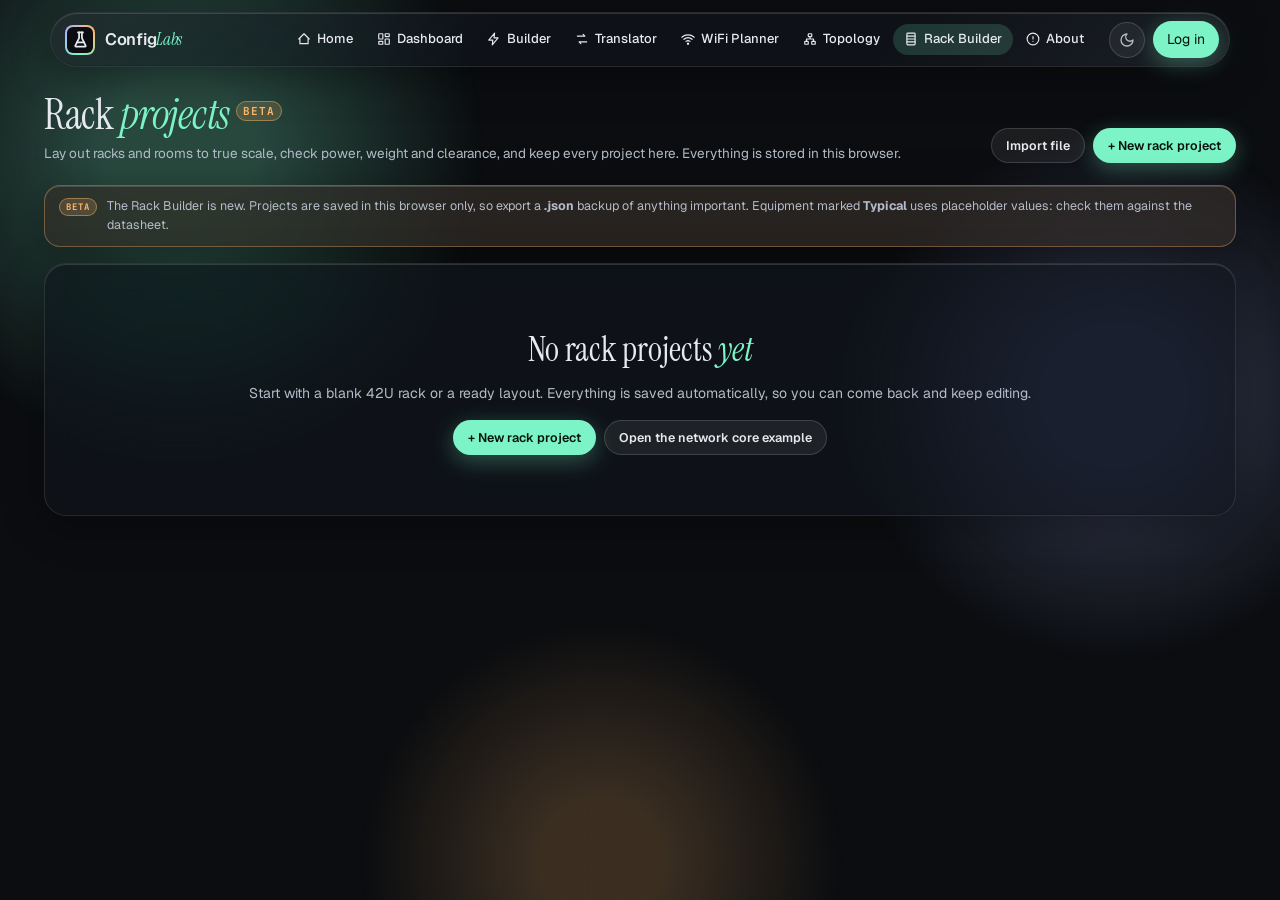
<file: rack.html>
<!DOCTYPE html>
<html lang="en">
<head>
<meta charset="UTF-8"/>
<meta name="viewport" content="width=device-width, initial-scale=1.0"/>
<title>Rack Builder — ConfigLabs</title>
<meta name="description" content="Design server racks to scale: drag H3C, Cisco and generic equipment into a 19-inch rack, check power and weight, and export PNG, PDF or a bill of materials. Free, no login."/>
<meta name="author" content="ConfigLabs"/>
<meta property="og:title" content="Rack Builder — ConfigLabs"/>
<meta property="og:description" content="A free rack elevation builder with power and weight checks. No account needed."/>
<meta property="og:type" content="website"/>
<link rel="canonical" href="https://configlabs.online/rack.html"/>
<meta property="og:url" content="https://configlabs.online/rack.html"/>

<meta name="theme-color" content="#0b0d10"/>
<link rel="icon" type="image/x-icon" href="/favicon.ico"/>
<link rel="icon" type="image/png" sizes="32x32" href="/favicon-32.png"/>
<link rel="icon" type="image/png" sizes="16x16" href="/favicon-16.png"/>
<link rel="apple-touch-icon" sizes="180x180" href="/apple-touch-icon.png"/>
<link rel="manifest" href="/site.webmanifest"/>
<meta property="og:image" content="https://configlabs.online/og-image.png"/>
<link rel="stylesheet" href="/site.css"/>
<script src="/site.js" defer></script>
<link rel="preconnect" href="https://fonts.googleapis.com">
<link rel="preconnect" href="https://fonts.gstatic.com" crossorigin>
<link href="https://fonts.googleapis.com/css2?family=JetBrains+Mono:wght@400;500;700&family=Instrument+Serif:ital@0;1&family=Geist:wght@300;400;500;600;700&display=swap" rel="stylesheet">
<style>
/* ===== Rack Builder: projects ===== */
:root{--bg:#0b0d10;--bg-2:#111418;--surface:#15191f;--surface-2:#1b2027;--surface-hover:#222831;--border:#232a34;--border-strong:#2e3744;--text:#e6e9ee;--text-dim:#b3bcc8;--text-muted:#9ca5b3;--accent:#7cf4c7;--accent-2:#a8b5ff;--accent-3:#ffb86b;--danger:#ff6478;--success:#7cf4c7;--warning:#ffc857;--sans:'Geist',system-ui,sans-serif;--serif:'Instrument Serif',Georgia,serif;--mono:'JetBrains Mono',monospace;--ease:cubic-bezier(.22,1,.36,1)}
[data-theme="light"]{--bg:#f8f6f1;--bg-2:#fff;--surface:#fff;--surface-2:#f1ede3;--surface-hover:#ebe6d8;--border:#e4dfd0;--border-strong:#d0c9b5;--text:#1a1a1a;--text-dim:#4a4d53;--text-muted:#5a5e66;--accent:#0f766e;--accent-2:#4f46e5;--accent-3:#ea580c;--danger:#e11d48;--warning:#b7791f}
*{box-sizing:border-box;margin:0;padding:0}
html,body{height:100%;background:var(--bg);color:var(--text);font-family:var(--sans);font-size:14px;line-height:1.5;-webkit-font-smoothing:antialiased}
body{display:flex;flex-direction:column;overflow:hidden}
#app{flex:1;min-height:0;display:grid;grid-template-columns:292px 1fr 324px;position:relative}
.panel{background:var(--bg-2);border-right:1px solid var(--border);overflow-y:auto;overflow-x:hidden;display:flex;flex-direction:column;z-index:5}
#right.panel{border-right:none;border-left:1px solid var(--border)}
.panel::-webkit-scrollbar{width:8px}.panel::-webkit-scrollbar-thumb{background:var(--border-strong);border-radius:8px}
.sec{padding:16px 18px;border-bottom:1px solid var(--border)}
.sec h4{font-size:10.5px;font-family:var(--mono);letter-spacing:1.2px;text-transform:uppercase;color:var(--text-muted);margin-bottom:10px;font-weight:600;display:flex;justify-content:space-between;align-items:center}
.sec h4 small{font-size:10px;letter-spacing:0;text-transform:none;color:var(--text-muted);font-weight:400}
.lbl{font-size:11.5px;color:var(--text-dim);margin-bottom:4px;display:block}
select,input[type=text],input[type=number]{width:100%;padding:8px 10px;background:var(--bg);border:1px solid var(--border);border-radius:8px;color:var(--text);font-family:var(--mono);font-size:12px;outline:none;transition:all .15s var(--ease)}
select:focus,input:focus{border-color:var(--accent);box-shadow:0 0 0 3px color-mix(in srgb,var(--accent) 18%,transparent)}
.row{display:flex;gap:8px;align-items:center}
.row>*{flex:1;min-width:0}
.seg{display:flex;background:var(--bg);border:1px solid var(--border);border-radius:9px;padding:3px;gap:2px}
.seg button{flex:1;padding:6px 8px;border:none;background:none;color:var(--text-dim);font-size:12px;font-weight:500;border-radius:6px;cursor:pointer;font-family:var(--sans);transition:all .15s}
.seg button.on{background:color-mix(in srgb,var(--accent) 16%,var(--surface));color:var(--accent);box-shadow:0 0 0 1px color-mix(in srgb,var(--accent) 35%,transparent)}
.tgl{display:flex;align-items:center;justify-content:space-between;padding:6px 0;font-size:12.5px;color:var(--text-dim);cursor:pointer;user-select:none}
.tgl input{display:none}
.tgl i{width:32px;height:18px;border-radius:99px;background:var(--border-strong);position:relative;transition:background .2s;flex:none}
.tgl i::after{content:'';position:absolute;top:2px;left:2px;width:14px;height:14px;border-radius:50%;background:#fff;transition:transform .2s var(--ease)}
.tgl input:checked+i{background:var(--accent)}
.tgl input:checked+i::after{transform:translateX(14px)}
.btn{padding:8px 12px;border-radius:9px;border:1px solid var(--border-strong);background:var(--surface);color:var(--text);font-size:12.5px;font-weight:500;cursor:pointer;font-family:var(--sans);transition:all .15s;display:inline-flex;align-items:center;justify-content:center;gap:6px}
.btn:hover{background:var(--surface-hover);border-color:var(--accent)}
.btn.pri{background:linear-gradient(135deg,var(--accent),var(--accent-2));color:#0b0d10;border-color:transparent;font-weight:600}
.btn.sm{padding:5px 9px;font-size:11.5px}
.note{font-size:11px;color:var(--text-muted);line-height:1.55;margin-top:8px}
.pill{font-family:var(--mono);font-size:10px;padding:2px 7px;border-radius:99px;border:1px solid var(--border-strong);color:var(--text-dim);white-space:nowrap}
.pill.ok{color:var(--accent);border-color:color-mix(in srgb,var(--accent) 40%,transparent)}
.pill.warn{color:var(--warning);border-color:color-mix(in srgb,var(--warning) 45%,transparent)}
.pill.bad{color:var(--danger);border-color:color-mix(in srgb,var(--danger) 45%,transparent)}
.tools{position:absolute;top:14px;left:50%;transform:translateX(-50%);display:flex;gap:4px;background:color-mix(in srgb,var(--surface) 92%,transparent);backdrop-filter:blur(14px);border:1px solid var(--border-strong);border-radius:12px;padding:5px;box-shadow:0 12px 30px rgba(0,0,0,.28);z-index:6;max-width:calc(100% - 20px);flex-wrap:wrap;justify-content:center}
.tools button{background:none;border:none;color:var(--text-dim);min-width:34px;height:32px;padding:0 9px;border-radius:8px;cursor:pointer;font-size:12.5px;display:inline-flex;align-items:center;justify-content:center;gap:6px;font-family:var(--sans);font-weight:500;transition:all .15s}
.tools button:hover{background:var(--surface-hover);color:var(--text)}
.tools button.on{color:var(--accent);background:color-mix(in srgb,var(--accent) 12%,transparent)}
.tools .sep{width:1px;background:var(--border-strong);margin:5px 3px}
.tools .zl{font-family:var(--mono);font-size:11px;color:var(--text-muted);min-width:44px;text-align:center;align-self:center}
.menu{position:relative}
.menu .dd{position:absolute;top:38px;right:0;min-width:210px;background:var(--surface);border:1px solid var(--border-strong);border-radius:11px;box-shadow:0 18px 40px rgba(0,0,0,.35);padding:5px;display:none;z-index:9}
.menu.open .dd{display:block}
.dd button{width:100%;justify-content:flex-start;height:auto;padding:8px 10px;text-align:left;white-space:nowrap}
.dd small{display:block;font-size:10.5px;color:var(--text-muted);font-weight:400}
#mini{position:absolute;right:14px;bottom:14px;width:210px;height:140px;background:color-mix(in srgb,var(--surface) 92%,transparent);border:1px solid var(--border-strong);border-radius:12px;overflow:hidden;box-shadow:0 12px 30px rgba(0,0,0,.28);z-index:6;cursor:pointer}
#mini svg{width:100%;height:100%;display:block}
#hint{position:absolute;left:14px;bottom:14px;font-size:11px;color:var(--text-muted);font-family:var(--mono);background:color-mix(in srgb,var(--surface) 85%,transparent);padding:6px 10px;border-radius:8px;border:1px solid var(--border);z-index:6;pointer-events:none}
#toast{position:fixed;bottom:22px;left:50%;transform:translate(-50%,90px);background:var(--surface);border:1px solid var(--border-strong);padding:10px 16px;border-radius:999px;font-size:12.5px;z-index:99;transition:transform .3s var(--ease);box-shadow:0 14px 34px rgba(0,0,0,.4)}
#toast.show{transform:translate(-50%,0)}
#printbox{display:none}
body{display:block;overflow:auto;height:auto;min-height:100%}
.beta{font:700 9px var(--mono);letter-spacing:1px;padding:2px 6px;border-radius:99px;background:color-mix(in srgb,var(--accent-3) 18%,transparent);color:var(--accent-3);border:1px solid color-mix(in srgb,var(--accent-3) 45%,transparent);margin-left:6px;vertical-align:2px}
a.btn{text-decoration:none}
.bnote{display:flex;gap:10px;align-items:flex-start;font-size:12.5px;color:var(--text-dim);background:color-mix(in srgb,var(--accent-3) 8%,var(--surface));border:1px solid color-mix(in srgb,var(--accent-3) 30%,transparent);border-radius:10px;padding:9px 12px;margin-bottom:16px}
.wrap{max-width:1240px;margin:0 auto;padding:34px 24px 80px}
.hd{display:flex;align-items:flex-end;justify-content:space-between;gap:16px;flex-wrap:wrap;margin-bottom:22px}
.hd h1{font-family:var(--serif);font-weight:400;font-size:42px;letter-spacing:-.5px;line-height:1.05}
.hd h1 em{color:var(--accent)}
.hd p{color:var(--text-dim);margin-top:6px;font-size:13.5px}
.hd .acts{display:flex;gap:8px;flex-wrap:wrap}
.bar{display:flex;gap:10px;align-items:center;flex-wrap:wrap;margin-bottom:18px}
.bar input[type=text]{max-width:300px;flex:1;min-width:160px}
.bar select{width:auto}
.bar .sp{flex:1}
.seg{display:flex;background:var(--bg-2);border:1px solid var(--border);border-radius:9px;padding:3px;gap:2px}
.seg button{padding:6px 10px;border:none;background:none;color:var(--text-dim);font-size:12px;border-radius:6px;cursor:pointer;font-family:var(--sans)}
.seg button.on{background:color-mix(in srgb,var(--accent) 16%,var(--surface));color:var(--accent)}
.grid{display:grid;grid-template-columns:repeat(auto-fill,minmax(250px,1fr));gap:16px}
.dc{background:var(--surface);border:1px solid var(--border);border-radius:14px;overflow:hidden;cursor:pointer;position:relative;transition:all .2s var(--ease)}
.dc:hover{border-color:var(--accent);transform:translateY(-2px);box-shadow:0 14px 34px rgba(0,0,0,.25)}
.dc .th{aspect-ratio:16/10;background:var(--bg);background-image:radial-gradient(var(--border) 1px,transparent 1px);background-size:16px 16px;display:grid;place-items:center;border-bottom:1px solid var(--border);overflow:hidden}
.dc .th svg{width:100%;height:100%;display:block}
.dc .th .ph{color:var(--text-muted);font-size:12px;font-family:var(--mono)}
.dc .mt{padding:12px 14px 13px}
.dc .mt b{display:block;font-size:14px;font-weight:600;overflow:hidden;text-overflow:ellipsis;white-space:nowrap;padding-right:30px}
.dc .mt span{display:block;font-size:11.5px;color:var(--text-muted);font-family:var(--mono);margin-top:2px}
.dc .mt .ds{font-family:var(--sans);color:var(--text-dim);overflow:hidden;text-overflow:ellipsis;white-space:nowrap}
.dots{position:absolute;right:8px;bottom:10px;width:30px;height:30px;border-radius:8px;border:1px solid transparent;background:none;color:var(--text-dim);cursor:pointer;font-size:18px;line-height:1}
.dots:hover{background:var(--surface-hover);border-color:var(--border-strong);color:var(--text)}
.pop{position:fixed;z-index:80;min-width:170px;background:var(--surface);border:1px solid var(--border-strong);border-radius:11px;box-shadow:0 18px 40px rgba(0,0,0,.4);padding:5px;display:none}
.pop button{display:block;width:100%;text-align:left;padding:8px 10px;background:none;border:none;border-radius:7px;color:var(--text);font-size:12.5px;cursor:pointer;font-family:var(--sans)}
.pop button:hover{background:var(--surface-hover)}
.pop button.dng{color:var(--danger)}
.new{border:2px dashed var(--border-strong);background:none;display:flex;flex-direction:column;align-items:center;justify-content:center;gap:8px;min-height:230px;color:var(--text-dim);font-size:13px}
.new:hover{color:var(--accent);background:color-mix(in srgb,var(--accent) 5%,transparent)}
.new i{font-style:normal;font-size:34px;line-height:1;color:var(--accent)}
.list .grid{grid-template-columns:1fr;gap:8px}
.list .dc{display:flex;align-items:center}
.list .dc .th{width:120px;aspect-ratio:16/10;border-bottom:none;border-right:1px solid var(--border);flex:none}
.list .dc .mt{flex:1;min-width:0}
.list .dots{bottom:auto;top:50%;transform:translateY(-50%)}
.list .new{min-height:70px;flex-direction:row}
.empty{text-align:center;padding:60px 20px;color:var(--text-dim)}
.empty h2{font-family:var(--serif);font-weight:400;font-size:34px;color:var(--text);margin-bottom:8px}
.empty h2 em{color:var(--accent)}
.empty .row{justify-content:center;margin-top:16px;flex-wrap:wrap}
.empty .row>*{flex:none}
.foot{margin-top:26px;font-size:11.5px;color:var(--text-muted);font-family:var(--mono)}
.ov{position:fixed;inset:0;background:rgba(0,0,0,.55);backdrop-filter:blur(4px);z-index:90;display:none;align-items:center;justify-content:center;padding:20px}
.ov.on{display:flex}
.md{background:var(--surface);border:1px solid var(--border-strong);border-radius:16px;width:min(460px,100%);padding:22px;box-shadow:0 30px 80px rgba(0,0,0,.5)}
.md h3{font-size:18px;margin-bottom:14px;font-weight:600}
.md .fld{margin-bottom:12px}
.md label.l{font-size:11.5px;color:var(--text-dim);display:block;margin-bottom:4px}
.md .ft{display:flex;gap:8px;justify-content:flex-end;margin-top:16px}
.tpl{display:grid;grid-template-columns:1fr 1fr;gap:8px}
.tpl div{padding:10px 12px;border:1px solid var(--border);border-radius:10px;cursor:pointer;font-size:12.5px;background:var(--bg)}
.tpl div b{display:block;font-size:13px;margin-bottom:2px}
.tpl div span{color:var(--text-muted);font-size:11.5px}
.tpl div.on{border-color:var(--accent);background:color-mix(in srgb,var(--accent) 8%,var(--bg))}
.drop{position:fixed;inset:0;z-index:95;background:color-mix(in srgb,var(--accent) 12%,rgba(0,0,0,.6));display:none;align-items:center;justify-content:center;font-size:22px;font-family:var(--serif);color:var(--text);pointer-events:none;border:3px dashed var(--accent)}
.drop.on{display:flex}
@media (max-width:640px){.wrap{padding:22px 16px 60px}.hd h1{font-size:32px}.grid{grid-template-columns:1fr 1fr;gap:10px}}
/* ===== liquid glass layer (tokens, orbs and the top nav live in /site.css) ===== */
.wrap{position:relative;z-index:1;padding-top:26px}
.btn{border-radius:999px;padding:8px 14px;background:color-mix(in srgb,var(--text) 7%,transparent);border-color:var(--cl-line-2);color:var(--text);font-weight:600}
.btn:hover{background:color-mix(in srgb,var(--text) 12%,transparent);border-color:var(--cl-line-2)}
.btn.pri{background:var(--accent);color:var(--cl-on-accent);border-color:transparent;box-shadow:0 6px 22px color-mix(in srgb,var(--accent) 30%,transparent)}
.btn.pri:hover{background:var(--accent);filter:brightness(1.06)}
.bnote{border-radius:16px;padding:11px 14px;background:color-mix(in srgb,var(--accent-3) 10%,var(--cl-glass));border-color:color-mix(in srgb,var(--accent-3) 35%,transparent);-webkit-backdrop-filter:blur(14px) saturate(150%);backdrop-filter:blur(14px) saturate(150%);box-shadow:inset 0 1px 0 var(--cl-rim),var(--cl-shadow)}
.seg{background:var(--cl-glass);border-color:var(--cl-line);border-radius:999px;-webkit-backdrop-filter:blur(14px) saturate(150%);backdrop-filter:blur(14px) saturate(150%);box-shadow:inset 0 1px 0 var(--cl-rim)}
.seg button{border-radius:999px;padding:6px 14px}
.bar input[type=text],.bar select{border-radius:999px;padding:8px 14px;background:var(--cl-solid);border-color:var(--cl-solid-line)}
.dc{background:var(--cl-glass);border-color:var(--cl-line);border-radius:18px;box-shadow:inset 0 1px 0 var(--cl-rim),0 6px 24px rgba(0,0,0,.18)}
[data-theme="light"] .dc{box-shadow:inset 0 1px 0 var(--cl-rim),0 6px 22px rgba(60,50,20,.08)}
.dc:hover{border-color:color-mix(in srgb,var(--accent) 45%,var(--cl-line));box-shadow:inset 0 1px 0 var(--cl-rim),var(--cl-shadow)}
.dc .th{border-bottom-color:var(--cl-item-line)}
.list .dc .th{border-right-color:var(--cl-item-line)}
.dots{border-radius:999px}
.dots:hover{background:color-mix(in srgb,var(--text) 10%,transparent);border-color:var(--cl-line-2)}
.new{border:2px dashed color-mix(in srgb,var(--text) 22%,transparent);background:color-mix(in srgb,var(--cl-glass) 45%,transparent);box-shadow:none}
.new:hover{border-color:var(--accent);background:color-mix(in srgb,var(--accent) 7%,transparent)}
.empty{background:var(--cl-glass);border:1px solid var(--cl-line);border-radius:22px;-webkit-backdrop-filter:blur(22px) saturate(170%);backdrop-filter:blur(22px) saturate(170%);box-shadow:inset 0 1px 0 var(--cl-rim),inset 0 -1px 0 rgba(0,0,0,.12),var(--cl-shadow)}
.pop{background:var(--cl-glass-strong);border-color:var(--cl-line);border-radius:16px;padding:6px;-webkit-backdrop-filter:blur(22px) saturate(170%);backdrop-filter:blur(22px) saturate(170%);box-shadow:inset 0 1px 0 var(--cl-rim),0 18px 50px rgba(0,0,0,.35)}
.pop button{border-radius:10px;padding:9px 12px}
.pop button:hover{background:color-mix(in srgb,var(--text) 8%,transparent)}
.ov{z-index:1001;background:rgba(0,0,0,.45)}
[data-theme="light"] .ov{background:rgba(40,34,20,.22)}
.md{background:var(--cl-glass-strong);border-color:var(--cl-line);border-radius:22px;padding:24px;-webkit-backdrop-filter:blur(26px) saturate(170%);backdrop-filter:blur(26px) saturate(170%);box-shadow:inset 0 1px 0 var(--cl-rim),inset 0 -1px 0 rgba(0,0,0,.12),0 30px 80px rgba(0,0,0,.45)}
.md input[type=text]{background:var(--cl-solid);border-color:var(--cl-solid-line)}
.tpl div{background:var(--cl-item);border-color:var(--cl-item-line);border-radius:12px}
.tpl div.on{border-color:var(--accent);background:color-mix(in srgb,var(--accent) 10%,transparent)}
#toast{background:var(--cl-glass-strong);border-color:var(--cl-line);-webkit-backdrop-filter:blur(18px) saturate(160%);backdrop-filter:blur(18px) saturate(160%);box-shadow:inset 0 1px 0 var(--cl-rim),0 14px 34px rgba(0,0,0,.35)}
.drop{z-index:1002}
@supports not ((backdrop-filter:blur(1px)) or (-webkit-backdrop-filter:blur(1px))){.empty,.pop,.md,#toast{background:var(--cl-glass-solid)}}
@media (max-width:640px){.wrap{padding-top:18px}.empty,.md{-webkit-backdrop-filter:blur(12px) saturate(150%);backdrop-filter:blur(12px) saturate(150%)}}
</style>
</head>
<body data-theme="dark">
<div class="cl-orbs" aria-hidden="true"><i></i><i></i><i></i></div>
<div id="cl-nav"></div>
<main class="wrap" id="main">
  <div class="hd">
    <div><h1>Rack <em>projects</em><span class="beta" style="font-size:11px;vertical-align:14px">BETA</span></h1><p>Lay out racks and rooms to true scale, check power, weight and clearance, and keep every project here. Everything is stored in this browser.</p></div>
    <div class="acts"><button class="btn" id="b-imp">Import file</button><button class="btn pri" id="b-new">+ New rack project</button></div>
  </div>
  <div class="bnote"><span class="beta" style="margin:1px 0 0">BETA</span><span>The Rack Builder is new. Projects are saved in this browser only, so export a <b>.json</b> backup of anything important. Equipment marked <b>Typical</b> uses placeholder values: check them against the datasheet.</span></div>
  <div class="bar" id="bar">
    <input type="text" id="q" placeholder="Search projects" autocomplete="off">
    <select id="sort"><option value="upd">Last edited</option><option value="name">Name A to Z</option><option value="cre">Newest created</option></select>
    <div class="sp"></div>
    <div class="seg" id="vw"><button data-v="grid" class="on">Grid</button><button data-v="list">List</button></div>
  </div>
  <div id="area"></div>
  <div class="foot" id="foot"></div>
  <input type="file" id="file" accept=".json,application/json" multiple style="display:none">
</main>
<div class="pop" id="pop"></div>
<div class="ov" id="ov"><div class="md" id="md"></div></div>
<div class="drop" id="drop">Drop a rack project file to import it</div>
<div id="toast"></div>
<script src="/rack-lib.js"></script>
<script src="/rack-calc.js"></script>
<script src="/rack-render.js"></script>
<script src="/rack-art.js"></script>
<script>
'use strict';
const $ = id => document.getElementById(id);
const esc = RR.esc;
const ls = { get(k) { try { return localStorage.getItem(k); } catch (e) { return null; } }, set(k, v) { try { localStorage.setItem(k, v); return true; } catch (e) { return false; } }, del(k) { try { localStorage.removeItem(k); } catch (e) {} } };
let _tt; function toast(m) { const t = $('toast'); t.textContent = m; t.classList.add('show'); clearTimeout(_tt); _tt = setTimeout(() => t.classList.remove('show'), 2600); }
const idx = () => { try { const a = JSON.parse(ls.get('cl_rk_idx') || '[]'); return (Array.isArray(a) ? a : []).filter(x => x && /^[\w.\-]{1,60}$/.test(String(x.id))); } catch (e) { return []; } };
const saveIdx = a => ls.set('cl_rk_idx', JSON.stringify(a));
const readP = id => { try { return RC.cleanProject(JSON.parse(ls.get('cl_rk_d_' + id))); } catch (e) { return null; } };
const S = { q: '', sort: 'upd', view: ls.get('cl_rk_view') === 'list' ? 'list' : 'grid' };
function ago(t) {
  if (!t) return 'never'; const s = Math.max(0, (Date.now() - t) / 1000);
  if (s < 60) return 'just now'; if (s < 3600) return Math.floor(s / 60) + ' min ago'; if (s < 86400) return Math.floor(s / 3600) + ' h ago';
  if (s < 86400 * 7) return Math.floor(s / 86400) + ' d ago'; return new Date(t).toLocaleDateString(undefined, { day: 'numeric', month: 'short', year: 'numeric' });
}
function thumb(id) {
  const p = readP(id); if (!p) return '<span class="ph">no preview</span>';
  try { return RR.thumbSVG(p, 150, document.body.dataset.theme === 'light' ? 'light' : 'dark'); } catch (e) { return '<span class="ph">no preview</span>'; }
}
function render() {
  document.body.classList.toggle('list', S.view === 'list');
  document.querySelectorAll('#vw button').forEach(b => b.classList.toggle('on', b.dataset.v === S.view));
  let a = idx(); const all = a.length, q = S.q.trim().toLowerCase();
  if (q) a = a.filter(x => (x.name || '').toLowerCase().includes(q) || (x.desc || '').toLowerCase().includes(q));
  a.sort((p, r) => S.sort === 'name' ? (p.name || '').localeCompare(r.name || '') : S.sort === 'cre' ? (r.created || 0) - (p.created || 0) : (r.updated || 0) - (p.updated || 0));
  $('bar').style.display = all ? '' : 'none';
  if (!all) {
    $('area').innerHTML = '<div class="empty"><h2>No rack projects <em>yet</em></h2><p>Start with a blank 42U rack or a ready layout. Everything is saved automatically, so you can come back and keep editing.</p><div class="row"><button class="btn pri" id="e-new">+ New rack project</button><button class="btn" id="e-ex">Open the network core example</button></div></div>';
    $('e-new').onclick = () => newDlg(); $('e-ex').onclick = () => create({ name: 'Network core example', tpl: 'core' });
  } else {
    $('area').innerHTML = '<div class="grid"><button class="dc new" id="g-new"><i>+</i>New rack project</button>' + a.map(x => `<div class="dc" data-id="${esc(x.id)}"><div class="th">${thumb(x.id)}</div><div class="mt"><b>${esc(x.name)}</b><span>${+x.n || 0} rack${x.n === 1 ? '' : 's'} · ${+x.d || 0} devices · ${esc(ago(x.updated))}</span>${x.desc ? `<span class="ds">${esc(x.desc)}</span>` : ''}</div><button class="dots" data-m="${esc(x.id)}" title="More">⋯</button></div>`).join('') + '</div>';
    $('g-new').onclick = () => newDlg();
  }
  $('foot').textContent = all ? all + ' project' + (all === 1 ? '' : 's') + ' · saved in this browser only. Export a file to back one up.' : '';
}
const open = id => { location.href = '/rack-editor.html?p=' + encodeURIComponent(id); };
function put(P, desc) {
  const now = Date.now(); P.id = RC.uid('p');
  if (!ls.set('cl_rk_d_' + P.id, JSON.stringify(P))) { toast('Browser storage is full or blocked, could not save'); return null; }
  const a = idx(); a.unshift({ id: P.id, name: P.name, desc: desc || P.site || '', created: now, updated: now, n: P.racks.length, d: P.devices.length }); saveIdx(a); return P.id;
}
function create(o) {
  const P = RC.fromTemplate(o.tpl || 'blank', (o.name || '').trim() || 'Untitled rack project'); if (o.desc) P.site = o.desc.slice(0, 80);
  const id = put(P, o.desc); if (id) open(id);
}
function modal(html, onReady) { $('md').innerHTML = html; $('ov').classList.add('on'); if (onReady) onReady(); }
function closeM() { $('ov').classList.remove('on'); }
$('ov').addEventListener('pointerdown', e => { if (e.target === $('ov')) closeM(); });
document.addEventListener('keydown', e => { if (e.key === 'Escape') { closeM(); hidePop(); } });
function newDlg() {
  let tpl = 'blank';
  modal(`<h3>New rack project</h3><div class="fld"><label class="l">Name</label><input type="text" id="n-name" value="Untitled rack project" maxlength="80"></div><div class="fld"><label class="l">Site or client (optional)</label><input type="text" id="n-desc" maxlength="80" placeholder="e.g. Server room, 3rd floor"></div><div class="fld"><label class="l">Start from</label><div class="tpl" id="n-tpl">${RC.TEMPLATES.map((t, i) => `<div data-t="${esc(t[0])}"${i ? '' : ' class="on"'}><b>${esc(t[1])}</b><span>${esc(t[2])}</span></div>`).join('')}</div></div><div class="ft"><button class="btn" id="n-cancel">Cancel</button><button class="btn pri" id="n-ok">Create</button></div>`, () => {
    const nm = $('n-name'); nm.focus(); nm.select();
    $('n-tpl').onclick = e => { const d = e.target.closest('[data-t]'); if (!d) return; tpl = d.dataset.t; document.querySelectorAll('#n-tpl [data-t]').forEach(x => x.classList.toggle('on', x === d)); };
    $('n-cancel').onclick = closeM; const go = () => create({ name: nm.value, desc: $('n-desc').value.trim(), tpl }); $('n-ok').onclick = go;
    ['n-name', 'n-desc'].forEach(i => $(i).addEventListener('keydown', e => { if (e.key === 'Enter') go(); }));
  });
}
function renameDlg(id) {
  const e = idx().find(x => x.id === id); if (!e) return;
  modal(`<h3>Rename project</h3><div class="fld"><label class="l">Name</label><input type="text" id="r-name" value="${esc(e.name)}" maxlength="80"></div><div class="fld"><label class="l">Site or client</label><input type="text" id="r-desc" value="${esc(e.desc || '')}" maxlength="80"></div><div class="ft"><button class="btn" id="r-cancel">Cancel</button><button class="btn pri" id="r-ok">Save</button></div>`, () => {
    $('r-name').focus(); $('r-name').select(); $('r-cancel').onclick = closeM;
    const go = () => { const a = idx(), x = a.find(y => y.id === id); if (!x) return; x.name = $('r-name').value.trim().slice(0, 80) || 'Untitled rack project'; x.desc = $('r-desc').value.trim().slice(0, 80); x.updated = Date.now(); saveIdx(a);
      const p = readP(id); if (p) { p.name = x.name; p.site = x.desc; ls.set('cl_rk_d_' + id, JSON.stringify(p)); } closeM(); render(); };
    $('r-ok').onclick = go; ['r-name', 'r-desc'].forEach(i => $(i).addEventListener('keydown', ev => { if (ev.key === 'Enter') go(); }));
  });
}
function delDlg(id) {
  const e = idx().find(x => x.id === id); if (!e) return;
  modal(`<h3>Delete this project?</h3><p style="color:var(--text-dim);font-size:13.5px">“${esc(e.name)}” will be removed from this browser. This cannot be undone, so export a file first if you might need it.</p><div class="ft"><button class="btn" id="x-cancel">Cancel</button><button class="btn" id="x-exp">Export first</button><button class="btn" id="x-ok" style="background:var(--danger);border-color:var(--danger);color:#fff">Delete</button></div>`, () => {
    $('x-cancel').onclick = closeM; $('x-exp').onclick = () => exportDoc(id);
    $('x-ok').onclick = () => { saveIdx(idx().filter(x => x.id !== id)); ls.del('cl_rk_d_' + id); closeM(); render(); toast('Deleted'); };
  });
}
function dup(id) {
  const p = readP(id), x = idx().find(y => y.id === id); if (!p || !x) return;
  p.name = (x.name || 'Project').slice(0, 72) + ' (copy)'; if (put(p, x.desc)) { render(); toast('Duplicated'); }
}
function exportDoc(id) {
  const p = readP(id); if (!p) return toast('Could not read that project');
  const a = document.createElement('a'); a.href = URL.createObjectURL(new Blob([JSON.stringify({ app: 'configlabs-rack', v: 1, project: p }, null, 1)], { type: 'application/json' }));
  a.download = (p.name || 'rack').replace(/[^\w\-]+/g, '_').slice(0, 50) + '.json'; document.body.appendChild(a); a.click(); setTimeout(() => { URL.revokeObjectURL(a.href); a.remove(); }, 800); toast('Project file saved');
}
function importFiles(files) {
  let n = 0, bad = 0, left = files.length; if (!left) return;
  [...files].forEach(f => {
    if (f.size > 2e6) { bad++; if (!--left) done(); return; }
    const r = new FileReader(); r.onload = () => { try { const o = JSON.parse(r.result), P = RC.cleanProject(o && o.app === 'configlabs-rack' ? o.project : null); if (!P) throw 0; if (put(P, P.site)) n++; } catch (e) { bad++; } if (!--left) done(); }; r.readAsText(f);
  });
  function done() { render(); toast(n ? 'Imported ' + n + ' project' + (n > 1 ? 's' : '') + (bad ? ', ' + bad + ' skipped' : '') : 'That is not a ConfigLabs rack project file'); }
}
function hidePop() { $('pop').style.display = 'none'; }
function showPop(id, btn) {
  const p = $('pop'); p.innerHTML = `<button data-a="open">Open</button><button data-a="ren">Rename</button><button data-a="dup">Duplicate</button><button data-a="img">Export image / PDF…</button><button data-a="exp">Export file (.json)</button><button data-a="del" class="dng">Delete</button>`; p.dataset.id = id; p.style.display = 'block';
  const r = btn.getBoundingClientRect(); p.style.left = Math.min(innerWidth - 190, Math.max(8, r.right - 175)) + 'px'; p.style.top = Math.min(innerHeight - 190, r.bottom + 4) + 'px';
}
$('pop').addEventListener('click', e => { const b = e.target.closest('[data-a]'); if (!b) return; const id = $('pop').dataset.id; hidePop(); ({ open: () => open(id), ren: () => renameDlg(id), dup: () => dup(id), exp: () => exportDoc(id), img: () => { location.href = '/rack-editor.html?p=' + encodeURIComponent(id) + '&export=1'; }, del: () => delDlg(id) })[b.dataset.a](); });
document.addEventListener('pointerdown', e => { if (!e.target.closest('#pop') && !e.target.closest('.dots')) hidePop(); });
$('area').addEventListener('click', e => { const m = e.target.closest('[data-m]'); if (m) { e.stopPropagation(); showPop(m.dataset.m, m); return; } const c = e.target.closest('.dc[data-id]'); if (c) open(c.dataset.id); });
addEventListener('scroll', hidePop, true);
$('b-new').onclick = () => newDlg(); $('b-imp').onclick = () => $('file').click();
$('file').onchange = e => { importFiles(e.target.files); e.target.value = ''; };
$('q').addEventListener('input', e => { S.q = e.target.value; render(); });
$('sort').addEventListener('change', e => { S.sort = e.target.value; render(); });
$('vw').addEventListener('click', e => { const b = e.target.closest('button'); if (b) { S.view = b.dataset.v === 'list' ? 'list' : 'grid'; ls.set('cl_rk_view', S.view); render(); } });
let dc = 0; addEventListener('dragenter', e => { if (e.dataTransfer && [...e.dataTransfer.types].includes('Files')) { dc++; $('drop').classList.add('on'); } });
addEventListener('dragleave', () => { if (--dc <= 0) { dc = 0; $('drop').classList.remove('on'); } });
addEventListener('dragover', e => e.preventDefault());
addEventListener('drop', e => { e.preventDefault(); dc = 0; $('drop').classList.remove('on'); if (e.dataTransfer.files.length) importFiles(e.dataTransfer.files); });
function setTheme(t) { document.body.dataset.theme = document.documentElement.dataset.theme = t; const b = $('theme-btn'); if (b) b.textContent = t === 'dark' ? '🌙' : '☀️'; ls.set('clab_theme', t); }
function toggleTheme() { setTheme(document.body.dataset.theme === 'dark' ? 'light' : 'dark'); render(); }
setTheme((ls.get('clab_theme') || ls.get('configlabs-theme')) === 'light' ? 'light' : 'dark'); $('sort').value = S.sort; render();
</script>
</body>
</html>
</file>
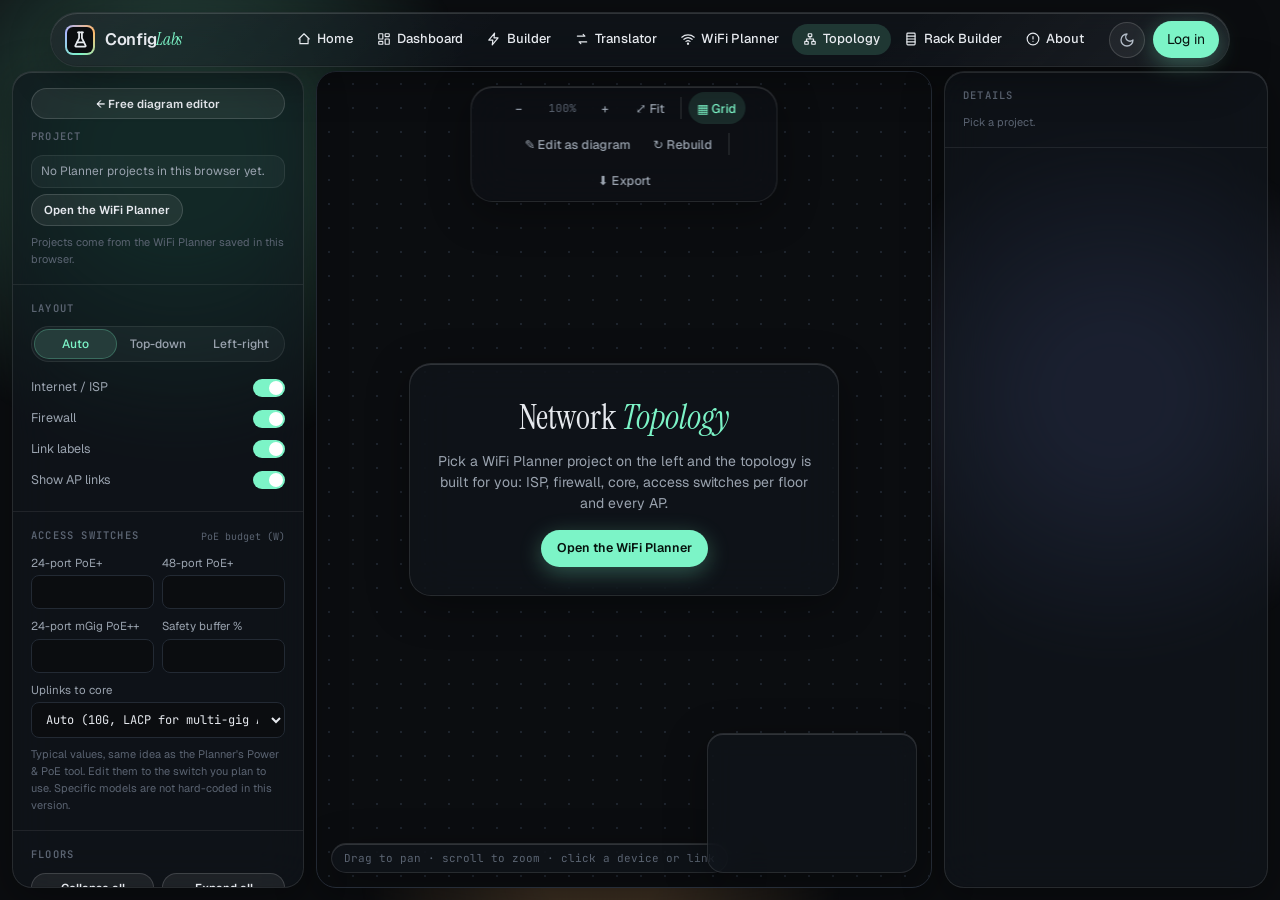
<file: topology-auto.html>
<!DOCTYPE html>
<html lang="en">
<head>
<meta charset="UTF-8"/>
<meta name="viewport" content="width=device-width, initial-scale=1.0"/>
<title>Topology from WiFi Planner — ConfigLabs</title>
<meta name="description" content="Generate a network topology from your WiFi Planner project: ISP, firewall, core, access switches per floor and every AP, with PoE budget, uplinks and a port map. Free, no login."/>
<meta name="author" content="ConfigLabs"/>
<meta property="og:title" content="Network Topology — ConfigLabs"/>
<meta property="og:description" content="Turn a WiFi Planner project into a network topology with switches, uplinks and PoE budget."/>
<meta property="og:type" content="website"/>
<link rel="canonical" href="https://configlabs.online/topology-auto.html"/>
<meta property="og:url" content="https://configlabs.online/topology-auto.html"/>
<meta name="theme-color" content="#0b0d10"/>
<link rel="icon" type="image/x-icon" href="/favicon.ico"/>
<link rel="icon" type="image/png" sizes="32x32" href="/favicon-32.png"/>
<link rel="icon" type="image/png" sizes="16x16" href="/favicon-16.png"/>
<link rel="apple-touch-icon" sizes="180x180" href="/apple-touch-icon.png"/>
<link rel="manifest" href="/site.webmanifest"/>
<meta property="og:image" content="https://configlabs.online/og-image.png"/>
<link rel="stylesheet" href="/site.css"/>
<script src="/site.js" defer></script>
<link rel="preconnect" href="https://fonts.googleapis.com">
<link rel="preconnect" href="https://fonts.gstatic.com" crossorigin>
<link href="https://fonts.googleapis.com/css2?family=JetBrains+Mono:wght@400;500;700&family=Instrument+Serif:ital@0;1&family=Geist:wght@300;400;500;600;700&display=swap" rel="stylesheet">
<style>
/* ===== Topology page ===== */
:root{--bg:#0b0d10;--bg-2:#111418;--surface:#15191f;--surface-2:#1b2027;--surface-hover:#222831;--border:#232a34;--border-strong:#2e3744;--text:#e6e9ee;--text-dim:#9aa3af;--text-muted:#5b6472;--accent:#7cf4c7;--accent-2:#a8b5ff;--accent-3:#ffb86b;--danger:#ff6478;--success:#7cf4c7;--warning:#ffc857;--sans:'Geist',system-ui,sans-serif;--serif:'Instrument Serif',Georgia,serif;--mono:'JetBrains Mono',monospace;--ease:cubic-bezier(.22,1,.36,1)}
[data-theme="light"]{--bg:#f8f6f1;--bg-2:#fff;--surface:#fff;--surface-2:#f1ede3;--surface-hover:#ebe6d8;--border:#e4dfd0;--border-strong:#d0c9b5;--text:#1a1a1a;--text-dim:#5a5a5a;--text-muted:#8a8a8a;--accent:#0f766e;--accent-2:#4f46e5;--accent-3:#ea580c;--danger:#e11d48;--warning:#b7791f}
*{box-sizing:border-box;margin:0;padding:0}
html,body{height:100%;background:var(--bg);color:var(--text);font-family:var(--sans);font-size:14px;line-height:1.5;-webkit-font-smoothing:antialiased}
body{display:flex;flex-direction:column;overflow:hidden}
#app{flex:1;min-height:0;display:grid;grid-template-columns:292px 1fr 324px;position:relative}
.panel{background:var(--bg-2);border-right:1px solid var(--border);overflow-y:auto;overflow-x:hidden;display:flex;flex-direction:column;z-index:5}
#right.panel{border-right:none;border-left:1px solid var(--border)}
.panel::-webkit-scrollbar{width:8px}.panel::-webkit-scrollbar-thumb{background:var(--border-strong);border-radius:8px}
.sec{padding:16px 18px;border-bottom:1px solid var(--border)}
.sec h4{font-size:10.5px;font-family:var(--mono);letter-spacing:1.2px;text-transform:uppercase;color:var(--text-muted);margin-bottom:10px;font-weight:600;display:flex;justify-content:space-between;align-items:center}
.sec h4 small{font-size:10px;letter-spacing:0;text-transform:none;color:var(--text-muted);font-weight:400}
.lbl{font-size:11.5px;color:var(--text-dim);margin-bottom:4px;display:block}
select,input[type=text],input[type=number]{width:100%;padding:8px 10px;background:var(--bg);border:1px solid var(--border);border-radius:8px;color:var(--text);font-family:var(--mono);font-size:12px;outline:none;transition:all .15s var(--ease)}
select:focus,input:focus{border-color:var(--accent);box-shadow:0 0 0 3px color-mix(in srgb,var(--accent) 18%,transparent)}
.row{display:flex;gap:8px;align-items:center}
.row>*{flex:1;min-width:0}
.seg{display:flex;background:var(--bg);border:1px solid var(--border);border-radius:9px;padding:3px;gap:2px}
.seg button{flex:1;padding:6px 8px;border:none;background:none;color:var(--text-dim);font-size:12px;font-weight:500;border-radius:6px;cursor:pointer;font-family:var(--sans);transition:all .15s}
.seg button.on{background:color-mix(in srgb,var(--accent) 16%,var(--surface));color:var(--accent);box-shadow:0 0 0 1px color-mix(in srgb,var(--accent) 35%,transparent)}
.tgl{display:flex;align-items:center;justify-content:space-between;padding:6px 0;font-size:12.5px;color:var(--text-dim);cursor:pointer;user-select:none}
.tgl input{display:none}
.tgl i{width:32px;height:18px;border-radius:99px;background:var(--border-strong);position:relative;transition:background .2s;flex:none}
.tgl i::after{content:'';position:absolute;top:2px;left:2px;width:14px;height:14px;border-radius:50%;background:#fff;transition:transform .2s var(--ease)}
.tgl input:checked+i{background:var(--accent)}
.tgl input:checked+i::after{transform:translateX(14px)}
.btn{padding:8px 12px;border-radius:9px;border:1px solid var(--border-strong);background:var(--surface);color:var(--text);font-size:12.5px;font-weight:500;cursor:pointer;font-family:var(--sans);transition:all .15s;display:inline-flex;align-items:center;justify-content:center;gap:6px}
.btn:hover{background:var(--surface-hover);border-color:var(--accent)}
.btn.pri{background:linear-gradient(135deg,var(--accent),var(--accent-2));color:#0b0d10;border-color:transparent;font-weight:600}
.btn.sm{padding:5px 9px;font-size:11.5px}
.note{font-size:11px;color:var(--text-muted);line-height:1.55;margin-top:8px}
.pill{font-family:var(--mono);font-size:10px;padding:2px 7px;border-radius:99px;border:1px solid var(--border-strong);color:var(--text-dim);white-space:nowrap}
.pill.ok{color:var(--accent);border-color:color-mix(in srgb,var(--accent) 40%,transparent)}
.pill.warn{color:var(--warning);border-color:color-mix(in srgb,var(--warning) 45%,transparent)}
.pill.bad{color:var(--danger);border-color:color-mix(in srgb,var(--danger) 45%,transparent)}
.pcard{padding:10px 12px;border:1px solid var(--border);border-radius:10px;background:var(--surface);cursor:pointer;margin-bottom:8px;transition:all .15s}
.pcard:hover{border-color:var(--border-strong);background:var(--surface-hover)}
.pcard.on{border-color:var(--accent);background:color-mix(in srgb,var(--accent) 8%,var(--surface))}
.pcard b{font-size:13px;display:block;font-weight:600}
.pcard span{font-size:11px;color:var(--text-muted);font-family:var(--mono)}
.fl{display:flex;align-items:center;gap:8px;padding:6px 8px;border-radius:8px;font-size:12.5px;cursor:pointer;color:var(--text-dim)}
.fl:hover{background:var(--surface)}
.fl b{flex:1;font-weight:500;color:var(--text);overflow:hidden;text-overflow:ellipsis;white-space:nowrap}
.fl .pill{flex:none}
.lg{display:grid;grid-template-columns:1fr 1fr;gap:6px 10px;font-size:11.5px;color:var(--text-dim)}
.lg div{display:flex;align-items:center;gap:7px}
.lg i{width:18px;height:0;border-top:3px solid;border-radius:2px;flex:none}
.lg i.d{border-top-style:dashed}
.lg s{width:10px;height:10px;border-radius:3px;flex:none;border:2px solid}
#stage{position:relative;overflow:hidden;background:var(--bg);touch-action:none;min-width:0}
#stage::before{content:'';position:absolute;inset:0;background-image:radial-gradient(var(--border) 1px,transparent 1px);background-size:24px 24px;opacity:.8;pointer-events:none}
#stage.nogrid::before{display:none}
#cv{position:absolute;inset:0;width:100%;height:100%;cursor:grab;display:block}
#cv.pan{cursor:grabbing}
.tools{position:absolute;top:14px;left:50%;transform:translateX(-50%);display:flex;gap:4px;background:color-mix(in srgb,var(--surface) 92%,transparent);backdrop-filter:blur(14px);border:1px solid var(--border-strong);border-radius:12px;padding:5px;box-shadow:0 12px 30px rgba(0,0,0,.28);z-index:6;max-width:calc(100% - 20px);flex-wrap:wrap;justify-content:center}
.tools button{background:none;border:none;color:var(--text-dim);min-width:34px;height:32px;padding:0 9px;border-radius:8px;cursor:pointer;font-size:12.5px;display:inline-flex;align-items:center;justify-content:center;gap:6px;font-family:var(--sans);font-weight:500;transition:all .15s}
.tools button:hover{background:var(--surface-hover);color:var(--text)}
.tools button.on{color:var(--accent);background:color-mix(in srgb,var(--accent) 12%,transparent)}
.tools .sep{width:1px;background:var(--border-strong);margin:5px 3px}
.tools .zl{font-family:var(--mono);font-size:11px;color:var(--text-muted);min-width:44px;text-align:center;align-self:center}
.menu{position:relative}
.menu .dd{position:absolute;top:38px;right:0;min-width:210px;background:var(--surface);border:1px solid var(--border-strong);border-radius:11px;box-shadow:0 18px 40px rgba(0,0,0,.35);padding:5px;display:none;z-index:9}
.menu.open .dd{display:block}
.dd button{width:100%;justify-content:flex-start;height:auto;padding:8px 10px;text-align:left;white-space:nowrap}
.dd small{display:block;font-size:10.5px;color:var(--text-muted);font-weight:400}
#mini{position:absolute;right:14px;bottom:14px;width:210px;height:140px;background:color-mix(in srgb,var(--surface) 92%,transparent);border:1px solid var(--border-strong);border-radius:12px;overflow:hidden;box-shadow:0 12px 30px rgba(0,0,0,.28);z-index:6;cursor:pointer}
#mini svg{width:100%;height:100%;display:block}
#hint{position:absolute;left:14px;bottom:14px;font-size:11px;color:var(--text-muted);font-family:var(--mono);background:color-mix(in srgb,var(--surface) 85%,transparent);padding:6px 10px;border-radius:8px;border:1px solid var(--border);z-index:6;pointer-events:none}
#empty{position:absolute;inset:0;display:none;align-items:center;justify-content:center;text-align:center;padding:30px;z-index:4}
#empty .box{max-width:430px}
#empty h2{font-family:var(--serif);font-weight:400;font-size:34px;margin-bottom:8px}
#empty h2 em{color:var(--accent)}
#empty p{color:var(--text-dim);margin-bottom:16px}
#tip{position:absolute;display:none;pointer-events:none;background:var(--surface);border:1px solid var(--border-strong);border-radius:9px;padding:7px 10px;font-size:11.5px;box-shadow:0 10px 24px rgba(0,0,0,.35);z-index:8;max-width:260px;line-height:1.45}
.kv{display:grid;grid-template-columns:auto 1fr;gap:5px 12px;font-size:12px}
.kv dt{color:var(--text-muted)}
.kv dd{color:var(--text);font-family:var(--mono);font-size:11.5px;text-align:right;word-break:break-word}
.bar{height:8px;border-radius:99px;background:var(--border);overflow:hidden;margin:6px 0 3px}
.bar i{display:block;height:100%;border-radius:99px}
.stats{display:grid;grid-template-columns:1fr 1fr;gap:8px}
.stat{background:var(--surface);border:1px solid var(--border);border-radius:10px;padding:9px 11px}
.stat b{display:block;font-size:19px;font-weight:600;letter-spacing:-.5px;font-family:var(--mono)}
.stat span{font-size:10.5px;color:var(--text-muted);text-transform:uppercase;letter-spacing:.8px}
table.bom{width:100%;border-collapse:collapse;font-size:11.5px}
table.bom td,table.bom th{padding:5px 4px;border-bottom:1px solid var(--border);text-align:left}
table.bom th{font-size:10px;color:var(--text-muted);text-transform:uppercase;letter-spacing:.7px;font-weight:600}
table.bom td:last-child,table.bom th:last-child{text-align:right;font-family:var(--mono)}
.warn-i{display:flex;gap:8px;font-size:12px;color:var(--text-dim);padding:7px 9px;border-radius:9px;background:color-mix(in srgb,var(--warning) 9%,var(--surface));border:1px solid color-mix(in srgb,var(--warning) 28%,transparent);margin-bottom:6px;line-height:1.45}
.warn-i.info{background:var(--surface);border-color:var(--border)}
.lnk{display:flex;justify-content:space-between;gap:8px;font-size:11.5px;padding:5px 0;border-bottom:1px dashed var(--border);cursor:pointer;color:var(--text-dim)}
.lnk:hover{color:var(--accent)}
.lnk span:last-child{font-family:var(--mono);color:var(--text-muted)}
#toast{position:fixed;bottom:22px;left:50%;transform:translate(-50%,90px);background:var(--surface);border:1px solid var(--border-strong);padding:10px 16px;border-radius:999px;font-size:12.5px;z-index:99;transition:transform .3s var(--ease);box-shadow:0 14px 34px rgba(0,0,0,.4)}
#toast.show{transform:translate(-50%,0)}
#printbox{display:none}
.tools .mtog{display:none}
@media (max-width:1100px){#app{grid-template-columns:1fr}.panel{position:absolute;top:0;bottom:0;width:min(330px,88vw);transform:translateX(-102%);transition:transform .3s var(--ease);box-shadow:0 0 40px rgba(0,0,0,.5)}#right.panel{right:0;transform:translateX(102%)}.panel.open{transform:none}.tools .mtog{display:inline-flex!important}#mini{display:none}}
@media (max-width:700px){.tools{top:8px;padding:3px}.tools button{padding:0 7px;min-width:30px;font-size:12px}#b-grid,#b-regen,.tools .sep{display:none}#hint{display:none}}
/* ===== liquid glass: chrome is glass (tokens from /site.css), the drawing stage stays solid ===== */
#cl-nav{flex:none}
#app{z-index:1;flex:1 1 auto;height:calc(100% - var(--cl-nav-h));padding:4px 12px 12px;gap:12px}
.panel{background:var(--cl-glass);border:1px solid var(--cl-line);border-radius:20px;-webkit-backdrop-filter:blur(22px) saturate(170%);backdrop-filter:blur(22px) saturate(170%);box-shadow:inset 0 1px 0 var(--cl-rim),inset 0 -1px 0 rgba(0,0,0,.12),var(--cl-shadow)}
#right.panel{border:1px solid var(--cl-line)}
.panel::-webkit-scrollbar-thumb{background:color-mix(in srgb,var(--text) 18%,transparent)}
.sec{border-bottom-color:var(--cl-item-line)}
#stage{border:1px solid var(--cl-solid-line);border-radius:20px;box-shadow:var(--cl-shadow)}
.tools{background:var(--cl-glass-strong);border:1px solid var(--cl-line);border-radius:999px;padding:5px 8px;-webkit-backdrop-filter:blur(22px) saturate(170%);backdrop-filter:blur(22px) saturate(170%);box-shadow:inset 0 1px 0 var(--cl-rim),inset 0 -1px 0 rgba(0,0,0,.12),var(--cl-shadow)}
.tools button{border-radius:999px}
.tools button:hover{background:color-mix(in srgb,var(--text) 9%,transparent)}
.tools .sep{background:var(--cl-line-2)}
.menu .dd{background:color-mix(in srgb,var(--cl-glass-solid) 95%,transparent);border:1px solid var(--cl-line-2);border-radius:14px;box-shadow:inset 0 1px 0 var(--cl-rim),0 18px 44px rgba(0,0,0,.35)}
.dd button{border-radius:9px}
#mini,#hint{background:var(--cl-glass);border:1px solid var(--cl-line);-webkit-backdrop-filter:blur(14px) saturate(150%);backdrop-filter:blur(14px) saturate(150%);box-shadow:inset 0 1px 0 var(--cl-rim),var(--cl-shadow)}
#mini{border-radius:16px}
#hint{border-radius:999px;padding:6px 12px}
.stat,.pt,.dcard,.pcard{background:var(--cl-item);border:1px solid var(--cl-item-line);border-radius:12px}
.stat{border-radius:14px}
.pt:hover,.dcard:hover,.pcard:hover{background:color-mix(in srgb,var(--text) 7%,transparent);border-color:var(--cl-line-2)}
.pt:hover{border-color:var(--accent)}
.dcard.on,.pcard.on{background:color-mix(in srgb,var(--accent) 10%,transparent);border-color:var(--accent)}
.tabs{border-bottom-color:var(--cl-item-line)}
.btn{border-radius:999px;padding:8px 15px;white-space:nowrap;background:color-mix(in srgb,var(--text) 7%,transparent);border:1px solid var(--cl-line-2);color:var(--text);font-weight:600}
.btn:hover{background:color-mix(in srgb,var(--text) 12%,transparent);border-color:var(--cl-line-2)}
.btn.pri{background:var(--cl-accent);color:var(--cl-on-accent);border-color:transparent;box-shadow:0 6px 22px color-mix(in srgb,var(--cl-accent) 30%,transparent)}
.btn.pri:hover{background:var(--cl-accent);filter:brightness(1.06)}
.btn.sm{padding:6px 12px;font-size:11.5px}
.seg{background:var(--cl-item);border:1px solid var(--cl-item-line);border-radius:999px}
.seg button{border-radius:999px}
#toast{background:var(--cl-glass-strong);border:1px solid var(--cl-line);-webkit-backdrop-filter:blur(22px) saturate(170%);backdrop-filter:blur(22px) saturate(170%);box-shadow:inset 0 1px 0 var(--cl-rim),var(--cl-shadow)}
.md{background:var(--cl-glass-strong);border:1px solid var(--cl-line);border-radius:22px;-webkit-backdrop-filter:blur(22px) saturate(170%);backdrop-filter:blur(22px) saturate(170%);box-shadow:inset 0 1px 0 var(--cl-rim),inset 0 -1px 0 rgba(0,0,0,.12),0 30px 80px rgba(0,0,0,.45)}
@media (max-width:1100px){
  #app{gap:0}
  .panel{z-index:20;top:4px;bottom:12px;left:12px;transform:translateX(calc(-100% - 24px));box-shadow:inset 0 1px 0 var(--cl-rim),0 20px 60px rgba(0,0,0,.45)}
  #right.panel{left:auto;right:12px;transform:translateX(calc(100% + 24px))}
  .panel.open,#right.panel.open{transform:none}
}
@media (max-width:640px){#app{padding:4px 8px 8px}.panel{left:8px;bottom:8px}#right.panel{right:8px}#stage{border-radius:16px}}
a.btn{text-decoration:none}
.tools{border-radius:22px}
#tip{background:var(--cl-glass-strong);border:1px solid var(--cl-line);border-radius:12px;-webkit-backdrop-filter:blur(14px) saturate(150%);backdrop-filter:blur(14px) saturate(150%);box-shadow:inset 0 1px 0 var(--cl-rim),var(--cl-shadow)}
.warn-i{border-radius:12px}
.warn-i.info{background:var(--cl-item);border-color:var(--cl-item-line)}
.fl{border-radius:10px}
.fl:hover{background:color-mix(in srgb,var(--text) 7%,transparent)}
#empty .box{padding:28px 26px;border-radius:22px;background:var(--cl-glass);border:1px solid var(--cl-line);-webkit-backdrop-filter:blur(22px) saturate(170%);backdrop-filter:blur(22px) saturate(170%);box-shadow:inset 0 1px 0 var(--cl-rim),inset 0 -1px 0 rgba(0,0,0,.12),var(--cl-shadow)}
@media print{body{display:block;overflow:visible;background:#fff}#cl-nav,.cl-orbs,#app,#toast{display:none!important}#printbox{display:block}#printbox svg{width:100%;height:auto}@page{size:A4 landscape;margin:8mm}}
</style>
</head>
<body data-theme="dark">
<div class="cl-orbs" aria-hidden="true"><i></i><i></i><i></i></div>
<div id="cl-nav"></div>
<div id="app">
  <aside class="panel" id="left">
    <div class="sec"><a class="btn sm" href="/topology.html" style="width:100%;margin-bottom:10px">← Free diagram editor</a>
      <h4>Project <small id="pcount"></small></h4>
      <div id="plist"></div>
      <div class="note" id="pnote">Projects come from the WiFi Planner saved in this browser.</div>
    </div>
    <div class="sec">
      <h4>Layout</h4>
      <div class="seg" id="seg-layout"><button data-v="auto" class="on">Auto</button><button data-v="td">Top-down</button><button data-v="lr">Left-right</button></div>
      <div style="height:10px"></div>
      <label class="tgl">Internet / ISP<input type="checkbox" id="o-isp" checked><i></i></label>
      <label class="tgl">Firewall<input type="checkbox" id="o-fw" checked><i></i></label>
      <label class="tgl">Link labels<input type="checkbox" id="o-lbl" checked><i></i></label>
      <label class="tgl">Show AP links<input type="checkbox" id="o-apl" checked><i></i></label>
    </div>
    <div class="sec">
      <h4>Access switches <small>PoE budget (W)</small></h4>
      <div class="row"><div><span class="lbl">24-port PoE+</span><input type="number" id="w-ge24" min="1" step="10"></div><div><span class="lbl">48-port PoE+</span><input type="number" id="w-ge48" min="1" step="10"></div></div>
      <div style="height:8px"></div>
      <div class="row"><div><span class="lbl">24-port mGig PoE++</span><input type="number" id="w-mg24" min="1" step="10"></div><div><span class="lbl">Safety buffer %</span><input type="number" id="o-buf" min="0" max="200" step="5"></div></div>
      <div style="height:8px"></div>
      <span class="lbl">Uplinks to core</span>
      <select id="o-upl"><option value="auto">Auto (10G, LACP for multi-gig APs)</option><option value="lag">2 x 10G LACP on every switch</option><option value="one">1 x 10G on every switch</option></select>
      <div class="note">Typical values, same idea as the Planner's Power &amp; PoE tool. Edit them to the switch you plan to use. Specific models are not hard-coded in this version.</div>
    </div>
    <div class="sec">
      <h4>Floors <small id="fcount"></small></h4>
      <div id="flist"></div>
      <div class="row" style="margin-top:8px"><button class="btn sm" id="b-colall">Collapse all</button><button class="btn sm" id="b-expall">Expand all</button></div>
    </div>
    <div class="sec">
      <h4>Legend</h4>
      <div class="lg">
        <div><i style="border-color:var(--text-dim)"></i>1G copper</div>
        <div><i style="border-color:var(--accent-2)"></i>2.5G / 5G</div>
        <div><i class="d" style="border-color:var(--accent)"></i>10G fiber / DAC</div>
        <div><i style="border-color:var(--accent-3)"></i>10G copper</div>
        <div><s style="border-color:var(--accent-2)"></s>ISP</div>
        <div><s style="border-color:var(--danger)"></s>Firewall</div>
        <div><s style="border-color:var(--accent-3)"></s>Core</div>
        <div><s style="border-color:var(--accent)"></s>Access / AP</div>
      </div>
    </div>
  </aside>

  <main id="stage">
    <svg id="cv" xmlns="http://www.w3.org/2000/svg"><g id="vp"></g></svg>
    <div class="tools">
      <button class="mtog" id="b-lt" title="Projects and settings">☰</button>
      <button id="b-zo" title="Zoom out (-)">−</button><span class="zl" id="zl">100%</span><button id="b-zi" title="Zoom in (+)">+</button>
      <button id="b-fit" title="Fit to screen (F)">⤢ Fit</button>
      <div class="sep"></div>
      <button id="b-grid" class="on" title="Toggle grid (G)">▦ Grid</button>
      <button id="b-edit" title="Open this topology in the free diagram editor so you can change anything">✎ Edit as diagram</button>
      <button id="b-regen" title="Rebuild from the Planner project">↻ Rebuild</button>
      <div class="sep"></div>
      <div class="menu" id="exp"><button id="b-exp">⬇ Export</button>
        <div class="dd">
          <button data-x="png">PNG image<small>2x resolution, with title and legend</small></button>
          <button data-x="jpeg">JPEG image<small>Small file for slides and chat</small></button>
          <button data-x="webp">WebP image<small>Modern and small</small></button>
          <button data-x="svg">SVG vector<small>Editable in Visio, Illustrator, Inkscape</small></button>
          <button data-x="pdf">PDF file (A4 landscape)<small>Downloads directly</small></button>
          <button data-x="print">Print<small>Browser print dialog</small></button>
          <button data-x="csv">Devices and links (.csv)<small>Port map as a spreadsheet</small></button>
        </div>
      </div>
      <button class="mtog" id="b-rt" title="Details">ⓘ</button>
    </div>
    <div id="hint">Drag to pan · scroll to zoom · click a device or link</div>
    <div id="mini"><svg id="msv" xmlns="http://www.w3.org/2000/svg"></svg></div>
    <div id="empty"><div class="box"><h2>Network <em>Topology</em></h2><p id="empty-t">Pick a WiFi Planner project on the left and the topology is built for you: ISP, firewall, core, access switches per floor and every AP.</p><a class="btn pri" href="/wifi.html">Open the WiFi Planner</a></div></div>
    <div id="tip"></div>
  </main>

  <aside class="panel" id="right"><div id="insp"></div></aside>
</div>
<div id="printbox"></div>
<div id="toast"></div>

<script src="/ap-catalog.js"></script>
<script>
'use strict';
const $ = id => document.getElementById(id);
const esc = s => String(s == null ? '' : s).replace(/[&<>"']/g, c => ({ '&': '&amp;', '<': '&lt;', '>': '&gt;', '"': '&quot;', "'": '&#39;' }[c]));
const clamp = (v, a, b) => Math.max(a, Math.min(b, v));
const fmtW = v => (Math.round(v * 10) / 10).toString();
const num = (v, d) => { v = parseFloat(v); return isNaN(v) ? d : v; };
function toast(msg) { const t = $('toast'); t.textContent = msg; t.classList.add('show'); clearTimeout(toast._t); toast._t = setTimeout(() => t.classList.remove('show'), 2600); }

/* ============================================================
   STORAGE: projects live in the WiFi Planner's IndexedDB
   ============================================================ */
function idbOpen() {
  return new Promise((res, rej) => {
    const rq = indexedDB.open('configlabs-wifi', 1);
    rq.onupgradeneeded = () => { const db = rq.result; if (!db.objectStoreNames.contains('projects')) db.createObjectStore('projects', { keyPath: 'id' }); if (!db.objectStoreNames.contains('plans')) db.createObjectStore('plans'); };
    rq.onsuccess = () => res(rq.result);
    rq.onerror = () => rej(rq.error);
  });
}
async function loadProjects() {
  try {
    const db = await idbOpen();
    return await new Promise((res, rej) => { const rq = db.transaction('projects', 'readonly').objectStore('projects').getAll(); rq.onsuccess = () => res(rq.result || []); rq.onerror = () => rej(rq.error); });
  } catch (e) { return null; }
}
function lsGet(k, d) { try { const v = JSON.parse(localStorage.getItem(k) || 'null'); return v == null ? d : v; } catch (e) { return d; } }
function lsSet(k, v) { try { localStorage.setItem(k, JSON.stringify(v)); } catch (e) {} }
const stKey = id => 'cl_topo_' + id;

/* ============================================================
   AP CATALOG (names, watts, PoE class, uplink)
   ============================================================ */
function apModel(vid, mid, proj) {
  const V = (window.CL_AP || {})[vid], cat = proj && proj.apcat;
  let m = V && V.models.find(x => x.id === mid);
  if (m) {
    m = Object.assign({}, m);
    const o = cat && cat.ovr && cat.ovr[vid + '|' + mid];
    if (o) { if (o.w != null) m.w = o.w || undefined; if (o.poe != null) m.poe = o.poe || undefined; }
    return m;
  }
  if (cat && Array.isArray(cat.custom)) { const c = cat.custom.find(x => x.id === mid); if (c) return { id: c.id, name: c.name, wifi: c.wifi, w: c.w || undefined, poe: c.poe || undefined, up: '', custom: true }; }
  return null;
}
// PoE class an AP needs from its max draw (same rule as the Planner's Power & PoE tool)
function pwrClass(w) { return !w ? '' : w <= 12.95 ? 'af' : w <= 25.5 ? 'at' : w <= 51 ? 'bt3' : 'bt4'; }
const CLS_TXT = { af: '802.3af', at: '802.3at (PoE+)', bt3: '802.3bt (60 W)', bt4: '802.3bt (90 W)', '': 'unknown' };
// speed of the main (PoE-in) port, from strings like "2.5GE (PoE+ in) + GE (PoE out)"
function upSpeed(up) {
  if (!up) return 1;
  const m = /(\d+(?:\.\d+)?)\s*GE/i.exec(String(up).split('+')[0]);
  return m ? parseFloat(m[1]) : 1;
}
function apInfo(a, proj) {
  const m = apModel(a.vendor, a.model, proj);
  if (!m) return { name: a.model || 'Unknown AP', wifi: 0, w: 0, cls: '', speed: 1, up: '', nodata: true, vendor: a.vendor || '', unknown: true };
  const w = m.w || 0;
  return { name: m.name, wifi: m.wifi || 0, w, cls: pwrClass(w), speed: upSpeed(m.up), up: m.up || '', poe: m.poe || '', nodata: !w, vendor: a.vendor || '', est: !!m.est };
}

/* ============================================================
   ACCESS SWITCH CLASSES (typical values, editable)
   ============================================================ */
const SWC = {
  ge24: { label: 'Access PoE+ 24-port', short: '24-port PoE+', ports: 24, dl: 1, pfx: 'GE', poe: 'af / at', up: 4 },
  ge48: { label: 'Access PoE+ 48-port', short: '48-port PoE+', ports: 48, dl: 1, pfx: 'GE', poe: 'af / at', up: 4 },
  mg24: { label: 'Access mGig PoE++ 24-port', short: '24-port mGig PoE++', ports: 24, dl: 10, pfx: 'MGE', poe: 'af / at / bt', up: 4 }
};
const CORE_PORTS = 48;

function defCfg(proj) {
  const pc = proj && proj.pwrCfg, s = pc && pc.sw;
  return { ge24: num(s && s[0] && s[0].w, 370), ge48: num(s && s[1] && s[1].w, 740), mg24: 740, buf: num(pc && pc.buf, 20), isp: true, fw: true, upl: 'auto', layout: 'auto', lbl: true, apl: true };
}

/* ============================================================
   GENERATE: Planner project -> topology model
   ============================================================ */
function floorCode(name, i, used) {
  let c = '', m = /(-?\d+)/.exec(name || '');
  if (m) c = 'F' + m[1].replace('-', 'B'); else c = (String(name || '').replace(/[^A-Za-z0-9]/g, '').slice(0, 4).toUpperCase()) || ('F' + (i + 1));
  let u = c, k = 2; while (used.has(u)) u = c + '-' + (k++);
  used.add(u); return u;
}
function splitEven(list, u) {
  const out = [], base = Math.floor(list.length / u), rem = list.length % u; let p = 0;
  for (let i = 0; i < u; i++) { const n = base + (i < rem ? 1 : 0); out.push(list.slice(p, p + n)); p += n; }
  return out.filter(x => x.length);
}
function generate(proj, cfg, st) {
  const T = { devices: [], links: [], floors: [], warn: [], byId: {}, lr: cfg.layout === 'lr' };
  const buf = cfg.buf / 100, W = { ge24: cfg.ge24, ge48: cfg.ge48, mg24: cfg.mg24 };
  const names = (st && st.names) || {};
  const add = d => { d.name = names[d.id] || d.name; T.devices.push(d); T.byId[d.id] = d; return d; };
  let lid = 0;
  const link = o => { o.id = 'l' + (++lid); T.links.push(o); return o; };
  const wsum = l => l.reduce((s, x) => s + x.info.w, 0);

  const used = new Set(), perFloor = [];
  (proj.floors || []).forEach((f, fi) => {
    const aps = ((f.data && f.data.aps) || []).map((a, k) => ({ a, k, info: apInfo(a, proj) }));
    const fl = { id: f.id, name: f.name || ('Floor ' + (fi + 1)), code: floorCode(f.name, fi, used), nAp: aps.length, swIds: [], w: 0 };
    T.floors.push(fl); perFloor.push({ f, fl, aps });
  });

  const core = add({ id: 'core', type: 'core', name: 'CORE-01', model: 'Core / distribution L3 switch', portsTotal: CORE_PORTS, portsUsed: 0 });
  let corePort = 0;
  const nextCore = () => 'XGE1/0/' + (++corePort);

  let nodata = 0, mgAps = 0, nUnk = 0;
  perFloor.forEach(({ f, fl, aps }) => {
    if (!aps.length) return;
    const ppm = (f.data && f.data.ppm) || 1;
    aps.sort((p, q) => (Math.round(p.a.x / ppm / 10) - Math.round(q.a.x / ppm / 10)) || (p.a.y - q.a.y));
    const groups = { ge: [], mg: [] };
    aps.forEach(x => { (x.info.speed > 1 || x.info.cls === 'bt3' || x.info.cls === 'bt4' ? groups.mg : groups.ge).push(x); if (x.info.nodata) nodata++; if (x.info.unknown) nUnk++; });
    mgAps += groups.mg.length;
    let seq = 0;
    ['ge', 'mg'].forEach(g => {
      const list = groups[g]; if (!list.length) return;
      const opts = g === 'ge' ? ['ge24', 'ge48'] : ['mg24'], ws = wsum(list);
      let best = null;
      opts.forEach(k => { const c = SWC[k], u = Math.max(Math.ceil(list.length / c.ports), Math.ceil(ws * (1 + buf) / W[k])); if (!best || u < best.u || (u === best.u && c.ports < SWC[best.k].ports)) best = { k, u }; });
      const c = SWC[best.k];
      let parts = null;
      for (let u = best.u; u <= list.length; u++) { const p = splitEven(list, u); if (p.every(q => q.length <= c.ports && wsum(q) * (1 + buf) <= W[best.k])) { parts = p; break; } }
      if (!parts) { parts = splitEven(list, list.length); T.warn.push({ t: 'warn', m: `${fl.name}: an AP needs more PoE power than one ${c.short} switch budget (${fmtW(W[best.k])} W). Raise the budget or choose a bigger switch.` }); }
      parts.forEach(part => {
        seq++;
        const sid = `sw:${f.id}:${seq}`, pw = wsum(part), nFast = part.filter(x => x.info.speed >= 5).length;
        const lag = cfg.upl === 'lag' ? 2 : cfg.upl === 'one' ? 1 : (nFast >= 3 ? 2 : 1);
        const sw = add({ id: sid, type: 'access', cls: best.k, name: `SW-${fl.code}-${g === 'mg' ? 'MG' : ''}${String(seq).padStart(2, '0')}`, model: c.label, floor: f.id, floorName: fl.name, ports: c.ports, portsUsed: part.length, poeBudget: W[best.k], poeUsed: pw, poeBuf: pw * (1 + buf), apIds: [], lag, upN: c.up });
        fl.swIds.push(sid); fl.w += pw;
        const lk = link({ a: 'core', b: sid, kind: 'uplink', speed: 10, lag, media: lag > 1 ? '2 x 10G LACP (fiber / DAC)' : '10G fiber / DAC', aPort: Array.from({ length: lag }, nextCore).join(' + '), bPort: Array.from({ length: lag }, (_, i) => 'XGE1/0/' + (c.ports + 1 + i)).join(' + ') });
        core.portsUsed += lag;
        part.forEach((x, i) => {
          const did = `ap:${f.id}:${x.a.id || x.k}`, sp = Math.min(x.info.speed, c.dl);
          const ap = add({ id: did, type: 'ap', name: x.a.name || (x.info.name + '-' + (x.k + 1)), model: x.info.name, floor: f.id, floorName: fl.name, info: x.info, sw: sid, loc: (f.data && f.data.scaleSet) ? { x: x.a.x / ppm, y: x.a.y / ppm } : null, ap: x.a });
          sw.apIds.push(did);
          link({ a: sid, b: did, kind: 'ap', speed: sp, lag: 1, media: sp > 1 ? 'Cat6A' : 'Cat6', aPort: c.pfx + '1/0/' + (i + 1), bPort: x.info.up ? x.info.up.split('(')[0].split('+')[0].trim() || 'Uplink' : 'Uplink', poe: x.info.w, poeCls: x.info.cls });
        });
      });
    });
  });

  // upstream
  let fw = null, isp = null;
  if (cfg.fw) { fw = add({ id: 'fw', type: 'fw', name: 'FW-01', model: 'Next-generation firewall' }); link({ a: 'fw', b: 'core', kind: 'infra', speed: 10, lag: 1, media: '10G fiber / DAC', aPort: 'XGE0/1 (LAN)', bPort: nextCore() }); core.portsUsed++; }
  if (cfg.isp) { isp = add({ id: 'isp', type: 'isp', name: 'Internet / ISP', model: 'WAN uplink' }); link({ a: 'isp', b: fw ? 'fw' : 'core', kind: 'infra', speed: 1, lag: 1, media: '1G Ethernet', aPort: 'Handoff', bPort: fw ? 'GE0/0 (WAN)' : nextCore() }); if (!fw) core.portsUsed++; }
  T.fw = fw; T.isp = isp; T.core = core;

  // notes
  const nAp = T.devices.filter(d => d.type === 'ap').length;
  T.nAp = nAp;
  if (nodata) T.warn.push({ t: 'warn', m: `${nodata} AP ${nodata > 1 ? 'have' : 'has'} no watt data in the catalog, so ${nodata > 1 ? 'they are' : 'it is'} not counted in the PoE budget.${nUnk ? ' ' + nUnk + ' of them use a model the catalog does not know.' : ''}` });
  if (mgAps) T.warn.push({ t: 'info', m: `${mgAps} AP need multi-gig or PoE++ ports and were grouped on mGig switches.` });
  if (core.portsUsed > CORE_PORTS - 4) T.warn.push({ t: 'warn', m: `The core uses ${core.portsUsed} of ${CORE_PORTS} ports. Plan a second core or a distribution layer.` });
  const empty = T.floors.filter(f => !f.nAp);
  if (empty.length) T.warn.push({ t: 'info', m: `${empty.length} floor${empty.length > 1 ? 's have' : ' has'} no APs and ${empty.length > 1 ? 'are' : 'is'} not drawn (${empty.map(f => f.name).join(', ')}).` });
  if (nAp && T.devices.some(d => d.type === 'ap' && d.info.vendor && d.info.vendor !== 'h3c')) T.warn.push({ t: 'info', m: 'Some APs are not H3C. Their PoE data may be missing; check them in the AP catalog.' });

  // summary
  const sum = { nAp, nSw: T.devices.filter(d => d.type === 'access').length, w: 0, wb: 0, models: {}, cls: {} };
  T.devices.forEach(d => {
    if (d.type === 'ap') { const k = d.model; (sum.models[k] = sum.models[k] || { n: 0, w: d.info.w, wifi: d.info.wifi }).n++; sum.w += d.info.w; }
    if (d.type === 'access') { sum.cls[d.cls] = (sum.cls[d.cls] || 0) + 1; }
  });
  sum.wb = sum.w * (1 + buf);
  T.sum = sum;
  return T;
}

/* ============================================================
   STATE + LAYOUT
   ============================================================ */
const S = { projects: [], proj: null, st: { names: {}, collapsed: {}, cfg: {} }, cfg: defCfg(null), T: null, C: null, sel: null, view: { x: 0, y: 0, k: 1 }, bounds: { x: 0, y: 0, w: 1, h: 1 }, boxes: [] };
const SWW = 300, INW = 300, APW = 124, APH = 48, GX = 10, GY = 10, PAD = 26, HD = 46, CG = 38, FG = 64;
const HT = { isp: 74, fw: 74, core: 104, access: 116, ap: APH };
const NH = d => HT[d.type];
const NW = d => d.type === 'ap' ? APW : (d.type === 'access' ? SWW : INW);

function colors() {
  const cs = getComputedStyle(document.body), g = n => cs.getPropertyValue(n).trim();
  return { bg: g('--bg'), surface: g('--surface'), surface2: g('--surface-2'), border: g('--border'), border2: g('--border-strong'), text: g('--text'), dim: g('--text-dim'), muted: g('--text-muted'), accent: g('--accent'), accent2: g('--accent-2'), accent3: g('--accent-3'), danger: g('--danger'), warn: g('--warning') };
}
const typeCol = (d, C) => d.type === 'isp' ? C.accent2 : d.type === 'fw' ? C.danger : d.type === 'core' ? C.accent3 : d.type === 'access' ? (d.cls === 'mg24' ? C.accent2 : C.accent) : (d.info.wifi >= 7 ? C.accent : d.info.wifi === 6 ? C.accent2 : C.dim);
const speedCol = (l, C) => l.speed >= 10 ? (l.kind === 'ap' ? C.accent3 : C.accent) : l.speed > 1 ? C.accent2 : C.dim;

function measure(sw, lr) {
  const n = S.st.collapsed[sw.floor] ? 0 : sw.apIds.length;
  let cols = clamp(Math.round(Math.sqrt(n * 1.9)), 1, 10);
  if (lr) cols = n <= 3 ? n : n <= 16 ? 3 : n <= 40 ? 5 : 7;
  cols = Math.max(cols, n ? 1 : 0);
  const rows = n ? Math.ceil(n / cols) : 0;
  const gw = n ? cols * APW + (cols - 1) * GX : 0, gh = n ? rows * APH + (rows - 1) * GY : 0;
  if (!lr) return { n, cols, gw, gh, w: Math.max(SWW, gw), h: HT.access + (n ? 50 + gh : 36) };
  return { n, cols, gw, gh, w: SWW + (n ? 70 + gw : 80), h: Math.max(HT.access, gh) };
}
function placeGrid(sw, m, gx, gy) {
  sw.apIds.forEach((id, i) => { const d = S.T.byId[id]; if (S.st.collapsed[sw.floor]) { d.hidden = true; return; } d.hidden = false; d.x = gx + (i % m.cols) * (APW + GX); d.y = gy + Math.floor(i / m.cols) * (APH + GY); });
}
function layoutAll() {
  const T = S.T, lr = T.lr, by = T.byId;
  T.devices.forEach(d => { d.w = NW(d); d.h = NH(d); });
  const fls = T.floors.filter(f => f.swIds.length);
  fls.forEach(f => { f.cl = f.swIds.map(id => measure(by[id], lr)); });
  const boxes = []; let maxX = 0, maxY = 0;
  const infra = ['isp', 'fw', 'core'].map(k => by[k]).filter(Boolean);
  if (!lr) {
    let fx = 0, maxH = 0;
    fls.forEach(f => {
      const col = S.st.collapsed[f.id];
      const cw = f.cl.reduce((s, c) => s + c.w, 0) + (f.cl.length - 1) * CG, ch = Math.max.apply(null, f.cl.map(c => c.h));
      f.box = { x: fx, w: cw + 2 * PAD, h: HD + PAD + ch + PAD, y: 0 };
      let cx = fx + PAD;
      f.swIds.forEach((id, i) => { const sw = by[id], m = f.cl[i]; sw.x = cx + (m.w - SWW) / 2; sw.y = 0; sw._m = m; sw._cx = cx; cx += m.w + CG; });
      fx += f.box.w + FG; maxH = Math.max(maxH, f.box.h);
    });
    const totalW = Math.max(fx - FG, INW);
    
    let y = 0; infra.forEach(d => { d.x = totalW / 2 - d.w / 2; d.y = y; y += d.h + 64; });
    const fy = y + 40;
    fls.forEach(f => { f.box.y = fy; f.swIds.forEach((id, i) => { const sw = by[id], m = f.cl[i]; sw.y = fy + HD; placeGrid(sw, m, sw._cx + (m.w - m.gw) / 2, sw.y + HT.access + 50); }); });
    maxX = totalW; maxY = fy + maxH;
  } else {
    const cp = INW + 120, x0 = infra.length * cp + 10;
    let y = 0;
    fls.forEach(f => {
      const cw = Math.max.apply(null, f.cl.map(c => c.w)), chs = f.cl.reduce((s, c) => s + c.h, 0) + (f.cl.length - 1) * CG;
      f.box = { x: x0, y, w: cw + 2 * PAD, h: HD + PAD + chs + PAD };
      let cy = y + HD + 4;
      f.swIds.forEach((id, i) => { const sw = by[id], m = f.cl[i]; sw.x = x0 + PAD; sw.y = cy + (m.h - HT.access) / 2; placeGrid(sw, m, sw.x + SWW + 70, cy + (m.h - m.gh) / 2); cy += m.h + CG; });
      y += f.box.h + 44; maxX = Math.max(maxX, x0 + f.box.w);
    });
    const totalH = Math.max(y - 44, 200);
    infra.forEach((d, i) => { d.x = i * cp; d.y = totalH / 2 - d.h / 2; });
    maxY = totalH;
  }
  T.boxes = fls;
  S.bounds = { x: 0, y: 0, w: maxX, h: maxY };
}

/* ============================================================
   DRAWING
   ============================================================ */
const F_SANS = "Geist,'Segoe UI',Arial,sans-serif", F_MONO = "'JetBrains Mono',Consolas,'Courier New',monospace";
const tx = (s, n) => { s = String(s == null ? '' : s); return s.length > n ? s.slice(0, n - 1) + '…' : s; };
const ICON = {
  isp: 'M7 18a4 4 0 1 1 .8-7.9A5.5 5.5 0 0 1 18 11.5 3.3 3.3 0 0 1 17.5 18z',
  fw: 'M12 3l7 3v5.5c0 4.4-3 7.7-7 9.5-4-1.8-7-5.1-7-9.5V6z M9 12l2 2 4-4',
  core: 'M4 6h16v4H4z M4 14h16v4H4z M7 8h.01 M7 16h.01 M10 8h.01 M10 16h.01',
  access: 'M3 8h18v8H3z M6 12h.01 M9 12h.01 M12 12h.01 M15 12h.01 M18 12h.01',
  ap: 'M3 9a14 14 0 0 1 18 0 M6 12.5a9.5 9.5 0 0 1 12 0 M9 16a5 5 0 0 1 6 0 M12 19.5h.01'
};
function icon(t, x, y, col, s) { return `<path d="${ICON[t]}" transform="translate(${x},${y}) scale(${s || 0.85})" fill="none" stroke="${col}" stroke-width="${2 / (s || 0.85)}" stroke-linecap="round" stroke-linejoin="round"/>`; }

function faceplate(d, C, col, x0, y0) {
  let out = '';
  if (d.type === 'core') {
    const per = 24;
    for (let p = 1; p <= CORE_PORTS; p++) {
      const r = (p - 1) >= per ? 1 : 0, c = (p - 1) % per, on = p <= d.portsUsed;
      out += `<rect x="${x0 + c * 11}" y="${y0 + r * 11}" width="8" height="8" rx="2" fill="${on ? col : 'none'}" stroke="${on ? col : C.border2}" stroke-width="1" opacity="${on ? 1 : .8}"/>`;
    }
    return out;
  }
  const n = d.ports, per = n / 2;
  for (let p = 1; p <= n; p++) {
    const r = p % 2 ? 0 : 1, c = Math.floor((p - 1) / 2), on = p <= d.portsUsed;
    out += `<rect x="${x0 + c * 10}" y="${y0 + r * 11}" width="8" height="8" rx="2" fill="${on ? col : 'none'}" stroke="${on ? col : C.border2}" stroke-width="1" opacity="${on ? 1 : .8}"/>`;
  }
  const sx = x0 + per * 10 + 14;
  for (let u = 0; u < d.upN; u++) {
    const on = u < d.lag;
    out += `<rect x="${sx + (u % 2) * 13}" y="${y0 + Math.floor(u / 2) * 11}" width="10" height="8" rx="2" fill="${on ? C.accent3 : 'none'}" stroke="${on ? C.accent3 : C.border2}" stroke-width="1"/>`;
  }
  out += `<text x="${sx + 29}" y="${y0 + 14}" font-size="8.5" fill="${C.muted}" font-family="${F_MONO}">SFP+</text>`;
  return out;
}
function poeBar(d, C, x, y, w) {
  const pct = d.poeBudget ? d.poeBuf / d.poeBudget : 0, col = pct < .7 ? C.accent : pct < .9 ? C.warn : C.danger;
  return `<rect x="${x}" y="${y}" width="${w}" height="6" rx="3" fill="${C.border}"/><rect x="${x}" y="${y}" width="${Math.max(3, Math.min(1, pct) * w)}" height="6" rx="3" fill="${col}"/>` +
    `<text x="${x}" y="${y + 19}" font-size="9.5" fill="${C.dim}" font-family="${F_MONO}">PoE ${fmtW(d.poeUsed)} / ${fmtW(d.poeBudget)} W · ${Math.round(pct * 100)}% with buffer</text>`;
}
function drawDev(d, C, o) {
  if (d.hidden) return '';
  const col = typeCol(d, C), sel = o.sel === d.id, dim = o.dim && !o.rel.has(d.id);
  let s = `<g class="dv" data-d="${esc(d.id)}" transform="translate(${d.x},${d.y})" opacity="${dim ? .3 : 1}" style="cursor:pointer">`;
  s += `<rect width="${d.w}" height="${d.h}" rx="11" fill="${C.surface}" stroke="${sel ? col : C.border2}" stroke-width="${sel ? 2 : 1}"/>`;
  if (sel) s += `<rect x="-4" y="-4" width="${d.w + 8}" height="${d.h + 8}" rx="14" fill="none" stroke="${col}" stroke-width="1" opacity=".4"/>`;
  if (d.type === 'ap') {
    s += `<rect x="0" y="0" width="5" height="${d.h}" rx="2.5" fill="${col}"/>`;
    s += icon('ap', 12, 7, col, .6);
    s += `<text x="34" y="19" font-size="11.5" font-weight="600" fill="${C.text}" font-family="${F_SANS}">${esc(tx(d.name, 12))}</text>`;
    s += `<text x="14" y="33" font-size="9.5" fill="${C.dim}" font-family="${F_MONO}">${esc(tx(d.model, 17))}</text>`;
    s += `<text x="14" y="44" font-size="9" fill="${C.muted}" font-family="${F_MONO}">${d.info.w ? fmtW(d.info.w) + ' W' : 'no PoE data'} · ${d.info.speed}G${d.info.wifi ? ' · W' + d.info.wifi : ''}</text>`;
    return s + '</g>';
  }
  s += `<rect x="0" y="0" width="${d.w}" height="4" rx="2" fill="${col}" opacity=".9"/>`;
  s += icon(d.type, 14, 15, col, .95);
  s += `<text x="44" y="29" font-size="13.5" font-weight="600" fill="${C.text}" font-family="${F_SANS}">${esc(tx(d.name, 26))}</text>`;
  s += `<text x="44" y="43" font-size="10" fill="${C.dim}" font-family="${F_MONO}">${esc(tx(d.model, 40))}</text>`;
  if (d.type === 'access') {
    s += faceplate(d, C, col, 14, 56);
    s += poeBar(d, C, 14, 83, d.w - 28);
    s += `<text x="${d.w - 14}" y="102" text-anchor="end" font-size="9.5" fill="${C.muted}" font-family="${F_MONO}">${d.portsUsed}/${d.ports} ports</text>`;
  } else if (d.type === 'core') {
    s += faceplate(d, C, col, 14, 56);
    s += `<text x="14" y="95" font-size="9.5" fill="${C.dim}" font-family="${F_MONO}">${d.portsUsed} of ${d.portsTotal} SFP+ ports used</text>`;
  } else {
    s += `<text x="44" y="60" font-size="9.5" fill="${C.muted}" font-family="${F_MONO}">${d.type === 'isp' ? 'WAN · 1G handoff' : 'WAN 1G · LAN 10G'}</text>`;
  }
  return s + '</g>';
}
function linkGeom(l) {
  const a = S.T.byId[l.a], b = S.T.byId[l.b];
  if (S.T.lr) { const x1 = a.x + a.w, y1 = a.y + a.h / 2, x2 = b.x, y2 = b.y + b.h / 2, dx = Math.max(30, (x2 - x1) * .5); return { d: `M${x1},${y1} C${x1 + dx},${y1} ${x2 - dx},${y2} ${x2},${y2}`, mx: (x1 + x2) / 2, my: (y1 + y2) / 2 }; }
  const x1 = a.x + a.w / 2, y1 = a.y + a.h, x2 = b.x + b.w / 2, y2 = b.y, dy = Math.max(30, (y2 - y1) * .55);
  return { d: `M${x1},${y1} C${x1},${y1 + dy} ${x2},${y2 - dy} ${x2},${y2}`, mx: (x1 + x2) / 2, my: (y1 + y2) / 2 };
}
function linkLabel(l) { return (l.lag > 1 ? '2×' : '') + (l.speed >= 1 ? l.speed + 'G' : '') + (l.lag > 1 ? ' LACP' : ''); }
function drawLink(l, C, o) {
  const b = S.T.byId[l.b], a = S.T.byId[l.a];
  if (b.hidden || a.hidden) return '';
  if (l.kind === 'ap' && !o.apl && o.sel !== l.id) return '';
  const col = speedCol(l, C), sel = o.sel === l.id, dim = o.dim && !o.relL.has(l.id);
  const g = linkGeom(l), w = l.kind === 'ap' ? 1.4 : 2.6 + (l.lag > 1 ? 1.6 : 0);
  let s = `<g class="lk" data-l="${l.id}" opacity="${dim ? .18 : 1}" style="cursor:pointer">`;
  s += `<path d="${g.d}" fill="none" stroke="transparent" stroke-width="12"/>`;
  s += `<path d="${g.d}" fill="none" stroke="${col}" stroke-width="${sel ? w + 1.5 : w}" stroke-linecap="round" ${l.kind === 'uplink' || (l.kind === 'infra' && l.speed >= 10) ? 'stroke-dasharray="7 5"' : ''} opacity="${l.kind === 'ap' && !o.dim && !o.plain ? .5 : 1}"/>`;
  if (l.lag > 1) s += `<path d="${g.d}" fill="none" stroke="${C.bg}" stroke-width="1.4" ${'stroke-dasharray="7 5"'}/>`;
  if ((l.kind !== 'ap' && o.lbl) || sel) {
    const t = linkLabel(l), w2 = t.length * 6.4 + 14;
    s += `<rect x="${g.mx - w2 / 2}" y="${g.my - 9}" width="${w2}" height="18" rx="9" fill="${C.surface}" stroke="${col}" stroke-width="1"/><text x="${g.mx}" y="${g.my + 3.6}" text-anchor="middle" font-size="10" font-weight="600" fill="${col}" font-family="${F_MONO}">${t}</text>`;
  }
  return s + '</g>';
}
function drawBox(f, C, o) {
  const b = f.box, col = S.st.collapsed[f.id];
  const nsw = f.swIds.length;
  let s = `<g class="fb" data-f="${esc(f.id)}"><rect x="${b.x}" y="${b.y}" width="${b.w}" height="${b.h}" rx="18" fill="${C.surface2}" opacity=".5" stroke="${C.border2}" stroke-dasharray="6 5"/>`;
  s += `<text x="${b.x + 22}" y="${b.y + 29}" font-size="15" font-weight="600" fill="${C.text}" font-family="${F_SANS}">${esc(tx(f.name, 30))}</text>`;
  s += `<text x="${b.x + 22 + Math.min(f.name.length, 30) * 8.6 + 12}" y="${b.y + 29}" font-size="11" fill="${C.muted}" font-family="${F_MONO}">${f.nAp} AP · ${nsw} switch${nsw > 1 ? 'es' : ''} · ${fmtW(f.w)} W</text>`;
  if (!o.plain) s += `<g class="fc" data-f="${esc(f.id)}" style="cursor:pointer"><circle cx="${b.x + b.w - 26}" cy="${b.y + 25}" r="12" fill="${C.surface}" stroke="${C.border2}"/><path d="${col ? 'M-3,-4 L3,0 L-3,4' : 'M-4,-2 L0,3 L4,-2'}" transform="translate(${b.x + b.w - 26},${b.y + 25})" fill="none" stroke="${C.dim}" stroke-width="1.8" stroke-linecap="round" stroke-linejoin="round"/></g>`;
  s += '</g>';
  if (col) f.swIds.forEach(id => { const sw = S.T.byId[id]; s += `<g class="fc" data-f="${esc(f.id)}" style="cursor:pointer"><rect x="${sw.x + sw.w / 2 - 54}" y="${sw.y + sw.h + 10}" width="108" height="22" rx="11" fill="${C.surface}" stroke="${C.border2}"/><text x="${sw.x + sw.w / 2}" y="${sw.y + sw.h + 25}" text-anchor="middle" font-size="10.5" fill="${C.dim}" font-family="${F_MONO}">▸ ${sw.apIds.length} APs</text></g>`; });
  return s;
}
function relatedSet() {
  const T = S.T, rel = new Set(), relL = new Set(), sel = S.sel;
  if (!sel) return { rel, relL, dim: false };
  if (sel.k === 'l') { const l = T.links.find(x => x.id === sel.id); if (l) { rel.add(l.a); rel.add(l.b); relL.add(l.id); } }
  else {
    rel.add(sel.id); let cur = sel.id;
    for (let g = 0; g < 6; g++) { const up = T.links.find(x => x.b === cur); if (!up) break; relL.add(up.id); rel.add(up.a); cur = up.a; }
    T.links.forEach(l => { if (l.a === sel.id) { relL.add(l.id); rel.add(l.b); } });
  }
  return { rel, relL, dim: true };
}
function contentSVG(plain) {
  const C = S.C, T = S.T, R = plain ? { rel: new Set(), relL: new Set(), dim: false } : relatedSet();
  const o = { sel: !plain && S.sel ? S.sel.id : null, dim: R.dim, rel: R.rel, relL: R.relL, lbl: S.cfg.lbl, apl: S.cfg.apl, plain };
  let s = T.boxes.map(f => drawBox(f, C, o)).join('');
  s += T.links.map(l => drawLink(l, C, o)).join('');
  s += T.devices.map(d => drawDev(d, C, o)).join('');
  return s;
}
function draw() {
  if (!S.T) return;
  S.C = colors();
  $('vp').innerHTML = contentSVG(false);
  applyView(); drawMini();
}

/* ============================================================
   VIEW (pan / zoom / fit) + MINIMAP
   ============================================================ */
function applyView() {
  const v = S.view; $('vp').setAttribute('transform', `translate(${v.x},${v.y}) scale(${v.k})`);
  $('zl').textContent = Math.round(v.k * 100) + '%'; updateMiniView();
}
function fitCalc() {
  const st = $('stage'), W = st.clientWidth || 900, H = st.clientHeight || 600, b = S.bounds;
  const padT = 80, pad = 50, k = clamp(Math.min((W - pad * 2) / Math.max(b.w, 1), (H - padT - pad) / Math.max(b.h, 1)), 0.08, 1.15);
  return { k, x: (W - b.w * k) / 2, y: padT + (H - padT - pad - b.h * k) / 2 };
}
function fit() { if (!S.bounds.w || !S.bounds.h) return; S.view = fitCalc(); applyView(); }
function zoomAt(f, cx, cy) {
  const v = S.view, nk = clamp(v.k * f, 0.08, 3), r = nk / v.k;
  v.x = cx - (cx - v.x) * r; v.y = cy - (cy - v.y) * r; v.k = nk; applyView();
}
function centerOn(wx, wy) { const st = $('stage'); S.view.x = st.clientWidth / 2 - wx * S.view.k; S.view.y = st.clientHeight / 2 - wy * S.view.k; applyView(); }
const MM = { w: 210, h: 140, pad: 8 };
function mmScale() { const b = S.bounds, s = Math.min((MM.w - MM.pad * 2) / Math.max(b.w, 1), (MM.h - MM.pad * 2) / Math.max(b.h, 1)); return { s, ox: (MM.w - b.w * s) / 2, oy: (MM.h - b.h * s) / 2 }; }
function drawMini() {
  const C = S.C, T = S.T, m = mmScale(); if (!T) return;
  let s = T.boxes.map(f => `<rect x="${m.ox + f.box.x * m.s}" y="${m.oy + f.box.y * m.s}" width="${f.box.w * m.s}" height="${f.box.h * m.s}" rx="3" fill="${C.surface2}" stroke="${C.border2}" stroke-width=".6"/>`).join('');
  s += T.devices.filter(d => !d.hidden).map(d => `<rect x="${m.ox + d.x * m.s}" y="${m.oy + d.y * m.s}" width="${Math.max(1.5, d.w * m.s)}" height="${Math.max(1.5, d.h * m.s)}" rx="1" fill="${typeCol(d, C)}" opacity="${d.type === 'ap' ? .8 : 1}"/>`).join('');
  $('msv').innerHTML = s + '<rect id="mvw" fill="none" stroke="' + C.accent + '" stroke-width="1.5" rx="2"/><rect id="mvf" fill="' + C.accent + '" opacity=".08"/>';
  updateMiniView();
}
function updateMiniView() {
  const w = $('mvw'); if (!w || !S.T) return; const m = mmScale(), v = S.view, st = $('stage');
  const x = m.ox + (-v.x / v.k) * m.s, y = m.oy + (-v.y / v.k) * m.s, ww = (st.clientWidth / v.k) * m.s, hh = (st.clientHeight / v.k) * m.s;
  [w, $('mvf')].forEach(e => { e.setAttribute('x', x); e.setAttribute('y', y); e.setAttribute('width', ww); e.setAttribute('height', hh); });
}

/* ============================================================
   PERSISTENCE + BUILD
   ============================================================ */
function saveState() { if (S.proj) lsSet(stKey(S.proj.id), S.st); }
function selectProject(p, keepSel) {
  S.proj = p; S.st = Object.assign({ names: {}, collapsed: {}, cfg: {} }, lsGet(stKey(p.id), {}));
  S.st.names = S.st.names || {}; S.st.collapsed = S.st.collapsed || {}; S.st.cfg = S.st.cfg || {};
  lsSet('cl_topo_last', p.id); if (!keepSel) S.sel = null;
  rebuild(false); renderProjects();
}
function rebuild(keepView) {
  const p = S.proj; if (!p) return;
  S.cfg = Object.assign(defCfg(p), S.st.cfg);
  S.T = generate(p, S.cfg, S.st);
  if (S.cfg.layout === 'auto') {
    S.T.lr = false; layoutAll(); const kt = fitCalc().k;
    S.T.lr = true; layoutAll(); const kl = fitCalc().k;
    S.T.lr = kl > kt * 1.08;
  }
  if (S.sel && !(S.sel.k === 'l' ? S.T.links.find(l => l.id === S.sel.id) : S.T.byId[S.sel.id])) S.sel = null;
  layoutAll(); syncControls(); draw(); renderFloors(); renderInsp();
  const none = !S.T.nAp;
  $('empty').style.display = none ? 'flex' : 'none';
  $('empty-t').textContent = none ? 'This project has no APs yet. Place APs in the WiFi Planner and the topology appears here.' : '';
  $('cv').style.visibility = none ? 'hidden' : 'visible';
  if (!keepView) fit();
}
function relayout() { layoutAll(); draw(); renderFloors(); }

/* ============================================================
   LEFT PANEL
   ============================================================ */
function renderProjects() {
  const L = S.projects, el = $('plist');
  $('pcount').textContent = L.length ? L.length + ' saved' : '';
  if (L === null) { el.innerHTML = '<div class="warn-i">Browser storage is not available here (private window?).</div>'; return; }
  if (!L.length) { el.innerHTML = '<div class="warn-i info">No Planner projects in this browser yet.</div><a class="btn sm" href="/wifi.html">Open the WiFi Planner</a>'; return; }
  el.innerHTML = L.slice().sort((a, b) => (b.updated || 0) - (a.updated || 0)).map(p => {
    const aps = (p.floors || []).reduce((n, f) => n + ((f.data && f.data.aps) ? f.data.aps.length : 0), 0), sub = [p.client, p.location].filter(Boolean).join(' · ');
    return `<div class="pcard ${S.proj && S.proj.id === p.id ? 'on' : ''}" data-p="${esc(p.id)}"><b>${esc(p.name || 'Untitled')}</b><span>${esc(sub) || '&nbsp;'}</span><br><span>${(p.floors || []).length} floor${(p.floors || []).length === 1 ? '' : 's'} · ${aps} AP</span></div>`;
  }).join('');
}
function syncControls() {
  const c = S.cfg;
  $('w-ge24').value = c.ge24; $('w-ge48').value = c.ge48; $('w-mg24').value = c.mg24; $('o-buf').value = c.buf; $('o-upl').value = c.upl;
  $('o-isp').checked = c.isp; $('o-fw').checked = c.fw; $('o-lbl').checked = c.lbl; $('o-apl').checked = c.apl;
  document.querySelectorAll('#seg-layout button').forEach(b => b.classList.toggle('on', b.dataset.v === c.layout));
}
function renderFloors() {
  const T = S.T; if (!T) return;
  const fl = T.floors.filter(f => f.nAp);
  $('fcount').textContent = T.floors.length + ' total';
  $('flist').innerHTML = fl.length ? fl.map(f => `<div class="fl" data-fc="${esc(f.id)}" title="Click to collapse or expand"><span style="color:var(--text-muted);width:12px">${S.st.collapsed[f.id] ? '▸' : '▾'}</span><b>${esc(f.name)}</b><span class="pill">${f.nAp} AP</span><span class="pill">${f.swIds.length} sw</span></div>`).join('') : '<div class="note">No floors with APs.</div>';
}
function setCfg(k, v) { S.st.cfg[k] = v; saveState(); rebuild(true); }
function bindLeft() {
  $('plist').addEventListener('click', e => { const c = e.target.closest('[data-p]'); if (!c) return; const p = S.projects.find(x => x.id === c.dataset.p); if (p) selectProject(p); });
  [['w-ge24', 'ge24', 1, 20000], ['w-ge48', 'ge48', 1, 20000], ['w-mg24', 'mg24', 1, 20000], ['o-buf', 'buf', 0, 200]].forEach(([id, k, lo, hi]) => $(id).addEventListener('change', () => setCfg(k, clamp(num($(id).value, defCfg(S.proj)[k]), lo, hi))));
  $('o-upl').addEventListener('change', () => setCfg('upl', $('o-upl').value));
  [['o-isp', 'isp'], ['o-fw', 'fw'], ['o-lbl', 'lbl'], ['o-apl', 'apl']].forEach(([id, k]) => $(id).addEventListener('change', () => setCfg(k, $(id).checked)));
  $('seg-layout').addEventListener('click', e => { const b = e.target.closest('button'); if (b) { setCfg('layout', b.dataset.v); syncControls(); fit(); } });
  $('flist').addEventListener('click', e => { const r = e.target.closest('[data-fc]'); if (r) toggleFloor(r.dataset.fc); });
  $('b-colall').onclick = () => { S.T.floors.forEach(f => { S.st.collapsed[f.id] = true; }); saveState(); relayout(); fit(); };
  $('b-expall').onclick = () => { S.st.collapsed = {}; saveState(); relayout(); fit(); };
}
function toggleFloor(id) { S.st.collapsed[id] = !S.st.collapsed[id]; if (!S.st.collapsed[id]) delete S.st.collapsed[id]; saveState(); relayout(); renderInsp(); }

/* ============================================================
   INSPECTOR
   ============================================================ */
const TYPE_NAME = { isp: 'Internet / ISP', fw: 'Firewall', core: 'Core switch', access: 'Access switch', ap: 'Access point' };
function pillFor(pct) { return pct < .7 ? 'ok' : pct < .9 ? 'warn' : 'bad'; }
function barCol(pct) { return pct < .7 ? 'var(--accent)' : pct < .9 ? 'var(--warning)' : 'var(--danger)'; }
function renderInsp() {
  const el = $('insp'), T = S.T;
  if (!T) { el.innerHTML = '<div class="sec"><h4>Details</h4><div class="note">Pick a project.</div></div>'; return; }
  if (!S.sel) el.innerHTML = inspSummary(); else if (S.sel.k === 'l') el.innerHTML = inspLink(T.links.find(l => l.id === S.sel.id)); else el.innerHTML = inspDev(T.byId[S.sel.id]);
}
function inspSummary() {
  const T = S.T, s = T.sum, p = S.proj;
  const mods = Object.keys(s.models).sort((a, b) => s.models[b].n - s.models[a].n).map(k => `<tr><td>${esc(k)}</td><td>${s.models[k].w ? fmtW(s.models[k].w) + ' W' : '—'}</td><td>${s.models[k].n}</td></tr>`).join('');
  const sw = Object.keys(s.cls).map(k => `<tr><td>${esc(SWC[k].label)}</td><td>${fmtW(S.cfg[k])} W</td><td>${s.cls[k]}</td></tr>`).join('');
  const fls = T.floors.filter(f => f.nAp).map(f => `<div class="lnk" data-sf="${esc(f.id)}"><span>${esc(f.name)}</span><span>${f.nAp} AP · ${f.swIds.length} sw · ${fmtW(f.w)} W</span></div>`).join('');
  const warns = T.warn.map(w => `<div class="warn-i ${w.t === 'info' ? 'info' : ''}"><span>${w.t === 'info' ? 'ℹ' : '⚠'}</span><span>${esc(w.m)}</span></div>`).join('');
  return `<div class="sec"><h4>${esc(p.name || 'Project')} <small>${esc([p.client, p.location].filter(Boolean).join(' · '))}</small></h4>
    <div style="margin:-2px 0 10px"><a class="btn sm" href="/wifi.html#p=${encodeURIComponent(p.id)}">Open in WiFi Planner ↗</a></div><div class="stats"><div class="stat"><b>${s.nAp}</b><span>Access points</span></div><div class="stat"><b>${s.nSw}</b><span>Access switches</span></div><div class="stat"><b>${fmtW(s.w)}</b><span>PoE draw (W)</span></div><div class="stat"><b>${fmtW(s.wb)}</b><span>With ${S.cfg.buf}% buffer</span></div></div></div>
    ${warns ? `<div class="sec"><h4>Notes</h4>${warns}</div>` : ''}
    <div class="sec"><h4>Bill of materials <small>network side</small></h4>
      <table class="bom"><tr><th>Item</th><th>Spec</th><th>Qty</th></tr>
      ${T.isp ? '<tr><td>Internet / ISP handoff</td><td>1G</td><td>1</td></tr>' : ''}${T.fw ? '<tr><td>Firewall</td><td>10G LAN</td><td>1</td></tr>' : ''}<tr><td>Core / distribution L3</td><td>${CORE_PORTS} x SFP+</td><td>1</td></tr>
      ${sw}${mods}</table>
      <div class="note">Switch and core specs are typical values, not specific part numbers. Uplink optics (SFP+ / DAC) and cable counts come in the next phase.</div></div>
    <div class="sec"><h4>Floors</h4>${fls || '<div class="note">No floors with APs.</div>'}</div>`;
}
function linksOf(id) {
  return S.T.links.filter(l => l.a === id || l.b === id).map(l => { const peer = S.T.byId[l.a === id ? l.b : l.a]; return `<div class="lnk" data-sl="${l.id}"><span>${esc(tx(peer.name, 22))}</span><span>${esc(tx(l.a === id ? l.aPort : l.bPort, 22))} · ${linkLabel(l)}</span></div>`; }).join('');
}
function inspDev(d) {
  if (!d) return inspSummary();
  const T = S.T, back = '<div class="sec" style="padding-bottom:6px"><button class="btn sm" data-back="1">← Overview</button></div>';
  let kv = `<dt>Type</dt><dd>${TYPE_NAME[d.type]}</dd><dt>Model</dt><dd>${esc(d.model)}</dd>`;
  if (d.floorName) kv += `<dt>Floor</dt><dd>${esc(d.floorName)}</dd>`;
  let extra = '';
  if (d.type === 'access') {
    const pct = d.poeBuf / d.poeBudget, fp = d.portsUsed / d.ports;
    kv += `<dt>Ports</dt><dd>${d.portsUsed} / ${d.ports} used</dd><dt>Uplink</dt><dd>${d.lag > 1 ? '2 x 10G LACP' : '1 x 10G'}</dd><dt>PoE class</dt><dd>${esc(SWC[d.cls].poe)}</dd>`;
    extra = `<div class="sec"><h4>PoE budget <span class="pill ${pillFor(pct)}">${Math.round(pct * 100)}%</span></h4><div class="bar"><i style="width:${Math.min(100, pct * 100)}%;background:${barCol(pct)}"></i></div>
      <dl class="kv" style="margin-top:8px"><dt>AP draw</dt><dd>${fmtW(d.poeUsed)} W</dd><dt>With ${S.cfg.buf}% buffer</dt><dd>${fmtW(d.poeBuf)} W</dd><dt>Switch budget</dt><dd>${fmtW(d.poeBudget)} W</dd></dl>
      <div class="bar" style="margin-top:12px"><i style="width:${fp * 100}%;background:var(--accent-2)"></i></div><div class="note" style="margin-top:2px">${d.portsUsed} of ${d.ports} PoE ports used</div></div>`;
  } else if (d.type === 'core') {
    kv += `<dt>SFP+ ports</dt><dd>${d.portsUsed} / ${d.portsTotal} used</dd>`;
  } else if (d.type === 'ap') {
    const i = d.info;
    kv += `<dt>Wi-Fi</dt><dd>${i.wifi ? 'Wi-Fi ' + i.wifi : '—'}</dd><dt>Max power</dt><dd>${i.w ? fmtW(i.w) + ' W' : 'not in catalog'}</dd><dt>PoE needed</dt><dd>${CLS_TXT[i.cls]}</dd><dt>Uplink port</dt><dd>${esc(i.up || '—')}</dd>`;
    const sw = T.byId[d.sw]; if (sw) kv += `<dt>Switch</dt><dd><a href="#" data-sd="${esc(sw.id)}" style="color:var(--accent);text-decoration:none">${esc(sw.name)}</a></dd>`;
    if (d.loc) kv += `<dt>Position</dt><dd>${d.loc.x.toFixed(1)}, ${d.loc.y.toFixed(1)} m</dd>`;
    if (i.est) extra = '<div class="sec"><div class="note">Watts and uplink for this model come from installation guides; radio values are estimates in the Planner.</div></div>';
  }
  const ls = linksOf(d.id);
  return `${back}<div class="sec"><h4>Name</h4><input type="text" id="i-name" value="${esc(d.name)}" maxlength="40"><div class="note">Rename is kept for this project. <a href="#" id="i-reset" style="color:var(--accent)">Reset</a></div></div>
    <div class="sec"><h4>Details</h4><dl class="kv">${kv}</dl></div>${extra}
    <div class="sec"><h4>Connections <small>${T.links.filter(l => l.a === d.id || l.b === d.id).length}</small></h4>${ls ? (d.type === 'access' && d.apIds.length > 8 ? linksOf(d.id).split('</div>').slice(0, 8).join('</div>') + '</div><div class="note">Showing the first 8. Export the CSV for the full port map.</div>' : ls) : '<div class="note">No links.</div>'}</div>`;
}
function inspLink(l) {
  if (!l) return inspSummary();
  const T = S.T, a = T.byId[l.a], b = T.byId[l.b], back = '<div class="sec" style="padding-bottom:6px"><button class="btn sm" data-back="1">← Overview</button></div>';
  let kv = `<dt>From</dt><dd><a href="#" data-sd="${esc(a.id)}" style="color:var(--accent);text-decoration:none">${esc(a.name)}</a></dd><dt>Port</dt><dd>${esc(l.aPort)}</dd><dt>To</dt><dd><a href="#" data-sd="${esc(b.id)}" style="color:var(--accent);text-decoration:none">${esc(b.name)}</a></dd><dt>Port</dt><dd>${esc(l.bPort)}</dd><dt>Speed</dt><dd>${linkLabel(l)}</dd><dt>Media</dt><dd>${esc(l.media)}</dd>`;
  if (l.kind === 'ap') kv += `<dt>PoE load</dt><dd>${l.poe ? fmtW(l.poe) + ' W (' + CLS_TXT[l.poeCls] + ')' : 'unknown'}</dd>`;
  return `${back}<div class="sec"><h4>Link <span class="pill">${l.kind === 'ap' ? 'AP link' : l.kind === 'uplink' ? 'Uplink' : 'Infrastructure'}</span></h4><dl class="kv">${kv}</dl></div>`;
}
function select(k, id, open) {
  S.sel = k ? { k, id } : null; draw(); renderInsp();
  if (open && k && window.innerWidth <= 1100) $('right').classList.add('open');
}
function bindInsp() {
  $('insp').addEventListener('click', e => {
    const t = e.target;
    if (t.closest('[data-back]')) return select(null);
    const sd = t.closest('[data-sd]'); if (sd) { e.preventDefault(); const d = S.T.byId[sd.dataset.sd]; select('d', d.id); if (!d.hidden) centerOn(d.x + d.w / 2, d.y + d.h / 2); return; }
    const sl = t.closest('[data-sl]'); if (sl) return select('l', sl.dataset.sl);
    const sf = t.closest('[data-sf]'); if (sf) { const f = S.T.floors.find(x => x.id === sf.dataset.sf); if (f && f.box) centerOn(f.box.x + f.box.w / 2, f.box.y + f.box.h / 2); return; }
    if (t.id === 'i-reset') { e.preventDefault(); delete S.st.names[S.sel.id]; saveState(); rebuild(true); }
  });
  $('insp').addEventListener('change', e => { if (e.target.id !== 'i-name' || !S.sel) return; const v = e.target.value.trim(); if (v) S.st.names[S.sel.id] = v; else delete S.st.names[S.sel.id]; saveState(); rebuild(true); });
}

/* ============================================================
   CANVAS INTERACTION
   ============================================================ */
function bindCanvas() {
  const cv = $('cv'), st = $('stage'), pts = new Map(); let drag = null, pinch = null;
  const rect = () => cv.getBoundingClientRect();
  cv.addEventListener('pointerdown', e => {
    $('tip').style.display = 'none'; cv.setPointerCapture(e.pointerId); pts.set(e.pointerId, { x: e.clientX, y: e.clientY });
    if (pts.size === 1) drag = { x: e.clientX, y: e.clientY, vx: S.view.x, vy: S.view.y, moved: false, t: e.target };
    else if (pts.size === 2) { const [a, b] = [...pts.values()]; pinch = { d: Math.hypot(a.x - b.x, a.y - b.y), k: S.view.k }; drag = null; }
  });
  cv.addEventListener('pointermove', e => {
    if (pts.has(e.pointerId)) pts.set(e.pointerId, { x: e.clientX, y: e.clientY });
    if (pinch && pts.size >= 2) { const [a, b] = [...pts.values()], d = Math.hypot(a.x - b.x, a.y - b.y), r = rect(); zoomAt((pinch.k * d / pinch.d) / S.view.k, (a.x + b.x) / 2 - r.left, (a.y + b.y) / 2 - r.top); return; }
    if (drag) { const dx = e.clientX - drag.x, dy = e.clientY - drag.y; if (!drag.moved && Math.hypot(dx, dy) > 4) { drag.moved = true; cv.classList.add('pan'); } if (drag.moved) { S.view.x = drag.vx + dx; S.view.y = drag.vy + dy; applyView(); } return; }
    hoverTip(e);
  });
  const up = e => {
    pts.delete(e.pointerId); if (pts.size < 2) pinch = null;
    if (drag && !drag.moved && pts.size === 0) {
      const t = drag.t, fc = t.closest && t.closest('.fc'), dv = t.closest && t.closest('[data-d]'), lk = t.closest && t.closest('[data-l]');
      if (fc) toggleFloor(fc.dataset.f); else if (dv) select('d', dv.dataset.d, true); else if (lk) select('l', lk.dataset.l, true); else if (S.sel) select(null);
    }
    if (pts.size === 0) { drag = null; cv.classList.remove('pan'); }
  };
  cv.addEventListener('pointerup', up); cv.addEventListener('pointercancel', up);
  cv.addEventListener('pointerleave', () => { $('tip').style.display = 'none'; });
  cv.addEventListener('wheel', e => { e.preventDefault(); const r = rect(); zoomAt(Math.exp(-e.deltaY * (e.ctrlKey ? 0.01 : 0.0016)), e.clientX - r.left, e.clientY - r.top); }, { passive: false });
  // minimap
  const mini = $('mini'); let md = false;
  const mmGo = e => { const r = mini.getBoundingClientRect(), m = mmScale(); centerOn(((e.clientX - r.left) - m.ox) / m.s, ((e.clientY - r.top) - m.oy) / m.s); };
  mini.addEventListener('pointerdown', e => { md = true; mini.setPointerCapture(e.pointerId); mmGo(e); });
  mini.addEventListener('pointermove', e => { if (md) mmGo(e); });
  mini.addEventListener('pointerup', () => { md = false; });
  // toolbar
  $('b-zi').onclick = () => zoomAt(1.25, st.clientWidth / 2, st.clientHeight / 2);
  $('b-zo').onclick = () => zoomAt(0.8, st.clientWidth / 2, st.clientHeight / 2);
  $('b-fit').onclick = () => fit();
  $('b-grid').onclick = () => { const on = st.classList.toggle('nogrid'); $('b-grid').classList.toggle('on', !on); };
  $('b-edit').onclick = toEditor;
  $('b-regen').onclick = async () => { const L = await loadProjects(); if (L) { S.projects = L; const p = L.find(x => S.proj && x.id === S.proj.id); if (p) { S.proj = p; rebuild(true); renderProjects(); toast('Rebuilt from the latest Planner project'); } else toast('Project not found'); } };
  $('b-lt').onclick = () => { $('right').classList.remove('open'); $('left').classList.toggle('open'); };
  $('b-rt').onclick = () => { $('left').classList.remove('open'); $('right').classList.toggle('open'); };
  $('b-exp').onclick = e => { e.stopPropagation(); $('exp').classList.toggle('open'); };
  document.addEventListener('click', e => { if (!e.target.closest('#exp')) $('exp').classList.remove('open'); });
  $('exp').querySelector('.dd').addEventListener('click', e => { const b = e.target.closest('[data-x]'); if (!b) return; $('exp').classList.remove('open'); doExport(b.dataset.x); });
  window.addEventListener('keydown', e => {
    if (/INPUT|SELECT|TEXTAREA/.test((e.target.tagName || ''))) return;
    if (e.key === 'f' || e.key === 'F') fit(); else if (e.key === '+' || e.key === '=') $('b-zi').click(); else if (e.key === '-') $('b-zo').click(); else if (e.key === 'g' || e.key === 'G') $('b-grid').click(); else if (e.key === 'Escape') select(null);
  });
  window.addEventListener('resize', updateMiniView);
}
function hoverTip(e) {
  const t = e.target.closest && (e.target.closest('[data-d]') || e.target.closest('[data-l]')), tip = $('tip'); if (!t || !S.T) { tip.style.display = 'none'; return; }
  let h = '';
  if (t.dataset.d) { const d = S.T.byId[t.dataset.d]; h = `<b>${esc(d.name)}</b><br><span style="color:var(--text-muted)">${esc(d.model)}</span>` + (d.type === 'ap' ? `<br>${d.info.w ? fmtW(d.info.w) + ' W · ' : ''}${d.info.speed}G uplink` : d.type === 'access' ? `<br>${d.portsUsed}/${d.ports} ports · ${fmtW(d.poeUsed)} / ${fmtW(d.poeBudget)} W` : ''); }
  else { const l = S.T.links.find(x => x.id === t.dataset.l); if (l) h = `<b>${esc(S.T.byId[l.a].name)} → ${esc(S.T.byId[l.b].name)}</b><br>${linkLabel(l)} · ${esc(l.media)}`; }
  if (!h) { tip.style.display = 'none'; return; }
  const r = $('stage').getBoundingClientRect(); tip.innerHTML = h; tip.style.display = 'block';
  tip.style.left = Math.min(e.clientX - r.left + 14, r.width - 270) + 'px'; tip.style.top = (e.clientY - r.top + 14) + 'px';
}

/* ============================================================
   EXPORT
   ============================================================ */
function exportSVG() {
  const C = S.C = colors(), b = S.bounds, P = 60, HDR = 96, FTR = 64, W = Math.max(b.w + P * 2, 900), H = b.h + HDR + FTR + P;
  const ox = (W - b.w) / 2, p = S.proj, T = S.T, date = new Date().toISOString().slice(0, 10);
  const leg = [[C.dim, '1G', 0], [C.accent2, '2.5G / 5G', 0], [C.accent, '10G fiber / DAC', 1], [C.accent3, '10G copper', 0]];
  let lx = P, lg = '';
  leg.forEach(([c, t, d]) => { lg += `<line x1="${lx}" y1="${H - 34}" x2="${lx + 26}" y2="${H - 34}" stroke="${c}" stroke-width="3" ${d ? 'stroke-dasharray="7 5"' : ''} stroke-linecap="round"/><text x="${lx + 34}" y="${H - 30}" font-size="11" fill="${C.dim}" font-family="${F_MONO}">${t}</text>`; lx += 34 + t.length * 7 + 30; });
  return `<svg xmlns="http://www.w3.org/2000/svg" width="${W}" height="${H}" viewBox="0 0 ${W} ${H}"><rect width="${W}" height="${H}" fill="${C.bg}"/>
  <text x="${P}" y="46" font-size="24" font-weight="700" fill="${C.text}" font-family="${F_SANS}">${esc(p.name || 'Network topology')}</text>
  <text x="${P}" y="70" font-size="12" fill="${C.dim}" font-family="${F_MONO}">${esc([p.client, p.location].filter(Boolean).join(' · ') || 'Network topology')} · ${T.sum.nAp} APs · ${T.sum.nSw} access switches · ${fmtW(T.sum.w)} W PoE</text>
  <text x="${W - P}" y="46" text-anchor="end" font-size="14" fill="${C.accent}" font-family="${F_SANS}" font-weight="600">ConfigLabs.online</text><text x="${W - P}" y="64" text-anchor="end" font-size="11" fill="${C.muted}" font-family="${F_MONO}">${date}</text>
  <g transform="translate(${ox},${HDR})">${contentSVG(true)}</g>${lg}
  <text x="${W - P}" y="${H - 30}" text-anchor="end" font-size="10" fill="${C.muted}" font-family="${F_MONO}">Generated from the WiFi Planner project. Switch specs are typical values.</text></svg>`;
}
const safeName = () => (S.proj.name || 'topology').replace(/[^\w\-]+/g, '_').slice(0, 40) || 'topology';
function download(name, blob) { const a = document.createElement('a'); a.href = URL.createObjectURL(blob); a.download = name; document.body.appendChild(a); a.click(); setTimeout(() => { URL.revokeObjectURL(a.href); a.remove(); }, 800); }
function doExport(kind) {
  if (!S.T || !S.T.nAp) { toast('Nothing to export yet'); return; }
  if (kind === 'svg') { download(safeName() + '-topology.svg', new Blob([exportSVG()], { type: 'image/svg+xml' })); toast('SVG saved'); }
  else if (kind === 'jpeg' || kind === 'webp' || kind === 'pdf') {
    const svg = exportSVG(), bg = getComputedStyle(document.body).getPropertyValue('--bg').trim() || '#0b0d10', nm = safeName() + '-topology';
    svgToCanvas(svg, 2, bg).then(async c => {
      if (kind === 'jpeg') download(nm + '.jpg', await canvasBlob(c, 'image/jpeg', .92));
      else if (kind === 'webp') { const b = await canvasBlob(c, 'image/webp', .92); if (b.type !== 'image/webp') { download(nm + '.png', await canvasBlob(c, 'image/png')); toast('WebP is not supported here, saved as PNG'); return; } download(nm + '.webp', b); }
      else { const jb = await canvasBlob(c, 'image/jpeg', .92), jpeg = new Uint8Array(await jb.arrayBuffer()), land = c.width >= c.height, P = PAGES.a4; download(nm + '.pdf', new Blob([makePDF(jpeg, c.width, c.height, land ? P[1] : P[0], land ? P[0] : P[1], 28, nm)], { type: 'application/pdf' })); }
      toast(kind.toUpperCase() + ' saved');
    }).catch(() => toast('Export failed, try SVG'));
  } else if (kind === 'png') {
    const svg = exportSVG(), m = /width="(\d+)" height="(\d+)"/.exec(svg), w = +m[1], h = +m[2], sc = Math.min(2, 8000 / Math.max(w, h)), img = new Image();
    img.onload = () => { const c = document.createElement('canvas'); c.width = Math.round(w * sc); c.height = Math.round(h * sc); const x = c.getContext('2d'); x.scale(sc, sc); x.drawImage(img, 0, 0, w, h); c.toBlob(b => { download(safeName() + '-topology.png', b); toast('PNG saved'); }, 'image/png'); };
    img.onerror = () => toast('PNG export failed, try SVG');
    img.src = 'data:image/svg+xml;charset=utf-8,' + encodeURIComponent(svg);
  } else if (kind === 'print') {
    $('printbox').innerHTML = exportSVG(); const done = () => { $('printbox').innerHTML = ''; window.removeEventListener('afterprint', done); }; window.addEventListener('afterprint', done); setTimeout(() => window.print(), 60);
  } else if (kind === 'csv') {
    const q = v => { v = String(v == null ? '' : v); return /[",\n]/.test(v) ? '"' + v.replace(/"/g, '""') + '"' : v; }, T = S.T, rows = [];
    rows.push(['LINKS (cable schedule)']); rows.push(['From device', 'From port', 'To device', 'To port', 'Speed (Gbps)', 'Lanes', 'Media', 'PoE load (W)', 'Type']);
    T.links.forEach(l => rows.push([T.byId[l.a].name, l.aPort, T.byId[l.b].name, l.bPort, l.speed, l.lag, l.media, l.poe ? fmtW(l.poe) : '', l.kind]));
    rows.push([]); rows.push(['DEVICES']); rows.push(['Name', 'Type', 'Model', 'Floor', 'Ports used', 'Ports total', 'PoE draw (W)', 'PoE budget (W)']);
    T.devices.forEach(d => rows.push([d.name, TYPE_NAME[d.type], d.model, d.floorName || '', d.type === 'access' ? d.portsUsed : d.type === 'core' ? d.portsUsed : '', d.type === 'access' ? d.ports : d.type === 'core' ? d.portsTotal : '', d.type === 'access' ? fmtW(d.poeUsed) : d.type === 'ap' ? (d.info.w ? fmtW(d.info.w) : '') : '', d.type === 'access' ? fmtW(d.poeBudget) : '']));
    download(safeName() + '-topology.csv', new Blob(['﻿' + rows.map(r => r.map(q).join(',')).join('\r\n')], { type: 'text/csv' })); toast('CSV saved');
  }
}

/* ============================================================
   INIT
   ============================================================ */
function setTheme(t) { document.body.dataset.theme = document.documentElement.dataset.theme = t; const b = $('theme-btn'); if (b) b.textContent = t === 'dark' ? '🌙' : '☀️'; try { localStorage.setItem('clab_theme', t); } catch (e) {} }

function toEditor() {
  if (!S.T || !S.T.nAp) { toast('Nothing to edit yet'); return; }
  const T = S.T, k = 1.35, mapT = { isp: 'cloud', fw: 'fw', core: 'l3sw', access: 'l2sw', ap: 'ap' }, items = [], ok = {};
  T.boxes.forEach(f => items.push({ id: 'b' + f.id, k: 'box', x: Math.round(f.box.x * k), y: Math.round(f.box.y * k), w: Math.round(f.box.w * k), h: Math.round(f.box.h * k), label: f.name, c: '#7cf4c7' }));
  T.devices.forEach(d => { if (d.hidden || d.x == null) return; ok[d.id] = 1; items.push({ id: d.id, k: 'dev', t: mapT[d.type] || 'generic', x: Math.round((d.x + d.w / 2) * k), y: Math.round((d.y + d.h / 2) * k), label: d.name || '', vendor: '', model: d.type === 'ap' ? (d.model || '') : '', ip: '', note: '', s: d.type === 'ap' ? .8 : 1 }); });
  const links = T.links.filter(l => ok[l.a] && ok[l.b]).map(l => ({ id: 'k' + l.id, a: l.a, b: l.b, type: l.kind === 'ap' ? 'copper' : (l.a === 'isp' || l.b === 'isp' ? 'wan' : 'fiber'), route: 'orth', la: l.kind === 'ap' ? '' : (l.aPort || ''), lb: l.kind === 'ap' ? '' : (l.bPort || ''), label: l.kind === 'ap' ? '' : (l.speed + 'G' + (l.lag > 1 ? ' x' + l.lag : '')), c: '', wd: 2 }));
  try { localStorage.setItem('cl_tg_import', JSON.stringify({ name: ((S.proj && S.proj.name) || 'Project') + ' topology', items, links })); } catch (e) { toast('Could not hand over the diagram (storage blocked)'); return; }
  location.href = '/topology-editor.html?import=1';
}
function toggleTheme() { setTheme(document.body.dataset.theme === 'dark' ? 'light' : 'dark'); draw(); }
(async function init() {
  let th = 'dark'; try { th = localStorage.getItem('clab_theme') || 'dark'; } catch (e) {}
  setTheme(th); bindLeft(); bindCanvas(); bindInsp();
  const L = await loadProjects(); S.projects = L === null ? null : L;
  if (L === null) { renderProjects(); $('empty').style.display = 'flex'; $('empty-t').textContent = 'Browser storage is not available, so Planner projects cannot be read here.'; return; }
  renderProjects();
  if (!L.length) { $('empty').style.display = 'flex'; $('cv').style.visibility = 'hidden'; renderInsp(); return; }
  const q = new URLSearchParams(location.search).get('p'), last = lsGet('cl_topo_last', null);
  const withAp = L.filter(p => (p.floors || []).some(f => f.data && f.data.aps && f.data.aps.length));
  const pick = L.find(p => p.id === q) || L.find(p => p.id === last) || withAp.sort((a, b) => (b.updated || 0) - (a.updated || 0))[0] || L[0];
  if (q && !L.find(p => p.id === q)) toast('That project was not found in this browser');
  selectProject(pick);
})();
</script>
<script src="/topology-raster.js"></script>
</body>
</html>
</file>
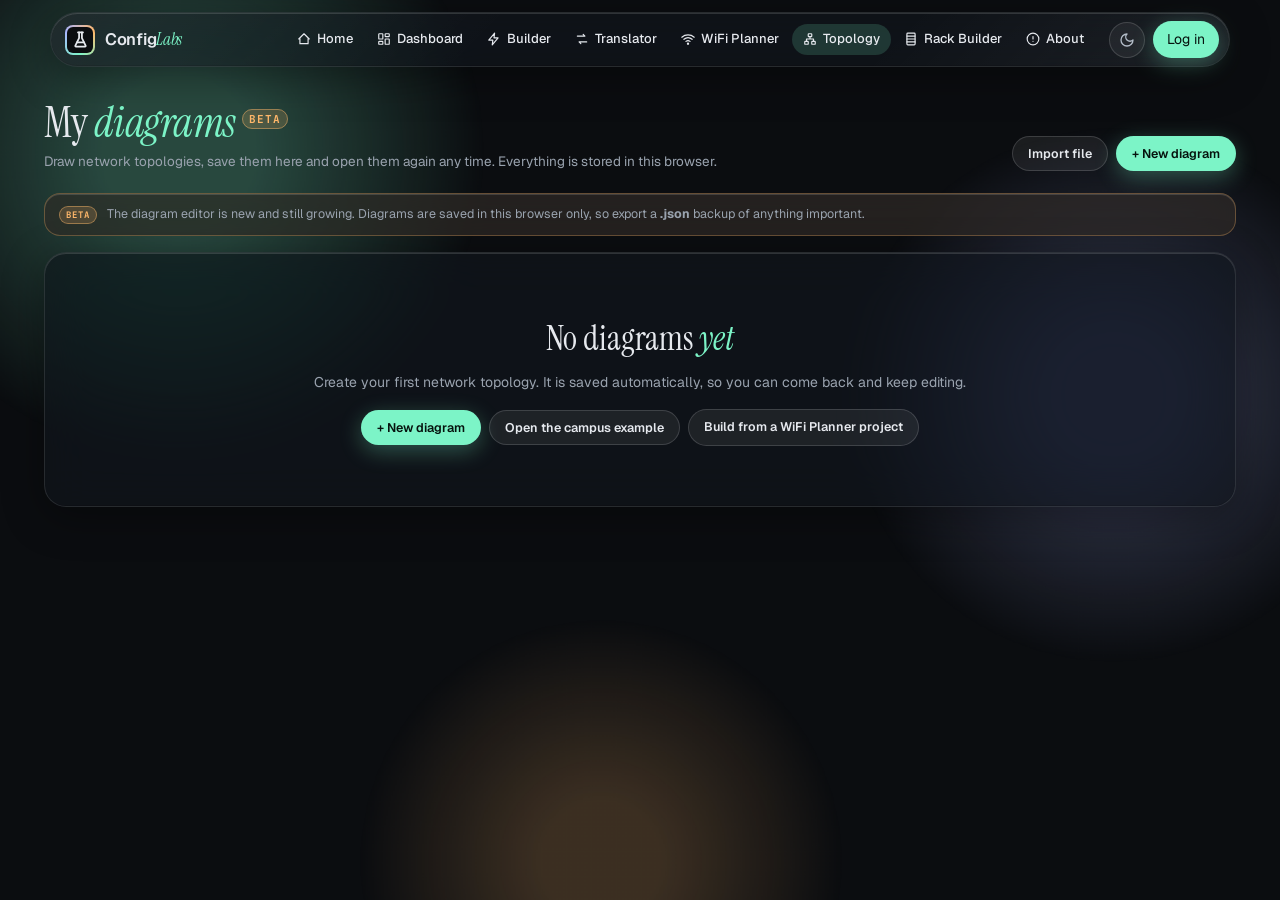
<file: topology-editor.html>
<!DOCTYPE html>
<html lang="en">
<head>
<meta charset="UTF-8"/>
<meta name="viewport" content="width=device-width, initial-scale=1.0"/>
<title>Diagram Editor — ConfigLabs</title>
<meta name="description" content="Draw your own network topology: drag routers, switches, firewalls and APs onto a canvas, connect them with labelled cables and export to PNG, SVG or PDF. Free, no login."/>
<meta name="author" content="ConfigLabs"/>
<meta property="og:title" content="Network Topology Editor — ConfigLabs"/>
<meta property="og:description" content="A free network topology editor: drag, connect, label and export. No account needed."/>
<meta property="og:type" content="website"/>
<link rel="canonical" href="https://configlabs.online/topology.html"/>
<meta property="og:url" content="https://configlabs.online/topology.html"/>
<meta name="robots" content="noindex"/>
<meta name="theme-color" content="#0b0d10"/>
<link rel="icon" type="image/x-icon" href="/favicon.ico"/>
<link rel="icon" type="image/png" sizes="32x32" href="/favicon-32.png"/>
<link rel="icon" type="image/png" sizes="16x16" href="/favicon-16.png"/>
<link rel="apple-touch-icon" sizes="180x180" href="/apple-touch-icon.png"/>
<link rel="manifest" href="/site.webmanifest"/>
<meta property="og:image" content="https://configlabs.online/og-image.png"/>
<link rel="stylesheet" href="/site.css"/>
<script src="/site.js" defer></script>
<link rel="preconnect" href="https://fonts.googleapis.com">
<link rel="preconnect" href="https://fonts.gstatic.com" crossorigin>
<link href="https://fonts.googleapis.com/css2?family=JetBrains+Mono:wght@400;500;700&family=Instrument+Serif:ital@0;1&family=Geist:wght@300;400;500;600;700&display=swap" rel="stylesheet">
<style>
/* ===== Topology editor ===== */
:root{--bg:#0b0d10;--bg-2:#111418;--surface:#15191f;--surface-2:#1b2027;--surface-hover:#222831;--border:#232a34;--border-strong:#2e3744;--text:#e6e9ee;--text-dim:#9aa3af;--text-muted:#5b6472;--accent:#7cf4c7;--accent-2:#a8b5ff;--accent-3:#ffb86b;--danger:#ff6478;--success:#7cf4c7;--warning:#ffc857;--sans:'Geist',system-ui,sans-serif;--serif:'Instrument Serif',Georgia,serif;--mono:'JetBrains Mono',monospace;--ease:cubic-bezier(.22,1,.36,1)}
[data-theme="light"]{--bg:#f8f6f1;--bg-2:#fff;--surface:#fff;--surface-2:#f1ede3;--surface-hover:#ebe6d8;--border:#e4dfd0;--border-strong:#d0c9b5;--text:#1a1a1a;--text-dim:#5a5a5a;--text-muted:#8a8a8a;--accent:#0f766e;--accent-2:#4f46e5;--accent-3:#ea580c;--danger:#e11d48;--warning:#b7791f}
*{box-sizing:border-box;margin:0;padding:0}
html,body{height:100%;background:var(--bg);color:var(--text);font-family:var(--sans);font-size:14px;line-height:1.5;-webkit-font-smoothing:antialiased}
body{display:flex;flex-direction:column;overflow:hidden}
#app{flex:1;min-height:0;display:grid;grid-template-columns:292px 1fr 324px;position:relative}
.panel{background:var(--bg-2);border-right:1px solid var(--border);overflow-y:auto;overflow-x:hidden;display:flex;flex-direction:column;z-index:5}
#right.panel{border-right:none;border-left:1px solid var(--border)}
.panel::-webkit-scrollbar{width:8px}.panel::-webkit-scrollbar-thumb{background:var(--border-strong);border-radius:8px}
.sec{padding:16px 18px;border-bottom:1px solid var(--border)}
.sec h4{font-size:10.5px;font-family:var(--mono);letter-spacing:1.2px;text-transform:uppercase;color:var(--text-muted);margin-bottom:10px;font-weight:600;display:flex;justify-content:space-between;align-items:center}
.sec h4 small{font-size:10px;letter-spacing:0;text-transform:none;color:var(--text-muted);font-weight:400}
.lbl{font-size:11.5px;color:var(--text-dim);margin-bottom:4px;display:block}
select,input[type=text],input[type=number]{width:100%;padding:8px 10px;background:var(--bg);border:1px solid var(--border);border-radius:8px;color:var(--text);font-family:var(--mono);font-size:12px;outline:none;transition:all .15s var(--ease)}
select:focus,input:focus{border-color:var(--accent);box-shadow:0 0 0 3px color-mix(in srgb,var(--accent) 18%,transparent)}
.row{display:flex;gap:8px;align-items:center}
.row>*{flex:1;min-width:0}
.seg{display:flex;background:var(--bg);border:1px solid var(--border);border-radius:9px;padding:3px;gap:2px}
.seg button{flex:1;padding:6px 8px;border:none;background:none;color:var(--text-dim);font-size:12px;font-weight:500;border-radius:6px;cursor:pointer;font-family:var(--sans);transition:all .15s}
.seg button.on{background:color-mix(in srgb,var(--accent) 16%,var(--surface));color:var(--accent);box-shadow:0 0 0 1px color-mix(in srgb,var(--accent) 35%,transparent)}
.tgl{display:flex;align-items:center;justify-content:space-between;padding:6px 0;font-size:12.5px;color:var(--text-dim);cursor:pointer;user-select:none}
.tgl input{display:none}
.tgl i{width:32px;height:18px;border-radius:99px;background:var(--border-strong);position:relative;transition:background .2s;flex:none}
.tgl i::after{content:'';position:absolute;top:2px;left:2px;width:14px;height:14px;border-radius:50%;background:#fff;transition:transform .2s var(--ease)}
.tgl input:checked+i{background:var(--accent)}
.tgl input:checked+i::after{transform:translateX(14px)}
.btn{padding:8px 12px;border-radius:9px;border:1px solid var(--border-strong);background:var(--surface);color:var(--text);font-size:12.5px;font-weight:500;cursor:pointer;font-family:var(--sans);transition:all .15s;display:inline-flex;align-items:center;justify-content:center;gap:6px}
.btn:hover{background:var(--surface-hover);border-color:var(--accent)}
.btn.pri{background:linear-gradient(135deg,var(--accent),var(--accent-2));color:#0b0d10;border-color:transparent;font-weight:600}
.btn.sm{padding:5px 9px;font-size:11.5px}
.note{font-size:11px;color:var(--text-muted);line-height:1.55;margin-top:8px}
.pill{font-family:var(--mono);font-size:10px;padding:2px 7px;border-radius:99px;border:1px solid var(--border-strong);color:var(--text-dim);white-space:nowrap}
.pill.ok{color:var(--accent);border-color:color-mix(in srgb,var(--accent) 40%,transparent)}
.pill.warn{color:var(--warning);border-color:color-mix(in srgb,var(--warning) 45%,transparent)}
.pill.bad{color:var(--danger);border-color:color-mix(in srgb,var(--danger) 45%,transparent)}
.tools{position:absolute;top:14px;left:50%;transform:translateX(-50%);display:flex;gap:4px;background:color-mix(in srgb,var(--surface) 92%,transparent);backdrop-filter:blur(14px);border:1px solid var(--border-strong);border-radius:12px;padding:5px;box-shadow:0 12px 30px rgba(0,0,0,.28);z-index:6;max-width:calc(100% - 20px);flex-wrap:wrap;justify-content:center}
.tools button{background:none;border:none;color:var(--text-dim);min-width:34px;height:32px;padding:0 9px;border-radius:8px;cursor:pointer;font-size:12.5px;display:inline-flex;align-items:center;justify-content:center;gap:6px;font-family:var(--sans);font-weight:500;transition:all .15s}
.tools button:hover{background:var(--surface-hover);color:var(--text)}
.tools button.on{color:var(--accent);background:color-mix(in srgb,var(--accent) 12%,transparent)}
.tools .sep{width:1px;background:var(--border-strong);margin:5px 3px}
.tools .zl{font-family:var(--mono);font-size:11px;color:var(--text-muted);min-width:44px;text-align:center;align-self:center}
.menu{position:relative}
.menu .dd{position:absolute;top:38px;right:0;min-width:210px;background:var(--surface);border:1px solid var(--border-strong);border-radius:11px;box-shadow:0 18px 40px rgba(0,0,0,.35);padding:5px;display:none;z-index:9}
.menu.open .dd{display:block}
.dd button{width:100%;justify-content:flex-start;height:auto;padding:8px 10px;text-align:left;white-space:nowrap}
.dd small{display:block;font-size:10.5px;color:var(--text-muted);font-weight:400}
#mini{position:absolute;right:14px;bottom:14px;width:210px;height:140px;background:color-mix(in srgb,var(--surface) 92%,transparent);border:1px solid var(--border-strong);border-radius:12px;overflow:hidden;box-shadow:0 12px 30px rgba(0,0,0,.28);z-index:6;cursor:pointer}
#mini svg{width:100%;height:100%;display:block}
#hint{position:absolute;left:14px;bottom:14px;font-size:11px;color:var(--text-muted);font-family:var(--mono);background:color-mix(in srgb,var(--surface) 85%,transparent);padding:6px 10px;border-radius:8px;border:1px solid var(--border);z-index:6;pointer-events:none}
#toast{position:fixed;bottom:22px;left:50%;transform:translate(-50%,90px);background:var(--surface);border:1px solid var(--border-strong);padding:10px 16px;border-radius:999px;font-size:12.5px;z-index:99;transition:transform .3s var(--ease);box-shadow:0 14px 34px rgba(0,0,0,.4)}
#toast.show{transform:translate(-50%,0)}
#printbox{display:none}
#app{flex:1;min-height:0;display:grid;grid-template-columns:276px 1fr 304px;grid-template-rows:minmax(0,1fr);position:relative}
#right.panel{border-right:none;border-left:1px solid var(--border)}
#stage{position:relative;overflow:hidden;background:var(--bg);touch-action:none;min-width:0;outline:none}
#cv{position:absolute;inset:0;width:100%;height:100%;display:block;cursor:default;user-select:none;-webkit-user-select:none}
#stage[data-tool=pan] #cv,#stage.panning #cv{cursor:grab}
#stage.panning #cv{cursor:grabbing}
#stage[data-tool=link] #cv,#stage[data-tool=box] #cv,#stage[data-tool=text] #cv{cursor:crosshair}
.tabs{display:flex;border-bottom:1px solid var(--border);flex:none}
.tabs button{flex:1;padding:11px 8px;background:none;border:none;border-bottom:2px solid transparent;color:var(--text-muted);font:600 12px var(--sans);cursor:pointer}
.tabs button.on{color:var(--accent);border-bottom-color:var(--accent)}
.pal{display:grid;grid-template-columns:1fr 1fr 1fr;gap:7px}
.pt{display:flex;flex-direction:column;align-items:center;gap:3px;padding:8px 2px 6px;border:1px solid var(--border);border-radius:10px;background:var(--surface);cursor:grab;font-size:10.5px;color:var(--text-dim);text-align:center;line-height:1.2;user-select:none}
.pt:hover{border-color:var(--accent);background:var(--surface-hover);color:var(--text)}
.pt svg{width:38px;height:38px}
.pt:active{cursor:grabbing}
.dcard{padding:10px 12px;border:1px solid var(--border);border-radius:10px;background:var(--surface);cursor:pointer;margin-bottom:8px;position:relative}
.dcard:hover{border-color:var(--border-strong);background:var(--surface-hover)}
.dcard.on{border-color:var(--accent);background:color-mix(in srgb,var(--accent) 8%,var(--surface))}
.dcard b{font-size:13px;display:block;font-weight:600;padding-right:56px;overflow:hidden;text-overflow:ellipsis;white-space:nowrap}
.dcard span{font-size:11px;color:var(--text-muted);font-family:var(--mono)}
.dcard .acts{position:absolute;right:6px;top:6px;display:none;gap:2px}
.dcard:hover .acts{display:flex}
.dcard .acts button{background:var(--bg);border:1px solid var(--border);color:var(--text-dim);width:24px;height:24px;border-radius:6px;cursor:pointer;font-size:12px;line-height:1}
.dcard .acts button:hover{color:var(--accent);border-color:var(--accent)}
.fld{margin-bottom:10px}
.fld>label,.lbl{font-size:11.5px;color:var(--text-dim);margin-bottom:4px;display:block}
textarea{width:100%;padding:8px 10px;background:var(--bg);border:1px solid var(--border);border-radius:8px;color:var(--text);font-family:var(--mono);font-size:12px;outline:none;resize:vertical;min-height:58px}
textarea:focus{border-color:var(--accent)}
input[type=range]{width:100%;accent-color:var(--accent)}
input[type=color]{width:34px;height:30px;padding:0;border:1px solid var(--border);border-radius:8px;background:var(--bg);cursor:pointer}
.row>input[type=color]{flex:none;width:48px}
a.btn{text-decoration:none}
.ov{position:fixed;inset:0;background:rgba(0,0,0,.55);backdrop-filter:blur(4px);z-index:90;display:none;align-items:center;justify-content:center;padding:16px}
.ov.on{display:flex}
.md{background:var(--surface);border:1px solid var(--border-strong);border-radius:16px;width:min(500px,100%);max-height:calc(100vh - 32px);overflow:auto;padding:20px;box-shadow:0 30px 80px rgba(0,0,0,.5)}
.md h3{font-size:18px;margin-bottom:12px;font-weight:600}
.md .ft{display:flex;gap:8px;justify-content:flex-end;margin-top:14px}
.xfm{display:flex;flex-wrap:wrap;gap:6px;margin-bottom:10px}
.xfm button{padding:6px 11px;border-radius:8px;border:1px solid var(--border-strong);background:var(--bg);color:var(--text-dim);font:500 12px var(--sans);cursor:pointer}
.xfm button.on{border-color:var(--accent);color:var(--accent);background:color-mix(in srgb,var(--accent) 10%,var(--bg))}
.xprev{height:190px;border:1px solid var(--border);border-radius:10px;margin-bottom:12px;display:grid;place-items:center;overflow:hidden}
.xprev img{width:100%;height:100%;object-fit:contain;display:block}
.xr{display:grid;grid-template-columns:130px 1fr;gap:10px;align-items:center;margin-bottom:9px}
.xr>label{font-size:12px;color:var(--text-dim)}
.xr input[type=range]{width:75%}
.ro-hide{}
.sw{display:flex;gap:6px;flex-wrap:wrap}
.sw i{width:22px;height:22px;border-radius:7px;cursor:pointer;border:2px solid transparent}
.sw i.on{border-color:var(--text)}
.stats{display:grid;grid-template-columns:1fr 1fr;gap:8px}
.stat{background:var(--surface);border:1px solid var(--border);border-radius:10px;padding:9px 11px}
.stat b{display:block;font-size:19px;font-weight:600;letter-spacing:-.5px;font-family:var(--mono)}
.stat span{font-size:10.5px;color:var(--text-muted);text-transform:uppercase;letter-spacing:.8px}
.grid2{display:grid;grid-template-columns:1fr 1fr;gap:6px}
.al{display:grid;grid-template-columns:repeat(6,1fr);gap:5px}
.al button{padding:7px 0;border-radius:8px;border:1px solid var(--border-strong);background:var(--surface);color:var(--text-dim);cursor:pointer;font-size:14px}
.al button:hover{border-color:var(--accent);color:var(--accent)}
.lg{display:grid;gap:7px;font-size:11.5px;color:var(--text-dim)}
.lg div{display:flex;align-items:center;gap:9px}
.lg i{width:26px;height:0;border-top:3px solid;border-radius:2px;flex:none}
.lnk{display:flex;justify-content:space-between;gap:8px;font-size:11.5px;padding:5px 0;border-bottom:1px dashed var(--border);cursor:pointer;color:var(--text-dim)}
.lnk:hover{color:var(--accent)}
.lnk span:last-child{font-family:var(--mono);color:var(--text-muted)}
.kbd{font-family:var(--mono);font-size:10px;padding:1px 5px;border:1px solid var(--border-strong);border-radius:5px;color:var(--text-dim)}
.sc{display:grid;grid-template-columns:auto 1fr;gap:5px 10px;font-size:11.5px;color:var(--text-dim);align-items:center}
.ed{position:absolute;z-index:12;background:var(--surface);color:var(--text);border:1.5px solid var(--accent);border-radius:7px;padding:4px 8px;font:12px var(--sans);outline:none;box-shadow:0 8px 24px rgba(0,0,0,.4)}
#welcome{position:absolute;inset:0;display:none;align-items:center;justify-content:center;text-align:center;padding:30px;z-index:3;pointer-events:none}
#welcome .box{max-width:440px;pointer-events:auto}
#welcome h2{font-family:var(--serif);font-weight:400;font-size:36px;margin-bottom:8px}
#welcome h2 em{color:var(--accent)}
#welcome p{color:var(--text-dim);margin-bottom:16px}
#welcome .row{justify-content:center;flex-wrap:wrap}
#welcome .row>*{flex:none}
.tools{top:58px;max-width:calc(100% - 20px);flex-wrap:nowrap;overflow:visible}
#docbar{position:absolute;left:0;right:0;top:0;height:46px;display:flex;align-items:center;gap:10px;padding:0 14px;background:color-mix(in srgb,var(--bg-2) 94%,transparent);border-bottom:1px solid var(--border);z-index:7}
#docbar input{width:auto;flex:0 1 340px;background:transparent;border-color:transparent;font-family:var(--sans);font-size:14px;font-weight:600}
#docbar input:hover{border-color:var(--border)}#docbar input:focus{background:var(--bg)}
.beta{font:700 9px var(--mono);letter-spacing:1px;padding:2px 6px;border-radius:99px;background:color-mix(in srgb,var(--accent-3) 18%,transparent);color:var(--accent-3);border:1px solid color-mix(in srgb,var(--accent-3) 45%,transparent);margin-left:6px;vertical-align:1px}
#savest{font-family:var(--mono);font-size:11px;color:var(--text-muted);margin-left:auto}
#savest.dirty{color:var(--warning)}
.tools .mtog{display:none}
.tools button svg{width:16px;height:16px}
body.ro .palette,body.ro [data-edit]{display:none!important}
@media (max-width:1100px){#app{grid-template-columns:1fr}.panel{position:absolute;top:0;bottom:0;width:min(320px,88vw);transform:translateX(-102%);transition:transform .3s var(--ease);box-shadow:0 0 40px rgba(0,0,0,.5)}#right.panel{right:0;transform:translateX(102%)}.panel.open{transform:none}.tools .mtog{display:inline-flex!important}#mini{display:none}}
@media (max-width:760px){#savest{display:none}.tools{top:54px;padding:3px;overflow-x:auto}.tools button{padding:0 7px;min-width:30px;font-size:12px}.tools .sep{display:none}#hint{display:none}}
/* ===== liquid glass: chrome is glass (tokens from /site.css), the drawing stage stays solid ===== */
#cl-nav{flex:none}
#app{z-index:1;flex:1 1 auto;height:calc(100% - var(--cl-nav-h));padding:4px 12px 12px;gap:12px}
.panel{background:var(--cl-glass);border:1px solid var(--cl-line);border-radius:20px;-webkit-backdrop-filter:blur(22px) saturate(170%);backdrop-filter:blur(22px) saturate(170%);box-shadow:inset 0 1px 0 var(--cl-rim),inset 0 -1px 0 rgba(0,0,0,.12),var(--cl-shadow)}
#right.panel{border:1px solid var(--cl-line)}
.panel::-webkit-scrollbar-thumb{background:color-mix(in srgb,var(--text) 18%,transparent)}
.sec{border-bottom-color:var(--cl-item-line)}
#stage{border:1px solid var(--cl-solid-line);border-radius:20px;box-shadow:var(--cl-shadow)}
.tools{background:var(--cl-glass-strong);border:1px solid var(--cl-line);border-radius:999px;padding:5px 8px;-webkit-backdrop-filter:blur(22px) saturate(170%);backdrop-filter:blur(22px) saturate(170%);box-shadow:inset 0 1px 0 var(--cl-rim),inset 0 -1px 0 rgba(0,0,0,.12),var(--cl-shadow)}
.tools button{border-radius:999px}
.tools button:hover{background:color-mix(in srgb,var(--text) 9%,transparent)}
.tools .sep{background:var(--cl-line-2)}
.menu .dd{background:color-mix(in srgb,var(--cl-glass-solid) 95%,transparent);border:1px solid var(--cl-line-2);border-radius:14px;box-shadow:inset 0 1px 0 var(--cl-rim),0 18px 44px rgba(0,0,0,.35)}
.dd button{border-radius:9px}
#mini,#hint{background:var(--cl-glass);border:1px solid var(--cl-line);-webkit-backdrop-filter:blur(14px) saturate(150%);backdrop-filter:blur(14px) saturate(150%);box-shadow:inset 0 1px 0 var(--cl-rim),var(--cl-shadow)}
#mini{border-radius:16px}
#hint{border-radius:999px;padding:6px 12px}
.stat,.pt,.dcard,.pcard{background:var(--cl-item);border:1px solid var(--cl-item-line);border-radius:12px}
.stat{border-radius:14px}
.pt:hover,.dcard:hover,.pcard:hover{background:color-mix(in srgb,var(--text) 7%,transparent);border-color:var(--cl-line-2)}
.pt:hover{border-color:var(--accent)}
.dcard.on,.pcard.on{background:color-mix(in srgb,var(--accent) 10%,transparent);border-color:var(--accent)}
.tabs{border-bottom-color:var(--cl-item-line)}
.btn{border-radius:999px;padding:8px 15px;white-space:nowrap;background:color-mix(in srgb,var(--text) 7%,transparent);border:1px solid var(--cl-line-2);color:var(--text);font-weight:600}
.btn:hover{background:color-mix(in srgb,var(--text) 12%,transparent);border-color:var(--cl-line-2)}
.btn.pri{background:var(--cl-accent);color:var(--cl-on-accent);border-color:transparent;box-shadow:0 6px 22px color-mix(in srgb,var(--cl-accent) 30%,transparent)}
.btn.pri:hover{background:var(--cl-accent);filter:brightness(1.06)}
.btn.sm{padding:6px 12px;font-size:11.5px}
.seg{background:var(--cl-item);border:1px solid var(--cl-item-line);border-radius:999px}
.seg button{border-radius:999px}
#toast{background:var(--cl-glass-strong);border:1px solid var(--cl-line);-webkit-backdrop-filter:blur(22px) saturate(170%);backdrop-filter:blur(22px) saturate(170%);box-shadow:inset 0 1px 0 var(--cl-rim),var(--cl-shadow)}
.md{background:var(--cl-glass-strong);border:1px solid var(--cl-line);border-radius:22px;-webkit-backdrop-filter:blur(22px) saturate(170%);backdrop-filter:blur(22px) saturate(170%);box-shadow:inset 0 1px 0 var(--cl-rim),inset 0 -1px 0 rgba(0,0,0,.12),0 30px 80px rgba(0,0,0,.45)}
@media (max-width:1100px){
  #app{gap:0}
  .panel{z-index:20;top:4px;bottom:12px;left:12px;transform:translateX(calc(-100% - 24px));box-shadow:inset 0 1px 0 var(--cl-rim),0 20px 60px rgba(0,0,0,.45)}
  #right.panel{left:auto;right:12px;transform:translateX(calc(100% + 24px))}
  .panel.open,#right.panel.open{transform:none}
}
@media (max-width:640px){#app{padding:4px 8px 8px}.panel{left:8px;bottom:8px}#right.panel{right:8px}#stage{border-radius:16px}}
#docbar{background:var(--cl-glass-strong);border-bottom:1px solid var(--cl-line);-webkit-backdrop-filter:blur(22px) saturate(170%);backdrop-filter:blur(22px) saturate(170%);box-shadow:inset 0 1px 0 var(--cl-rim)}
#docbar input:hover{border-color:var(--cl-line-2)}
.al button{background:var(--cl-item);border:1px solid var(--cl-item-line);border-radius:10px}
.xfm button{border-radius:999px}
#welcome .box{padding:28px 26px;border-radius:22px;background:var(--cl-glass);border:1px solid var(--cl-line);-webkit-backdrop-filter:blur(22px) saturate(170%);backdrop-filter:blur(22px) saturate(170%);box-shadow:inset 0 1px 0 var(--cl-rim),inset 0 -1px 0 rgba(0,0,0,.12),var(--cl-shadow)}
@media print{body{display:block;overflow:visible;background:#fff}#cl-nav,.cl-orbs,#app,#toast{display:none!important}#printbox{display:block}#printbox svg{width:100%;height:auto}@page{size:A4 landscape;margin:8mm}}
</style>
</head>
<body data-theme="dark">
<div class="cl-orbs" aria-hidden="true"><i></i><i></i><i></i></div>
<div id="cl-nav"></div>
<div id="app">
  <aside class="panel" id="left">
    <div id="p-dev" class="palette">
      <div class="sec" id="pal"></div>
      <div class="sec">
        <h4>Shapes</h4>
        <div class="pal">
          <div class="pt" data-shape="box"><svg viewBox="-30 -30 60 60"><rect x="-24" y="-18" width="48" height="36" rx="6" fill="none" stroke="var(--accent)" stroke-width="2" stroke-dasharray="5 4"/></svg>Zone / box</div>
          <div class="pt" data-shape="txt"><svg viewBox="-30 -30 60 60"><text x="0" y="9" text-anchor="middle" font-size="26" font-weight="700" fill="var(--text-dim)" font-family="Georgia,serif">Aa</text></svg>Text</div>
        </div>
        <div class="note">Click a device to drop it in the middle, or drag it onto the canvas. Draw a cable by dragging from a dot on a selected device, or use the Link tool.</div>
      </div>
    </div>
  </aside>
  <main id="stage" data-tool="select" tabindex="0">
    <div id="docbar"><a class="btn sm" href="/topology.html" title="Back to all diagrams">← Diagrams</a><input type="text" id="docname" maxlength="80" placeholder="Diagram name" spellcheck="false"><span class="beta" title="Beta: features are still being added. Export a .json backup of important diagrams.">BETA</span><span id="savest">Saved</span></div>
    <svg id="cv" xmlns="http://www.w3.org/2000/svg"><g id="vp"><g id="sc"></g><g id="ov"></g></g></svg>
    <div class="tools">
      <button class="mtog" id="b-lt" title="Devices and diagrams">☰</button>
      <button data-tool="select" class="on" title="Select and move (V)"><svg viewBox="0 0 24 24" fill="none" stroke="currentColor" stroke-width="2" stroke-linejoin="round"><path d="M5 3l14 8-6 2-2 6z"/></svg></button>
      <button data-tool="link" data-edit title="Link: drag from one device to another (L)"><svg viewBox="0 0 24 24" fill="none" stroke="currentColor" stroke-width="2" stroke-linecap="round"><circle cx="5" cy="19" r="2"/><circle cx="19" cy="5" r="2"/><path d="M7 17L17 7"/></svg></button>
      <button data-tool="box" data-edit title="Zone / box: drag to draw (B)"><svg viewBox="0 0 24 24" fill="none" stroke="currentColor" stroke-width="2" stroke-dasharray="3 2.5"><rect x="3" y="5" width="18" height="14" rx="2"/></svg></button>
      <button data-tool="text" data-edit title="Text (T)"><svg viewBox="0 0 24 24" fill="none" stroke="currentColor" stroke-width="2" stroke-linecap="round"><path d="M5 6V4h14v2M12 4v16M9 20h6"/></svg></button>
      <button data-tool="pan" title="Pan (H or hold Space)"><svg viewBox="0 0 24 24" fill="none" stroke="currentColor" stroke-width="2" stroke-linecap="round" stroke-linejoin="round"><path d="M8 11V5a1.5 1.5 0 0 1 3 0v5M11 10V4a1.5 1.5 0 0 1 3 0v6M14 10V6a1.5 1.5 0 0 1 3 0v8c0 4-2 6-5 6-3 0-4-1-6-4l-2-3a1.5 1.5 0 0 1 2.5-1.5L8 14"/></svg></button>
      <div class="sep" data-edit></div>
      <button id="b-un" data-edit title="Undo (Ctrl+Z)">↶</button><button id="b-re" data-edit title="Redo (Ctrl+Y)">↷</button>
      <div class="sep"></div>
      <button id="b-zo" title="Zoom out (-)">−</button><span class="zl" id="zl">100%</span><button id="b-zi" title="Zoom in (+)">+</button><button id="b-fit" title="Fit to screen (0)">⤢</button>
      <div class="sep"></div>
      <button id="b-exp" title="Export as PNG, JPEG, WebP, SVG, PDF, draw.io (Ctrl+E)">⬇ Export</button>
      <button class="mtog" id="b-rt" title="Details">ⓘ</button>
    </div>
    <div id="welcome"><div class="box"><h2>Blank <em>canvas</em></h2><p>Drag a router, switch, firewall or AP from the left and draw your own topology. No WiFi Planner project needed.</p><div class="row"><button class="btn pri" id="w-ex">Load an example</button><a class="btn" href="/topology-auto.html">Import from WiFi Planner</a></div></div></div>
    <div id="hint">Scroll to zoom · drag empty space to select · Space + drag to pan</div>
    <div id="mini"><svg id="mm"></svg></div>
  </main>
  <aside class="panel" id="right"><div id="insp"></div></aside>
</div>
<div id="toast"></div>
<div id="printbox"></div>
<script src="/topology-example.js"></script>
<script>
'use strict';
const $ = id => document.getElementById(id);
const esc = s => String(s == null ? '' : s).replace(/[&<>"]/g, c => ({ '&': '&amp;', '<': '&lt;', '>': '&gt;', '"': '&quot;' }[c]));
const clamp = (v, a, b) => Math.min(b, Math.max(a, v));
const num = (v, d) => { v = parseFloat(v); return isFinite(v) ? v : d; };
let _u = 0; const uid = p => p + Date.now().toString(36) + (++_u).toString(36) + Math.floor(Math.random() * 1296).toString(36);
const F_SANS = 'Geist, Arial, sans-serif', F_MONO = "'JetBrains Mono', monospace";

/* ---------- device types & icons ---------- */
const TYPES = {
  router: { n: 'Router', c: '#7cf4c7', p: 'RTR' }, l3sw: { n: 'L3 Switch', c: '#a8b5ff', p: 'L3SW' }, l2sw: { n: 'L2 Switch', c: '#8ab4ff', p: 'SW' },
  fw: { n: 'Firewall', c: '#ff6478', p: 'FW' }, lb: { n: 'Load Balancer', c: '#f78fb3', p: 'LB' },
  ap: { n: 'Access Point', c: '#ffc857', p: 'AP' }, wlc: { n: 'WLC / AC', c: '#ffb86b', p: 'WLC' },
  server: { n: 'Server', c: '#c792ea', p: 'SRV' }, nas: { n: 'Storage / NAS', c: '#b392f0', p: 'NAS' }, pc: { n: 'PC / Laptop', c: '#9aa3af', p: 'PC' },
  printer: { n: 'Printer', c: '#9aa3af', p: 'PRN' }, phone: { n: 'IP Phone', c: '#9aa3af', p: 'PHONE' }, cctv: { n: 'CCTV Camera', c: '#7cd4f4', p: 'CAM' },
  cloud: { n: 'Internet / Cloud', c: '#7cd4f4', p: 'Internet' }, generic: { n: 'Other device', c: '#9aa3af', p: 'DEV' }
};
const PAL = [['Network', ['router', 'l3sw', 'l2sw', 'fw', 'lb']], ['Wireless', ['ap', 'wlc']], ['Servers and endpoints', ['server', 'nas', 'pc', 'printer', 'phone', 'cctv']], ['WAN', ['cloud', 'generic']]];
const GLYPH = {
  router: '<circle r="8"/><path d="M-19 0H-8M8 0H19M0-19V-8M0 8V19M-16-3L-19 0L-16 3M16-3L19 0L16 3M-3-16L0-19L3-16M-3 16L0 19L3 16"/>',
  l3sw: '<rect x="-18" y="-3" width="36" height="16" rx="3"/><path d="M-12 8h2M-6 8h2M0 8h2M6 8h2M12 8h2M-8-9h16M4-12l4 3-4 3"/>',
  l2sw: '<rect x="-18" y="-3" width="36" height="16" rx="3"/><path d="M-12 8h2M-6 8h2M0 8h2M6 8h2M12 8h2M-9-12h18M-6-15l-3 3 3 3M6-15l3 3-3 3"/>',
  fw: '<rect x="-17" y="-14" width="34" height="28" rx="2"/><path d="M-17-5H17M-17 4H17M0-14V-5M-8-5V4M8-5V4M0 4V14"/>',
  lb: '<circle cx="-13" r="4"/><circle cx="13" cy="-11" r="4"/><circle cx="13" r="4"/><circle cx="13" cy="11" r="4"/><path d="M-9 0L9-10M-9 0H9M-9 0L9 10"/>',
  ap: '<ellipse cy="12" rx="15" ry="4"/><path d="M-6 4a8.5 8.5 0 0 1 12 0M-11-1a15 15 0 0 1 22 0M-16-6a22 22 0 0 1 32 0"/>',
  wlc: '<rect x="-17" y="2" width="34" height="12" rx="2"/><path d="M-6-1a8 8 0 0 1 12 0M-11-6a15 15 0 0 1 22 0M-10 8h2M-5 8h2"/>',
  server: '<rect x="-15" y="-17" width="30" height="10" rx="2"/><rect x="-15" y="-5" width="30" height="10" rx="2"/><rect x="-15" y="7" width="30" height="10" rx="2"/><path d="M-10-12h2M-10 0h2M-10 12h2"/>',
  nas: '<ellipse cy="-10" rx="13" ry="5"/><path d="M-13-10V10a13 5 0 0 0 26 0V-10M-13 0a13 5 0 0 0 26 0"/>',
  pc: '<rect x="-16" y="-15" width="32" height="21" rx="2"/><path d="M-7 15H7M0 6V15"/>',
  printer: '<path d="M-9-3V-14H9V-3M-15-3H15V9H-15zM-9 5H9V15H-9z"/>',
  phone: '<rect x="-12" y="-15" width="24" height="30" rx="4"/><rect x="-8" y="-11" width="16" height="6" rx="1"/><path d="M-6 1h1M0 1h1M6 1h1M-6 7h1M0 7h1M6 7h1"/>',
  cctv: '<path d="M-17-8H5V8H-17zM5-3L17-9V9L5 3M-9 8v7H0"/>',
  cloud: '<path d="M-13 11a8 8 0 0 1 0-16 12 12 0 0 1 23-3 9.5 9.5 0 0 1 3 19z"/>',
  generic: '<rect x="-14" y="-10" width="28" height="20" rx="3"/><circle r="4"/>'
};
function iconSvg(t, c) {
  c = c || (TYPES[t] || TYPES.generic).c;
  return `<rect x="-28" y="-28" width="56" height="56" rx="13" fill="var(--surface)" stroke="${c}" stroke-width="1.6"/><g fill="none" stroke="${c}" stroke-width="2" stroke-linecap="round" stroke-linejoin="round">${GLYPH[t] || GLYPH.generic}</g>`;
}
const LT = {
  copper: { n: 'Copper (Ethernet)', c: '#9aa3af', d: '', w: 2 }, fiber: { n: 'Fiber / DAC', c: '#ffb86b', d: '', w: 2 },
  trunk: { n: 'Trunk / LACP', c: '#a8b5ff', d: '', w: 3.5 }, wan: { n: 'WAN / VPN', c: '#7cd4f4', d: '7 5', w: 2 }, wireless: { n: 'Wireless', c: '#ffc857', d: '2 5', w: 2 }
};
const BOXC = ['#7cf4c7', '#a8b5ff', '#ffb86b', '#ff6478', '#ffc857', '#9aa3af'];

/* ---------- state ---------- */
const S = { doc: null, sel: new Set(), tool: 'select', view: { x: 0, y: 0, k: 1 }, hist: [], hi: -1, clip: null, pasteN: 0, lastLink: 'copper', lastRoute: 'orth',
  prefs: { snap: true, grid: 20, showgrid: true, ports: true, details: true } };
let RO = false, drag = null, spaceDown = false, rafQ = 0;
const items = () => S.doc.items, links = () => S.doc.links;
const getI = id => S.doc.items.find(i => i.id === id);
const getL = id => S.doc.links.find(l => l.id === id);
const get = id => getI(id) || getL(id);
const sn = v => S.prefs.snap ? Math.round(v / S.prefs.grid) * S.prefs.grid : v;

/* ---------- geometry ---------- */
const devSubs = it => { if (!S.prefs.details) return []; const a = []; const m = [it.vendor, it.model].filter(Boolean).join(' '); if (m) a.push(m); if (it.ip) a.push(it.ip); return a; };
function txtLines(it) { return String(it.text || '').split('\n'); }
function bb(it) {
  if (it.k === 'box') return { x: it.x, y: it.y, w: it.w, h: it.h };
  if (it.k === 'txt') { const L = txtLines(it), sz = it.size || 16, w = Math.max.apply(null, L.map(l => l.length)) * sz * .58 + 6; return { x: it.x - 3, y: it.y - sz, w, h: L.length * sz * 1.25 + 6 }; }
  const s = it.s || 1, hs = 28 * s, subs = devSubs(it);
  const lw = Math.max((it.label || '').length * 7, ...subs.map(t => t.length * 6)) + 12, w = Math.max(2 * hs, lw);
  return { x: it.x - w / 2, y: it.y - hs, w, h: 2 * hs + 8 + 16 + subs.length * 12 };
}
const inBB = (b, x, y) => x >= b.x && x <= b.x + b.w && y >= b.y && y <= b.y + b.h;
function devAt(x, y, skip) { const a = items(); for (let i = a.length - 1; i >= 0; i--) { const it = a[i]; if (it.k === 'dev' && it.id !== skip && inBB(bb(it), x, y)) return it; } return null; }
function allBounds() {
  const a = items(); if (!a.length) return null;
  let x0 = 1e9, y0 = 1e9, x1 = -1e9, y1 = -1e9;
  a.forEach(it => { const b = bb(it); x0 = Math.min(x0, b.x); y0 = Math.min(y0, b.y); x1 = Math.max(x1, b.x + b.w); y1 = Math.max(y1, b.y + b.h); });
  return { x: x0, y: y0, w: x1 - x0, h: y1 - y0 };
}
function lgeom(l, off) {
  const A = getI(l.a), B = getI(l.b); if (!A || !B) return null;
  const sa = 28 * (A.s || 1), sb = 28 * (B.s || 1), dx = B.x - A.x, dy = B.y - A.y, rt = l.route || 'orth';
  let p1, p2, da, db, d, mid;
  if (rt === 'straight') {
    const len = Math.hypot(dx, dy) || 1, ux = dx / len, uy = dy / len, px = -uy, py = ux, sg = l.a > l.b ? -1 : 1, o = off * sg;
    const tc = (h) => Math.min(ux ? h / Math.abs(ux) : 1e9, uy ? h / Math.abs(uy) : 1e9);
    p1 = { x: A.x + ux * tc(sa) + px * o, y: A.y + uy * tc(sa) + py * o }; p2 = { x: B.x - ux * tc(sb) + px * o, y: B.y - uy * tc(sb) + py * o };
    da = { x: ux, y: uy }; db = { x: -ux, y: -uy }; d = `M${p1.x} ${p1.y}L${p2.x} ${p2.y}`; mid = { x: (p1.x + p2.x) / 2, y: (p1.y + p2.y) / 2 };
  } else if (Math.abs(dx) >= Math.abs(dy)) {
    const sx = dx >= 0 ? 1 : -1;
    p1 = { x: A.x + sx * sa, y: A.y + off }; p2 = { x: B.x - sx * sb, y: B.y + off }; da = { x: sx, y: 0 }; db = { x: -sx, y: 0 };
    const mx = (p1.x + p2.x) / 2; mid = { x: mx, y: (p1.y + p2.y) / 2 };
    d = rt === 'curve' ? `M${p1.x} ${p1.y}C${mx} ${p1.y} ${mx} ${p2.y} ${p2.x} ${p2.y}` : (Math.abs(p1.y - p2.y) < .5 ? `M${p1.x} ${p1.y}L${p2.x} ${p2.y}` : `M${p1.x} ${p1.y}H${mx}V${p2.y}H${p2.x}`);
  } else {
    const sy = dy >= 0 ? 1 : -1;
    const ext = it => { const q = bb(it); return q.y + q.h - it.y; };
    p1 = { x: A.x + off, y: A.y + (sy > 0 ? ext(A) : -sa) }; p2 = { x: B.x + off, y: B.y + (sy > 0 ? -sb : ext(B)) }; da = { x: 0, y: sy }; db = { x: 0, y: -sy };
    const my = (p1.y + p2.y) / 2; mid = { x: (p1.x + p2.x) / 2, y: my };
    d = rt === 'curve' ? `M${p1.x} ${p1.y}C${p1.x} ${my} ${p2.x} ${my} ${p2.x} ${p2.y}` : (Math.abs(p1.x - p2.x) < .5 ? `M${p1.x} ${p1.y}L${p2.x} ${p2.y}` : `M${p1.x} ${p1.y}V${my}H${p2.x}V${p2.y}`);
  }
  return { d, p1, p2, da, db, mid };
}
function linkOffsets() {
  const g = {}, o = {};
  links().forEach(l => { const k = l.a < l.b ? l.a + '|' + l.b : l.b + '|' + l.a; (g[k] = g[k] || []).push(l); });
  Object.keys(g).forEach(k => g[k].forEach((l, i) => { o[l.id] = (i - (g[k].length - 1) / 2) * 12; }));
  return o;
}

/* ---------- drawing ---------- */
const halo = 'paint-order="stroke" stroke="var(--bg)" stroke-width="4" stroke-linejoin="round"';
function drawBox(it) {
  const c = it.c || BOXC[0];
  return `<g class="it" data-id="${it.id}" data-k="box"><rect x="${it.x}" y="${it.y}" width="${it.w}" height="${it.h}" rx="12" fill="${c}" fill-opacity=".07" stroke="${c}" stroke-opacity=".7" stroke-width="1.5" stroke-dasharray="7 5"/><text x="${it.x + 14}" y="${it.y + 22}" font-size="13" font-weight="600" fill="${c}" font-family="${F_SANS}">${esc(it.label || '')}</text></g>`;
}
function drawTxt(it) {
  const L = txtLines(it), sz = it.size || 16, b = bb(it);
  return `<g class="it" data-id="${it.id}" data-k="txt"><rect x="${b.x}" y="${b.y}" width="${b.w}" height="${b.h}" fill="transparent"/><text x="${it.x}" y="${it.y}" font-size="${sz}" fill="${it.c || 'var(--text)'}" font-family="${F_SANS}">${L.map((t, i) => `<tspan x="${it.x}" dy="${i ? sz * 1.25 : 0}">${esc(t) || '&#160;'}</tspan>`).join('')}</text></g>`;
}
function drawDev(it) {
  const t = TYPES[it.t] || TYPES.generic, s = it.s || 1, hs = 28 * s, b = bb(it), subs = devSubs(it), col = it.c || t.c;
  let o = `<g class="it" data-id="${it.id}" data-k="dev"><rect x="${b.x}" y="${b.y}" width="${b.w}" height="${b.h}" fill="transparent"/><g transform="translate(${it.x},${it.y}) scale(${s})">${iconSvg(it.t, col)}</g>`;
  o += `<text x="${it.x}" y="${it.y + hs + 15}" text-anchor="middle" font-size="12" font-weight="600" fill="var(--text)" font-family="${F_SANS}" ${halo}>${esc(it.label || '')}</text>`;
  subs.forEach((tx, i) => { o += `<text x="${it.x}" y="${it.y + hs + 27 + i * 12}" text-anchor="middle" font-size="9.5" fill="var(--text-dim)" font-family="${F_MONO}" ${halo}>${esc(tx)}</text>`; });
  return o + '</g>';
}
function drawLink(l, off) {
  const g = lgeom(l, off); if (!g) return '';
  const T = LT[l.type] || LT.copper, col = l.c || T.c, w = l.wd || T.w;
  let o = `<g class="it" data-id="${l.id}" data-k="link"><path d="${g.d}" fill="none" stroke="transparent" stroke-width="14"/>`;
  o += `<path d="${g.d}" fill="none" stroke="${col}" stroke-width="${w}" ${T.d ? `stroke-dasharray="${T.d}"` : ''} stroke-linecap="round" stroke-linejoin="round"/>`;
  const pl = (p, dir, tx) => {
    if (!tx || !S.prefs.ports) return '';
    const horiz = Math.abs(dir.x) >= Math.abs(dir.y);
    const x = horiz ? p.x + dir.x * 5 : p.x + 6, y = horiz ? p.y - 5 : p.y + dir.y * 14 + 3;
    return `<text x="${x}" y="${y}" text-anchor="${horiz ? (dir.x > 0 ? 'start' : 'end') : 'start'}" font-size="9.5" fill="var(--text-dim)" font-family="${F_MONO}" ${halo}>${esc(tx)}</text>`;
  };
  o += pl(g.p1, g.da, l.la) + pl(g.p2, g.db, l.lb);
  if (l.label) o += `<text x="${g.mid.x}" y="${g.mid.y + 3.5}" text-anchor="middle" font-size="10.5" font-weight="600" fill="${col}" font-family="${F_MONO}" ${halo}>${esc(l.label)}</text>`;
  return o + '</g>';
}
function sceneMarkup() {
  const off = linkOffsets(), a = items();
  return a.filter(i => i.k === 'box').map(drawBox).join('') + links().map(l => drawLink(l, off[l.id] || 0)).join('') + a.filter(i => i.k === 'dev').map(drawDev).join('') + a.filter(i => i.k === 'txt').map(drawTxt).join('');
}
function overlayMarkup() {
  const k = S.view.k, r = 5.5 / k, sw = 1.5 / k; let o = '';
  const acc = 'var(--accent)';
  S.sel.forEach(id => {
    const it = getI(id), l = it ? null : getL(id);
    if (it) {
      const b = bb(it), pad = 3 / k;
      o += `<rect x="${b.x - pad}" y="${b.y - pad}" width="${b.w + 2 * pad}" height="${b.h + 2 * pad}" rx="${6 / k}" fill="none" stroke="${acc}" stroke-width="${sw}" stroke-dasharray="${4 / k} ${3 / k}" pointer-events="none"/>`;
      if (S.sel.size === 1 && !RO) {
        if (it.k === 'dev') { const hs = 28 * (it.s || 1); [['n', it.x, it.y - hs], ['s', it.x, it.y + hs], ['w', it.x - hs, it.y], ['e', it.x + hs, it.y]].forEach(h => { o += `<circle data-h="c" data-side="${h[0]}" cx="${h[1]}" cy="${h[2]}" r="${r}" fill="var(--bg)" stroke="${acc}" stroke-width="${sw * 1.4}" style="cursor:crosshair"/>`; }); }
        if (it.k === 'box') { [['nw', it.x, it.y], ['n', it.x + it.w / 2, it.y], ['ne', it.x + it.w, it.y], ['e', it.x + it.w, it.y + it.h / 2], ['se', it.x + it.w, it.y + it.h], ['s', it.x + it.w / 2, it.y + it.h], ['sw', it.x, it.y + it.h], ['w', it.x, it.y + it.h / 2]].forEach(h => { const cur = { nw: 'nwse', se: 'nwse', ne: 'nesw', sw: 'nesw', n: 'ns', s: 'ns', e: 'ew', w: 'ew' }[h[0]]; o += `<rect data-h="r" data-side="${h[0]}" x="${h[1] - r}" y="${h[2] - r}" width="${2 * r}" height="${2 * r}" rx="${r / 3}" fill="var(--bg)" stroke="${acc}" stroke-width="${sw * 1.4}" style="cursor:${cur}-resize"/>`; }); }
      }
    } else if (l) {
      const g = lgeom(l, linkOffsets()[l.id] || 0); if (!g) return;
      o += `<path d="${g.d}" fill="none" stroke="${acc}" stroke-width="${(l.wd || (LT[l.type] || LT.copper).w) + 5 / k}" stroke-opacity=".28" pointer-events="none" stroke-linecap="round"/>`;
      [g.p1, g.p2].forEach(p => { o += `<circle cx="${p.x}" cy="${p.y}" r="${r * .8}" fill="${acc}" pointer-events="none"/>`; });
    }
  });
  if (drag && drag.t === 'link') { const A = getI(drag.from); if (A) { o += `<line x1="${A.x}" y1="${A.y}" x2="${drag.x}" y2="${drag.y}" stroke="${acc}" stroke-width="${2 / k}" stroke-dasharray="${6 / k} ${4 / k}" pointer-events="none"/>`; if (drag.over) { const b = bb(drag.over); o += `<rect x="${b.x - 4}" y="${b.y - 4}" width="${b.w + 8}" height="${b.h + 8}" rx="9" fill="${acc}" fill-opacity=".12" stroke="${acc}" stroke-width="${sw}" pointer-events="none"/>`; } } }
  if (drag && drag.t === 'marquee') { const x = Math.min(drag.x0, drag.x), y = Math.min(drag.y0, drag.y); o += `<rect x="${x}" y="${y}" width="${Math.abs(drag.x - drag.x0)}" height="${Math.abs(drag.y - drag.y0)}" fill="${acc}" fill-opacity=".08" stroke="${acc}" stroke-width="${sw}" pointer-events="none"/>`; }
  if (drag && drag.t === 'boxdraw') { const x = Math.min(drag.x0, drag.x), y = Math.min(drag.y0, drag.y); o += `<rect x="${x}" y="${y}" width="${Math.abs(drag.x - drag.x0)}" height="${Math.abs(drag.y - drag.y0)}" rx="12" fill="${acc}" fill-opacity=".06" stroke="${acc}" stroke-width="${sw}" stroke-dasharray="${6 / k} ${4 / k}" pointer-events="none"/>`; }
  return o;
}
function render() {
  $('sc').innerHTML = sceneMarkup(); $('ov').innerHTML = overlayMarkup();
  $('welcome').style.display = (!items().length && !RO) ? 'flex' : 'none';
  renderMini();
}
function rq() { if (rafQ) return; rafQ = requestAnimationFrame(() => { rafQ = 0; render(); }); }
function renderOv() { $('ov').innerHTML = overlayMarkup(); }

/* ---------- view ---------- */
function applyView() {
  const v = S.view; $('vp').setAttribute('transform', `translate(${v.x},${v.y}) scale(${v.k})`);
  $('zl').textContent = Math.round(v.k * 100) + '%';
  const st = $('stage'), g = S.prefs.grid * v.k;
  if (S.prefs.showgrid && g > 5) { st.style.backgroundImage = 'radial-gradient(var(--border-strong) 1px,transparent 1px)'; st.style.backgroundSize = g + 'px ' + g + 'px'; st.style.backgroundPosition = (v.x - .5) + 'px ' + (v.y - .5) + 'px'; } else st.style.backgroundImage = 'none';
  renderOv(); renderMini();
}
function stageSize() { const r = $('stage').getBoundingClientRect(); return { w: r.width, h: r.height, l: r.left, t: r.top }; }
function zoomAt(f, sx, sy) { const v = S.view, nk = clamp(v.k * f, .1, 4), r = nk / v.k; v.x = sx - (sx - v.x) * r; v.y = sy - (sy - v.y) * r; v.k = nk; applyView(); }
function fit() {
  const z = stageSize(), b = allBounds();
  if (!b) { S.view = { x: z.w / 2, y: z.h / 2, k: 1 }; applyView(); return; }
  const k = clamp(Math.min((z.w - 110) / b.w, (z.h - 130) / b.h), .1, 1.4);
  S.view = { k, x: z.w / 2 - (b.x + b.w / 2) * k, y: z.h / 2 - (b.y + b.h / 2) * k + 12 }; applyView();
}
function viewCenter() { const z = stageSize(), v = S.view; return { x: (z.w / 2 - v.x) / v.k, y: (z.h / 2 - v.y) / v.k }; }
function ptr(e) { const z = stageSize(), v = S.view; return { x: (e.clientX - z.l - v.x) / v.k, y: (e.clientY - z.t - v.y) / v.k, sx: e.clientX - z.l, sy: e.clientY - z.t }; }
function renderMini() {
  const mm = $('mm'); if (!mm || getComputedStyle($('mini')).display === 'none') return;
  const b = allBounds(), z = stageSize(), v = S.view;
  const vx = -v.x / v.k, vy = -v.y / v.k, vw = z.w / v.k, vh = z.h / v.k;
  let x0 = vx, y0 = vy, x1 = vx + vw, y1 = vy + vh;
  if (b) { x0 = Math.min(x0, b.x); y0 = Math.min(y0, b.y); x1 = Math.max(x1, b.x + b.w); y1 = Math.max(y1, b.y + b.h); }
  const p = 30; x0 -= p; y0 -= p; x1 += p; y1 += p; S._mm = { x0, y0, w: x1 - x0, h: y1 - y0 };
  let o = `<rect x="${x0}" y="${y0}" width="${x1 - x0}" height="${y1 - y0}" fill="var(--bg)"/>`;
  items().forEach(it => { const q = bb(it); o += it.k === 'box' ? `<rect x="${q.x}" y="${q.y}" width="${q.w}" height="${q.h}" fill="none" stroke="var(--text-muted)" stroke-width="${(x1 - x0) / 140}"/>` : `<rect x="${q.x}" y="${q.y}" width="${q.w}" height="${q.h}" fill="${it.k === 'dev' ? (it.c || (TYPES[it.t] || TYPES.generic).c) : 'var(--text-muted)'}" opacity=".7"/>`; });
  o += `<rect x="${vx}" y="${vy}" width="${vw}" height="${vh}" fill="var(--accent)" fill-opacity=".1" stroke="var(--accent)" stroke-width="${(x1 - x0) / 110}"/>`;
  mm.setAttribute('viewBox', `${x0} ${y0} ${x1 - x0} ${y1 - y0}`); mm.innerHTML = o;
}
/* ---------- toast / storage ---------- */
let _tt; function toast(m) { const t = $('toast'); t.textContent = m; t.classList.add('show'); clearTimeout(_tt); _tt = setTimeout(() => t.classList.remove('show'), 2400); }
const ls = { get(k) { try { return localStorage.getItem(k); } catch (e) { return null; } }, set(k, v) { try { localStorage.setItem(k, v); return true; } catch (e) { return false; } }, del(k) { try { localStorage.removeItem(k); } catch (e) {} } };
function loadPrefs() { try { Object.assign(S.prefs, JSON.parse(ls.get('cl_tg_prefs') || '{}')); } catch (e) {} }
function savePrefs() { ls.set('cl_tg_prefs', JSON.stringify(S.prefs)); }
function idx() { try { return JSON.parse(ls.get('cl_tg_idx') || '[]'); } catch (e) { return []; } }
function saveIdx(a) { ls.set('cl_tg_idx', JSON.stringify(a)); }
function setSave(t, bad) { const e = $('savest'); if (e) { e.textContent = t; e.classList.toggle('dirty', !!bad); } }
let _st; function scheduleSave() { setSave('Unsaved changes…', true); clearTimeout(_st); _st = setTimeout(saveDoc, 500); }
function saveDoc() {
  const d = S.doc; if (!d) return;
  const ok = ls.set('cl_tg_d_' + d.id, JSON.stringify({ id: d.id, name: d.name, items: d.items, links: d.links, view: S.view }));
  if (!ok) { toast('Could not save (browser storage is full or blocked)'); setSave('Not saved', true); return; }
  const a = idx(); let e = a.find(x => x.id === d.id); if (!e) { e = { id: d.id, created: Date.now() }; a.unshift(e); }
  e.name = d.name; e.updated = Date.now(); e.n = d.items.filter(i => i.k === 'dev').length; e.l = d.links.length; saveIdx(a); ls.set('cl_tg_last', d.id);
  try { const b = allBounds(); if (b) { const m = sceneMarkup(), W = Math.max(b.w + 60, 560), H = Math.max(b.h + 60, 350), vx = b.x + b.w / 2 - W / 2, vy = b.y + b.h / 2 - H / 2; if (m.length < 160000) ls.set('cl_tg_t_' + d.id, `<svg xmlns="http://www.w3.org/2000/svg" viewBox="${vx} ${vy} ${W} ${H}" preserveAspectRatio="xMidYMid meet">${m}</svg>`); } else ls.del('cl_tg_t_' + d.id); } catch (x) {}
  setSave('Saved ✓ ' + new Date().toTimeString().slice(0, 5));
}
const CLR=c=>{c=String(c||'').trim();return /^(#[0-9a-fA-F]{3,8}|var\(--[\w-]+\)|rgba?\([\d\s.,%]+\)|[a-zA-Z]{3,20})$/.test(c)?c:''};
function cleanDoc(o) {
  const d = { id: uid('d'), name: String((o && o.name) || 'Untitled diagram').slice(0, 80), items: [], links: [] };
  const ids = new Set();
  ((o && o.items) || []).forEach(i => {
    if (!i || !['dev', 'box', 'txt'].includes(i.k) || !isFinite(+i.x) || !isFinite(+i.y)) return;
    const n = { id: String(i.id || uid('i')), k: i.k, x: clamp(+i.x,-1e5,1e5), y: clamp(+i.y,-1e5,1e5) };
    if (ids.has(n.id)) n.id = uid('i'); ids.add(n.id);
    if (i.k === 'dev') Object.assign(n, { t: TYPES[i.t] ? i.t : 'generic', label: String(i.label || ''), vendor: String(i.vendor || ''), model: String(i.model || ''), ip: String(i.ip || ''), note: String(i.note || ''), s: clamp(num(i.s, 1), .5, 2.5), c: CLR(i.c) });
    if (i.k === 'box') Object.assign(n, { w: Math.max(40, num(i.w, 200)), h: Math.max(30, num(i.h, 140)), label: String(i.label || ''), c: CLR(i.c) || BOXC[0] });
    if (i.k === 'txt') Object.assign(n, { text: String(i.text || ''), size: clamp(num(i.size, 16), 8, 80), c: CLR(i.c) });
    d.items.push(n);
  });
  const dv = new Set(d.items.filter(i => i.k === 'dev').map(i => i.id));
  ((o && o.links) || []).forEach(l => { if (l && dv.has(l.a) && dv.has(l.b) && l.a !== l.b) d.links.push({ id: String(l.id || uid('l')), a: l.a, b: l.b, type: LT[l.type] ? l.type : 'copper', route: ['straight', 'orth', 'curve'].includes(l.route) ? l.route : 'orth', la: String(l.la || ''), lb: String(l.lb || ''), label: String(l.label || ''), c: CLR(l.c), wd: l.wd ? clamp(num(l.wd, 2), 1, 8) : 0 }); });
  return d;
}
function openDoc(id, keepView) {
  let o = null; try { o = JSON.parse(ls.get('cl_tg_d_' + id) || 'null'); } catch (e) {}
  if (!o) { toast('Diagram not found'); return false; }
  const d = cleanDoc(o); d.id = id; S.doc = d; S.sel.clear(); S.hist = [JSON.stringify({ items: d.items, links: d.links })]; S.hi = 0;
  ls.set('cl_tg_last', id);
  if (o.view && o.view.k && !keepView) { S.view = o.view; applyView(); } else fit();
  render(); renderInsp(); renderDocs(); return true;
}
function newDoc(name, data, noFit) {
  const d = cleanDoc(data || { name: name }); if (name && !(data && data.name)) d.name = name; S.doc = d; S.sel.clear();
  S.hist = [JSON.stringify({ items: d.items, links: d.links })]; S.hi = 0; saveDoc(); fit(); render(); renderInsp(); renderDocs();
}
function delDoc(id) {
  const a = idx().filter(x => x.id !== id); saveIdx(a); ls.del('cl_tg_d_' + id);
  if (S.doc && S.doc.id === id) { if (a.length) openDoc(a[0].id); else newDoc('Untitled diagram'); } else renderDocs();
}
function renderDocs() {
  const a = idx(), el = $('dlist'); if (!el) return;
  el.innerHTML = a.length ? a.map(x => `<div class="dcard ${S.doc && S.doc.id === x.id ? 'on' : ''}" data-d="${esc(x.id)}"><b>${esc(x.name || 'Untitled')}</b><span>${x.n || 0} devices · ${x.l || 0} links</span><div class="acts"><button data-a="dup" title="Duplicate">⧉</button><button data-a="del" title="Delete">✕</button></div></div>`).join('') : '<div class="note">No saved diagrams yet.</div>';
}

/* ---------- history & mutations ---------- */
function snap() { return JSON.stringify({ items: S.doc.items, links: S.doc.links }); }
function commit() {
  const j = snap(); if (j === S.hist[S.hi]) { scheduleSave(); return; }
  S.hist = S.hist.slice(0, S.hi + 1); S.hist.push(j); if (S.hist.length > 150) S.hist.shift(); S.hi = S.hist.length - 1; scheduleSave(); updUndo();
}
function restore(j) { const o = JSON.parse(j); S.doc.items = o.items; S.doc.links = o.links; [...S.sel].forEach(id => { if (!get(id)) S.sel.delete(id); }); render(); renderInsp(); scheduleSave(); updUndo(); }
function undo() { if (S.hi > 0) { S.hi--; restore(S.hist[S.hi]); } }
function redo() { if (S.hi < S.hist.length - 1) { S.hi++; restore(S.hist[S.hi]); } }
function updUndo() { $('b-un').style.opacity = S.hi > 0 ? 1 : .4; $('b-re').style.opacity = S.hi < S.hist.length - 1 ? 1 : .4; }
function select(ids, add) { if (!add) S.sel.clear(); (Array.isArray(ids) ? ids : [ids]).forEach(i => i && S.sel.add(i)); renderOv(); renderInsp(); }
function nextLabel(t) { const T = TYPES[t] || TYPES.generic; if (t === 'cloud') return items().some(i => i.k === 'dev' && i.t === 'cloud') ? 'Internet-' + (items().filter(i => i.t === 'cloud').length + 1) : 'Internet'; const n = items().filter(i => i.k === 'dev' && i.t === t).length + 1; return T.p + '-' + String(n).padStart(2, '0'); }
function addDev(t, x, y) {
  if (RO) return null; const it = { id: uid('n'), k: 'dev', t, x: sn(x), y: sn(y), label: nextLabel(t), vendor: '', model: '', ip: '', note: '', s: 1, c: '' };
  items().push(it); select(it.id); render(); commit(); return it;
}
function addBox(x, y, w, h) { const it = { id: uid('b'), k: 'box', x: sn(x), y: sn(y), w: Math.max(60, w), h: Math.max(40, h), label: 'Zone', c: BOXC[items().filter(i => i.k === 'box').length % BOXC.length] }; items().unshift(it); select(it.id); render(); commit(); return it; }
function addTxt(x, y) { const it = { id: uid('t'), k: 'txt', x: sn(x), y: sn(y), text: 'Text', size: 16, c: '' }; items().push(it); select(it.id); render(); commit(); return it; }
function delSel() {
  if (RO || !S.sel.size) return; const ids = new Set(S.sel);
  S.doc.items = items().filter(i => !ids.has(i.id)); S.doc.links = links().filter(l => !ids.has(l.id) && !ids.has(l.a) && !ids.has(l.b));
  S.sel.clear(); render(); renderInsp(); commit();
}
function copySel() {
  const ids = new Set(S.sel), its = items().filter(i => ids.has(i.id)); if (!its.length) return;
  const dv = new Set(its.map(i => i.id)); S.clip = JSON.parse(JSON.stringify({ items: its, links: links().filter(l => dv.has(l.a) && dv.has(l.b)) })); S.pasteN = 0; toast('Copied');
}
function pasteClip(dup) {
  if (RO || !S.clip) return; const c = JSON.parse(JSON.stringify(S.clip)), m = {}; S.pasteN++; const o = 30 * S.pasteN;
  c.items.forEach(i => { const n = uid(i.k[0]); m[i.id] = n; i.id = n; i.x += o; i.y += o; }); c.links.forEach(l => { l.id = uid('l'); l.a = m[l.a]; l.b = m[l.b]; });
  c.items.forEach(i => { if (i.k === 'box') items().unshift(i); else items().push(i); }); links().push(...c.links); select(c.items.map(i => i.id)); render(); commit();
}
function dupSel() { copySel(); pasteClip(); }
function nudge(dx, dy) { if (RO) return; let n = 0; S.sel.forEach(id => { const i = getI(id); if (i) { i.x += dx; i.y += dy; n++; } }); if (n) { render(); commit(); } }
function align(m) {
  const a = [...S.sel].map(getI).filter(Boolean); if (a.length < 2) return; const B = a.map(bb);
  const x0 = Math.min(...B.map(b => b.x)), x1 = Math.max(...B.map(b => b.x + b.w)), y0 = Math.min(...B.map(b => b.y)), y1 = Math.max(...B.map(b => b.y + b.h));
  if (m === 'dh' || m === 'dv') {
    if (a.length < 3) { toast('Pick 3 or more items to distribute'); return; }
    const h = m === 'dh', ord = a.map((it, i) => ({ it, b: B[i] })).sort((p, q) => h ? (p.b.x - q.b.x) : (p.b.y - q.b.y)), tot = ord.reduce((s, o) => s + (h ? o.b.w : o.b.h), 0), gap = ((h ? x1 - x0 : y1 - y0) - tot) / (ord.length - 1); let pos = h ? x0 : y0;
    ord.forEach(o => { if (h) o.it.x += pos - o.b.x; else o.it.y += pos - o.b.y; pos += (h ? o.b.w : o.b.h) + gap; });
  } else a.forEach((it, i) => { const b = B[i]; if (m === 'l') it.x += x0 - b.x; if (m === 'r') it.x += x1 - (b.x + b.w); if (m === 'c') it.x += (x0 + x1) / 2 - (b.x + b.w / 2); if (m === 't') it.y += y0 - b.y; if (m === 'b') it.y += y1 - (b.y + b.h); if (m === 'm') it.y += (y0 + y1) / 2 - (b.y + b.h / 2); });
  render(); commit();
}
function addLink(a, b) {
  const A = getI(a), B = getI(b); if (!A || !B || a === b) return null;
  const type = (A.t === 'cloud' || B.t === 'cloud') ? 'wan' : (A.t === 'ap' || B.t === 'ap') && S.lastLink !== 'wireless' ? 'copper' : S.lastLink;
  const l = { id: uid('l'), a, b, type, route: S.lastRoute, la: '', lb: '', label: '', c: '', wd: 0 }; links().push(l); select(l.id); render(); commit(); return l;
}

/* ---------- inline editor ---------- */
function editAt(sx, sy, w, val, cb, multi) {
  const i = document.createElement(multi ? 'textarea' : 'input'); i.className = 'ed'; i.value = val; i.style.left = (sx - w / 2) + 'px'; i.style.top = (sy - 14) + 'px'; i.style.width = w + 'px'; if (multi) { i.style.minHeight = '56px'; i.rows = 3; }
  $('stage').appendChild(i); i.focus(); i.select(); let done = false;
  const fin = ok => { if (done) return; done = true; const v = i.value; i.remove(); if (ok) cb(v); $('stage').focus(); };
  i.addEventListener('keydown', e => { e.stopPropagation(); if (e.key === 'Enter' && !(multi && e.shiftKey)) { e.preventDefault(); fin(true); } else if (e.key === 'Escape') fin(false); });
  i.addEventListener('blur', () => fin(true)); i.addEventListener('pointerdown', e => e.stopPropagation());
}
function editItem(id) {
  if (RO) return; const v = S.view, it = getI(id), l = it ? null : getL(id);
  if (it) {
    const b = bb(it);
    if (it.k === 'dev') editAt((it.x) * v.k + v.x, (b.y + b.h - 22) * v.k + v.y, 170, it.label || '', val => { it.label = val; render(); renderInsp(); commit(); });
    else if (it.k === 'box') editAt((it.x + 90) * v.k + v.x, (it.y + 22) * v.k + v.y, 180, it.label || '', val => { it.label = val; render(); renderInsp(); commit(); });
    else editAt((b.x + b.w / 2) * v.k + v.x, (b.y) * v.k + v.y, Math.max(160, b.w * v.k), it.text || '', val => { it.text = val || 'Text'; render(); renderInsp(); commit(); }, true);
  } else if (l) {
    const g = lgeom(l, linkOffsets()[l.id] || 0); if (!g) return;
    editAt(g.mid.x * v.k + v.x, g.mid.y * v.k + v.y, 150, l.label || '', val => { l.label = val; render(); renderInsp(); commit(); });
  }
}

/* ---------- pointer interaction ---------- */
const ptrs = new Map();
function bindCanvas() {
  const cv = $('cv'), st = $('stage');
  cv.addEventListener('wheel', e => { e.preventDefault(); const p = ptr(e); zoomAt(Math.exp(-e.deltaY * (e.ctrlKey ? .01 : .0016)), p.sx, p.sy); }, { passive: false });
  cv.addEventListener('pointerdown', e => {
    st.focus({ preventScroll: true }); cv.setPointerCapture && cv.setPointerCapture(e.pointerId); ptrs.set(e.pointerId, { x: e.clientX, y: e.clientY });
    if (ptrs.size === 2) { const [a, b] = [...ptrs.values()]; drag = { t: 'pinch', d: Math.hypot(a.x - b.x, a.y - b.y), cx: (a.x + b.x) / 2, cy: (a.y + b.y) / 2 }; return; }
    const p = ptr(e);
    if (e.button === 1 || spaceDown || S.tool === 'pan' || RO) { drag = { t: 'pan', sx: e.clientX, sy: e.clientY, vx: S.view.x, vy: S.view.y }; st.classList.add('panning'); return; }
    if (e.button !== 0) return;
    if (S.tool === 'box') { drag = { t: 'boxdraw', x0: sn(p.x), y0: sn(p.y), x: sn(p.x), y: sn(p.y) }; return; }
    if (S.tool === 'text') { const t = addTxt(p.x, p.y); setTool('select'); setTimeout(() => editItem(t.id), 30); return; }
    const h = e.target.closest('[data-h]');
    if (h) {
      const it = getI([...S.sel][0]); if (!it) return;
      if (h.dataset.h === 'c') drag = { t: 'link', from: it.id, x: p.x, y: p.y, over: null };
      else drag = { t: 'resize', id: it.id, side: h.dataset.side, o: { x: it.x, y: it.y, w: it.w, h: it.h }, moved: false };
      renderOv(); return;
    }
    const el = e.target.closest('[data-id]'), id = el && el.dataset.id, it = id && getI(id);
    { const now = Date.now(), lt = S._lt; if (id && lt && lt.id === id && now - lt.t < 420 && Math.hypot(e.clientX - lt.x, e.clientY - lt.y) < 8) { S._lt = null; select(id); setTimeout(() => editItem(id), 30); return; } S._lt = id ? { t: now, id, x: e.clientX, y: e.clientY } : null; }
    if (S.tool === 'link' && it && it.k === 'dev') { select(id); drag = { t: 'link', from: id, x: p.x, y: p.y, over: null }; renderOv(); return; }
    if (id) {
      if (e.shiftKey) { if (S.sel.has(id)) S.sel.delete(id); else S.sel.add(id); renderOv(); renderInsp(); if (!S.sel.has(id)) return; }
      else if (!S.sel.has(id)) select(id);
      const o = {}; S.sel.forEach(i => { const q = getI(i); if (q) o[i] = { x: q.x, y: q.y }; });
      if (Object.keys(o).length) drag = { t: 'move', x0: p.x, y0: p.y, o, prim: id, moved: false };
      return;
    }
    if (!e.shiftKey && S.sel.size) { S.sel.clear(); renderOv(); renderInsp(); }
    drag = { t: 'marquee', x0: p.x, y0: p.y, x: p.x, y: p.y, add: e.shiftKey, base: new Set(S.sel) };
  });
  cv.addEventListener('pointermove', e => {
    if (ptrs.has(e.pointerId)) ptrs.set(e.pointerId, { x: e.clientX, y: e.clientY });
    if (!drag) return; const p = ptr(e);
    if (drag.t === 'pinch' && ptrs.size >= 2) { const [a, b] = [...ptrs.values()], d = Math.hypot(a.x - b.x, a.y - b.y), cx = (a.x + b.x) / 2, cy = (a.y + b.y) / 2, z = stageSize(); S.view.x += cx - drag.cx; S.view.y += cy - drag.cy; zoomAt(d / drag.d, cx - z.l, cy - z.t); drag.d = d; drag.cx = cx; drag.cy = cy; return; }
    if (drag.t === 'pan') { S.view.x = drag.vx + e.clientX - drag.sx; S.view.y = drag.vy + e.clientY - drag.sy; applyView(); return; }
    if (drag.t === 'move') {
      let dx = p.x - drag.x0, dy = p.y - drag.y0; if (!drag.moved && Math.hypot(dx, dy) * S.view.k < 3) return; drag.moved = true;
      const pr = drag.o[drag.prim]; if (pr) { dx = sn(pr.x + dx) - pr.x; dy = sn(pr.y + dy) - pr.y; }
      Object.keys(drag.o).forEach(i => { const q = getI(i); q.x = drag.o[i].x + dx; q.y = drag.o[i].y + dy; }); rq(); return;
    }
    if (drag.t === 'link') { drag.x = p.x; drag.y = p.y; drag.over = devAt(p.x, p.y, drag.from); rq(); return; }
    if (drag.t === 'marquee' || drag.t === 'boxdraw') { drag.x = drag.t === 'boxdraw' ? sn(p.x) : p.x; drag.y = drag.t === 'boxdraw' ? sn(p.y) : p.y; if (drag.t === 'marquee') { const x0 = Math.min(drag.x0, drag.x), x1 = Math.max(drag.x0, drag.x), y0 = Math.min(drag.y0, drag.y), y1 = Math.max(drag.y0, drag.y); S.sel = new Set(drag.base); items().forEach(i => { const b = bb(i); if (b.x >= x0 && b.x + b.w <= x1 && b.y >= y0 && b.y + b.h <= y1) S.sel.add(i.id); }); } rq(); return; }
    if (drag.t === 'resize') {
      const it = getI(drag.id), o = drag.o, s = drag.side; let x0 = o.x, y0 = o.y, x1 = o.x + o.w, y1 = o.y + o.h; const X = sn(p.x), Y = sn(p.y);
      if (s.includes('w')) x0 = Math.min(X, x1 - 60); if (s.includes('e')) x1 = Math.max(X, x0 + 60); if (s.includes('n')) y0 = Math.min(Y, y1 - 40); if (s.includes('s')) y1 = Math.max(Y, y0 + 40);
      it.x = x0; it.y = y0; it.w = x1 - x0; it.h = y1 - y0; drag.moved = true; rq();
    }
  });
  const end = e => {
    ptrs.delete(e.pointerId); st.classList.remove('panning'); if (!drag) return; const d = drag; drag = null;
    if (d.t === 'pinch') { if (ptrs.size) { const q = [...ptrs.values()][0]; drag = { t: 'pan', sx: q.x, sy: q.y, vx: S.view.x, vy: S.view.y }; } return; }
    if (d.t === 'move') { if (d.moved) commit(); render(); renderInsp(); }
    else if (d.t === 'link') { const t = d.over || devAt(d.x, d.y, d.from); if (t) addLink(d.from, t.id); else { render(); toast('Drop on another device to connect'); } }
    else if (d.t === 'marquee') { render(); renderInsp(); }
    else if (d.t === 'boxdraw') { const w = Math.abs(d.x - d.x0), h = Math.abs(d.y - d.y0); if (w > 30 && h > 24) addBox(Math.min(d.x0, d.x), Math.min(d.y0, d.y), w, h); else render(); setTool('select'); }
    else if (d.t === 'resize') { if (d.moved) commit(); render(); renderInsp(); }
    else { renderOv(); }
  };
  cv.addEventListener('pointerup', end); cv.addEventListener('pointercancel', end);
  cv.addEventListener('dblclick', e => { const t = document.elementFromPoint(e.clientX, e.clientY), el = t && t.closest && t.closest('[data-id]'); if (el && !RO) { editItem(el.dataset.id); } });
  st.addEventListener('dragover', e => { if (!RO && e.dataTransfer.types.includes('text/cl-dev')) e.preventDefault(); });
  st.addEventListener('drop', e => { e.preventDefault(); const t = e.dataTransfer.getData('text/cl-dev'); if (!t || RO) return; const p = ptr(e); if (t === 'box') addBox(p.x - 120, p.y - 80, 240, 160); else if (t === 'txt') addTxt(p.x, p.y); else if (TYPES[t]) addDev(t, p.x, p.y); });
  $('mini').addEventListener('pointerdown', e => { const m = S._mm; if (!m) return; const r = $('mini').getBoundingClientRect(), sc = Math.min(r.width / m.w, r.height / m.h), cx = m.x0 + m.w / 2 + (e.clientX - r.left - r.width / 2) / sc, cy = m.y0 + m.h / 2 + (e.clientY - r.top - r.height / 2) / sc, z = stageSize(); S.view.x = z.w / 2 - cx * S.view.k; S.view.y = z.h / 2 - cy * S.view.k; applyView(); });
}
function setTool(t) { S.tool = t; $('stage').dataset.tool = t; document.querySelectorAll('.tools [data-tool]').forEach(b => b.classList.toggle('on', b.dataset.tool === t)); }
/* ---------- inspector ---------- */
const fld = (l, h) => `<div class="fld"><label>${l}</label>${h}</div>`;
const tin = (f, v, ph) => `<input type="text" data-f="${f}" value="${esc(v)}" placeholder="${esc(ph || '')}" ${RO ? 'disabled' : ''}>`;
function renderInsp() {
  const el = $('insp'), sel = [...S.sel], d = S.doc; if (!d) return;
  if (!sel.length) {
    const dv = items().filter(i => i.k === 'dev'), cnt = {}; dv.forEach(i => { cnt[i.t] = (cnt[i.t] || 0) + 1; });
    el.innerHTML = `<div class="sec"><h4>Diagram</h4>${fld('Name', `<input type="text" id="dname" value="${esc(d.name)}" ${RO ? 'disabled' : ''}>`)}
      <div class="stats"><div class="stat"><b>${dv.length}</b><span>Devices</span></div><div class="stat"><b>${links().length}</b><span>Links</span></div></div>
      ${dv.length ? `<div style="margin-top:10px">${Object.keys(cnt).map(t => `<div class="lnk" style="cursor:default"><span>${esc(TYPES[t].n)}</span><span>${cnt[t]}</span></div>`).join('')}</div>` : ''}</div>
    <div class="sec"><h4>Canvas</h4>
      <label class="tgl">Snap to grid<input type="checkbox" data-p="snap" ${S.prefs.snap ? 'checked' : ''}><i></i></label>
      <label class="tgl">Show grid<input type="checkbox" data-p="showgrid" ${S.prefs.showgrid ? 'checked' : ''}><i></i></label>
      <label class="tgl">Port labels<input type="checkbox" data-p="ports" ${S.prefs.ports ? 'checked' : ''}><i></i></label>
      <label class="tgl">Model and IP under devices<input type="checkbox" data-p="details" ${S.prefs.details ? 'checked' : ''}><i></i></label>
      ${fld('Grid size', `<select data-p="grid">${[10, 20, 40].map(n => `<option ${S.prefs.grid === n ? 'selected' : ''}>${n}</option>`).join('')}</select>`)}</div>
    <div class="sec"><h4>Cable types</h4><div class="lg">${Object.keys(LT).map(k => `<div><i style="border-color:${LT[k].c};${LT[k].d ? 'border-top-style:dashed' : ''}"></i>${LT[k].n}</div>`).join('')}</div></div>
    <div class="sec"><h4>Shortcuts</h4><div class="sc"><span class="kbd">V L B T H</span><span>Select, link, box, text, pan</span><span class="kbd">Del</span><span>Delete</span><span class="kbd">Ctrl C V D</span><span>Copy, paste, duplicate</span><span class="kbd">Ctrl Z Y</span><span>Undo, redo</span><span class="kbd">Arrows</span><span>Nudge (Shift = 10)</span><span class="kbd">Dbl-click</span><span>Rename</span><span class="kbd">0</span><span>Fit to screen</span></div></div>`;
    return;
  }
  if (sel.length > 1) {
    el.innerHTML = `<div class="sec"><h4>${sel.length} selected</h4>
      <div class="lbl">Align</div><div class="al" style="margin-bottom:10px"><button data-al="l" title="Left">⇤</button><button data-al="c" title="Center">↔</button><button data-al="r" title="Right">⇥</button><button data-al="t" title="Top">⤒</button><button data-al="m" title="Middle">↕</button><button data-al="b" title="Bottom">⤓</button></div>
      <div class="lbl">Distribute</div><div class="grid2" style="margin-bottom:12px"><button class="btn sm" data-al="dh">Horizontally</button><button class="btn sm" data-al="dv">Vertically</button></div>
      <div class="grid2"><button class="btn sm" data-act="dup">Duplicate</button><button class="btn sm" data-act="del" style="color:var(--danger)">Delete</button></div></div>`;
    return;
  }
  const id = sel[0], it = getI(id), l = it ? null : getL(id);
  if (it && it.k === 'dev') {
    const lk = links().filter(x => x.a === id || x.b === id);
    el.innerHTML = `<div class="sec"><h4>Device <small>${esc(TYPES[it.t].n)}</small></h4>
      ${fld('Name', tin('label', it.label))}
      ${fld('Type', `<select data-f="t" ${RO ? 'disabled' : ''}>${Object.keys(TYPES).map(t => `<option value="${t}" ${it.t === t ? 'selected' : ''}>${TYPES[t].n}</option>`).join('')}</select>`)}
      <div class="grid2">${fld('Vendor', `<input type="text" data-f="vendor" list="vend" value="${esc(it.vendor)}" placeholder="H3C" ${RO ? 'disabled' : ''}><datalist id="vend">${['H3C', 'Cisco', 'Ruijie', 'Huawei', 'Aruba', 'TP-Link', 'Juniper', 'Fortinet', 'MikroTik', 'Palo Alto', 'Dell', 'HPE'].map(v => `<option>${v}</option>`).join('')}</datalist>`)}${fld('Model', tin('model', it.model, 'S5130S-28S'))}</div>
      ${fld('IP / management', tin('ip', it.ip, '10.0.0.1/24'))}
      ${fld('Notes', `<textarea data-f="note" ${RO ? 'disabled' : ''}>${esc(it.note)}</textarea>`)}
      ${fld('Size', `<input type="range" data-f="s" data-n="1" min=".6" max="2" step=".1" value="${it.s || 1}" ${RO ? 'disabled' : ''}>`)}
      ${fld('Accent colour', `<div class="row" style="gap:6px"><input type="color" data-f="c" value="${/^#[0-9a-f]{6}$/i.test(it.c) ? it.c : TYPES[it.t].c}" ${RO ? 'disabled' : ''}><button class="btn sm" data-act="resetc" style="flex:none">Reset</button></div>`)}
      <div class="grid2" data-edit><button class="btn sm" data-act="dup">Duplicate</button><button class="btn sm" data-act="del" style="color:var(--danger)">Delete</button></div></div>
    <div class="sec"><h4>Links <small>${lk.length}</small></h4>${lk.length ? lk.map(x => { const o = getI(x.a === id ? x.b : x.a); return `<div class="lnk" data-sl="${x.id}"><span>${esc(o ? o.label : '?')}</span><span>${esc((x.a === id ? x.la : x.lb) || LT[x.type].n)}</span></div>`; }).join('') : '<div class="note">No cables yet. Drag from a dot on this device to another device.</div>'}</div>`;
  } else if (it && it.k === 'box') {
    el.innerHTML = `<div class="sec"><h4>Zone / box</h4>${fld('Label', tin('label', it.label, 'VLAN 10 · Office'))}
      ${fld('Colour', `<div class="sw">${BOXC.map(c => `<i data-bc="${c}" style="background:${c}" class="${it.c === c ? 'on' : ''}"></i>`).join('')}</div>`)}
      <div class="grid2">${fld('Width', `<input type="number" data-f="w" data-n="1" value="${Math.round(it.w)}" min="60">`)}${fld('Height', `<input type="number" data-f="h" data-n="1" value="${Math.round(it.h)}" min="40">`)}</div>
      <div class="grid2" data-edit><button class="btn sm" data-act="dup">Duplicate</button><button class="btn sm" data-act="del" style="color:var(--danger)">Delete</button></div>
      <div class="note">Boxes sit behind devices. Use them for VLANs, floors, DMZ, data center and so on.</div></div>`;
  } else if (it && it.k === 'txt') {
    el.innerHTML = `<div class="sec"><h4>Text</h4>${fld('Text', `<textarea data-f="text" ${RO ? 'disabled' : ''}>${esc(it.text)}</textarea>`)}${fld('Size', `<input type="range" data-f="size" data-n="1" min="10" max="60" step="1" value="${it.size || 16}">`)}
      <div class="grid2" data-edit><button class="btn sm" data-act="dup">Duplicate</button><button class="btn sm" data-act="del" style="color:var(--danger)">Delete</button></div></div>`;
  } else if (l) {
    const A = getI(l.a), B = getI(l.b);
    el.innerHTML = `<div class="sec"><h4>Link</h4><div class="lnk" style="cursor:default"><span>${esc(A ? A.label : '?')}</span><span>to ${esc(B ? B.label : '?')}</span></div><div style="height:10px"></div>
      ${fld('Type', `<select data-f="type" ${RO ? 'disabled' : ''}>${Object.keys(LT).map(t => `<option value="${t}" ${l.type === t ? 'selected' : ''}>${LT[t].n}</option>`).join('')}</select>`)}
      ${fld('Route', `<div class="seg" id="seg-route"><button data-rt="orth" class="${(l.route || 'orth') === 'orth' ? 'on' : ''}">Elbow</button><button data-rt="straight" class="${l.route === 'straight' ? 'on' : ''}">Straight</button><button data-rt="curve" class="${l.route === 'curve' ? 'on' : ''}">Curve</button></div>`)}
      <div class="grid2">${fld('Port at ' + esc(A ? A.label : 'A'), tin('la', l.la, 'XGE1/0/1'))}${fld('Port at ' + esc(B ? B.label : 'B'), tin('lb', l.lb, 'GE1/0/24'))}</div>
      ${fld('Label', tin('label', l.label, '10G · VLAN 10,20'))}
      <div class="grid2">${fld('Thickness', `<select data-f="wd" data-n="1" ${RO ? 'disabled' : ''}>${[[0, 'Default'], [1.5, 'Thin'], [3.5, 'Thick'], [5, 'Extra thick']].map(o => `<option value="${o[0]}" ${(l.wd || 0) === o[0] ? 'selected' : ''}>${o[1]}</option>`).join('')}</select>`)}
      ${fld('Colour', `<div class="row" style="gap:6px"><input type="color" data-f="c" value="${/^#[0-9a-f]{6}$/i.test(l.c) ? l.c : LT[l.type].c}" ${RO ? 'disabled' : ''}><button class="btn sm" data-act="resetc" style="flex:none">Reset</button></div>`)}</div>
      <div class="grid2" data-edit><button class="btn sm" data-act="swap">⇄ Reverse</button><button class="btn sm" data-act="del" style="color:var(--danger)">Delete</button></div></div>`;
  }
}
function bindInsp() {
  const el = $('insp');
  const cur = () => { const id = [...S.sel][0]; return id ? get(id) : null; };
  el.addEventListener('input', e => {
    const t = e.target;
    if (t.id === 'dname') { S.doc.name = t.value; $('docname').value = t.value; scheduleSave(); return; }
    if (t.dataset.p) return;
    if (!t.dataset.f || RO) return; const o = cur(); if (!o) return;
    let v = t.value; if (t.dataset.n) v = num(v, 0); o[t.dataset.f] = v; if (t.dataset.f === 't' && !o.c) { }
    if (o.k === 'box' && t.dataset.f === 'w') o.w = Math.max(60, v); if (o.k === 'box' && t.dataset.f === 'h') o.h = Math.max(40, v);
    rq();
  });
  el.addEventListener('change', e => {
    const t = e.target;
    if (t.dataset.p) { const k = t.dataset.p; S.prefs[k] = t.type === 'checkbox' ? t.checked : num(t.value, 20); savePrefs(); applyView(); render(); return; }
    if (t.dataset.f && !RO) { commit(); if (t.dataset.f === 't' || t.dataset.f === 'type') renderInsp(); }
  });
  el.addEventListener('click', e => {
    const b = e.target.closest('button,[data-sl],[data-bc]'); if (!b) return;
    if (b.dataset.al) { align(b.dataset.al); return; }
    if (b.dataset.sl) { select(b.dataset.sl); return; }
    if (RO) return; const o = cur();
    if (b.dataset.bc && o) { o.c = b.dataset.bc; render(); renderInsp(); commit(); return; }
    if (b.dataset.rt && o) { o.route = b.dataset.rt; S.lastRoute = o.route; render(); renderInsp(); commit(); return; }
    const a = b.dataset.act; if (!a) return;
    if (a === 'del') delSel(); else if (a === 'dup') dupSel(); else if (a === 'resetc' && o) { o.c = ''; render(); renderInsp(); commit(); }
    else if (a === 'swap' && o) { const t = o.a; o.a = o.b; o.b = t; const p = o.la; o.la = o.lb; o.lb = p; render(); renderInsp(); commit(); }
  });
}

/* ---------- palette & docs UI ---------- */
function buildPalette() {
  $('pal').innerHTML = PAL.map(([g, ts]) => `<h4>${g}</h4><div class="pal" style="margin-bottom:14px">${ts.map(t => `<div class="pt" draggable="true" data-t="${t}" title="${TYPES[t].n}"><svg viewBox="-32 -32 64 64">${iconSvg(t)}</svg>${TYPES[t].n}</div>`).join('')}</div>`).join('');
  document.querySelectorAll('#p-dev .pt').forEach(p => p.addEventListener('dragstart', e => { const v = p.dataset.t || p.dataset.shape; e.dataTransfer.setData('text/cl-dev', v); e.dataTransfer.effectAllowed = 'copy'; }));
  $('pal').addEventListener('click', e => { const p = e.target.closest('.pt'); if (!p || RO) return; const c = viewCenter(), n = S.doc.items.length % 6 * 24; addDev(p.dataset.t, c.x + n, c.y + n); });
  document.querySelector('[data-shape=box]').onclick = () => { if (RO) return; const c = viewCenter(); addBox(c.x - 130, c.y - 90, 260, 180); };
  document.querySelector('[data-shape=txt]').onclick = () => { if (RO) return; const c = viewCenter(); const t = addTxt(c.x, c.y); setTimeout(() => editItem(t.id), 30); };
  document.querySelectorAll('[data-shape]').forEach(p => p.addEventListener('dragstart', e => { e.dataTransfer.setData('text/cl-dev', p.dataset.shape); }));
  document.querySelectorAll('[data-shape]').forEach(p => p.setAttribute('draggable', 'true'));
}
/* ---------- export ---------- */

/* ---------- init ---------- */
function bindUI() {
  document.querySelectorAll('.tools [data-tool]').forEach(b => b.onclick = () => setTool(b.dataset.tool));
  $('b-un').onclick = undo; $('b-re').onclick = redo;
  $('b-zo').onclick = () => { const z = stageSize(); zoomAt(1 / 1.25, z.w / 2, z.h / 2); }; $('b-zi').onclick = () => { const z = stageSize(); zoomAt(1.25, z.w / 2, z.h / 2); }; $('b-fit').onclick = fit;
  $('b-exp').onclick = () => openExport();
  $('w-ex').onclick = loadExample;
  const lt = $('b-lt'), rt = $('b-rt'); lt.onclick = () => { $('left').classList.toggle('open'); $('right').classList.remove('open'); }; rt.onclick = () => { $('right').classList.toggle('open'); $('left').classList.remove('open'); };
  $('stage').addEventListener('pointerdown', () => { $('left').classList.remove('open'); $('right').classList.remove('open'); });
  bindInsp();
  document.addEventListener('keydown', e => {
    const tg = e.target.tagName; if (tg === 'INPUT' || tg === 'TEXTAREA' || tg === 'SELECT') return;
    const c = e.ctrlKey || e.metaKey, k = e.key.toLowerCase();
    if (e.code === 'Space') { spaceDown = true; e.preventDefault(); return; }
    if (c && k === 'z') { e.preventDefault(); e.shiftKey ? redo() : undo(); } else if (c && k === 'y') { e.preventDefault(); redo(); }
    else if (c && k === 'c') { copySel(); } else if (c && k === 'v') { pasteClip(); } else if (c && k === 'd') { e.preventDefault(); dupSel(); }
    else if (c && k === 'a') { e.preventDefault(); select(items().map(i => i.id).concat(links().map(l => l.id))); }
    else if (c && k === 'e') { e.preventDefault(); openExport(); }
    else if (c && k === 's') { e.preventDefault(); saveDoc(); toast('Saved in this browser'); }
    else if (k === 'delete' || k === 'backspace') { e.preventDefault(); delSel(); }
    else if (k === 'escape') { if (S.tool !== 'select') setTool('select'); else select([]); }
    else if (k.startsWith('arrow')) { e.preventDefault(); const s = e.shiftKey ? 10 : 1; nudge(k === 'arrowleft' ? -s : k === 'arrowright' ? s : 0, k === 'arrowup' ? -s : k === 'arrowdown' ? s : 0); }
    else if (!c) { const m = { v: 'select', l: 'link', b: 'box', t: 'text', h: 'pan' }[k]; if (m && !(RO && ['link', 'box', 'text'].includes(m))) setTool(m); else if (k === '0') fit(); else if (k === '+' || k === '=') $('b-zi').click(); else if (k === '-') $('b-zo').click(); else if (k === '1') { const z = stageSize(); zoomAt(1 / S.view.k, z.w / 2, z.h / 2); } }
  });
  document.addEventListener('keyup', e => { if (e.code === 'Space') spaceDown = false; });
  window.addEventListener('beforeunload', () => { try { saveDoc(); } catch (e) {} });
  window.addEventListener('resize', () => { checkRO(); renderMini(); });
}
function checkRO() { const r = window.matchMedia('(max-width:760px)').matches; if (r !== RO) { RO = r; document.body.classList.toggle('ro', RO); if (RO) setTool('select'); render(); renderInsp(); } $('hint').textContent = RO ? 'View only on small screens' : 'Scroll to zoom · drag empty space to select · Space + drag to pan'; }
function setTheme(t) { document.body.dataset.theme = document.documentElement.dataset.theme = t; const tb = $('theme-btn'); if (tb) tb.textContent = t === 'dark' ? '🌙' : '☀️'; ls.set('clab_theme', t); const m = document.querySelector('meta[name=theme-color]'); if (m) m.content = t === 'dark' ? '#0b0d10' : '#f8f6f1'; }
function toggleTheme() { setTheme(document.body.dataset.theme === 'dark' ? 'light' : 'dark'); render(); }
function loadExample() { if (RO) return; const e = exampleDoc(), d = cleanDoc(e); S.doc.items = d.items; S.doc.links = d.links; if (!S.doc.name || /^Untitled/.test(S.doc.name)) { S.doc.name = e.name; $('docname').value = e.name; } S.sel.clear(); commit(); fit(); render(); renderInsp(); }
function syncName() { $('docname').value = S.doc.name; document.title = (S.doc.name || 'Diagram') + ' — ConfigLabs'; }
(function init() {
  setTheme(ls.get('clab_theme') || 'dark'); loadPrefs(); buildPalette(); bindCanvas(); bindUI();
  RO = window.matchMedia('(max-width:760px)').matches; document.body.classList.toggle('ro', RO);
  const qs = new URLSearchParams(location.search); let ok = false;
  if (qs.get('import')) { try { const o = JSON.parse(ls.get('cl_tg_import') || 'null'); ls.del('cl_tg_import'); if (o) { newDoc(null, o); ok = true; history.replaceState(null, '', '/topology-editor.html?d=' + S.doc.id); setTimeout(() => toast('Imported from the WiFi Planner view. Everything is editable now.'), 400); } } catch (e) {} }
  if (!ok) { const id = qs.get('d'); if (!(id && openDoc(id))) { location.replace('/topology.html'); return; } if (!ls.get('cl_tg_t_' + id)) saveDoc(); }
  syncName(); $('docname').addEventListener('input', e => { S.doc.name = e.target.value; document.title = (S.doc.name || 'Diagram') + ' — ConfigLabs'; const q = $('dname'); if (q) q.value = S.doc.name; scheduleSave(); });
  $('docname').addEventListener('keydown', e => { if (e.key === 'Enter') { e.target.blur(); $('stage').focus(); } });
  checkRO(); updUndo();
  setTimeout(fit, 0);
  if (qs.get('export')) { history.replaceState(null, '', '/topology-editor.html?d=' + S.doc.id); setTimeout(() => { if (typeof openExport === 'function') openExport(); }, 350); }
})();
</script>
<script src="/topology-raster.js"></script>
<script src="/topology-export.js"></script>
</body>
</html>
</file>
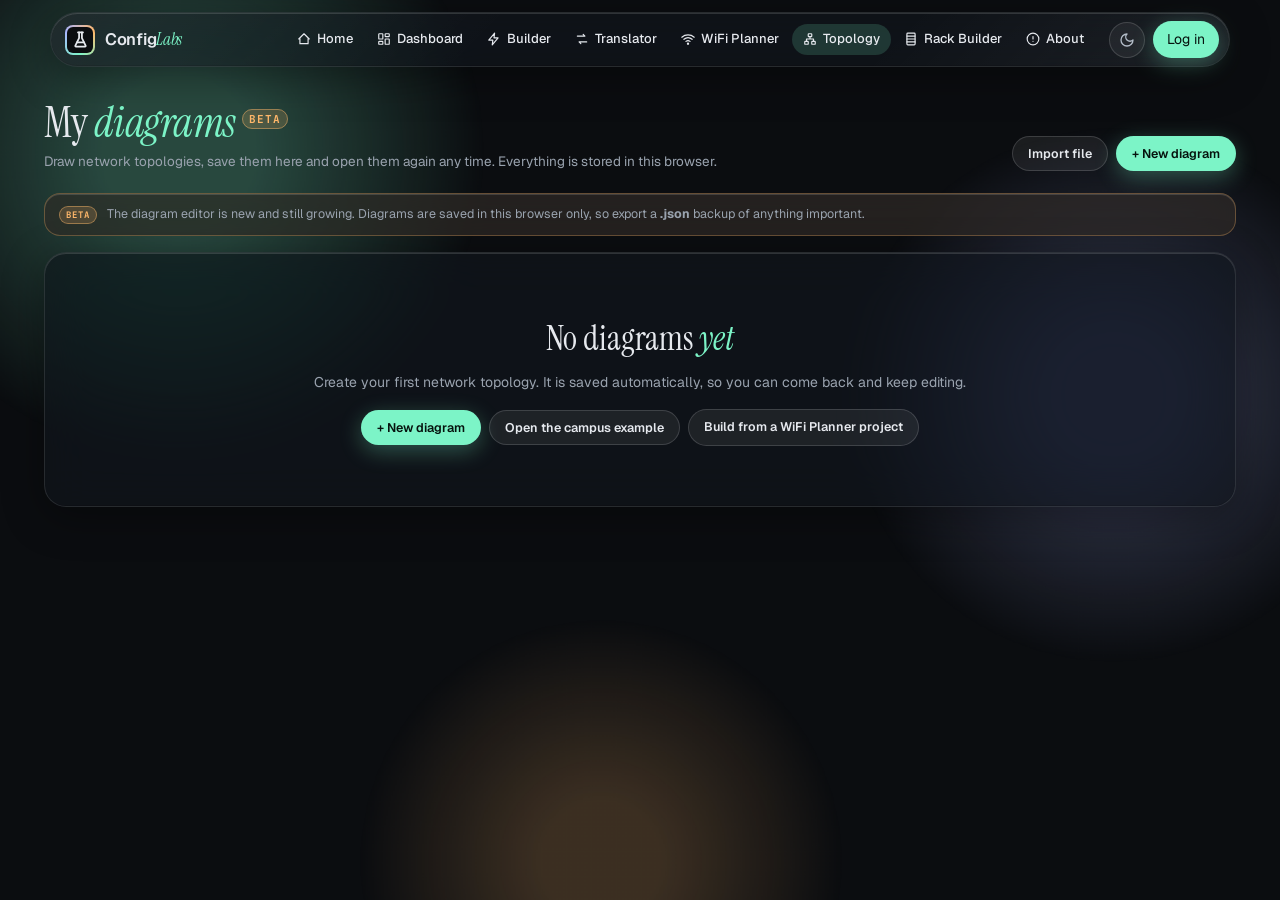
<file: topology.html>
<!DOCTYPE html>
<html lang="en">
<head>
<meta charset="UTF-8"/>
<meta name="viewport" content="width=device-width, initial-scale=1.0"/>
<title>My Network Diagrams — ConfigLabs</title>
<meta name="description" content="Create, save and reopen your own network topology diagrams. Drag routers, switches, firewalls and APs, connect them and export. Free, no login."/>
<meta name="author" content="ConfigLabs"/>
<meta property="og:title" content="My Network Diagrams — ConfigLabs"/>
<meta property="og:description" content="A free network topology editor: drag, connect, label and export. No account needed."/>
<meta property="og:type" content="website"/>
<link rel="canonical" href="https://configlabs.online/topology.html"/>
<meta property="og:url" content="https://configlabs.online/topology.html"/>

<meta name="theme-color" content="#0b0d10"/>
<link rel="icon" type="image/x-icon" href="/favicon.ico"/>
<link rel="icon" type="image/png" sizes="32x32" href="/favicon-32.png"/>
<link rel="icon" type="image/png" sizes="16x16" href="/favicon-16.png"/>
<link rel="apple-touch-icon" sizes="180x180" href="/apple-touch-icon.png"/>
<link rel="manifest" href="/site.webmanifest"/>
<meta property="og:image" content="https://configlabs.online/og-image.png"/>
<link rel="stylesheet" href="/site.css"/>
<script src="/site.js" defer></script>
<link rel="preconnect" href="https://fonts.googleapis.com">
<link rel="preconnect" href="https://fonts.gstatic.com" crossorigin>
<link href="https://fonts.googleapis.com/css2?family=JetBrains+Mono:wght@400;500;700&family=Instrument+Serif:ital@0;1&family=Geist:wght@300;400;500;600;700&display=swap" rel="stylesheet">
<style>
/* ===== Topology editor ===== */
:root{--bg:#0b0d10;--bg-2:#111418;--surface:#15191f;--surface-2:#1b2027;--surface-hover:#222831;--border:#232a34;--border-strong:#2e3744;--text:#e6e9ee;--text-dim:#9aa3af;--text-muted:#5b6472;--accent:#7cf4c7;--accent-2:#a8b5ff;--accent-3:#ffb86b;--danger:#ff6478;--success:#7cf4c7;--warning:#ffc857;--sans:'Geist',system-ui,sans-serif;--serif:'Instrument Serif',Georgia,serif;--mono:'JetBrains Mono',monospace;--ease:cubic-bezier(.22,1,.36,1)}
[data-theme="light"]{--bg:#f8f6f1;--bg-2:#fff;--surface:#fff;--surface-2:#f1ede3;--surface-hover:#ebe6d8;--border:#e4dfd0;--border-strong:#d0c9b5;--text:#1a1a1a;--text-dim:#5a5a5a;--text-muted:#8a8a8a;--accent:#0f766e;--accent-2:#4f46e5;--accent-3:#ea580c;--danger:#e11d48;--warning:#b7791f}
*{box-sizing:border-box;margin:0;padding:0}
html,body{height:100%;background:var(--bg);color:var(--text);font-family:var(--sans);font-size:14px;line-height:1.5;-webkit-font-smoothing:antialiased}
body{display:flex;flex-direction:column;overflow:hidden}
#app{flex:1;min-height:0;display:grid;grid-template-columns:292px 1fr 324px;position:relative}
.panel{background:var(--bg-2);border-right:1px solid var(--border);overflow-y:auto;overflow-x:hidden;display:flex;flex-direction:column;z-index:5}
#right.panel{border-right:none;border-left:1px solid var(--border)}
.panel::-webkit-scrollbar{width:8px}.panel::-webkit-scrollbar-thumb{background:var(--border-strong);border-radius:8px}
.sec{padding:16px 18px;border-bottom:1px solid var(--border)}
.sec h4{font-size:10.5px;font-family:var(--mono);letter-spacing:1.2px;text-transform:uppercase;color:var(--text-muted);margin-bottom:10px;font-weight:600;display:flex;justify-content:space-between;align-items:center}
.sec h4 small{font-size:10px;letter-spacing:0;text-transform:none;color:var(--text-muted);font-weight:400}
.lbl{font-size:11.5px;color:var(--text-dim);margin-bottom:4px;display:block}
select,input[type=text],input[type=number]{width:100%;padding:8px 10px;background:var(--bg);border:1px solid var(--border);border-radius:8px;color:var(--text);font-family:var(--mono);font-size:12px;outline:none;transition:all .15s var(--ease)}
select:focus,input:focus{border-color:var(--accent);box-shadow:0 0 0 3px color-mix(in srgb,var(--accent) 18%,transparent)}
.row{display:flex;gap:8px;align-items:center}
.row>*{flex:1;min-width:0}
.seg{display:flex;background:var(--bg);border:1px solid var(--border);border-radius:9px;padding:3px;gap:2px}
.seg button{flex:1;padding:6px 8px;border:none;background:none;color:var(--text-dim);font-size:12px;font-weight:500;border-radius:6px;cursor:pointer;font-family:var(--sans);transition:all .15s}
.seg button.on{background:color-mix(in srgb,var(--accent) 16%,var(--surface));color:var(--accent);box-shadow:0 0 0 1px color-mix(in srgb,var(--accent) 35%,transparent)}
.tgl{display:flex;align-items:center;justify-content:space-between;padding:6px 0;font-size:12.5px;color:var(--text-dim);cursor:pointer;user-select:none}
.tgl input{display:none}
.tgl i{width:32px;height:18px;border-radius:99px;background:var(--border-strong);position:relative;transition:background .2s;flex:none}
.tgl i::after{content:'';position:absolute;top:2px;left:2px;width:14px;height:14px;border-radius:50%;background:#fff;transition:transform .2s var(--ease)}
.tgl input:checked+i{background:var(--accent)}
.tgl input:checked+i::after{transform:translateX(14px)}
.btn{padding:8px 12px;border-radius:9px;border:1px solid var(--border-strong);background:var(--surface);color:var(--text);font-size:12.5px;font-weight:500;cursor:pointer;font-family:var(--sans);transition:all .15s;display:inline-flex;align-items:center;justify-content:center;gap:6px}
.btn:hover{background:var(--surface-hover);border-color:var(--accent)}
.btn.pri{background:linear-gradient(135deg,var(--accent),var(--accent-2));color:#0b0d10;border-color:transparent;font-weight:600}
.btn.sm{padding:5px 9px;font-size:11.5px}
.note{font-size:11px;color:var(--text-muted);line-height:1.55;margin-top:8px}
.pill{font-family:var(--mono);font-size:10px;padding:2px 7px;border-radius:99px;border:1px solid var(--border-strong);color:var(--text-dim);white-space:nowrap}
.pill.ok{color:var(--accent);border-color:color-mix(in srgb,var(--accent) 40%,transparent)}
.pill.warn{color:var(--warning);border-color:color-mix(in srgb,var(--warning) 45%,transparent)}
.pill.bad{color:var(--danger);border-color:color-mix(in srgb,var(--danger) 45%,transparent)}
.tools{position:absolute;top:14px;left:50%;transform:translateX(-50%);display:flex;gap:4px;background:color-mix(in srgb,var(--surface) 92%,transparent);backdrop-filter:blur(14px);border:1px solid var(--border-strong);border-radius:12px;padding:5px;box-shadow:0 12px 30px rgba(0,0,0,.28);z-index:6;max-width:calc(100% - 20px);flex-wrap:wrap;justify-content:center}
.tools button{background:none;border:none;color:var(--text-dim);min-width:34px;height:32px;padding:0 9px;border-radius:8px;cursor:pointer;font-size:12.5px;display:inline-flex;align-items:center;justify-content:center;gap:6px;font-family:var(--sans);font-weight:500;transition:all .15s}
.tools button:hover{background:var(--surface-hover);color:var(--text)}
.tools button.on{color:var(--accent);background:color-mix(in srgb,var(--accent) 12%,transparent)}
.tools .sep{width:1px;background:var(--border-strong);margin:5px 3px}
.tools .zl{font-family:var(--mono);font-size:11px;color:var(--text-muted);min-width:44px;text-align:center;align-self:center}
.menu{position:relative}
.menu .dd{position:absolute;top:38px;right:0;min-width:210px;background:var(--surface);border:1px solid var(--border-strong);border-radius:11px;box-shadow:0 18px 40px rgba(0,0,0,.35);padding:5px;display:none;z-index:9}
.menu.open .dd{display:block}
.dd button{width:100%;justify-content:flex-start;height:auto;padding:8px 10px;text-align:left;white-space:nowrap}
.dd small{display:block;font-size:10.5px;color:var(--text-muted);font-weight:400}
#mini{position:absolute;right:14px;bottom:14px;width:210px;height:140px;background:color-mix(in srgb,var(--surface) 92%,transparent);border:1px solid var(--border-strong);border-radius:12px;overflow:hidden;box-shadow:0 12px 30px rgba(0,0,0,.28);z-index:6;cursor:pointer}
#mini svg{width:100%;height:100%;display:block}
#hint{position:absolute;left:14px;bottom:14px;font-size:11px;color:var(--text-muted);font-family:var(--mono);background:color-mix(in srgb,var(--surface) 85%,transparent);padding:6px 10px;border-radius:8px;border:1px solid var(--border);z-index:6;pointer-events:none}
#toast{position:fixed;bottom:22px;left:50%;transform:translate(-50%,90px);background:var(--surface);border:1px solid var(--border-strong);padding:10px 16px;border-radius:999px;font-size:12.5px;z-index:99;transition:transform .3s var(--ease);box-shadow:0 14px 34px rgba(0,0,0,.4)}
#toast.show{transform:translate(-50%,0)}
#printbox{display:none}
body{display:block;overflow:auto;height:auto;min-height:100%}
.beta{font:700 9px var(--mono);letter-spacing:1px;padding:2px 6px;border-radius:99px;background:color-mix(in srgb,var(--accent-3) 18%,transparent);color:var(--accent-3);border:1px solid color-mix(in srgb,var(--accent-3) 45%,transparent);margin-left:6px;vertical-align:2px}
a.btn{text-decoration:none}
.bnote{display:flex;gap:10px;align-items:flex-start;font-size:12.5px;color:var(--text-dim);background:color-mix(in srgb,var(--accent-3) 8%,var(--surface));border:1px solid color-mix(in srgb,var(--accent-3) 30%,transparent);border-radius:10px;padding:9px 12px;margin-bottom:16px}
.wrap{max-width:1240px;margin:0 auto;padding:34px 24px 80px}
.hd{display:flex;align-items:flex-end;justify-content:space-between;gap:16px;flex-wrap:wrap;margin-bottom:22px}
.hd h1{font-family:var(--serif);font-weight:400;font-size:42px;letter-spacing:-.5px;line-height:1.05}
.hd h1 em{color:var(--accent)}
.hd p{color:var(--text-dim);margin-top:6px;font-size:13.5px}
.hd .acts{display:flex;gap:8px;flex-wrap:wrap}
.bar{display:flex;gap:10px;align-items:center;flex-wrap:wrap;margin-bottom:18px}
.bar input[type=text]{max-width:300px;flex:1;min-width:160px}
.bar select{width:auto}
.bar .sp{flex:1}
.seg{display:flex;background:var(--bg-2);border:1px solid var(--border);border-radius:9px;padding:3px;gap:2px}
.seg button{padding:6px 10px;border:none;background:none;color:var(--text-dim);font-size:12px;border-radius:6px;cursor:pointer;font-family:var(--sans)}
.seg button.on{background:color-mix(in srgb,var(--accent) 16%,var(--surface));color:var(--accent)}
.grid{display:grid;grid-template-columns:repeat(auto-fill,minmax(250px,1fr));gap:16px}
.dc{background:var(--surface);border:1px solid var(--border);border-radius:14px;overflow:hidden;cursor:pointer;position:relative;transition:all .2s var(--ease)}
.dc:hover{border-color:var(--accent);transform:translateY(-2px);box-shadow:0 14px 34px rgba(0,0,0,.25)}
.dc .th{aspect-ratio:16/10;background:var(--bg);background-image:radial-gradient(var(--border) 1px,transparent 1px);background-size:16px 16px;display:grid;place-items:center;border-bottom:1px solid var(--border);overflow:hidden}
.dc .th svg{width:100%;height:100%;display:block}
.dc .th .ph{color:var(--text-muted);font-size:12px;font-family:var(--mono)}
.dc .mt{padding:12px 14px 13px}
.dc .mt b{display:block;font-size:14px;font-weight:600;overflow:hidden;text-overflow:ellipsis;white-space:nowrap;padding-right:30px}
.dc .mt span{display:block;font-size:11.5px;color:var(--text-muted);font-family:var(--mono);margin-top:2px}
.dc .mt .ds{font-family:var(--sans);color:var(--text-dim);overflow:hidden;text-overflow:ellipsis;white-space:nowrap}
.dots{position:absolute;right:8px;bottom:10px;width:30px;height:30px;border-radius:8px;border:1px solid transparent;background:none;color:var(--text-dim);cursor:pointer;font-size:18px;line-height:1}
.dots:hover{background:var(--surface-hover);border-color:var(--border-strong);color:var(--text)}
.pop{position:fixed;z-index:80;min-width:170px;background:var(--surface);border:1px solid var(--border-strong);border-radius:11px;box-shadow:0 18px 40px rgba(0,0,0,.4);padding:5px;display:none}
.pop button{display:block;width:100%;text-align:left;padding:8px 10px;background:none;border:none;border-radius:7px;color:var(--text);font-size:12.5px;cursor:pointer;font-family:var(--sans)}
.pop button:hover{background:var(--surface-hover)}
.pop button.dng{color:var(--danger)}
.new{border:2px dashed var(--border-strong);background:none;display:flex;flex-direction:column;align-items:center;justify-content:center;gap:8px;min-height:230px;color:var(--text-dim);font-size:13px}
.new:hover{color:var(--accent);background:color-mix(in srgb,var(--accent) 5%,transparent)}
.new i{font-style:normal;font-size:34px;line-height:1;color:var(--accent)}
.list .grid{grid-template-columns:1fr;gap:8px}
.list .dc{display:flex;align-items:center}
.list .dc .th{width:120px;aspect-ratio:16/10;border-bottom:none;border-right:1px solid var(--border);flex:none}
.list .dc .mt{flex:1;min-width:0}
.list .dots{bottom:auto;top:50%;transform:translateY(-50%)}
.list .new{min-height:70px;flex-direction:row}
.empty{text-align:center;padding:60px 20px;color:var(--text-dim)}
.empty h2{font-family:var(--serif);font-weight:400;font-size:34px;color:var(--text);margin-bottom:8px}
.empty h2 em{color:var(--accent)}
.empty .row{justify-content:center;margin-top:16px;flex-wrap:wrap}
.empty .row>*{flex:none}
.foot{margin-top:26px;font-size:11.5px;color:var(--text-muted);font-family:var(--mono)}
.ov{position:fixed;inset:0;background:rgba(0,0,0,.55);backdrop-filter:blur(4px);z-index:90;display:none;align-items:center;justify-content:center;padding:20px}
.ov.on{display:flex}
.md{background:var(--surface);border:1px solid var(--border-strong);border-radius:16px;width:min(460px,100%);padding:22px;box-shadow:0 30px 80px rgba(0,0,0,.5)}
.md h3{font-size:18px;margin-bottom:14px;font-weight:600}
.md .fld{margin-bottom:12px}
.md label.l{font-size:11.5px;color:var(--text-dim);display:block;margin-bottom:4px}
.md .ft{display:flex;gap:8px;justify-content:flex-end;margin-top:16px}
.tpl{display:grid;grid-template-columns:1fr 1fr;gap:8px}
.tpl div{padding:10px 12px;border:1px solid var(--border);border-radius:10px;cursor:pointer;font-size:12.5px;background:var(--bg)}
.tpl div b{display:block;font-size:13px;margin-bottom:2px}
.tpl div span{color:var(--text-muted);font-size:11.5px}
.tpl div.on{border-color:var(--accent);background:color-mix(in srgb,var(--accent) 8%,var(--bg))}
.drop{position:fixed;inset:0;z-index:95;background:color-mix(in srgb,var(--accent) 12%,rgba(0,0,0,.6));display:none;align-items:center;justify-content:center;font-size:22px;font-family:var(--serif);color:var(--text);pointer-events:none;border:3px dashed var(--accent)}
.drop.on{display:flex}
@media (max-width:640px){.wrap{padding:22px 16px 60px}.hd h1{font-size:32px}.grid{grid-template-columns:1fr 1fr;gap:10px}}
/* ===== liquid glass (tokens from /site.css) ===== */
.wrap{position:relative;z-index:1}
.btn{border-radius:999px;padding:8px 15px;white-space:nowrap;background:color-mix(in srgb,var(--text) 7%,transparent);border:1px solid var(--cl-line-2);color:var(--text);font-weight:600}
.btn:hover{background:color-mix(in srgb,var(--text) 12%,transparent);border-color:var(--cl-line-2)}
.btn.pri{background:var(--cl-accent);color:var(--cl-on-accent);border-color:transparent;box-shadow:0 6px 22px color-mix(in srgb,var(--cl-accent) 30%,transparent)}
.btn.pri:hover{background:var(--cl-accent);filter:brightness(1.06)}
.btn.sm{padding:6px 12px;font-size:11.5px}
.seg{background:var(--cl-item);border:1px solid var(--cl-item-line);border-radius:999px}
.seg button{border-radius:999px}
#toast{background:var(--cl-glass-strong);border:1px solid var(--cl-line);-webkit-backdrop-filter:blur(22px) saturate(170%);backdrop-filter:blur(22px) saturate(170%);box-shadow:inset 0 1px 0 var(--cl-rim),var(--cl-shadow)}
.md{background:var(--cl-glass-strong);border:1px solid var(--cl-line);border-radius:22px;-webkit-backdrop-filter:blur(22px) saturate(170%);backdrop-filter:blur(22px) saturate(170%);box-shadow:inset 0 1px 0 var(--cl-rim),inset 0 -1px 0 rgba(0,0,0,.12),0 30px 80px rgba(0,0,0,.45)}
.bar input[type=text],.bar select{border-radius:999px;padding:8px 14px}
.bnote{background:color-mix(in srgb,var(--accent-3) 9%,var(--cl-glass));border:1px solid color-mix(in srgb,var(--accent-3) 30%,transparent);border-radius:16px;padding:11px 14px;-webkit-backdrop-filter:blur(14px) saturate(150%);backdrop-filter:blur(14px) saturate(150%);box-shadow:inset 0 1px 0 var(--cl-rim)}
.dc{background:var(--cl-item);border:1px solid var(--cl-item-line);border-radius:18px;box-shadow:inset 0 1px 0 var(--cl-sheen)}
.dc:hover{border-color:color-mix(in srgb,var(--accent) 60%,transparent);box-shadow:inset 0 1px 0 var(--cl-sheen),var(--cl-shadow)}
.dc .th{border-bottom-color:var(--cl-item-line)}
.list .dc .th{border-right-color:var(--cl-item-line)}
.dc.new{background:none;border:2px dashed var(--cl-line-2);box-shadow:none}
.dc.new:hover{background:color-mix(in srgb,var(--accent) 6%,transparent);border-color:color-mix(in srgb,var(--accent) 55%,transparent)}
.dots{border-radius:999px}
.dots:hover{background:color-mix(in srgb,var(--text) 10%,transparent);border-color:var(--cl-line-2)}
.pop{background:var(--cl-glass-strong);border:1px solid var(--cl-line);border-radius:16px;-webkit-backdrop-filter:blur(22px) saturate(170%);backdrop-filter:blur(22px) saturate(170%);box-shadow:inset 0 1px 0 var(--cl-rim),0 18px 44px rgba(0,0,0,.35)}
.pop button{border-radius:10px}
.pop button:hover{background:color-mix(in srgb,var(--text) 9%,transparent)}
.tpl div{background:var(--cl-item);border-color:var(--cl-item-line);border-radius:14px}
.tpl div.on{background:color-mix(in srgb,var(--accent) 10%,transparent);border-color:var(--accent)}
.empty{border-radius:22px;background:var(--cl-glass);border:1px solid var(--cl-line);-webkit-backdrop-filter:blur(22px) saturate(170%);backdrop-filter:blur(22px) saturate(170%);box-shadow:inset 0 1px 0 var(--cl-rim),inset 0 -1px 0 rgba(0,0,0,.12),var(--cl-shadow)}
</style>
</head>
<body data-theme="dark">
<div class="cl-orbs" aria-hidden="true"><i></i><i></i><i></i></div>
<div id="cl-nav"></div>
<main class="wrap" id="main">
  <div class="hd">
    <div><h1>My <em>diagrams</em><span class="beta" style="font-size:11px;vertical-align:14px">BETA</span></h1><p>Draw network topologies, save them here and open them again any time. Everything is stored in this browser.</p></div>
    <div class="acts"><button class="btn" id="b-imp">Import file</button><button class="btn pri" id="b-new">+ New diagram</button></div>
  </div>
  <div class="bnote"><span class="beta" style="margin:1px 0 0">BETA</span><span>The diagram editor is new and still growing. Diagrams are saved in this browser only, so export a <b>.json</b> backup of anything important.</span></div>
  <div class="bar" id="bar">
    <input type="text" id="q" placeholder="Search diagrams" autocomplete="off">
    <select id="sort"><option value="upd">Last edited</option><option value="name">Name A to Z</option><option value="cre">Newest created</option></select>
    <div class="sp"></div>
    <div class="seg" id="vw"><button data-v="grid" class="on">Grid</button><button data-v="list">List</button></div>
  </div>
  <div id="area"></div>
  <div class="foot" id="foot"></div>
  <input type="file" id="file" accept=".json,application/json" multiple style="display:none">
</main>
<div class="pop" id="pop"></div>
<div class="ov" id="ov"><div class="md" id="md"></div></div>
<div class="drop" id="drop">Drop a diagram file to import it</div>
<div id="toast"></div>
<script>
/* Sample diagram used by the Topology pages */
const TG_TYPES_OK = 1;
function exampleDoc() {
  const D = (id, t, x, y, label, o) => Object.assign({ id, k: 'dev', t, x, y, label, vendor: '', model: '', ip: '', note: '', s: 1, c: '' }, o || {});
  const L = (a, b, type, la, lb, label) => ({ id: 'l_' + a + b, a, b, type, route: 'orth', la: la || '', lb: lb || '', label: label || '', c: '', wd: 0 });
  return { name: 'Campus example', items: [
    { id: 'z1', k: 'box', x: 60, y: 520, w: 380, h: 300, label: 'Floor 1 · VLAN 10 Office', c: '#7cf4c7' }, { id: 'z2', k: 'box', x: 480, y: 520, w: 380, h: 300, label: 'Floor 2 · VLAN 20 Staff', c: '#a8b5ff' }, { id: 'z3', k: 'box', x: 900, y: 520, w: 260, h: 300, label: 'Server room · VLAN 99', c: '#ffb86b' },
    D('isp', 'cloud', 580, 60, 'Internet'), D('fw', 'fw', 580, 190, 'FW-01', { vendor: 'H3C', model: 'F1000' }), D('core', 'l3sw', 580, 340, 'CORE-01', { vendor: 'H3C', model: 'S6520X', ip: '10.0.0.1/24' }),
    D('a1', 'l2sw', 250, 600, 'SW-F1', { vendor: 'H3C', model: 'S5130S-28S' }), D('a2', 'l2sw', 670, 600, 'SW-F2', { vendor: 'H3C', model: 'S5130S-28S' }), D('srv', 'server', 1030, 600, 'SRV-01'),
    D('ap1', 'ap', 130, 750, 'AP-01', { s: .85 }), D('ap2', 'ap', 250, 750, 'AP-02', { s: .85 }), D('pc1', 'pc', 370, 750, 'PC-01', { s: .85 }),
    D('ap3', 'ap', 550, 750, 'AP-03', { s: .85 }), D('ap4', 'ap', 670, 750, 'AP-04', { s: .85 }), D('prn', 'printer', 790, 750, 'PRN-01', { s: .85 }), D('nas', 'nas', 1030, 750, 'NAS-01', { s: .85 })
  ], links: [L('isp', 'fw', 'wan', 'Handoff', 'GE0/0', '1G'), L('fw', 'core', 'fiber', 'XGE0/1', 'XGE1/0/1', '10G'), L('core', 'a1', 'trunk', 'XGE1/0/2', 'XGE1/0/25', '10G · VLAN 10'), L('core', 'a2', 'trunk', 'XGE1/0/3', 'XGE1/0/25', '10G · VLAN 20'), L('core', 'srv', 'fiber', 'XGE1/0/4', 'eth0', '10G'),
    L('a1', 'ap1', 'copper', 'GE1/0/1'), L('a1', 'ap2', 'copper', 'GE1/0/2'), L('a1', 'pc1', 'copper', 'GE1/0/3'), L('a2', 'ap3', 'copper', 'GE1/0/1'), L('a2', 'ap4', 'copper', 'GE1/0/2'), L('a2', 'prn', 'copper', 'GE1/0/3'), L('srv', 'nas', 'copper', 'eth1', 'eth0')] };
}


'use strict';
const $ = id => document.getElementById(id);
const esc = s => String(s == null ? '' : s).replace(/[&<>"]/g, c => ({ '&': '&amp;', '<': '&lt;', '>': '&gt;', '"': '&quot;' }[c]));
const ls = { get(k) { try { return localStorage.getItem(k); } catch (e) { return null; } }, set(k, v) { try { localStorage.setItem(k, v); return true; } catch (e) { return false; } }, del(k) { try { localStorage.removeItem(k); } catch (e) {} } };
let _tt; function toast(m) { const t = $('toast'); t.textContent = m; t.classList.add('show'); clearTimeout(_tt); _tt = setTimeout(() => t.classList.remove('show'), 2600); }
let _u = 0; const uid = () => 'd' + Date.now().toString(36) + (++_u).toString(36) + Math.floor(Math.random() * 1296).toString(36);
const idx = () => { try { const a = JSON.parse(ls.get('cl_tg_idx') || '[]'); return Array.isArray(a) ? a : []; } catch (e) { return []; } };
const saveIdx = a => ls.set('cl_tg_idx', JSON.stringify(a));
const P = { q: '', sort: 'upd', view: ls.get('cl_tg_view') || 'grid' };
function ago(t) {
  if (!t) return 'never'; const s = Math.max(0, (Date.now() - t) / 1000);
  if (s < 60) return 'just now'; if (s < 3600) return Math.floor(s / 60) + ' min ago'; if (s < 86400) return Math.floor(s / 3600) + ' h ago';
  if (s < 86400 * 7) return Math.floor(s / 86400) + ' d ago'; return new Date(t).toLocaleDateString(undefined, { day: 'numeric', month: 'short', year: 'numeric' });
}
function render() {
  document.body.classList.toggle('list', P.view === 'list');
  document.querySelectorAll('#vw button').forEach(b => b.classList.toggle('on', b.dataset.v === P.view));
  let a = idx(); const all = a.length, q = P.q.trim().toLowerCase();
  if (q) a = a.filter(x => (x.name || '').toLowerCase().includes(q) || (x.desc || '').toLowerCase().includes(q));
  a.sort((p, r) => P.sort === 'name' ? (p.name || '').localeCompare(r.name || '') : P.sort === 'cre' ? (r.created || 0) - (p.created || 0) : (r.updated || 0) - (p.updated || 0));
  $('bar').style.display = all ? '' : 'none';
  if (!all) {
    $('area').innerHTML = '<div class="empty"><h2>No diagrams <em>yet</em></h2><p>Create your first network topology. It is saved automatically, so you can come back and keep editing.</p><div class="row"><button class="btn pri" id="e-new">+ New diagram</button><button class="btn" id="e-ex">Open the campus example</button><a class="btn" href="/topology-auto.html">Build from a WiFi Planner project</a></div></div>';
    $('e-new').onclick = () => newDlg(); $('e-ex').onclick = () => create({ name: 'Campus example', tpl: 'example' });
  } else {
    $('area').innerHTML = '<div class="grid"><button class="dc new" id="g-new"><i>+</i>New diagram</button>' + a.map(x => { let th = ls.get('cl_tg_t_' + x.id); if (th && (!/^\s*<svg/i.test(th) || /<script|<foreignObject|<iframe|<image|\son\w+\s*=|javascript:/i.test(th))) th = ''; return `<div class="dc" data-id="${esc(x.id)}"><div class="th">${th || '<span class="ph">no preview yet</span>'}</div><div class="mt"><b>${esc(x.name || 'Untitled')}</b>${x.desc ? `<span class="ds">${esc(x.desc)}</span>` : ''}<span>${x.n || 0} devices · ${x.l || 0} links</span><span>Edited ${ago(x.updated)}</span></div><button class="dots" data-m="${esc(x.id)}" title="More">⋯</button></div>`; }).join('') + '</div>' + (q && !a.length ? '<div class="empty"><p>No diagram matches your search.</p></div>' : '');
    $('g-new').onclick = () => newDlg();
  }
  $('foot').textContent = all ? all + ' diagram' + (all === 1 ? '' : 's') + ' · saved in this browser only. Export a file to back one up.' : '';
}
function open(id) { location.href = '/topology-editor.html?d=' + encodeURIComponent(id); }
function put(doc) {
  const id = uid(), now = Date.now(); doc.id = id;
  const ok = ls.set('cl_tg_d_' + id, JSON.stringify({ id, name: doc.name, items: doc.items || [], links: doc.links || [] }));
  if (!ok) { toast('Browser storage is full or blocked, could not save'); return null; }
  const a = idx(); a.unshift({ id, name: doc.name, desc: doc.desc || '', created: now, updated: now, n: (doc.items || []).filter(i => i.k === 'dev').length, l: (doc.links || []).length }); saveIdx(a); return id;
}
function create(o) {
  const ex = o.tpl === 'example' ? exampleDoc() : null;
  const id = put({ name: ((o.name || '').trim() === 'Untitled diagram' && ex ? '' : (o.name || '').trim()) || (ex ? ex.name : 'Untitled diagram'), desc: o.desc || '', items: ex ? ex.items : [], links: ex ? ex.links : [] });
  if (id) open(id);
}
/* modal helpers */
function modal(html, onReady) { $('md').innerHTML = html; $('ov').classList.add('on'); if (onReady) onReady(); }
function closeM() { $('ov').classList.remove('on'); }
$('ov').addEventListener('pointerdown', e => { if (e.target === $('ov')) closeM(); });
document.addEventListener('keydown', e => { if (e.key === 'Escape') { closeM(); hidePop(); } });
function newDlg() {
  let tpl = 'blank';
  modal(`<h3>New diagram</h3><div class="fld"><label class="l">Name</label><input type="text" id="n-name" value="Untitled diagram" maxlength="80"></div><div class="fld"><label class="l">Client or note (optional)</label><input type="text" id="n-desc" maxlength="120" placeholder="e.g. Gedung Rektorat, phase 1"></div><div class="fld"><label class="l">Start from</label><div class="tpl" id="n-tpl"><div data-t="blank" class="on"><b>Blank canvas</b><span>Draw everything yourself</span></div><div data-t="example"><b>Campus example</b><span>Firewall, core, 2 floors, APs</span></div></div></div><div class="note" style="font-size:11.5px;color:var(--text-muted)">Want it generated from APs? Use <a href="/topology-auto.html" style="color:var(--accent)">the WiFi Planner view</a>, then Edit as diagram.</div><div class="ft"><button class="btn" id="n-cancel">Cancel</button><button class="btn pri" id="n-ok">Create and open</button></div>`, () => {
    const nm = $('n-name'); nm.focus(); nm.select();
    $('n-tpl').onclick = e => { const d = e.target.closest('[data-t]'); if (!d) return; tpl = d.dataset.t; document.querySelectorAll('#n-tpl [data-t]').forEach(x => x.classList.toggle('on', x === d)); };
    $('n-cancel').onclick = closeM; const go = () => create({ name: nm.value, desc: $('n-desc').value.trim(), tpl }); $('n-ok').onclick = go;
    ['n-name', 'n-desc'].forEach(i => $(i).addEventListener('keydown', e => { if (e.key === 'Enter') go(); }));
  });
}
function renameDlg(id) {
  const e = idx().find(x => x.id === id); if (!e) return;
  modal(`<h3>Rename diagram</h3><div class="fld"><label class="l">Name</label><input type="text" id="r-name" value="${esc(e.name)}" maxlength="80"></div><div class="fld"><label class="l">Client or note</label><input type="text" id="r-desc" value="${esc(e.desc || '')}" maxlength="120"></div><div class="ft"><button class="btn" id="r-cancel">Cancel</button><button class="btn pri" id="r-ok">Save</button></div>`, () => {
    $('r-name').focus(); $('r-name').select(); $('r-cancel').onclick = closeM;
    const go = () => { const a = idx(), x = a.find(y => y.id === id); if (!x) return; x.name = $('r-name').value.trim() || 'Untitled diagram'; x.desc = $('r-desc').value.trim(); x.updated = Date.now(); saveIdx(a);
      try { const d = JSON.parse(ls.get('cl_tg_d_' + id)); d.name = x.name; ls.set('cl_tg_d_' + id, JSON.stringify(d)); } catch (er) {} closeM(); render(); };
    $('r-ok').onclick = go; ['r-name', 'r-desc'].forEach(i => $(i).addEventListener('keydown', ev => { if (ev.key === 'Enter') go(); }));
  });
}
function delDlg(id) {
  const e = idx().find(x => x.id === id); if (!e) return;
  modal(`<h3>Delete this diagram?</h3><p style="color:var(--text-dim);font-size:13.5px">“${esc(e.name)}” will be removed from this browser. This cannot be undone, so export a file first if you might need it.</p><div class="ft"><button class="btn" id="x-cancel">Cancel</button><button class="btn" id="x-exp">Export first</button><button class="btn" id="x-ok" style="background:var(--danger);border-color:var(--danger);color:#fff">Delete</button></div>`, () => {
    $('x-cancel').onclick = closeM; $('x-exp').onclick = () => exportDoc(id);
    $('x-ok').onclick = () => { saveIdx(idx().filter(x => x.id !== id)); ls.del('cl_tg_d_' + id); ls.del('cl_tg_t_' + id); closeM(); render(); toast('Deleted'); };
  });
}
function dup(id) {
  let d = null; try { d = JSON.parse(ls.get('cl_tg_d_' + id)); } catch (e) {} const x = idx().find(y => y.id === id); if (!d || !x) return;
  const nid = put({ name: (x.name || 'Diagram') + ' (copy)', desc: x.desc, items: d.items, links: d.links }); if (nid) { const t = ls.get('cl_tg_t_' + id); if (t) ls.set('cl_tg_t_' + nid, t); render(); toast('Duplicated'); }
}
function exportDoc(id) {
  let d = null; try { d = JSON.parse(ls.get('cl_tg_d_' + id)); } catch (e) {} if (!d) return toast('Could not read that diagram');
  const a = document.createElement('a'); a.href = URL.createObjectURL(new Blob([JSON.stringify({ app: 'configlabs-topology', v: 1, name: d.name, items: d.items, links: d.links }, null, 1)], { type: 'application/json' }));
  a.download = (d.name || 'diagram').replace(/[^\w\-]+/g, '_').slice(0, 50) + '.json'; document.body.appendChild(a); a.click(); setTimeout(() => { URL.revokeObjectURL(a.href); a.remove(); }, 800); toast('Diagram file saved');
}
const CLR=c=>{c=String(c||'').trim();return /^(#[0-9a-fA-F]{3,8}|var\(--[\w-]+\)|rgba?\([\d\s.,%]+\)|[a-zA-Z]{3,20})$/.test(c)?c:''};
const safeArr=a=>(Array.isArray(a)?a:[]).filter(x=>x&&typeof x==='object').slice(0,2000).map(x=>{x=Object.assign({},x);if('c' in x)x.c=CLR(x.c);return x});
function importFiles(files) {
  let n = 0, bad = 0, left = files.length; if (!left) return;
  [...files].forEach(f => { const r = new FileReader(); r.onload = () => { try { const o = JSON.parse(r.result); if (!o || !Array.isArray(o.items)) throw 0; if (put({ name: String(o.name || f.name.replace(/\.json$/i, '') || 'Imported').slice(0, 80), items: safeArr(o.items), links: safeArr(o.links) })) n++; } catch (e) { bad++; } if (!--left) { render(); toast(n ? 'Imported ' + n + ' diagram' + (n > 1 ? 's' : '') + (bad ? ', ' + bad + ' skipped' : '') : 'That is not a ConfigLabs diagram file'); } }; r.readAsText(f); });
}
/* context menu */
function hidePop() { $('pop').style.display = 'none'; }
function showPop(id, btn) {
  const p = $('pop'); p.innerHTML = `<button data-a="open">Open</button><button data-a="ren">Rename</button><button data-a="dup">Duplicate</button><button data-a="img">Export image / PDF…</button><button data-a="exp">Export file (.json)</button><button data-a="del" class="dng">Delete</button>`; p.dataset.id = id; p.style.display = 'block';
  const r = btn.getBoundingClientRect(); p.style.left = Math.min(innerWidth - 190, Math.max(8, r.right - 175)) + 'px'; p.style.top = Math.min(innerHeight - 190, r.bottom + 4) + 'px';
}
$('pop').addEventListener('click', e => { const b = e.target.closest('[data-a]'); if (!b) return; const id = $('pop').dataset.id; hidePop(); ({ open: () => open(id), ren: () => renameDlg(id), dup: () => dup(id), exp: () => exportDoc(id), img: () => { location.href = '/topology-editor.html?d=' + encodeURIComponent(id) + '&export=1'; }, del: () => delDlg(id) })[b.dataset.a](); });
document.addEventListener('pointerdown', e => { if (!e.target.closest('#pop') && !e.target.closest('.dots')) hidePop(); });
$('area').addEventListener('click', e => { const m = e.target.closest('[data-m]'); if (m) { e.stopPropagation(); showPop(m.dataset.m, m); return; } const c = e.target.closest('.dc[data-id]'); if (c) open(c.dataset.id); });
addEventListener('scroll', hidePop, true);
/* toolbar */
$('b-new').onclick = () => newDlg(); $('b-imp').onclick = () => $('file').click();
$('file').onchange = e => { importFiles(e.target.files); e.target.value = ''; };
$('q').addEventListener('input', e => { P.q = e.target.value; render(); });
$('sort').addEventListener('change', e => { P.sort = e.target.value; render(); });
$('vw').addEventListener('click', e => { const b = e.target.closest('button'); if (b) { P.view = b.dataset.v; ls.set('cl_tg_view', P.view); render(); } });
let dc = 0; addEventListener('dragenter', e => { if (e.dataTransfer && [...e.dataTransfer.types].includes('Files')) { dc++; $('drop').classList.add('on'); } });
addEventListener('dragleave', () => { if (--dc <= 0) { dc = 0; $('drop').classList.remove('on'); } });
addEventListener('dragover', e => e.preventDefault());
addEventListener('drop', e => { e.preventDefault(); dc = 0; $('drop').classList.remove('on'); if (e.dataTransfer.files.length) importFiles(e.dataTransfer.files); });
function setTheme(t) { document.body.dataset.theme = document.documentElement.dataset.theme = t; const tb = $('theme-btn'); if (tb) tb.textContent = t === 'dark' ? '🌙' : '☀️'; ls.set('clab_theme', t); }
function toggleTheme() { setTheme(document.body.dataset.theme === 'dark' ? 'light' : 'dark'); }
setTheme(ls.get('clab_theme') || 'dark'); $('sort').value = P.sort; render();
</script>
</body>
</html>
</file>
<file: site.css>
/* ConfigLabs shared design layer: liquid-glass tokens, background orbs, glass surfaces and the one top nav
   that site.js renders into <div id="cl-nav"></div> on every page. Everything is prefixed cl- so it never
   collides with a page's own classes. Pages set data-theme="light" on <html> and/or <body>. */
:root{
  --cl-sans:'Geist',system-ui,-apple-system,'Segoe UI',sans-serif;--cl-serif:'Instrument Serif',Georgia,serif;--cl-mono:'JetBrains Mono',ui-monospace,monospace;
  --cl-ease:cubic-bezier(.22,1,.36,1);
  --cl-bg:#0b0d10;--cl-text:#e6e9ee;--cl-text-dim:#b3bcc8;--cl-text-muted:#9ca5b3;
  --cl-accent:#7cf4c7;--cl-accent-2:#a8b5ff;--cl-accent-3:#ffb86b;--cl-danger:#ff8a9a;--cl-on-accent:#06130e;
  --cl-glass:rgba(18,22,28,.66);--cl-glass-strong:rgba(14,17,22,.8);--cl-glass-solid:#13171d;
  --cl-line:rgba(255,255,255,.10);--cl-line-2:rgba(255,255,255,.15);--cl-rim:rgba(255,255,255,.14);--cl-sheen:rgba(255,255,255,.06);
  --cl-shadow:0 10px 40px rgba(0,0,0,.35);
  --cl-item:rgba(230,233,238,.04);--cl-item-line:rgba(255,255,255,.08);
  --cl-solid:#13171d;--cl-solid-line:#262d38;
  --cl-orb-a:rgba(124,244,199,.26);--cl-orb-b:rgba(168,181,255,.24);--cl-orb-c:rgba(255,184,107,.2);
  --cl-nav-h:66px;   /* height the nav slot takes at the top of the page (12px gap + 54px bar) */
}
[data-theme="light"]{
  --cl-bg:#f8f6f1;--cl-text:#1a1a1a;--cl-text-dim:#4a4d53;--cl-text-muted:#5a5e66;
  --cl-accent:#0f766e;--cl-accent-2:#4f46e5;--cl-accent-3:#ea580c;--cl-danger:#c81e3a;--cl-on-accent:#fff;
  --cl-glass:rgba(255,255,255,.62);--cl-glass-strong:rgba(255,255,255,.82);--cl-glass-solid:#fff;
  --cl-line:rgba(255,255,255,.75);--cl-line-2:rgba(26,26,26,.14);--cl-rim:rgba(255,255,255,.95);--cl-sheen:rgba(255,255,255,.4);
  --cl-shadow:0 10px 36px rgba(60,50,20,.12),0 1px 0 rgba(0,0,0,.04);
  --cl-item:rgba(255,255,255,.55);--cl-item-line:rgba(26,26,26,.08);
  --cl-solid:#fff;--cl-solid-line:#e4dfd0;
  --cl-orb-a:rgba(15,118,110,.2);--cl-orb-b:rgba(79,70,229,.16);--cl-orb-c:rgba(234,88,12,.14);
}

/* colour behind the glass: soft gradients (no blur filter, cheap to move). Put <div class="cl-orbs" aria-hidden="true"><i></i><i></i><i></i></div> first in <body>. */
.cl-orbs{position:fixed;inset:0;z-index:0;pointer-events:none;overflow:hidden}
.cl-orbs i{position:absolute;border-radius:50%;will-change:transform;animation:cl-drift 26s ease-in-out infinite alternate}
.cl-orbs i:nth-child(1){width:48vw;height:48vw;min-width:320px;min-height:320px;max-width:680px;max-height:680px;left:-10vw;top:-12vw;background:radial-gradient(closest-side,var(--cl-orb-a) 25%,transparent)}
.cl-orbs i:nth-child(2){width:42vw;height:42vw;min-width:280px;min-height:280px;max-width:600px;max-height:600px;right:-8vw;top:14vh;background:radial-gradient(closest-side,var(--cl-orb-b) 25%,transparent);animation-duration:32s;animation-direction:alternate-reverse}
.cl-orbs i:nth-child(3){width:38vw;height:38vw;min-width:260px;min-height:260px;max-width:540px;max-height:540px;left:28vw;bottom:-16vw;background:radial-gradient(closest-side,var(--cl-orb-c) 25%,transparent);animation-duration:38s}
@keyframes cl-drift{to{transform:translate3d(6vw,4vh,0) scale(1.12)}}

/* liquid glass surfaces: .cl-glass for hero panels and cards, .cl-glass-soft for smaller ones,
   .cl-item for repeated items (no blur, so long lists stay fast) */
.cl-glass,.cl-glass-soft{background:var(--cl-glass);border:1px solid var(--cl-line);-webkit-backdrop-filter:blur(22px) saturate(170%);backdrop-filter:blur(22px) saturate(170%);box-shadow:inset 0 1px 0 var(--cl-rim),inset 0 -1px 0 rgba(0,0,0,.12),var(--cl-shadow)}
.cl-glass-soft{-webkit-backdrop-filter:blur(14px) saturate(150%);backdrop-filter:blur(14px) saturate(150%)}
.cl-item{background:var(--cl-item);border:1px solid var(--cl-item-line)}
@supports not ((backdrop-filter:blur(1px)) or (-webkit-backdrop-filter:blur(1px))){.cl-glass,.cl-glass-soft{background:var(--cl-glass-solid)}}

/* ---------- the shared top nav ---------- */
#cl-nav{position:sticky;top:0;z-index:1000;min-height:var(--cl-nav-h);padding:12px 20px 0;pointer-events:none;font-family:var(--cl-sans)}
#cl-nav *{box-sizing:border-box}
#cl-nav .cl-top{pointer-events:auto;position:relative;max-width:1180px;margin:0 auto;display:flex;align-items:center;gap:12px;min-height:54px;padding:8px 10px 8px 14px;border-radius:999px;color:var(--cl-text);
  background:var(--cl-glass);border:1px solid var(--cl-line);-webkit-backdrop-filter:blur(22px) saturate(170%);backdrop-filter:blur(22px) saturate(170%);box-shadow:inset 0 1px 0 var(--cl-rim),inset 0 -1px 0 rgba(0,0,0,.12),var(--cl-shadow)}
#cl-nav .cl-top::before{content:'';position:absolute;inset:0;border-radius:inherit;pointer-events:none;background:linear-gradient(135deg,var(--cl-sheen),transparent 38%,transparent 70%,var(--cl-sheen))}
#cl-nav .cl-top>*{position:relative}
#cl-nav a{color:inherit;text-decoration:none}
#cl-nav button{font:inherit;color:inherit;background:none;border:0;cursor:pointer;margin:0}
#cl-nav :focus-visible{outline:2px solid var(--cl-accent);outline-offset:2px}
#cl-nav em{font-family:var(--cl-serif);font-style:italic;font-weight:400;color:var(--cl-accent)}
.cl-brand{display:flex;align-items:center;gap:10px;font-weight:600;font-size:16.5px;letter-spacing:-.3px;flex-shrink:0;border-radius:10px;white-space:nowrap;line-height:1}
.cl-logo{width:30px;height:30px;border-radius:8px;background:conic-gradient(from 180deg,var(--cl-accent),var(--cl-accent-2),var(--cl-accent-3),var(--cl-accent));display:grid;place-items:center;position:relative}
.cl-logo::after{content:'';position:absolute;inset:2px;border-radius:6px;background:var(--cl-bg)}
.cl-logo svg{position:relative;z-index:1;width:17px;height:17px;color:var(--cl-text)}
.cl-links{display:flex;gap:2px;margin-left:auto;min-width:0;padding:2px}
.cl-link{display:inline-flex;align-items:center;gap:6px;padding:7px 11px;border-radius:999px;font-size:13px;font-weight:500;line-height:1.3;color:var(--cl-text-dim);white-space:nowrap;transition:background .2s,color .2s}
.cl-link svg{flex-shrink:0}
.cl-link:hover{color:var(--cl-text);background:color-mix(in srgb,var(--cl-text) 8%,transparent)}
.cl-link.on{color:var(--cl-text);background:color-mix(in srgb,var(--cl-accent) 16%,transparent)}
#cl-nav .cl-link:focus-visible{outline-offset:-2px}
.cl-actions{display:flex;align-items:center;gap:8px;flex-shrink:0}
.cl-ibtn{width:36px;height:36px;border-radius:50%;border:1px solid var(--cl-line-2)!important;background:color-mix(in srgb,var(--cl-text) 6%,transparent)!important;color:var(--cl-text-dim)!important;display:grid;place-items:center;padding:0;transition:color .2s,background .2s}
.cl-ibtn:hover{color:var(--cl-text)!important;background:color-mix(in srgb,var(--cl-text) 12%,transparent)!important}
.cl-i-sun,[data-theme="light"] .cl-i-moon{display:none}
[data-theme="light"] .cl-i-sun{display:block}
.cl-acct{position:relative;display:flex}
.cl-login{display:inline-flex;align-items:center;padding:8px 14px;border-radius:999px;font-size:13px;font-weight:600;line-height:1.2;white-space:nowrap;background:var(--cl-accent)!important;color:var(--cl-on-accent)!important;box-shadow:0 6px 22px color-mix(in srgb,var(--cl-accent) 30%,transparent)}
.cl-login:hover{filter:brightness(1.06)}
.cl-av{position:relative;width:36px;height:36px;border-radius:50%;overflow:hidden;flex-shrink:0;background:var(--cl-accent)!important;color:var(--cl-on-accent)!important;font-weight:700;font-size:15px;display:grid;place-items:center;padding:0}
.cl-av img{position:absolute;inset:0;width:100%;height:100%;object-fit:cover}
.cl-av.cl-sk{background:color-mix(in srgb,var(--cl-text) 12%,transparent)!important}
.cl-menu{position:absolute;right:0;top:calc(100% + 10px);z-index:30;width:max-content;min-width:220px;max-width:min(300px,calc(100vw - 28px));padding:6px;border-radius:16px;background:var(--cl-solid);border:1px solid var(--cl-solid-line);box-shadow:0 18px 50px rgba(0,0,0,.35);text-align:left}
.cl-menu[hidden]{display:none}
.cl-m-head{padding:10px 12px;border-bottom:1px solid var(--cl-solid-line);margin-bottom:4px}
.cl-m-head b,.cl-m-head span{display:block;overflow:hidden;text-overflow:ellipsis;white-space:nowrap}
.cl-m-head b{font-size:14px;font-weight:600}
.cl-m-head span{font:12px var(--cl-mono);color:var(--cl-text-muted);margin-top:2px}
.cl-m-item{display:flex!important;align-items:center;gap:10px;width:100%;padding:9px 12px!important;border-radius:10px;font-size:13.5px;font-weight:500;text-align:left}
.cl-m-item:hover{background:color-mix(in srgb,var(--cl-text) 8%,transparent)!important}
.cl-m-item.cl-danger{color:var(--cl-danger)!important}
#cl-nav [hidden]{display:none!important}

@media (max-width:1180px){.cl-link svg{display:none}}
@media (max-width:1023px){
  :root{--cl-nav-h:104px}
  #cl-nav .cl-top{flex-wrap:wrap;row-gap:6px;border-radius:22px}
  .cl-links{order:3;flex:0 0 100%;margin:0;overflow-x:auto;scrollbar-width:none;-webkit-overflow-scrolling:touch}
  .cl-links::-webkit-scrollbar{display:none}
  .cl-actions{margin-left:auto}
}
@media (max-width:640px){
  #cl-nav{position:relative;padding:10px 14px 0}
  #cl-nav .cl-top{border-radius:20px;padding:8px 8px 6px 12px;-webkit-backdrop-filter:blur(12px) saturate(150%);backdrop-filter:blur(12px) saturate(150%)}
  .cl-glass{-webkit-backdrop-filter:blur(12px) saturate(150%);backdrop-filter:blur(12px) saturate(150%)}
  .cl-glass-soft{-webkit-backdrop-filter:blur(10px) saturate(140%);backdrop-filter:blur(10px) saturate(140%)}
  .cl-orbs i{animation:none}
}
@media (prefers-reduced-motion:reduce){.cl-orbs i{animation:none}.cl-link,.cl-ibtn{transition:none}}

/* icons: <svg class="cl-ic"><use href="/icons.svg#i-NAME"/></svg> (Lucide, ISC) or clIcon('NAME') from site.js */
.cl-ic{display:inline-block;width:16px;height:16px;flex-shrink:0;vertical-align:-3px;overflow:visible}
.support-hero .cl-ic{color:var(--cl-accent)}
</file>
